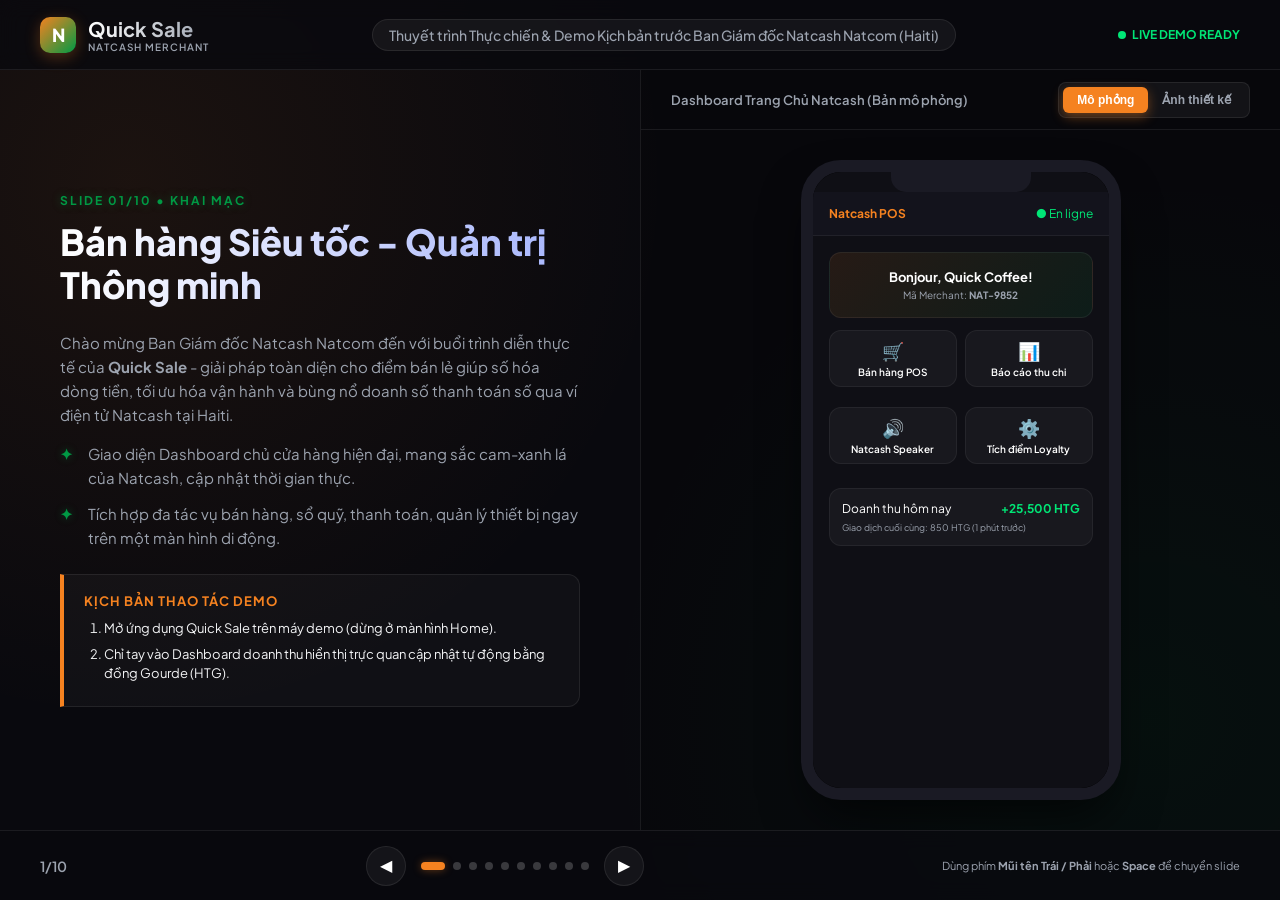
<file: raw/demo1/index.html>
<!DOCTYPE html>
<html lang="vi">
<head>
    <meta charset="UTF-8">
    <meta name="viewport" content="width=device-width, initial-scale=1.0">
    <title>Thuyết trình & Demo Thực chiến Quick Sale (Natcash Merchant)</title>
    <link rel="stylesheet" href="style.css">
</head>
<body>

    <!-- App Header -->
    <header class="app-header">
        <div class="brand">
            <div class="brand-logo">N</div>
            <div>
                <h1 class="brand-name">Quick Sale</h1>
                <p style="font-size: 10px; color: var(--text-muted); font-weight: 600; text-transform: uppercase; letter-spacing: 1px;">Natcash Merchant</p>
            </div>
        </div>
        <div class="presentation-title">
            Thuyết trình Thực chiến & Demo Kịch bản trước Ban Giám đốc Natcash Natcom (Haiti)
        </div>
        <div style="font-size: 12px; font-weight: 700; color: var(--success); display: flex; align-items: center; gap: 6px;">
            <span style="width: 8px; height: 8px; background: var(--success); border-radius: 50%; display: inline-block;"></span>
            LIVE DEMO READY
        </div>
    </header>

    <!-- Main Container -->
    <main class="main-container">
        <!-- Left Side: Slides content -->
        <div class="slides-wrapper">
            
            <!-- Slide 1 -->
            <div class="slide active" id="slide-1">
                <span class="slide-tag">Slide 01/10 • Khai mạc</span>
                <h2 class="slide-title">Bán hàng Siêu tốc - Quản trị Thông minh</h2>
                <div class="slide-content">
                    <p>Chào mừng Ban Giám đốc Natcash Natcom đến với buổi trình diễn thực tế của <b>Quick Sale</b> - giải pháp toàn diện cho điểm bán lẻ giúp số hóa dòng tiền, tối ưu hóa vận hành và bùng nổ doanh số thanh toán số qua ví điện tử Natcash tại Haiti.</p>
                    <ul class="feature-list">
                        <li>Giao diện Dashboard chủ cửa hàng hiện đại, mang sắc cam-xanh lá của Natcash, cập nhật thời gian thực.</li>
                        <li>Tích hợp đa tác vụ bán hàng, sổ quỹ, thanh toán, quản lý thiết bị ngay trên một màn hình di động.</li>
                    </ul>
                    <div class="script-box">
                        <div class="script-title">Kịch bản Thao tác Demo</div>
                        <div class="script-steps">
                            <ol>
                                <li>Mở ứng dụng Quick Sale trên máy demo (dừng ở màn hình Home).</li>
                                <li>Chỉ tay vào Dashboard doanh thu hiển thị trực quan cập nhật tự động bằng đồng Gourde (HTG).</li>
                            </ol>
                        </div>
                    </div>
                </div>
            </div>

            <!-- Slide 2 -->
            <div class="slide" id="slide-2">
                <span class="slide-tag">Slide 02/10 • Bối cảnh thị trường</span>
                <h2 class="slide-title">3 Nỗi đau lớn của Merchant tại Haiti</h2>
                <div class="slide-content">
                    <p>Các cửa hàng tạp hóa, quán cà phê nhỏ lẻ tại các thành phố của Haiti đang gặp bế tắc lớn trong vận hành hàng ngày vì thiếu công cụ quản lý bán hàng.</p>
                    <ul class="painpoint-list">
                        <li><b>Thất thoát quỹ tiền mặt Gourde</b>: Thất thoát doanh thu do không ghi chép hoặc ghi nhầm sổ sách các khoản chi nhỏ lẻ hàng ngày.</li>
                        <li><b>Tắc nghẽn giờ cao điểm</b>: Khách xếp hàng dài chờ tính toán, thối tiền hoặc đối chiếu chuyển tiền ví thủ công, gây trải nghiệm xấu.</li>
                        <li><b>Không giữ chân được khách cũ</b>: Thiếu cơ chế khuyến mãi, tích điểm chuyên nghiệp để lôi kéo khách hàng quay lại mua hàng.</li>
                    </ul>
                    <div class="script-box">
                        <div class="script-title">Giải pháp Quick Sale</div>
                        <div class="script-steps">
                            Số hóa toàn bộ quy trình bán hàng, thanh toán và Loyalty giúp giải quyết triệt để 3 vấn đề trên bằng công nghệ tự động hóa cho các điểm bán của Natcash.
                        </div>
                    </div>
                </div>
            </div>

            <!-- Slide 3 -->
            <div class="slide" id="slide-3">
                <span class="slide-tag">Slide 03/10 • Tổng quan Giải pháp</span>
                <h2 class="slide-title">Kiến trúc Giải pháp 3-trong-1</h2>
                <div class="slide-content">
                    <p>Hệ sinh thái Quick Sale kết nối khép kín 3 thành phần cốt lõi để nâng cao trải nghiệm khách hàng và tối ưu doanh thu cho điểm bán.</p>
                    <ul class="feature-list">
                        <li><b>POS Di động thông minh</b>: Cho phép nhân viên tạo đơn hàng, áp dụng combo, chiết khấu và thối tiền chỉ trong vài giây.</li>
                        <li><b>Loa Natcash Speaker</b>: Đọc to âm thanh giao dịch tức thì bằng tiếng Creole/Pháp, tạo niềm tin thanh toán QR nhanh gọn.</li>
                        <li><b>Hệ thống quản trị trung tâm</b>: Giúp chủ chuỗi giám sát doanh thu mọi chi nhánh con tại Haiti từ xa.</li>
                    </ul>
                    <div class="script-box">
                        <div class="script-title">Kịch bản Thao tác Demo</div>
                        <div class="script-steps">
                            Trình bày tổng thể sự liên kết giữa App di động và thiết bị IoT loa để ban giám đốc hình dung mô hình vận hành khép kín tại quầy.
                        </div>
                    </div>
                </div>
            </div>

            <!-- Slide 4 -->
            <div class="slide" id="slide-4">
                <span class="slide-tag">Slide 04/10 • Module 1</span>
                <h2 class="slide-title">Onboarding eKYC Siêu tốc trong 5 Phút</h2>
                <div class="slide-content">
                    <p>Rút ngắn thời gian đưa merchant mới vào hệ thống nhờ luồng tự đăng ký 4 bước tối giản tích hợp kiểm tra tự động phù hợp với pháp lý tại Haiti.</p>
                    <ul class="feature-list">
                        <li>Phân tách rõ ràng luồng đăng ký cho Merchant cá nhân nhỏ lẻ và Doanh nghiệp vừa.</li>
                        <li>Quét và tải tài liệu trực tiếp qua app: Thẻ căn cước quốc gia (CIN/NIF), giấy phép kinh doanh (Patente).</li>
                        <li>Liên kết tài khoản ngân hàng lớn tại Haiti (như Sogebank, Unibank, BNC) nhận hoa hồng ngay trong luồng.</li>
                    </ul>
                    <div class="script-box">
                        <div class="script-title">Kịch bản Thao tác Demo</div>
                        <div class="script-steps">
                            <ol>
                                <li>Bấm <b>Tiếp tục</b> trên màn hình mô phỏng eKYC để điền nhanh thông tin Merchant tại Haiti.</li>
                                <li>Điền thông tin ID và Bank, click <b>Gửi phê duyệt</b> ở bước 4 để hoàn tất quy trình đăng ký.</li>
                            </ol>
                        </div>
                    </div>
                </div>
            </div>

            <!-- Slide 5 -->
            <div class="slide" id="slide-5">
                <span class="slide-tag">Slide 05/10 • Module 2 (P.1)</span>
                <h2 class="slide-title">Cỗ máy Bán hàng POS & Bán chéo Combo</h2>
                <div class="slide-content">
                    <p>Giao diện POS thiết kế trực quan giúp tăng giá trị giao dịch trung bình bằng cách gợi ý combo và chiết khấu nhanh chóng.</p>
                    <ul class="feature-list">
                        <li>Giao diện bán hàng dạng lưới sản phẩm hoặc tìm kiếm thông minh bằng mã vạch/barcode.</li>
                        <li>Thiết lập và gợi ý bán chéo các Combo đồ ăn, thức uống có sẵn để gia tăng doanh số.</li>
                        <li>Hỗ trợ áp dụng giảm giá trực tiếp theo phần trăm (%) hoặc số tiền cụ thể bằng đồng Gourde (HTG).</li>
                    </ul>
                    <div class="script-box">
                        <div class="script-title">Kịch bản Thao tác Demo</div>
                        <div class="script-steps">
                            <ol>
                                <li>Bấm vào các nút sản phẩm trên máy giả lập để thêm vào giỏ hàng.</li>
                                <li>Thêm một Combo sản phẩm ăn sáng, giỏ hàng tự cập nhật và áp dụng chiết khấu 5%.</li>
                                <li>Bấm <b>Thanh toán</b> để chuyển sang màn hình tính toán tiền mặt.</li>
                            </ol>
                        </div>
                    </div>
                </div>
            </div>

            <!-- Slide 6 -->
            <div class="slide" id="slide-6">
                <span class="slide-tag">Slide 06/10 • Module 2 (P.2)</span>
                <h2 class="slide-title">Lưu Đơn tạm & Máy tính Thối tiền tự động</h2>
                <div class="slide-content">
                    <p>Giải phóng quầy thu ngân trong giờ cao điểm và triệt tiêu hoàn toàn thâm hụt tài chính do tính nhầm tiền thừa.</p>
                    <ul class="feature-list">
                        <li><b>Lưu đơn tạm (Drafts)</b>: Giữ giỏ hàng hiện tại khi khách đổi ý, giải phóng quầy cho khách tiếp theo và khôi phục lại tức thì.</li>
                        <li><b>Tự tính tiền thừa (Cash Change)</b>: Chỉ cần nhập số tiền khách đưa bằng Gourde (HTG), hệ thống hiển thị số tiền thừa nhân viên phải thối lại.</li>
                    </ul>
                    <div class="script-box">
                        <div class="script-title">Kịch bản Thao tác Demo</div>
                        <div class="script-steps">
                            <ol>
                                <li>Tại màn hình giả lập, nhấp chọn số tiền khách đưa (ví dụ: 1,000 HTG).</li>
                                <li>Nhìn trực quan số tiền thối lại được tính toán tự động hiển thị trên màn hình.</li>
                                <li>Nhấp **Hoàn thành** để lưu hóa đơn vào sổ quỹ.</li>
                            </ol>
                        </div>
                    </div>
                </div>
            </div>

            <!-- Slide 7 -->
            <div class="slide" id="slide-7">
                <span class="slide-tag">Slide 07/10 • Module 3</span>
                <h2 class="slide-title">Loa Natcash Speaker - Chống Fake Bill</h2>
                <div class="slide-content">
                    <p>Thiết bị loa thông báo giao dịch IoT giải quyết triệt để vấn đề niềm tin thanh toán QR tại các quầy thu ngân bận rộn ở Haiti.</p>
                    <ul class="feature-list">
                        <li>Kết nối đơn giản với loa qua Wi-Fi cửa hàng hoặc lắp SIM dữ liệu 4G Natcom.</li>
                        <li>Tự động đọc to số tiền giao dịch thành công bằng tiếng Creole (Haiti) thời gian thực (Real-time voice).</li>
                        <li>Quản lý trạng thái trực tuyến của nhiều loa khác nhau trực tiếp trên app.</li>
                    </ul>
                    <div class="script-box">
                        <div class="script-title">Kịch bản Thao tác Demo</div>
                        <div class="script-steps">
                            <ol>
                                <li>Bấm nút **Kiểm thử giao dịch: 1,500 HTG** trên màn hình giả lập.</li>
                                <li>Quan sát sóng âm nhấp nháy trên loa mô phỏng và nghe âm thanh đọc tiền bằng tiếng Creole: *"Natcash resevwa mil senksan goud"*.</li>
                            </ol>
                        </div>
                    </div>
                </div>
            </div>

            <!-- Slide 8 -->
            <div class="slide" id="slide-8">
                <span class="slide-tag">Slide 08/10 • Module 4</span>
                <h2 class="slide-title">Quản trị Đa Chi nhánh & Đồng bộ chuỗi</h2>
                <div class="slide-content">
                    <p>Giúp các chủ cửa hàng mở rộng quy mô kinh doanh không giới hạn, đồng bộ danh mục mặt hàng dễ dàng tại Haiti.</p>
                    <ul class="feature-list">
                        <li>Phân quyền chuỗi: Tài khoản chủ Admin giám sát toàn bộ thông tin chi tiết và doanh số của các chi nhánh con (Sub-Merchant) tại Haiti (Delmas, Cap-Haïtien).</li>
                        <li>Đồng bộ tập trung kho danh mục sản phẩm xuống các máy POS chi nhánh phụ ngay tức thì.</li>
                        <li>Giới hạn cấu hình tối đa 20 danh mục sản phẩm để giao diện POS di động luôn mượt mà.</li>
                    </ul>
                    <div class="script-box">
                        <div class="script-title">Kịch bản Thao tác Demo</div>
                        <div class="script-steps">
                            <ol>
                                <li>Nhìn vào danh sách chi nhánh phụ của cửa hàng tại Delmas và Cap-Haïtien trên giả lập.</li>
                                <li>Kiểm tra cấu hình danh mục sản phẩm tập trung đang hiển thị.</li>
                            </ol>
                        </div>
                    </div>
                </div>
            </div>

            <!-- Slide 9 -->
            <div class="slide" id="slide-9">
                <span class="slide-tag">Slide 09/10 • Module 5</span>
                <h2 class="slide-title">Sổ quỹ Cash Book & Tích điểm Loyalty</h2>
                <div class="slide-content">
                    <p>Ghi nhận mọi biến động dòng tiền không thất thoát và xây dựng tệp khách hàng trung thành bền vững.</p>
                    <ul class="feature-list">
                        <li><b>Sổ quỹ di động</b>: Tự động ghi chép doanh thu đơn hàng và cho phép log tay các khoản chi tiêu nhỏ lẻ bằng đồng Gourde (HTG).</li>
                        <li><b>Tích điểm Loyalty (Point Setup)</b>: Cấu hình quy đổi điểm tích lũy theo giá trị giao dịch (100 HTG = 1 MP) và đổi điểm thành tiền giảm giá trực tiếp.</li>
                    </ul>
                    <div class="script-box">
                        <div class="script-title">Kịch bản Thao tác Demo</div>
                        <div class="script-steps">
                            <ol>
                                <li>Thay đổi giá trị giao dịch trong hộp Loyalty trên máy giả lập để xem số điểm MP tự tính toán.</li>
                                <li>Nhập nội dung chi tiêu phát sinh ở ô sổ quỹ để ghi nhận phiếu chi mới vào danh sách.</li>
                            </ol>
                        </div>
                    </div>
                </div>
            </div>

            <!-- Slide 10 -->
            <div class="slide" id="slide-10">
                <span class="slide-tag">Slide 10/10 • Giai đoạn tiếp theo</span>
                <h2 class="slide-title">Kế hoạch Hành động & Đề xuất Thử nghiệm</h2>
                <div class="slide-content">
                    <p>Quick Sale đã sẵn sàng tích hợp và triển khai thực chiến. Đề xuất kế hoạch thử nghiệm để chứng minh số liệu tăng trưởng cho Natcash.</p>
                    <ul class="feature-list">
                        <li><b>Tháng 1 (Pilot)</b>: Triển khai thử nghiệm cho 100 Merchant tại Port-au-Prince để thu thập phản hồi và đo lường hiệu quả.</li>
                        <li><b>Tháng 2 (Launch)</b>: Ra mắt gói Combo Loa IoT + Ứng dụng Quick Sale trên toàn lãnh thổ Haiti.</li>
                        <li><b>Tương lai (Scale)</b>: Cho vay vốn Merchant (Lending) dựa trên lịch sử dòng tiền của sổ quỹ Cash Book.</li>
                    </ul>
                    <div class="script-box">
                        <div class="script-title">Kết luận từ Chuyên gia</div>
                        <div class="script-steps">
                            *"Kính đề xuất Ban Giám đốc phê duyệt triển khai thử nghiệm Giai đoạn 1 ngay trong tháng này tại Port-au-Prince để Natcash nhanh chóng chiếm lĩnh thị trường thanh toán Merchant tại Haiti!"*
                        </div>
                    </div>
                </div>
            </div>

        </div>

        <!-- Right Side: Interactive visualization / Phone Simulator -->
        <div class="visual-wrapper">
            <div class="visual-header">
                <div class="visual-title" id="visualTitle">Bản mô phỏng tương tác</div>
                <div class="mode-selectors">
                    <button class="mode-btn active" id="modeSim">Mô phỏng</button>
                    <button class="mode-btn" id="modeImg">Ảnh thiết kế</button>
                </div>
            </div>
            
            <div class="visual-body">
                <!-- UI Screenshot Container -->
                <div class="screenshot-container" id="screenshotContainer" style="display: none;">
                    <img src="./Home.jpg" alt="Dashboard" class="screenshot-img" id="screenshotImg">
                </div>
                
                <!-- Interactive Simulator Container -->
                <div class="simulator-container" id="simulatorContainer" style="display: flex;">
                    <div class="phone-frame">
                        <div class="phone-notch"></div>
                        <div class="phone-screen" id="phoneScreen">
                            <!-- Injected dynamically by JS -->
                        </div>
                    </div>
                </div>
            </div>
        </div>
    </main>

    <!-- App Footer -->
    <footer class="app-footer">
        <div class="slide-number" id="slideNum">1/10</div>
        
        <div class="nav-controls">
            <button class="nav-btn" id="prevBtn" aria-label="Slide trước">◀</button>
            <div class="progress-dots">
                <!-- Injected dynamically by JS -->
            </div>
            <button class="nav-btn" id="nextBtn" aria-label="Slide tiếp">▶</button>
        </div>
        
        <div style="font-size: 11px; color: var(--text-muted);">
            Dùng phím <b>Mũi tên Trái / Phải</b> hoặc <b>Space</b> để chuyển slide
        </div>
    </footer>

    <script src="script.js"></script>
</body>
</html>
</file>
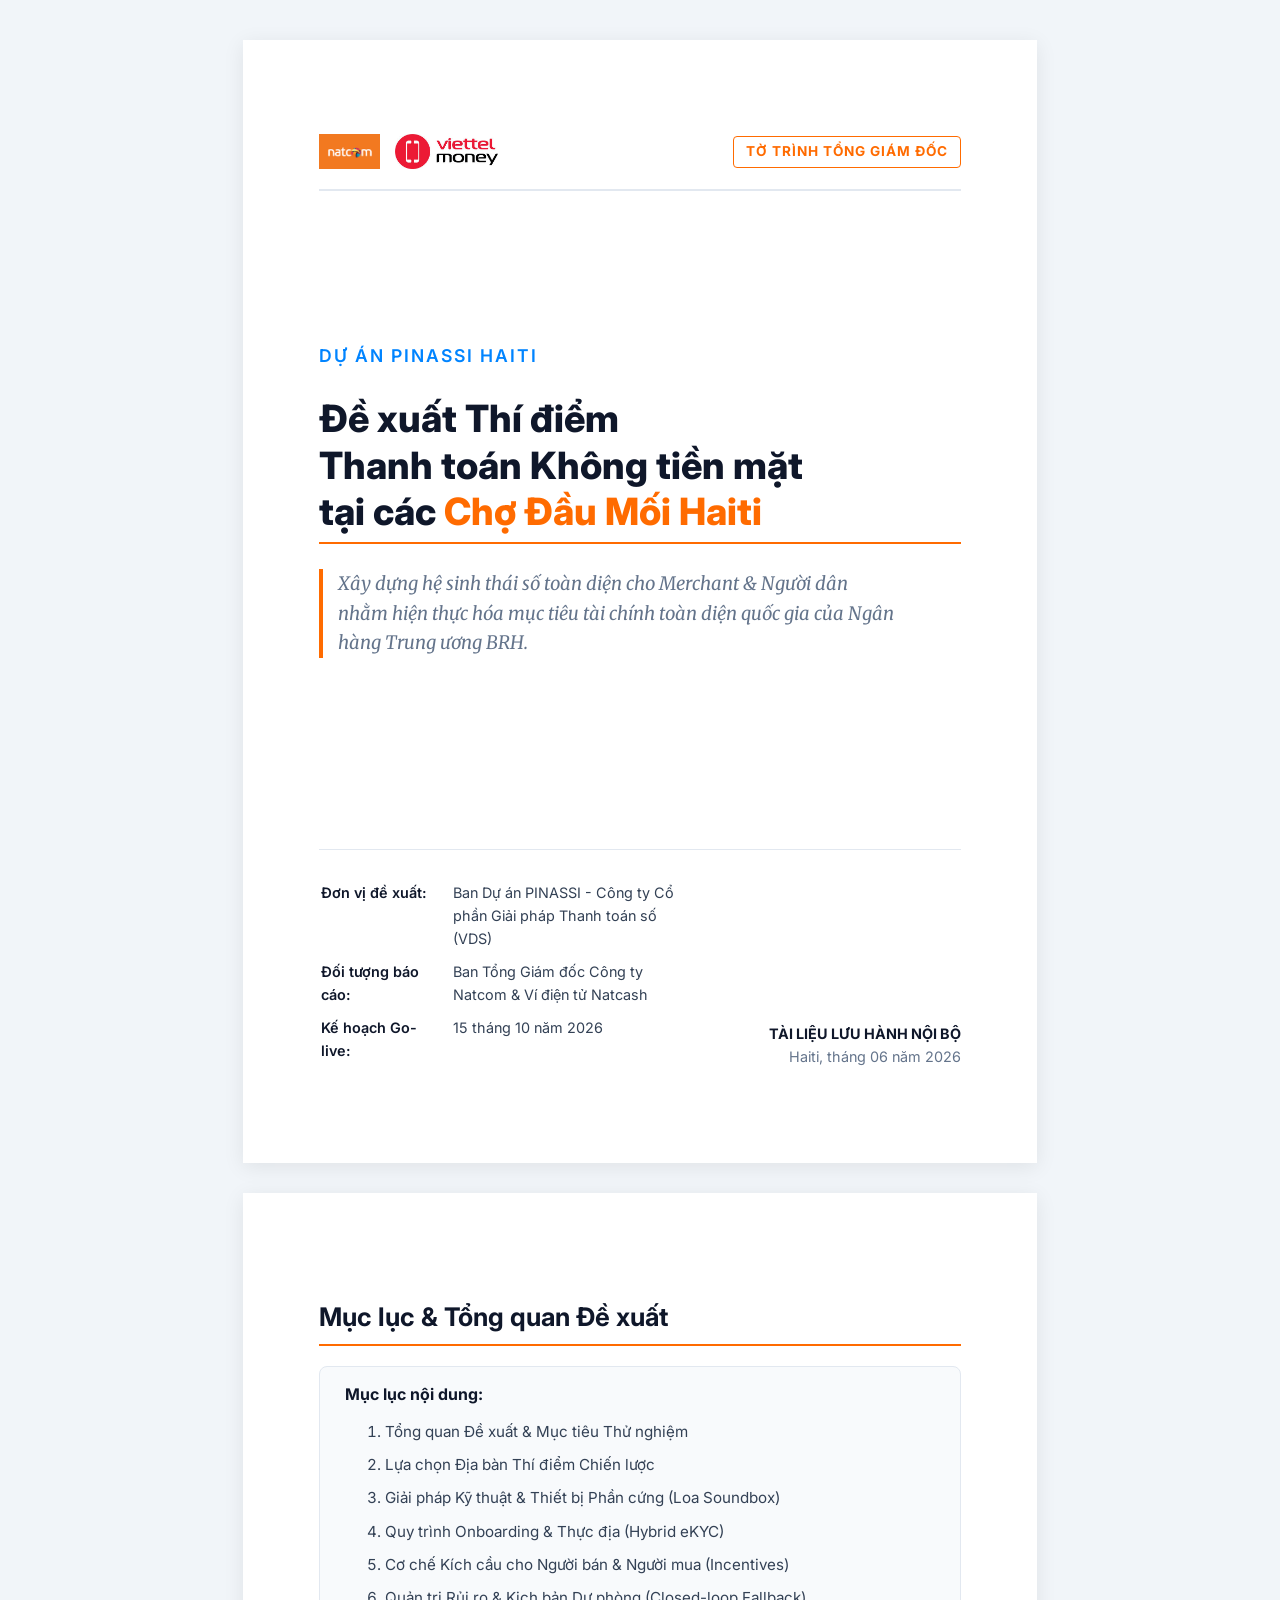
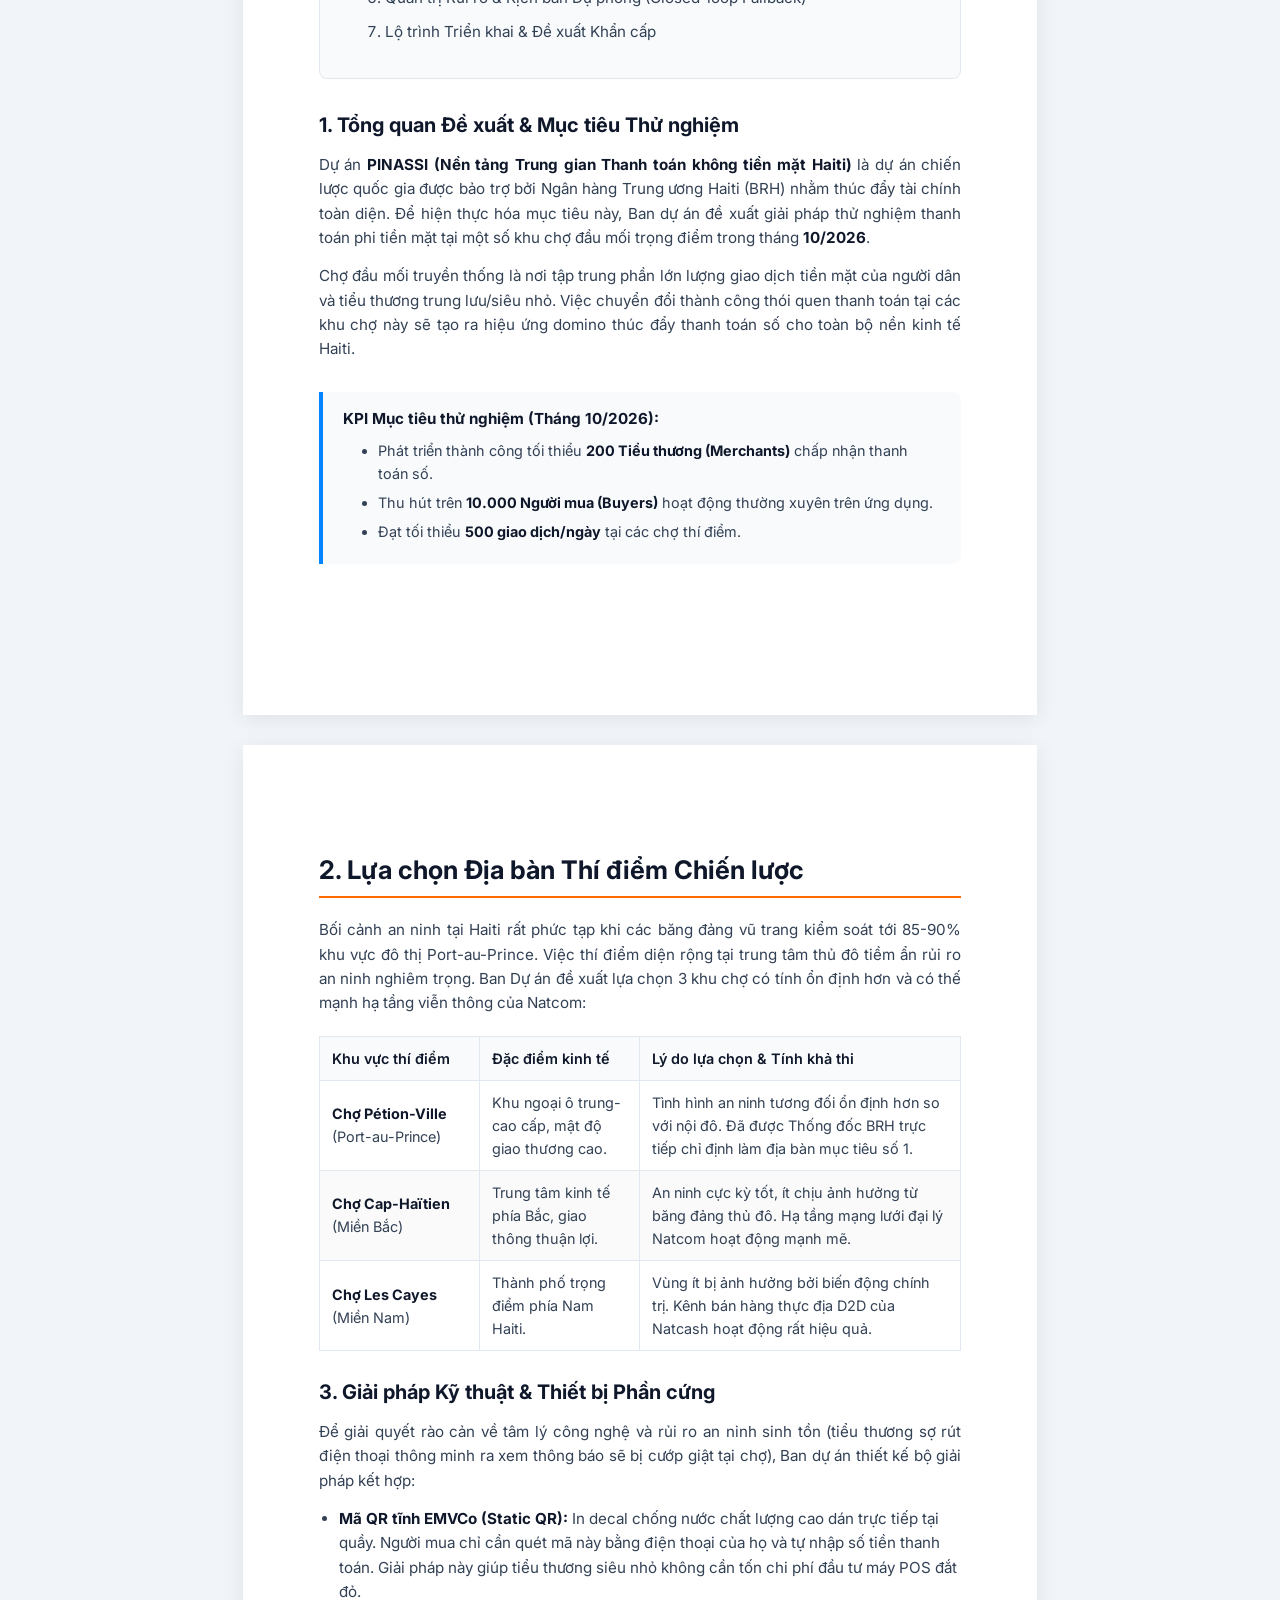
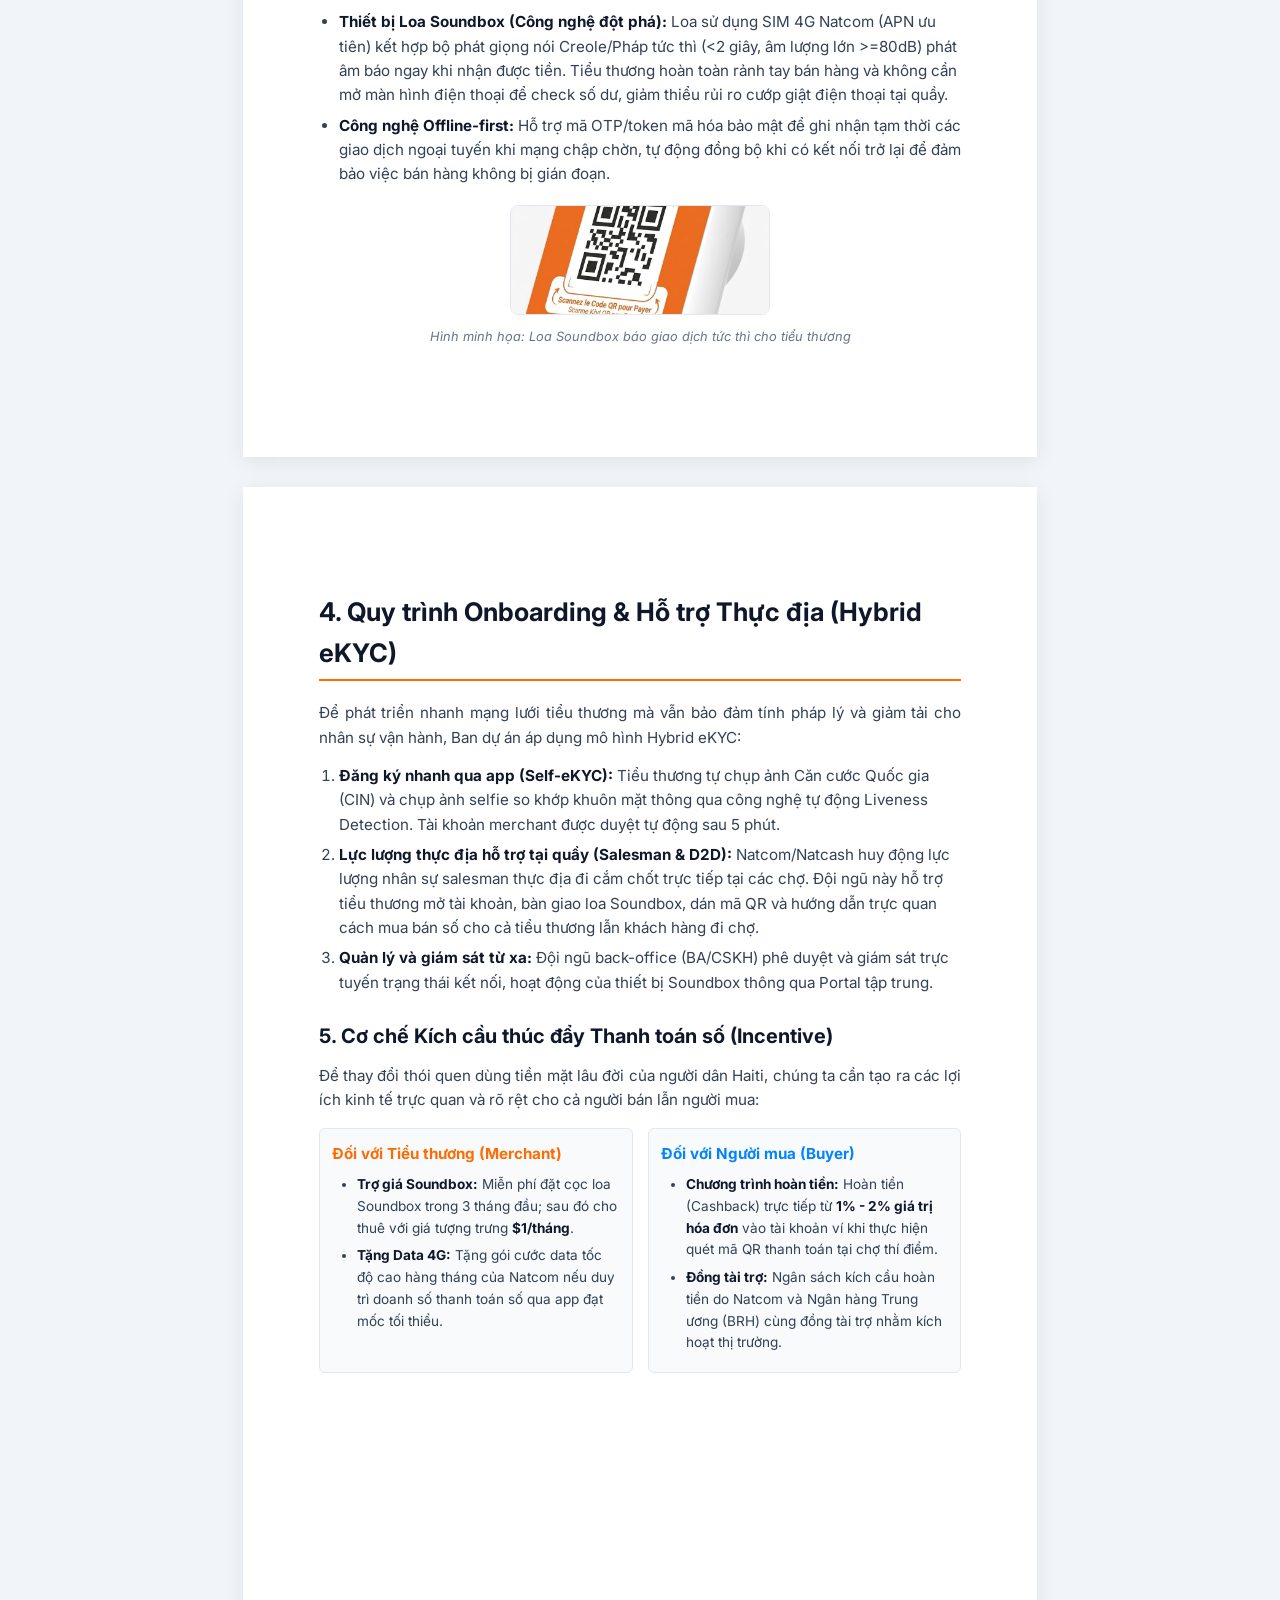
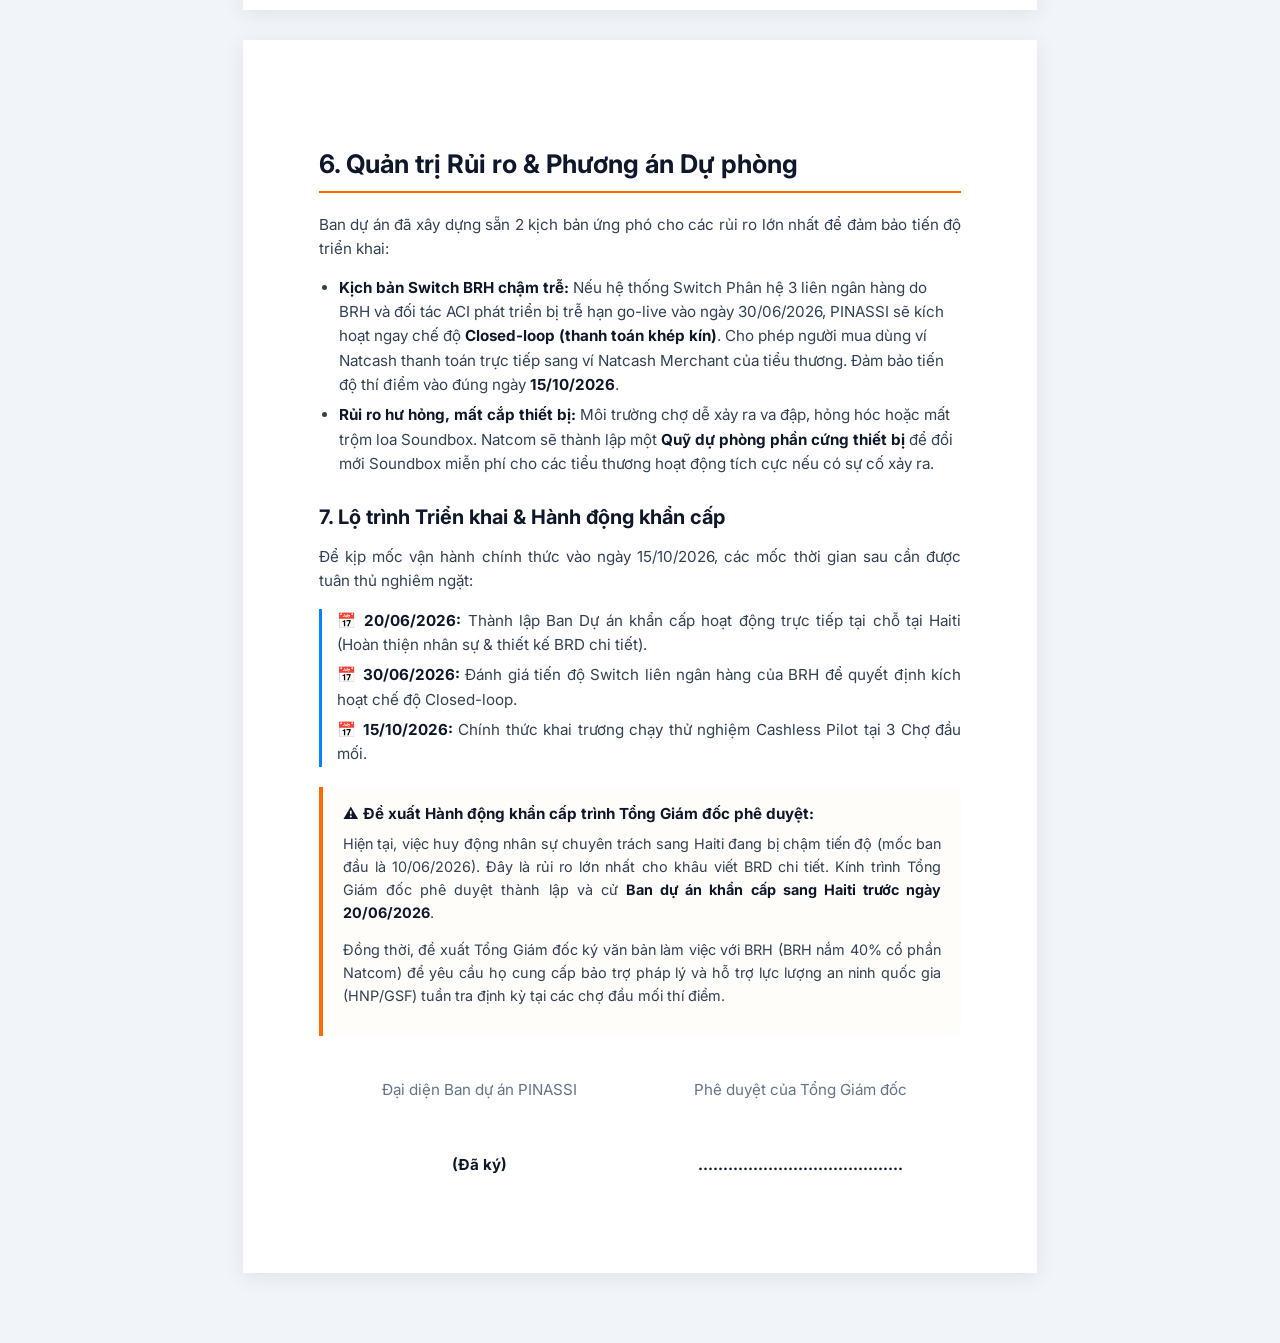
<file: output/Bao_Cao_De_Xuat_Thi_Diem_Chuyen_Dich_So.html>
<!DOCTYPE html>
<html lang="vi">
<head>
    <meta charset="UTF-8">
    <meta name="viewport" content="width=device-width, initial-scale=1.0">
    <title>Báo cáo: Đề xuất Thí điểm Thanh toán Không tiền mặt tại các Chợ Đầu mối Haiti</title>
    <link rel="preconnect" href="https://fonts.googleapis.com">
    <link rel="preconnect" href="https://fonts.gstatic.com" crossorigin>
    <link href="https://fonts.googleapis.com/css2?family=Inter:wght@300;400;500;600;700;800&family=Merriweather:ital,wght@0,300;0,400;0,700;1,300&display=swap" rel="stylesheet">
    <style>
        :root {
            --primary-color: #0F172A;
            --secondary-color: #FF6B00; /* Natcash Orange */
            --accent-blue: #0084FF; /* Natcom Blue */
            --text-color: #334155;
            --text-dark: #0F172A;
            --border-color: #E2E8F0;
            --bg-light: #F8FAFC;
        }

        * {
            box-sizing: border-box;
            margin: 0;
            padding: 0;
        }

        body {
            font-family: 'Inter', sans-serif;
            color: var(--text-color);
            line-height: 1.6;
            background-color: #F1F5F9;
            padding: 40px 0;
        }

        /* A4 Page Formatting */
        .page {
            width: 210mm;
            min-height: 297mm;
            padding: 25mm 20mm;
            margin: 0 auto 30px auto;
            background: #ffffff;
            box-shadow: 0 4px 20px rgba(0, 0, 0, 0.08);
            position: relative;
            box-sizing: border-box;
            page-break-after: always;
        }

        /* Cover Page Styling */
        .cover-page {
            display: flex;
            flex-direction: column;
            justify-content: space-between;
            height: calc(297mm - 50mm); /* Height minus margins */
        }

        .cover-header {
            display: flex;
            justify-content: space-between;
            align-items: center;
            border-bottom: 2px solid var(--border-color);
            padding-bottom: 20px;
        }

        .cover-logos {
            display: flex;
            gap: 15px;
            align-items: center;
        }

        .logo-img {
            height: 35px;
            object-fit: contain;
        }

        .doc-tag {
            font-size: 0.85rem;
            font-weight: 700;
            letter-spacing: 1px;
            text-transform: uppercase;
            color: var(--secondary-color);
            border: 1px solid var(--secondary-color);
            padding: 4px 12px;
            border-radius: 4px;
        }

        .cover-body {
            flex-grow: 1;
            display: flex;
            flex-direction: column;
            justify-content: center;
            margin: 40px 0;
        }

        .project-category {
            font-size: 1.1rem;
            font-weight: 600;
            text-transform: uppercase;
            letter-spacing: 2px;
            color: var(--accent-blue);
            margin-bottom: 15px;
        }

        .main-title {
            font-size: 2.35rem;
            font-weight: 800;
            line-height: 1.25;
            color: var(--text-dark);
            margin-bottom: 25px;
        }

        .main-title span {
            color: var(--secondary-color);
        }

        .document-subtitle {
            font-family: 'Merriweather', serif;
            font-size: 1.15rem;
            font-style: italic;
            color: #64748B;
            border-left: 4px solid var(--secondary-color);
            padding-left: 15px;
            margin-bottom: 40px;
            max-width: 90%;
        }

        .cover-footer {
            border-top: 1px solid var(--border-color);
            padding-top: 25px;
            display: grid;
            grid-template-columns: 1.2fr 0.8fr;
            gap: 20px;
            font-size: 0.9rem;
        }

        .metadata-table td {
            padding: 4px 10px 4px 0;
            vertical-align: top;
        }
        .metadata-table td.label {
            font-weight: 600;
            color: var(--text-dark);
            width: 130px;
        }

        /* Document Typography */
        h1, h2, h3, h4 {
            color: var(--text-dark);
            font-weight: 700;
            page-break-after: avoid;
        }

        h1 {
            font-size: 1.6rem;
            border-bottom: 2px solid var(--secondary-color);
            padding-bottom: 6px;
            margin-bottom: 20px;
            margin-top: 10px;
        }

        h2 {
            font-size: 1.25rem;
            margin: 25px 0 12px 0;
            color: var(--text-dark);
        }

        p {
            margin-bottom: 14px;
            text-align: justify;
            font-size: 0.95rem;
        }

        strong {
            color: var(--text-dark);
        }

        ul, ol {
            margin-bottom: 18px;
            padding-left: 20px;
            font-size: 0.95rem;
        }

        li {
            margin-bottom: 6px;
        }

        /* Tables styling */
        table.data-table {
            width: 100%;
            border-collapse: collapse;
            margin: 20px 0;
            font-size: 0.9rem;
        }

        table.data-table th, table.data-table td {
            border: 1px solid var(--border-color);
            padding: 10px 12px;
            text-align: left;
        }

        table.data-table th {
            background-color: var(--bg-light);
            color: var(--text-dark);
            font-weight: 600;
        }

        table.data-table tr:nth-child(even) {
            background-color: #FAFAFA;
        }

        /* Callout Box / Highlight Box */
        .callout-box {
            background-color: var(--bg-light);
            border-left: 4px solid var(--accent-blue);
            padding: 15px 20px;
            border-radius: 0 8px 8px 0;
            margin: 20px 0;
            font-size: 0.95rem;
        }

        .callout-box.warning {
            border-left-color: var(--secondary-color);
            background-color: #FFFDF9;
        }

        /* Header / Footer for pages inside */
        .page-header-text {
            position: absolute;
            top: 15mm;
            left: 20mm;
            right: 20mm;
            display: flex;
            justify-content: space-between;
            font-size: 0.75rem;
            color: #94A3B8;
            border-bottom: 1px solid #F1F5F9;
            padding-bottom: 6px;
            display: none; /* Hidden on screen, shown in print via print query */
        }

        .page-footer-text {
            position: absolute;
            bottom: 15mm;
            left: 20mm;
            right: 20mm;
            display: flex;
            justify-content: space-between;
            font-size: 0.75rem;
            color: #94A3B8;
            border-top: 1px solid #F1F5F9;
            padding-top: 6px;
            display: none; /* Hidden on screen, shown in print via print query */
        }

        /* Page Content wrapper */
        .content-wrap {
            margin-top: 10px;
        }

        /* Print Settings CSS */
        @media print {
            body {
                background: none;
                padding: 0;
            }
            .page {
                margin: 0;
                box-shadow: none;
                page-break-after: always;
            }
            .page-header-text, .page-footer-text {
                display: flex !important; /* Force display on print */
            }
        }
    </style>
</head>
<body>

    <!-- PAGE 1: BÌA BÁO CÁO (COVER PAGE) -->
    <div class="page">
        <div class="cover-page">
            <header class="cover-header">
                <div class="cover-logos">
                    <img src="./natcom logo.png" alt="Natcom Logo" class="logo-img" onerror="this.style.display='none'">
                    <img src="./vds logo.jpg" alt="VDS Logo" class="logo-img" onerror="this.style.display='none'">
                </div>
                <div class="doc-tag">TỜ TRÌNH TỔNG GIÁM ĐỐC</div>
            </header>

            <div class="cover-body">
                <div class="project-category">DỰ ÁN PINASSI HAITI</div>
                <h1 class="main-title">
                    Đề xuất Thí điểm<br>Thanh toán Không tiền mặt<br>tại các <span>Chợ Đầu Mối Haiti</span>
                </h1>
                <div class="document-subtitle">
                    Xây dựng hệ sinh thái số toàn diện cho Merchant & Người dân nhằm hiện thực hóa mục tiêu tài chính toàn diện quốc gia của Ngân hàng Trung ương BRH.
                </div>
            </div>

            <footer class="cover-footer">
                <div>
                    <table class="metadata-table">
                        <tr>
                            <td class="label">Đơn vị đề xuất:</td>
                            <td>Ban Dự án PINASSI - Công ty Cổ phần Giải pháp Thanh toán số (VDS)</td>
                        </tr>
                        <tr>
                            <td class="label">Đối tượng báo cáo:</td>
                            <td>Ban Tổng Giám đốc Công ty Natcom & Ví điện tử Natcash</td>
                        </tr>
                        <tr>
                            <td class="label">Kế hoạch Go-live:</td>
                            <td>15 tháng 10 năm 2026</td>
                        </tr>
                    </table>
                </div>
                <div style="text-align: right; display: flex; flex-direction: column; justify-content: flex-end;">
                    <strong style="color:var(--text-dark);">TÀI LIỆU LƯU HÀNH NỘI BỘ</strong>
                    <span style="color:#64748B;">Haiti, tháng 06 năm 2026</span>
                </div>
            </footer>
        </div>
    </div>


    <!-- PAGE 2: MỤC LỤC & TỔNG QUAN -->
    <div class="page">
        <div class="page-header-text">
            <span>TỜ TRÌNH: THÍ ĐIỂM CHỢ ĐẦU MỐI HAITI</span>
            <span>MỤC LỤC & TỔNG QUAN</span>
        </div>

        <div class="content-wrap" style="margin-top: 10px;">
            <h1>Mục lục & Tổng quan Đề xuất</h1>
            
            <div style="margin: 20px 0; background: var(--bg-light); padding: 15px 25px; border-radius: 8px; border: 1px solid var(--border-color);">
                <strong style="display:block; margin-bottom:10px; color:var(--text-dark);">Mục lục nội dung:</strong>
                <ol style="margin-left: 20px; line-height: 1.8;">
                    <li>Tổng quan Đề xuất & Mục tiêu Thử nghiệm</li>
                    <li>Lựa chọn Địa bàn Thí điểm Chiến lược</li>
                    <li>Giải pháp Kỹ thuật & Thiết bị Phần cứng (Loa Soundbox)</li>
                    <li>Quy trình Onboarding & Thực địa (Hybrid eKYC)</li>
                    <li>Cơ chế Kích cầu cho Người bán & Người mua (Incentives)</li>
                    <li>Quản trị Rủi ro & Kịch bản Dự phòng (Closed-loop Fallback)</li>
                    <li>Lộ trình Triển khai & Đề xuất Khẩn cấp</li>
                </ol>
            </div>

            <h2 style="margin-top: 30px;">1. Tổng quan Đề xuất & Mục tiêu Thử nghiệm</h2>
            <p>
                Dự án <strong>PINASSI (Nền tảng Trung gian Thanh toán không tiền mặt Haiti)</strong> là dự án chiến lược quốc gia được bảo trợ bởi Ngân hàng Trung ương Haiti (BRH) nhằm thúc đẩy tài chính toàn diện. Để hiện thực hóa mục tiêu này, Ban dự án đề xuất giải pháp thử nghiệm thanh toán phi tiền mặt tại một số khu chợ đầu mối trọng điểm trong tháng <strong>10/2026</strong>.
            </p>
            <p>
                Chợ đầu mối truyền thống là nơi tập trung phần lớn lượng giao dịch tiền mặt của người dân và tiểu thương trung lưu/siêu nhỏ. Việc chuyển đổi thành công thói quen thanh toán tại các khu chợ này sẽ tạo ra hiệu ứng domino thúc đẩy thanh toán số cho toàn bộ nền kinh tế Haiti.
            </p>
            
            <div class="callout-box" style="margin-top: 30px;">
                <strong>KPI Mục tiêu thử nghiệm (Tháng 10/2026):</strong>
                <ul style="margin: 8px 0 0 15px; font-size: 0.9rem;">
                    <li>Phát triển thành công tối thiểu <strong>200 Tiểu thương (Merchants)</strong> chấp nhận thanh toán số.</li>
                    <li>Thu hút trên <strong>10.000 Người mua (Buyers)</strong> hoạt động thường xuyên trên ứng dụng.</li>
                    <li>Đạt tối thiểu <strong>500 giao dịch/ngày</strong> tại các chợ thí điểm.</li>
                </ul>
            </div>
        </div>

        <div class="page-footer-text">
            <span>Dự án PINASSI Haiti | 2026</span>
            <span>Trang 2</span>
        </div>
    </div>


    <!-- PAGE 3: ĐỊA BÀN THÍ ĐIỂM & GIẢI PHÁP PHẦN CỨNG -->
    <div class="page">
        <div class="page-header-text">
            <span>TỜ TRÌNH: THÍ ĐIỂM CHỢ ĐẦU MỐI HAITI</span>
            <span>ĐỊA BÀN & CÔNG NGHỆ THIẾT BỊ</span>
        </div>

        <div class="content-wrap" style="margin-top: 10px;">
            <h1>2. Lựa chọn Địa bàn Thí điểm Chiến lược</h1>
            <p>
                Bối cảnh an ninh tại Haiti rất phức tạp khi các băng đảng vũ trang kiểm soát tới 85-90% khu vực đô thị Port-au-Prince. Việc thí điểm diện rộng tại trung tâm thủ đô tiềm ẩn rủi ro an ninh nghiêm trọng. Ban Dự án đề xuất lựa chọn 3 khu chợ có tính ổn định hơn và có thế mạnh hạ tầng viễn thông của Natcom:
            </p>
            
            <table class="data-table">
                <thead>
                    <tr>
                        <th style="width: 25%;">Khu vực thí điểm</th>
                        <th style="width: 25%;">Đặc điểm kinh tế</th>
                        <th style="width: 50%;">Lý do lựa chọn & Tính khả thi</th>
                    </tr>
                </thead>
                <tbody>
                    <tr>
                        <td><strong>Chợ Pétion-Ville</strong> (Port-au-Prince)</td>
                        <td>Khu ngoại ô trung-cao cấp, mật độ giao thương cao.</td>
                        <td>Tình hình an ninh tương đối ổn định hơn so với nội đô. Đã được Thống đốc BRH trực tiếp chỉ định làm địa bàn mục tiêu số 1.</td>
                    </tr>
                    <tr>
                        <td><strong>Chợ Cap-Haïtien</strong> (Miền Bắc)</td>
                        <td>Trung tâm kinh tế phía Bắc, giao thông thuận lợi.</td>
                        <td>An ninh cực kỳ tốt, ít chịu ảnh hưởng từ băng đảng thủ đô. Hạ tầng mạng lưới đại lý Natcom hoạt động mạnh mẽ.</td>
                    </tr>
                    <tr>
                        <td><strong>Chợ Les Cayes</strong> (Miền Nam)</td>
                        <td>Thành phố trọng điểm phía Nam Haiti.</td>
                        <td>Vùng ít bị ảnh hưởng bởi biến động chính trị. Kênh bán hàng thực địa D2D của Natcash hoạt động rất hiệu quả.</td>
                    </tr>
                </tbody>
            </table>

            <h2>3. Giải pháp Kỹ thuật & Thiết bị Phần cứng</h2>
            <p>
                Để giải quyết rào cản về tâm lý công nghệ và rủi ro an ninh sinh tồn (tiểu thương sợ rút điện thoại thông minh ra xem thông báo sẽ bị cướp giật tại chợ), Ban dự án thiết kế bộ giải pháp kết hợp:
            </p>
            <ul style="margin-top: 10px;">
                <li>
                    <strong>Mã QR tĩnh EMVCo (Static QR):</strong> In decal chống nước chất lượng cao dán trực tiếp tại quầy. Người mua chỉ cần quét mã này bằng điện thoại của họ và tự nhập số tiền thanh toán. Giải pháp này giúp tiểu thương siêu nhỏ không cần tốn chi phí đầu tư máy POS đắt đỏ.
                </li>
                <li>
                    <strong>Thiết bị Loa Soundbox (Công nghệ đột phá):</strong> Loa sử dụng SIM 4G Natcom (APN ưu tiên) kết hợp bộ phát giọng nói Creole/Pháp tức thì (&lt;2 giây, âm lượng lớn &gt;=80dB) phát âm báo ngay khi nhận được tiền. Tiểu thương hoàn toàn rảnh tay bán hàng và không cần mở màn hình điện thoại để check số dư, giảm thiểu rủi ro cướp giật điện thoại tại quầy.
                </li>
                <li>
                    <strong>Công nghệ Offline-first:</strong> Hỗ trợ mã OTP/token mã hóa bảo mật để ghi nhận tạm thời các giao dịch ngoại tuyến khi mạng chập chờn, tự động đồng bộ khi có kết nối trở lại để đảm bảo việc bán hàng không bị gián đoạn.
                </li>
            </ul>

            <div style="text-align: center; margin: 15px 0;">
                <img src="./soundbox_final.jpg" alt="Natcash Soundbox Photo" style="width: 260px; height: 110px; object-fit: cover; border-radius: 8px; border: 1px solid var(--border-color);">
                <div style="font-size: 0.8rem; color:#64748B; font-style:italic; margin-top:5px;">Hình minh họa: Loa Soundbox báo giao dịch tức thì cho tiểu thương</div>
            </div>
        </div>

        <div class="page-footer-text">
            <span>Dự án PINASSI Haiti | 2026</span>
            <span>Trang 3</span>
        </div>
    </div>


    <!-- PAGE 4: QUY TRÌNH ONBOARDING & KÍCH CẦU -->
    <div class="page">
        <div class="page-header-text">
            <span>TỜ TRÌNH: THÍ ĐIỂM CHỢ ĐẦU MỐI HAITI</span>
            <span>ONBOARDING & CƠ CHẾ KÍCH CẦU</span>
        </div>

        <div class="content-wrap" style="margin-top: 10px;">
            <h1>4. Quy trình Onboarding & Hỗ trợ Thực địa (Hybrid eKYC)</h1>
            <p>
                Để phát triển nhanh mạng lưới tiểu thương mà vẫn bảo đảm tính pháp lý và giảm tải cho nhân sự vận hành, Ban dự án áp dụng mô hình Hybrid eKYC:
            </p>
            <ol style="margin-top: 10px;">
                <li>
                    <strong>Đăng ký nhanh qua app (Self-eKYC):</strong> Tiểu thương tự chụp ảnh Căn cước Quốc gia (CIN) và chụp ảnh selfie so khớp khuôn mặt thông qua công nghệ tự động Liveness Detection. Tài khoản merchant được duyệt tự động sau 5 phút.
                </li>
                <li>
                    <strong>Lực lượng thực địa hỗ trợ tại quầy (Salesman & D2D):</strong> Natcom/Natcash huy động lực lượng nhân sự salesman thực địa đi cắm chốt trực tiếp tại các chợ. Đội ngũ này hỗ trợ tiểu thương mở tài khoản, bàn giao loa Soundbox, dán mã QR và hướng dẫn trực quan cách mua bán số cho cả tiểu thương lẫn khách hàng đi chợ.
                </li>
                <li>
                    <strong>Quản lý và giám sát từ xa:</strong> Đội ngũ back-office (BA/CSKH) phê duyệt và giám sát trực tuyến trạng thái kết nối, hoạt động của thiết bị Soundbox thông qua Portal tập trung.
                </li>
            </ol>

            <h2 style="margin-top: 25px;">5. Cơ chế Kích cầu thúc đẩy Thanh toán số (Incentive)</h2>
            <p>
                Để thay đổi thói quen dùng tiền mặt lâu đời của người dân Haiti, chúng ta cần tạo ra các lợi ích kinh tế trực quan và rõ rệt cho cả người bán lẫn người mua:
            </p>
            
            <div style="margin: 15px 0; display: grid; grid-template-columns: 1fr 1fr; gap: 15px;">
                <div style="border: 1px solid var(--border-color); padding: 12px; border-radius: 6px; background-color: var(--bg-light);">
                    <strong style="color: var(--secondary-color); font-size: 0.95rem;">Đối với Tiểu thương (Merchant)</strong>
                    <ul style="margin: 8px 0 0 15px; font-size: 0.85rem; padding-left: 10px;">
                        <li><strong>Trợ giá Soundbox:</strong> Miễn phí đặt cọc loa Soundbox trong 3 tháng đầu; sau đó cho thuê với giá tượng trưng <strong>$1/tháng</strong>.</li>
                        <li><strong>Tặng Data 4G:</strong> Tặng gói cước data tốc độ cao hàng tháng của Natcom nếu duy trì doanh số thanh toán số qua app đạt mốc tối thiểu.</li>
                    </ul>
                </div>

                <div style="border: 1px solid var(--border-color); padding: 12px; border-radius: 6px; background-color: var(--bg-light);">
                    <strong style="color: var(--accent-blue); font-size: 0.95rem;">Đối với Người mua (Buyer)</strong>
                    <ul style="margin: 8px 0 0 15px; font-size: 0.85rem; padding-left: 10px;">
                        <li><strong>Chương trình hoàn tiền:</strong> Hoàn tiền (Cashback) trực tiếp từ <strong>1% - 2% giá trị hóa đơn</strong> vào tài khoản ví khi thực hiện quét mã QR thanh toán tại chợ thí điểm.</li>
                        <li><strong>Đồng tài trợ:</strong> Ngân sách kích cầu hoàn tiền do Natcom và Ngân hàng Trung ương (BRH) cùng đồng tài trợ nhằm kích hoạt thị trường.</li>
                    </ul>
                </div>
            </div>
        </div>

        <div class="page-footer-text">
            <span>Dự án PINASSI Haiti | 2026</span>
            <span>Trang 4</span>
        </div>
    </div>


    <!-- PAGE 5: RỦI RO, LỘ TRÌNH & ĐỀ XUẤT -->
    <div class="page">
        <div class="page-header-text">
            <span>TỜ TRÌNH: THÍ ĐIỂM CHỢ ĐẦU MỐI HAITI</span>
            <span>RỦI RO, LỘ TRÌNH & ĐỀ XUẤT</span>
        </div>

        <div class="content-wrap" style="margin-top: 10px;">
            <h1>6. Quản trị Rủi ro & Phương án Dự phòng</h1>
            <p>
                Ban dự án đã xây dựng sẵn 2 kịch bản ứng phó cho các rủi ro lớn nhất để đảm bảo tiến độ triển khai:
            </p>
            <ul style="margin-top: 10px;">
                <li>
                    <strong>Kịch bản Switch BRH chậm trễ:</strong> Nếu hệ thống Switch Phân hệ 3 liên ngân hàng do BRH và đối tác ACI phát triển bị trễ hạn go-live vào ngày 30/06/2026, PINASSI sẽ kích hoạt ngay chế độ <strong>Closed-loop (thanh toán khép kín)</strong>. Cho phép người mua dùng ví Natcash thanh toán trực tiếp sang ví Natcash Merchant của tiểu thương. Đảm bảo tiến độ thí điểm vào đúng ngày <strong>15/10/2026</strong>.
                </li>
                <li>
                    <strong>Rủi ro hư hỏng, mất cắp thiết bị:</strong> Môi trường chợ dễ xảy ra va đập, hỏng hóc hoặc mất trộm loa Soundbox. Natcom sẽ thành lập một <strong>Quỹ dự phòng phần cứng thiết bị</strong> để đổi mới Soundbox miễn phí cho các tiểu thương hoạt động tích cực nếu có sự cố xảy ra.
                </li>
            </ul>

            <h2>7. Lộ trình Triển khai & Hành động khẩn cấp</h2>
            <p>
                Để kịp mốc vận hành chính thức vào ngày 15/10/2026, các mốc thời gian sau cần được tuân thủ nghiêm ngặt:
            </p>
            <div style="margin: 15px 0; border-left: 3px solid var(--accent-blue); padding-left: 15px;">
                <p style="margin-bottom: 6px;">
                    📅 <strong>20/06/2026:</strong> Thành lập Ban Dự án khẩn cấp hoạt động trực tiếp tại chỗ tại Haiti (Hoàn thiện nhân sự & thiết kế BRD chi tiết).
                </p>
                <p style="margin-bottom: 6px;">
                    📅 <strong>30/06/2026:</strong> Đánh giá tiến độ Switch liên ngân hàng của BRH để quyết định kích hoạt chế độ Closed-loop.
                </p>
                <p style="margin-bottom: 6px;">
                    📅 <strong>15/10/2026:</strong> Chính thức khai trương chạy thử nghiệm Cashless Pilot tại 3 Chợ đầu mối.
                </p>
            </div>

            <div class="callout-box warning" style="margin-top: 20px;">
                <strong>⚠️ Đề xuất Hành động khẩn cấp trình Tổng Giám đốc phê duyệt:</strong>
                <p style="margin-top: 6px; font-size: 0.9rem;">
                    Hiện tại, việc huy động nhân sự chuyên trách sang Haiti đang bị chậm tiến độ (mốc ban đầu là 10/06/2026). Đây là rủi ro lớn nhất cho khâu viết BRD chi tiết. Kính trình Tổng Giám đốc phê duyệt thành lập và cử <strong>Ban dự án khẩn cấp sang Haiti trước ngày 20/06/2026</strong>.
                </p>
                <p style="margin-top: 6px; font-size: 0.9rem;">
                    Đồng thời, đề xuất Tổng Giám đốc ký văn bản làm việc với BRH (BRH nắm 40% cổ phần Natcom) để yêu cầu họ cung cấp bảo trợ pháp lý và hỗ trợ lực lượng an ninh quốc gia (HNP/GSF) tuần tra định kỳ tại các chợ đầu mối thí điểm.
                </p>
            </div>

            <table style="width:100%; margin-top: 40px; font-size:0.95rem; border:none;">
                <tr style="border:none;">
                    <td style="width: 50%; border:none; text-align: center;">
                        <span style="color:#64748B; display:block; margin-bottom:50px;">Đại diện Ban dự án PINASSI</span>
                        <strong>(Đã ký)</strong>
                    </td>
                    <td style="width: 50%; border:none; text-align: center;">
                        <span style="color:#64748B; display:block; margin-bottom:50px;">Phê duyệt của Tổng Giám đốc</span>
                        <strong>.........................................</strong>
                    </td>
                </tr>
            </table>
        </div>

        <div class="page-footer-text">
            <span>Dự án PINASSI Haiti | 2026</span>
            <span>Trang 5</span>
        </div>
    </div>

</body>
</html>
</file>
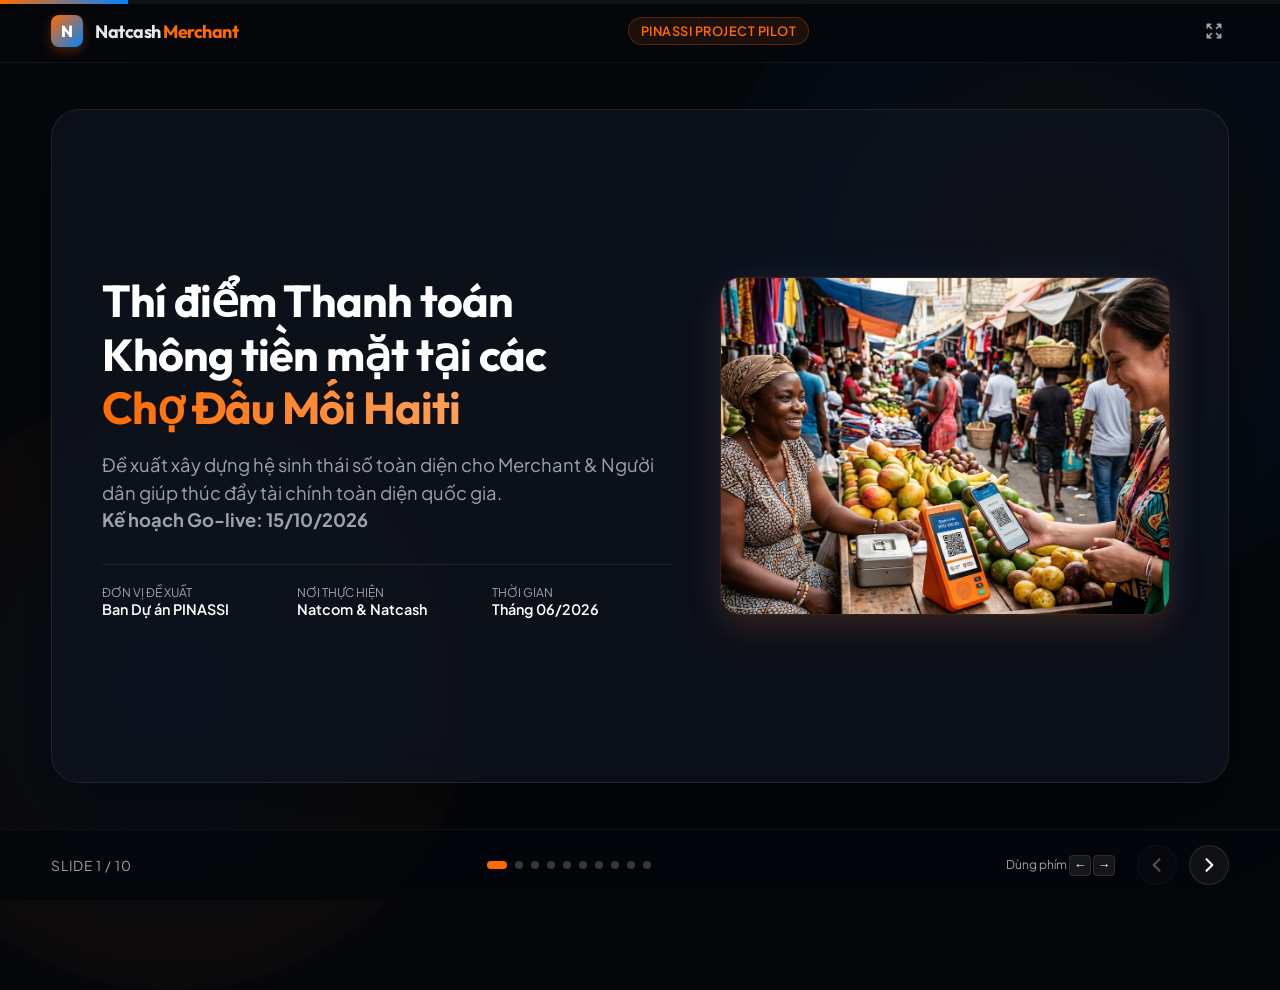
<file: output/cashless_pilot_slides.html>
<!DOCTYPE html>
<html lang="vi">
<head>
    <meta charset="UTF-8">
    <meta name="viewport" content="width=device-width, initial-scale=1.0">
    <title>Proposal: Cashless Pilot Markets in Haiti - Natcash & Natcom</title>
    <link rel="preconnect" href="https://fonts.googleapis.com">
    <link rel="preconnect" href="https://fonts.gstatic.com" crossorigin>
    <link href="https://fonts.googleapis.com/css2?family=Outfit:wght@300;400;500;600;700;800&family=Plus+Jakarta+Sans:wght@300;400;500;600;700;800&display=swap" rel="stylesheet">
    <style>
        :root {
            --bg-primary: #05070B;
            --bg-secondary: #0B0E14;
            --bg-card: rgba(15, 20, 32, 0.7);
            --border-card: rgba(255, 255, 255, 0.08);
            
            --color-primary: #FF6B00; /* Natcash Orange */
            --color-secondary: #0084FF; /* Natcom Blue */
            --color-success: #10B981; /* Mint Green */
            --color-warning: #F59E0B;
            --color-danger: #EF4444;
            
            --text-main: #E5E7EB;
            --text-muted: #9CA3AF;
            --text-bright: #FFFFFF;
            
            --font-title: 'Outfit', sans-serif;
            --font-body: 'Plus Jakarta Sans', sans-serif;
            
            --slide-transition: cubic-bezier(0.4, 0, 0.2, 1);
        }

        * {
            box-sizing: border-box;
            margin: 0;
            padding: 0;
        }

        body {
            background-color: var(--bg-primary);
            color: var(--text-main);
            font-family: var(--font-body);
            overflow: hidden;
            height: 100vh;
            width: 100vw;
            display: flex;
            flex-direction: column;
            justify-content: space-between;
        }

        /* Ambient Background Light */
        .ambient-glow {
            position: absolute;
            width: 700px;
            height: 700px;
            border-radius: 50%;
            background: radial-gradient(circle, rgba(255, 107, 0, 0.07) 0%, rgba(0, 132, 255, 0.04) 50%, rgba(0,0,0,0) 100%);
            top: -10%;
            right: -10%;
            z-index: 0;
            pointer-events: none;
        }

        .ambient-glow-2 {
            position: absolute;
            width: 600px;
            height: 600px;
            border-radius: 50%;
            background: radial-gradient(circle, rgba(0, 132, 255, 0.07) 0%, rgba(255, 107, 0, 0.03) 60%, rgba(0,0,0,0) 100%);
            bottom: -10%;
            left: -10%;
            z-index: 0;
            pointer-events: none;
        }

        /* Presentation Container */
        .presentation {
            position: relative;
            flex-grow: 1;
            display: flex;
            align-items: center;
            justify-content: center;
            width: 100%;
            height: calc(100vh - 120px);
            z-index: 1;
        }

        /* Slides Wrapper */
        .slides-container {
            position: relative;
            width: 92%;
            max-width: 1360px;
            height: 88%;
            perspective: 1500px;
        }

        /* Individual Slide */
        .slide {
            position: absolute;
            top: 0;
            left: 0;
            width: 100%;
            height: 100%;
            opacity: 0;
            visibility: hidden;
            transform: translateZ(-150px) rotateX(8deg);
            transition: opacity 0.8s var(--slide-transition), 
                        transform 0.8s var(--slide-transition), 
                        visibility 0.8s var(--slide-transition);
            display: flex;
            flex-direction: column;
            justify-content: center;
            padding: 35px 50px;
            background: var(--bg-card);
            border: 1px solid var(--border-card);
            border-radius: 28px;
            backdrop-filter: blur(20px);
            box-shadow: 0 30px 70px rgba(0, 0, 0, 0.4);
        }

        .slide.active {
            opacity: 1;
            visibility: visible;
            transform: translateZ(0) rotateX(0deg);
            z-index: 10;
        }

        .slide.prev {
            transform: translateX(-100%) translateZ(-150px) rotateY(-15deg);
            opacity: 0;
            visibility: hidden;
        }

        .slide.next {
            transform: translateX(100%) translateZ(-150px) rotateY(15deg);
            opacity: 0;
            visibility: hidden;
        }

        /* Typography & Layouts */
        h1, h2, h3, h4 {
            font-family: var(--font-title);
            font-weight: 700;
        }

        .slide-header {
            margin-bottom: 20px;
            border-left: 5px solid var(--color-primary);
            padding-left: 18px;
            display: flex;
            justify-content: space-between;
            align-items: flex-end;
        }

        .slide-header h2 {
            font-size: 2rem;
            color: var(--text-bright);
            letter-spacing: -0.5px;
            line-height: 1.2;
        }

        .slide-header .slide-subtitle {
            font-size: 0.9rem;
            color: var(--text-muted);
            margin-top: 3px;
            text-transform: uppercase;
            letter-spacing: 2px;
        }

        .slide-body {
            flex-grow: 1;
            display: flex;
            flex-direction: column;
            justify-content: center;
            font-size: 1.05rem;
            line-height: 1.6;
        }

        /* Header bar of the presentation page */
        .top-bar {
            display: flex;
            justify-content: space-between;
            align-items: center;
            padding: 15px 4%;
            background: rgba(5, 7, 11, 0.85);
            backdrop-filter: blur(12px);
            border-bottom: 1px solid rgba(255, 255, 255, 0.05);
            z-index: 100;
        }

        .logo-container {
            display: flex;
            align-items: center;
            gap: 12px;
        }

        .logo-badge {
            background: linear-gradient(135deg, var(--color-primary) 0%, var(--color-secondary) 100%);
            width: 32px;
            height: 32px;
            border-radius: 8px;
            display: flex;
            align-items: center;
            justify-content: center;
            font-weight: 800;
            color: white;
            font-family: var(--font-title);
            font-size: 16px;
            box-shadow: 0 4px 12px rgba(255, 107, 0, 0.3);
        }

        .logo-text {
            font-family: var(--font-title);
            font-weight: 700;
            font-size: 18px;
            letter-spacing: -0.5px;
        }

        .logo-text span {
            color: var(--color-primary);
        }

        .project-tag {
            background: rgba(255, 107, 0, 0.1);
            border: 1px solid rgba(255, 107, 0, 0.25);
            color: var(--color-primary);
            padding: 5px 12px;
            border-radius: 30px;
            font-size: 0.8rem;
            font-weight: 600;
            letter-spacing: 0.5px;
        }

        /* Footer / Navigation Control Bar */
        .footer-bar {
            display: flex;
            justify-content: space-between;
            align-items: center;
            padding: 15px 4%;
            background: rgba(5, 7, 11, 0.85);
            border-top: 1px solid rgba(255, 255, 255, 0.05);
            z-index: 100;
        }

        .controls {
            display: flex;
            align-items: center;
            gap: 12px;
        }

        .btn-nav {
            background: rgba(255, 255, 255, 0.05);
            border: 1px solid rgba(255, 255, 255, 0.1);
            color: var(--text-bright);
            width: 40px;
            height: 40px;
            border-radius: 50%;
            cursor: pointer;
            display: flex;
            align-items: center;
            justify-content: center;
            transition: all 0.3s ease;
        }

        .btn-nav:hover:not(:disabled) {
            background: var(--color-primary);
            border-color: var(--color-primary);
            transform: translateY(-2px);
            box-shadow: 0 5px 12px rgba(255, 107, 0, 0.4);
        }

        .btn-nav:disabled {
            opacity: 0.3;
            cursor: not-allowed;
        }

        .slide-counter {
            font-size: 0.85rem;
            color: var(--text-muted);
            letter-spacing: 1px;
        }

        .slide-dots {
            display: flex;
            gap: 8px;
        }

        .dot {
            width: 8px;
            height: 8px;
            border-radius: 50%;
            background: rgba(255, 255, 255, 0.2);
            cursor: pointer;
            transition: all 0.3s ease;
        }

        .dot.active {
            background: var(--color-primary);
            width: 20px;
            border-radius: 4px;
        }

        /* Specific Slide Styling */
        /* Slide 1: Title Slide (2 columns) */
        .title-slide-layout {
            display: grid;
            grid-template-columns: 1.1fr 0.9fr;
            gap: 40px;
            align-items: center;
            width: 100%;
        }

        .title-left {
            display: flex;
            flex-direction: column;
            justify-content: center;
        }

        .sponsor-logos {
            display: flex;
            align-items: center;
            gap: 16px;
            margin-bottom: 24px;
        }

        .logo-img {
            height: 32px;
            object-fit: contain;
            border-radius: 4px;
            background: rgba(255,255,255,0.05);
            padding: 4px;
            border: 1px solid rgba(255,255,255,0.1);
        }

        .title-left h1 {
            font-size: 2.8rem;
            line-height: 1.2;
            color: var(--text-bright);
            margin-bottom: 16px;
            letter-spacing: -1px;
        }

        .title-left h1 span {
            background: linear-gradient(to right, var(--color-primary), #FFA057);
            -webkit-background-clip: text;
            -webkit-text-fill-color: transparent;
        }

        .title-left p.subtitle {
            font-size: 1.15rem;
            color: var(--text-muted);
            margin-bottom: 30px;
            line-height: 1.5;
        }

        .title-right {
            position: relative;
            display: flex;
            justify-content: center;
            align-items: center;
        }

        .cover-image-container {
            position: relative;
            width: 100%;
            max-width: 450px;
            aspect-ratio: 4/3;
            border-radius: 20px;
            overflow: hidden;
            border: 1px solid rgba(255, 107, 0, 0.2);
            box-shadow: 0 15px 35px rgba(255, 107, 0, 0.15), 0 0 40px rgba(0, 132, 255, 0.1);
        }

        .cover-image {
            width: 100%;
            height: 100%;
            object-fit: cover;
        }

        /* Grid layouts for content slides */
        .grid-2x2 {
            display: grid;
            grid-template-columns: repeat(2, 1fr);
            gap: 20px;
        }

        .grid-3col {
            display: grid;
            grid-template-columns: repeat(3, 1fr);
            gap: 20px;
        }

        .card-custom {
            background: rgba(255, 255, 255, 0.025);
            border: 1px solid rgba(255, 255, 255, 0.05);
            border-radius: 18px;
            padding: 20px;
            transition: all 0.3s ease;
            position: relative;
            overflow: hidden;
        }

        .card-custom:hover {
            background: rgba(255, 255, 255, 0.04);
            border-color: rgba(255, 107, 0, 0.25);
            transform: translateY(-4px);
            box-shadow: 0 12px 30px rgba(0,0,0,0.2);
        }

        .card-custom.highlight {
            border-color: rgba(0, 132, 255, 0.35);
            background: rgba(0, 132, 255, 0.02);
        }

        .card-custom.highlight-orange {
            border-color: rgba(255, 107, 0, 0.35);
            background: rgba(255, 107, 0, 0.02);
        }

        .card-title {
            font-size: 1.15rem;
            font-weight: 600;
            color: var(--text-bright);
            margin-bottom: 10px;
            display: flex;
            align-items: center;
            gap: 10px;
        }

        .card-title svg {
            color: var(--color-primary);
            flex-shrink: 0;
        }

        .card-title.blue-svg svg {
            color: var(--color-secondary);
        }

        .card-desc {
            font-size: 0.9rem;
            color: var(--text-muted);
            line-height: 1.5;
        }

        .badge-number {
            background: rgba(255, 107, 0, 0.15);
            color: var(--color-primary);
            width: 26px;
            height: 26px;
            border-radius: 50%;
            display: inline-flex;
            align-items: center;
            justify-content: center;
            font-weight: bold;
            font-size: 0.85rem;
            flex-shrink: 0;
        }

        .badge-number.blue {
            background: rgba(0, 132, 255, 0.15);
            color: var(--color-secondary);
        }

        /* Timeline style */
        .timeline-container {
            display: flex;
            flex-direction: column;
            gap: 15px;
            position: relative;
            padding-left: 20px;
        }

        .timeline-container::before {
            content: '';
            position: absolute;
            top: 10px;
            bottom: 10px;
            left: 5px;
            width: 2px;
            background: rgba(255, 255, 255, 0.1);
        }

        .timeline-item {
            position: relative;
        }

        .timeline-dot {
            position: absolute;
            left: -20px;
            top: 8px;
            width: 12px;
            height: 12px;
            border-radius: 50%;
            background: var(--color-primary);
            box-shadow: 0 0 10px var(--color-primary);
        }

        .timeline-dot.blue {
            background: var(--color-secondary);
            box-shadow: 0 0 10px var(--color-secondary);
        }

        .timeline-content {
            background: rgba(255, 255, 255, 0.02);
            border: 1px solid rgba(255, 255, 255, 0.05);
            padding: 12px 18px;
            border-radius: 12px;
            display: flex;
            justify-content: space-between;
            align-items: center;
        }

        .timeline-time {
            font-size: 0.8rem;
            font-weight: bold;
            color: var(--color-primary);
            text-transform: uppercase;
        }

        .timeline-title {
            font-weight: 600;
            color: var(--text-bright);
            margin: 2px 0;
            font-size: 0.95rem;
        }

        /* Info Alert Box */
        .alert-box {
            background: rgba(239, 68, 68, 0.08);
            border: 1px solid rgba(239, 68, 68, 0.2);
            color: #FFA5A5;
            border-radius: 12px;
            padding: 14px;
            display: flex;
            gap: 12px;
            align-items: flex-start;
            margin-top: 12px;
            font-size: 0.9rem;
        }

        .alert-box svg {
            flex-shrink: 0;
            margin-top: 2px;
        }

        .alert-box.warning {
            background: rgba(245, 158, 11, 0.08);
            border: 1px solid rgba(245, 158, 11, 0.2);
            color: #FFE0A3;
        }

        /* Large statistics */
        .kpi-container {
            display: flex;
            justify-content: space-around;
            align-items: center;
            background: rgba(255, 107, 0, 0.03);
            border: 1px solid rgba(255, 107, 0, 0.1);
            border-radius: 20px;
            padding: 20px;
            margin-bottom: 20px;
        }

        .kpi-card {
            text-align: center;
        }

        .kpi-num {
            font-family: var(--font-title);
            font-size: 3rem;
            font-weight: 800;
            line-height: 1;
            color: var(--color-primary);
            margin-bottom: 6px;
            background: linear-gradient(to bottom, #FFF, var(--color-primary));
            -webkit-background-clip: text;
            -webkit-text-fill-color: transparent;
        }

        .kpi-num.blue {
            color: var(--color-secondary);
            background: linear-gradient(to bottom, #FFF, var(--color-secondary));
            -webkit-background-clip: text;
            -webkit-text-fill-color: transparent;
        }

        .kpi-label {
            font-size: 0.85rem;
            color: var(--text-muted);
            text-transform: uppercase;
            letter-spacing: 1px;
            font-weight: 500;
        }

        /* Map graphic container in Slide 3 */
        .map-section {
            display: grid;
            grid-template-columns: 1.1fr 0.9fr;
            gap: 30px;
            align-items: center;
            height: 100%;
        }

        .map-wrapper {
            position: relative;
            width: 100%;
            height: 100%;
            min-height: 330px;
            border-radius: 20px;
            border: 1px solid rgba(255, 255, 255, 0.08);
            background: rgba(10, 12, 18, 0.6);
            overflow: hidden;
            display: flex;
            align-items: center;
            justify-content: center;
        }

        .map-image {
            width: 100%;
            height: 100%;
            object-fit: contain;
            opacity: 0.95;
        }

        /* Neon Map Point Overlays (positioned correctly on the Haiti map image) */
        .map-pin {
            position: absolute;
            transform: translate(-50%, -50%);
            display: flex;
            flex-direction: column;
            align-items: center;
            cursor: pointer;
            z-index: 20;
        }

        .pin-glow {
            width: 12px;
            height: 12px;
            border-radius: 50%;
            background: var(--color-primary);
            box-shadow: 0 0 15px var(--color-primary);
            position: relative;
        }

        .pin-glow.blue {
            background: var(--color-secondary);
            box-shadow: 0 0 15px var(--color-secondary);
        }

        .pin-glow::after {
            content: '';
            position: absolute;
            top: -8px;
            left: -8px;
            width: 28px;
            height: 28px;
            border: 2px solid var(--color-primary);
            border-radius: 50%;
            animation: pulse-ring 1.5s infinite ease-out;
            opacity: 0;
            transform: translate(-8px, -8px);
        }

        .pin-glow.blue::after {
            border-color: var(--color-secondary);
        }

        .pin-label {
            background: rgba(15, 20, 32, 0.85);
            border: 1px solid rgba(255,255,255,0.1);
            color: var(--text-bright);
            padding: 3px 8px;
            border-radius: 6px;
            font-size: 0.75rem;
            font-weight: 600;
            margin-top: 6px;
            white-space: nowrap;
            box-shadow: 0 4px 10px rgba(0,0,0,0.3);
        }

        /* Keyboard instructions */
        .kbd-hint {
            background: rgba(255,255,255,0.07);
            border: 1px solid rgba(255,255,255,0.1);
            border-radius: 4px;
            padding: 2px 6px;
            font-family: monospace;
            font-size: 0.8rem;
            color: var(--text-bright);
        }

        /* Action Buttons */
        .btn-fullscreen {
            background: none;
            border: none;
            color: var(--text-muted);
            cursor: pointer;
            padding: 5px;
            display: flex;
            align-items: center;
            justify-content: center;
            transition: color 0.3s;
        }

        .btn-fullscreen:hover {
            color: var(--text-bright);
        }

        /* Quick progress bar */
        .progress-bar-container {
            position: absolute;
            top: 0;
            left: 0;
            width: 100%;
            height: 4px;
            background: rgba(255,255,255,0.05);
            z-index: 200;
        }

        .progress-bar-fill {
            height: 100%;
            width: 0%;
            background: linear-gradient(to right, var(--color-primary), var(--color-secondary));
            transition: width 0.3s ease;
        }

        /* Inline hardware soundbox photo */
        .soundbox-photo-container {
            width: 100%;
            height: 160px;
            border-radius: 12px;
            overflow: hidden;
            border: 1px solid rgba(255,255,255,0.08);
            margin-top: 15px;
            background: rgba(0, 0, 0, 0.15);
        }

        .soundbox-photo {
            width: 100%;
            height: 100%;
            object-fit: contain;
            transition: transform 0.5s;
        }
        .soundbox-photo:hover {
            transform: scale(1.08);
        }

    </style>
</head>
<body>

    <!-- Ambient Glow effects -->
    <div class="ambient-glow"></div>
    <div class="ambient-glow-2"></div>

    <!-- Progress Bar -->
    <div class="progress-bar-container">
        <div class="progress-bar-fill" id="progressBar"></div>
    </div>

    <!-- Top Bar -->
    <header class="top-bar">
        <div class="logo-container">
            <div class="logo-badge">N</div>
            <div class="logo-text">Natcash <span>Merchant</span></div>
        </div>
        <div class="project-tag">PINASSI PROJECT PILOT</div>
        <button class="btn-fullscreen" id="btnFullscreen" title="Toàn màn hình">
            <svg xmlns="http://www.w3.org/2000/svg" width="20" height="20" fill="none" viewBox="0 0 24 24" stroke="currentColor" stroke-width="2">
                <path stroke-linecap="round" stroke-linejoin="round" d="M4 8V4m0 0h4M4 4l5 5m11-1V4m0 0h-4m4 0l-5 5M4 16v4m0 0h4m-4 0l5-5m11 5v-4m0 4h-4m4 0l-5-5" />
            </svg>
        </button>
    </header>

    <!-- Main Presentation -->
    <main class="presentation">
        <div class="slides-container">

            <!-- SLIDE 1: TITLE (2 Columns layout, balanced & image-enhanced) -->
            <section class="slide active" id="slide-1">
                <div class="title-slide-layout">
                    <!-- Left: content -->
                    <div class="title-left">
                        
                        <h1>Thí điểm Thanh toán<br>Không tiền mặt tại các<br><span>Chợ Đầu Mối Haiti</span></h1>
                        
                        <p class="subtitle">Đề xuất xây dựng hệ sinh thái số toàn diện cho Merchant & Người dân giúp thúc đẩy tài chính toàn diện quốc gia.<br><strong>Kế hoạch Go-live: 15/10/2026</strong></p>
                        
                        <div class="meta-grid" style="display: grid; grid-template-columns: repeat(3, 1fr); gap: 15px; border-top: 1px solid rgba(255, 255, 255, 0.08); padding-top: 20px;">
                            <div class="meta-item">
                                <div class="meta-label" style="font-size:0.75rem; color:var(--text-muted); text-transform:uppercase;">Đơn vị đề xuất</div>
                                <div class="meta-value" style="font-weight:600; font-size:0.9rem; color:var(--text-bright);">Ban Dự án PINASSI</div>
                            </div>
                            <div class="meta-item">
                                <div class="meta-label" style="font-size:0.75rem; color:var(--text-muted); text-transform:uppercase;">Nơi thực hiện</div>
                                <div class="meta-value" style="font-weight:600; font-size:0.9rem; color:var(--text-bright);">Natcom & Natcash</div>
                            </div>
                            <div class="meta-item">
                                <div class="meta-label" style="font-size:0.75rem; color:var(--text-muted); text-transform:uppercase;">Thời gian</div>
                                <div class="meta-value" style="font-weight:600; font-size:0.9rem; color:var(--text-bright);">Tháng 06/2026</div>
                            </div>
                        </div>
                    </div>
                    
                    <!-- Right: Cover image -->
                    <div class="title-right">
                        <div class="cover-image-container">
                            <img src="./market_soundbox_qr.png" alt="Fintech illustration in Haiti market" class="cover-image">
                        </div>
                    </div>
                </div>
            </section>

            <!-- SLIDE 2: CONTEXT & CHALLENGE -->
            <section class="slide" id="slide-2">
                <div class="slide-header">
                    <h2>Bối cảnh thực tế & Thách thức triển khai</h2>
                    <div class="slide-subtitle">Bối cảnh Haiti & Dự án PINASSI</div>
                </div>
                <div class="slide-body">
                    <div class="grid-2x2">
                        <div class="card-custom highlight-orange">
                            <div class="card-title">
                                <svg xmlns="http://www.w3.org/2000/svg" width="22" height="22" fill="none" viewBox="0 0 24 24" stroke="currentColor" stroke-width="2">
                                    <path stroke-linecap="round" stroke-linejoin="round" d="M12 9v2m0 4h.01m-6.938 4h13.856c1.54 0 2.502-1.667 1.732-3L13.732 4c-.77-1.333-2.694-1.333-3.464 0L3.34 16c-.77 1.333.192 3 1.732 3z" />
                                </svg>
                                Bất ổn An ninh Nghiêm trọng
                            </div>
                            <div class="card-desc">
                                Băng đảng vũ trang hiện kiểm soát khoảng <strong>85 - 90% khu vực đô thị Port-au-Prince</strong>. Các hoạt động kinh doanh trực tiếp ngoài đường phố chịu rủi ro rất lớn về cướp giật, cưỡng đoạt tài sản.
                            </div>
                        </div>
                        
                        <div class="card-custom">
                            <div class="card-title">
                                <svg xmlns="http://www.w3.org/2000/svg" width="22" height="22" fill="none" viewBox="0 0 24 24" stroke="currentColor" stroke-width="2">
                                    <path stroke-linecap="round" stroke-linejoin="round" d="M17 9V7a2 2 0 00-2-2H5a2 2 0 00-2 2v6a2 2 0 002 2h2m2 4h10a2 2 0 002-2v-6a2 2 0 00-2-2H9a2 2 0 00-2 2v6a2 2 0 002 2zm7-5a2 2 0 11-4 0 2 2 0 014 0z" />
                                </svg>
                                Thói quen dùng Tiền mặt
                            </div>
                            <div class="card-desc">
                                Hơn <strong>90% giao dịch</strong> tại các chợ truyền thống vẫn sử dụng tiền mặt (Gourde hoặc USD). Việc thuyết phục tiểu thương đổi thói quen đòi hỏi giải pháp cực kỳ tiện lợi, an toàn và dễ dùng.
                            </div>
                        </div>

                        <div class="card-custom">
                            <div class="card-title">
                                <svg xmlns="http://www.w3.org/2000/svg" width="22" height="22" fill="none" viewBox="0 0 24 24" stroke="currentColor" stroke-width="2">
                                    <path stroke-linecap="round" stroke-linejoin="round" d="M9 12l2 2 4-4m5.618-4.016A11.955 11.955 0 0112 2.944a11.955 11.955 0 01-8.618 3.04A12.02 12.02 0 003 9c0 5.591 3.824 10.29 9 11.622 5.176-1.332 9-6.03 9-11.622 0-1.042-.133-2.052-.382-3.016z" />
                                </svg>
                                Rủi ro an ninh khi dùng smartphone
                            </div>
                            <div class="card-desc">
                                Việc tiểu thương rút điện thoại thông minh ra xem thông báo nhận tiền tại quầy chợ là miếng mồi ngon cho nạn cướp giật. Rất nhiều tiểu thương e ngại dùng app vì lý do an ninh sinh tồn này.
                            </div>
                        </div>

                        <div class="card-custom highlight">
                            <div class="card-title blue-svg">
                                <svg xmlns="http://www.w3.org/2000/svg" width="22" height="22" fill="none" viewBox="0 0 24 24" stroke="currentColor" stroke-width="2">
                                    <path stroke-linecap="round" stroke-linejoin="round" d="M13 10V3L4 14h7v7l9-11h-7z" />
                                </svg>
                                Cơ hội cốt lõi từ PINASSI & Natcom
                            </div>
                            <div class="card-desc">
                                Dự án PINASSI (Trung gian thanh toán quốc gia) do BRH bảo trợ, kết hợp hạ tầng di động 4G phủ rộng của Natcom và ví Natcash, mang lại lợi thế độc quyền để tạo bước ngoặt lớn về cashless.
                            </div>
                        </div>
                    </div>
                </div>
            </section>

            <!-- SLIDE 3 (NEW): GIẢI PHÁP QUICK SALE -->
            <section class="slide" id="slide-3">
                <div class="slide-header">
                    <h2>Giải pháp Quick Sale: Số hóa Điểm bán lẻ Haiti</h2>
                    <div class="slide-subtitle">Bán hàng Siêu tốc - Quản trị Thông minh</div>
                </div>
                <div class="slide-body">
                    <div class="grid-3col">
                        <div class="card-custom highlight-orange" style="display: flex; flex-direction: column; justify-content: space-between;">
                            <div>
                                <div class="card-title" style="color: var(--color-primary);">
                                    <svg xmlns="http://www.w3.org/2000/svg" width="22" height="22" fill="none" viewBox="0 0 24 24" stroke="currentColor" stroke-width="2">
                                        <path stroke-linecap="round" stroke-linejoin="round" d="M9 3v2m6-2v2M9 19v2m6-2v2M5 9H3m2 6H3m18-6h-2m2 6h-2M7 19h10a2 2 0 002-2V7a2 2 0 00-2-2H7a2 2 0 00-2 2v10a2 2 0 00-2 2zM9 9h6v6H9V9z" />
                                    </svg>
                                    Smart POS (Bán hàng di động)
                                </div>
                                <p class="card-desc" style="margin-top: 5px;">
                                    Ứng dụng POS trực quan và tối giản trên smartphone, thiết kế riêng cho tiểu thương.
                                </p>
                                <ul style="margin: 10px 0 0 16px; color: var(--text-muted); font-size: 0.85rem; display: flex; flex-direction: column; gap: 4px;">
                                    <li>Lên đơn siêu tốc, quét barcode camera</li>
                                    <li>Tính năng <strong>Lưu đơn tạm</strong> lúc đông khách</li>
                                    <li>Công cụ tự tính tiền thối lại tránh sai lệch</li>
                                </ul>
                            </div>
                            <div style="background: rgba(255,107,0,0.1); color: var(--color-primary); font-size: 0.8rem; font-weight: bold; text-align: center; padding: 6px; border-radius: 8px; margin-top: 15px;">
                                TỐI ƯU VẬN HÀNH
                            </div>
                        </div>

                        <div class="card-custom" style="display: flex; flex-direction: column; justify-content: space-between;">
                            <div>
                                <div class="card-title">
                                    <svg xmlns="http://www.w3.org/2000/svg" width="22" height="22" fill="none" viewBox="0 0 24 24" stroke="currentColor" stroke-width="2">
                                        <path stroke-linecap="round" stroke-linejoin="round" d="M12 8c-1.657 0-3 .895-3 2s1.343 2 3 2 3 .895 3 2-1.343 2-3 2m0-8c1.11 0 2.08.402 2.599 1M12 8V7m0 1v8m0 0v1m0-1c-1.11 0-2.08-.402-2.599-1M21 12a9 9 0 11-18 0 9 9 0 0118 0z" />
                                    </svg>
                                    Smart Cash & Sổ Quỹ Cash Book
                                </div>
                                <p class="card-desc" style="margin-top: 5px;">
                                    Số hóa dòng tiền trực tiếp của cửa hàng, thay thế hoàn toàn sổ tay ghi chép thủ công.
                                </p>
                                <ul style="margin: 10px 0 0 16px; color: var(--text-muted); font-size: 0.85rem; display: flex; flex-direction: column; gap: 4px;">
                                    <li>Quản lý thu chi nhỏ phát sinh hàng ngày</li>
                                    <li>Đối soát dòng tiền tự động chính xác 100%</li>
                                    <li>Lịch sử làm cơ sở xếp hạng tín dụng sau này</li>
                                </ul>
                            </div>
                            <div style="background: rgba(255, 255, 255, 0.05); color: var(--text-bright); font-size: 0.8rem; font-weight: bold; text-align: center; padding: 6px; border-radius: 8px; margin-top: 15px;">
                                QUẢN TRỊ DÒNG TIỀN
                            </div>
                        </div>

                        <div class="card-custom highlight" style="display: flex; flex-direction: column; justify-content: space-between;">
                            <div>
                                <div class="card-title blue-svg">
                                    <svg xmlns="http://www.w3.org/2000/svg" width="22" height="22" fill="none" viewBox="0 0 24 24" stroke="currentColor" stroke-width="2">
                                        <path stroke-linecap="round" stroke-linejoin="round" d="M15.536 8.464a5 5 0 010 7.072m2.828-9.9a9 9 0 010 12.728M5.586 15H4a1 1 0 01-1-1v-4a1 1 0 011-1h1.586l4.707-4.707C10.923 3.663 12 4.109 12 5v14c0 .891-1.077 1.337-1.707.707L5.586 15z" />
                                    </svg>
                                    Loa báo Natcash Speaker (IoT)
                                </div>
                                <p class="card-desc" style="margin-top: 5px;">
                                    Bảo vệ an ninh sinh tồn cho điểm bán tại Haiti bằng giải pháp thông báo không chạm.
                                </p>
                                <ul style="margin: 10px 0 0 16px; color: var(--text-muted); font-size: 0.85rem; display: flex; flex-direction: column; gap: 4px;">
                                    <li>Phát âm báo giao dịch bằng giọng nói dưới 2 giây</li>
                                    <li>Chủ tiệm không cần mở điện thoại thông minh</li>
                                    <li>Chống nạn cướp giật điện thoại & hóa đơn giả</li>
                                </ul>
                            </div>
                            <div style="background: rgba(0, 132, 255, 0.1); color: var(--color-secondary); font-size: 0.8rem; font-weight: bold; text-align: center; padding: 6px; border-radius: 8px; margin-top: 15px;">
                                AN NINH TUYỆT ĐỐI
                            </div>
                        </div>
                    </div>
                </div>
            </section>

            <!-- SLIDE 4: TECHNICAL & HARDWARE SOLUTIONS (Enhanced with Soundbox Photo) -->
            <section class="slide" id="slide-4">
                <div class="slide-header">
                    <h2>Giải pháp Công nghệ & Thiết bị phần cứng</h2>
                    <div class="slide-subtitle">Tối ưu an ninh & Đơn giản hóa sử dụng</div>
                </div>
                <div class="slide-body">
                    <div class="grid-3col">
                        <div class="card-custom" style="display: flex; flex-direction: column; justify-content: space-between;">
                            <div>
                                <div class="card-title">
                                    <svg xmlns="http://www.w3.org/2000/svg" width="22" height="22" fill="none" viewBox="0 0 24 24" stroke="currentColor" stroke-width="2">
                                        <path stroke-linecap="round" stroke-linejoin="round" d="M12 4v1m6 11h2m-6 0h-2v4m0-11v3m0 0h.01M12 12h4.01M16 20h4M4 12h4m12 0h.01M5 8h2a1 1 0 001-1V5a1 1 0 00-1-1H5a1 1 0 00-1 1v2a1 1 0 001 1zm12 0h2a1 1 0 001-1V5a1 1 0 00-1-1h-2a1 1 0 00-1 1v2a1 1 0 001 1zM5 20h2a1 1 0 001-1v-2a1 1 0 00-1-1H5a1 1 0 00-1 1v2a1 1 0 001 1z" />
                                    </svg>
                                    Mã QR tĩnh EMVCo
                                </div>
                                <p class="card-desc" style="margin-top: 5px;">
                                    In decal chống nước, dán trực tiếp tại quầy của tiểu thương.
                                </p>
                                <ul style="margin: 10px 0 0 16px; color: var(--text-muted); font-size: 0.85rem;">
                                    <li>Tiết kiệm chi phí đầu tư POS</li>
                                    <li>Khách hàng tự quét & nhập tiền</li>
                                    <li>Phù hợp với tiểu thương siêu nhỏ</li>
                                </ul>
                            </div>
                            <div style="background: rgba(255,107,0,0.1); color: var(--color-primary); font-size: 0.8rem; font-weight: bold; text-align: center; padding: 6px; border-radius: 8px; margin-top: 15px;">
                                CHI PHÍ TIẾT KIỆM
                            </div>
                        </div>

                        <div class="card-custom highlight-orange" style="display: flex; flex-direction: column; justify-content: space-between;">
                            <div>
                                <div class="card-title" style="color: var(--color-primary);">
                                    <svg xmlns="http://www.w3.org/2000/svg" width="22" height="22" fill="none" viewBox="0 0 24 24" stroke="currentColor" stroke-width="2">
                                        <path stroke-linecap="round" stroke-linejoin="round" d="M15.536 8.464a5 5 0 010 7.072m2.828-9.9a9 9 0 010 12.728M5.586 15H4a1 1 0 01-1-1v-4a1 1 0 011-1h1.586l4.707-4.707C10.923 3.663 12 4.109 12 5v14c0 .891-1.077 1.337-1.707.707L5.586 15z" />
                                    </svg>
                                    Loa Soundbox 4G/Wifi
                                </div>
                                <p class="card-desc" style="margin-top: 5px;">
                                    Thiết bị loa báo nhận tiền tức thì (<2s), giọng đọc Creole/Pháp to rõ (>=80dB).
                                </p>
                                
                                <div class="soundbox-photo-container">
                                    <img src="./soundbox_final.jpg" alt="Natcash Soundbox" class="soundbox-photo">
                                </div>
                            </div>
                            <div style="background: rgba(255, 107, 0, 0.2); color: var(--color-primary); font-size: 0.8rem; font-weight: bold; text-align: center; padding: 6px; border-radius: 8px; margin-top: 10px;">
                                AN NINH SINH TỒN
                            </div>
                        </div>

                        <div class="card-custom" style="display: flex; flex-direction: column; justify-content: space-between;">
                            <div>
                                <div class="card-title">
                                    <svg xmlns="http://www.w3.org/2000/svg" width="22" height="22" fill="none" viewBox="0 0 24 24" stroke="currentColor" stroke-width="2">
                                        <path stroke-linecap="round" stroke-linejoin="round" d="M18.364 5.636l-3.536 3.536m0 5.656l3.536 3.536M9.172 9.172L5.636 5.636m3.536 9.192l-3.536 3.536M21 12a9 9 0 11-18 0 9 9 0 0118 0zm-5 0a4 4 0 11-8 0 4 4 0 018 0z" />
                                    </svg>
                                    Công nghệ Offline-First
                                </div>
                                <p class="card-desc" style="margin-top: 5px;">
                                    Bảo đảm vận hành thông suốt ngay cả khi kết nối mạng viễn thông chập chờn.
                                </p>
                                <ul style="margin: 10px 0 0 16px; color: var(--text-muted); font-size: 0.85rem;">
                                    <li>Mã hóa bảo mật qua OTP/Token</li>
                                    <li>Giao dịch lưu ngoại tuyến tạm thời</li>
                                    <li>Tự quyết toán khi có mạng trở lại</li>
                                </ul>
                            </div>
                            <div style="background: rgba(0, 132, 255, 0.1); color: var(--color-secondary); font-size: 0.8rem; font-weight: bold; text-align: center; padding: 6px; border-radius: 8px; margin-top: 15px;">
                                HOẠT ĐỘNG LIÊN TỤC
                            </div>
                        </div>
                    </div>
                </div>
            </section>

            <!-- SLIDE 5: ONBOARDING & FIELD SUPPORT -->
            <section class="slide" id="slide-5">
                <div class="slide-header">
                    <h2>Quy trình Onboarding & Hỗ trợ Thực địa (Hybrid eKYC)</h2>
                    <div class="slide-subtitle">Đơn giản hóa cho tiểu thương & Tiếp cận trực tiếp</div>
                </div>
                <div class="slide-body">
                    <div style="display: grid; grid-template-columns: 1.1fr 0.9fr; gap: 30px;">
                        <div style="display: flex; flex-direction: column; gap: 16px;">
                            <div class="card-custom highlight" style="padding: 20px;">
                                <div class="card-title" style="margin-bottom: 8px;">
                                    <span class="badge-number blue">A</span>
                                    eKYC Tự động (Self-eKYC) trên App
                                </div>
                                <p class="card-desc" style="padding-left: 36px;">
                                    Tiểu thương tự chụp ảnh thẻ Căn cước Quốc gia (CIN) và chụp ảnh selfie để xác thực thực thể sống (Liveness Detection). Hệ thống AI tự động xử lý và phê duyệt tài khoản merchant chỉ trong 5 phút.
                                </p>
                            </div>

                            <div class="card-custom" style="padding: 20px;">
                                <div class="card-title" style="margin-bottom: 8px;">
                                    <span class="badge-number blue">B</span>
                                    Giám sát & Phê duyệt tập trung từ xa
                                </div>
                                <p class="card-desc" style="padding-left: 36px;">
                                    Đội ngũ back-office (BA/CSKH) phê duyệt hồ sơ và cấu hình, giám sát hoạt động của thiết bị Soundbox từ xa thông qua hệ thống Portal, giảm thiểu công việc giấy tờ cho nhân viên thị trường.
                                </p>
                            </div>
                        </div>

                        <div class="card-custom highlight-orange" style="display: flex; flex-direction: column; justify-content: center; padding: 25px;">
                            <div class="card-title" style="color: var(--color-primary); font-size: 1.25rem; margin-bottom: 12px;">
                                <svg xmlns="http://www.w3.org/2000/svg" width="24" height="24" fill="none" viewBox="0 0 24 24" stroke="currentColor" stroke-width="2">
                                    <path stroke-linecap="round" stroke-linejoin="round" d="M17 20h5v-2a3 3 0 00-5.356-1.857M17 20H7m10 0v-2c0-.656-.126-1.283-.356-1.857M7 20H2v-2a3 3 0 015.356-1.857M7 20v-2c0-.656.126-1.283.356-1.857m0 0a5.002 5.002 0 019.288 0M15 7a3 3 0 11-6 0 3 3 0 016 0zm6 3a2 2 0 11-4 0 2 2 0 014 0zM7 10a2 2 0 11-4 0 2 2 0 014 0z" />
                                </svg>
                                Lực lượng D2D & Salesman thực địa
                            </div>
                            <p class="card-desc" style="font-size: 0.95rem; margin-bottom: 12px;">
                                Tận dụng mạng lưới nhân sự sẵn có của các chi nhánh Natcom/Natcash để tiếp cận trực tiếp tiểu thương tại chợ:
                            </p>
                            <ul style="margin-left: 18px; color: var(--text-muted); display: flex; flex-direction: column; gap: 6px; font-size: 0.85rem;">
                                <li>Hỗ trợ đăng ký và xác minh thực tế tại quầy</li>
                                <li>Trực tiếp bàn giao, lắp đặt loa Soundbox và dán QR</li>
                                <li>Hướng dẫn tiểu thương và người mua thực hiện giao dịch thử nghiệm</li>
                                <li>Đồng hành chăm sóc, xử lý sự cố thiết bị tại chợ hàng tuần</li>
                            </ul>
                        </div>
                    </div>
                </div>
            </section>

            <!-- SLIDE 6: STRATEGIC LOCATIONS (Enhanced with generated Haiti map) -->
            <section class="slide" id="slide-6">
                <div class="slide-header">
                    <h2>Lựa chọn 3 Địa bàn Thí điểm Chiến lược</h2>
                    <div class="slide-subtitle">Nơi triển khai ổn định & An toàn</div>
                </div>
                <div class="slide-body">
                    <div class="map-section">
                        <div style="display: flex; flex-direction: column; gap: 14px;">
                            <div class="card-custom" style="display: flex; align-items: center; gap: 15px; padding: 15px;">
                                <div class="badge-number">1</div>
                                <div>
                                    <h4 style="color:var(--text-bright); font-size:1.05rem; margin-bottom:2px;">Chợ Pétion-Ville (Thủ đô Port-au-Prince)</h4>
                                    <p class="card-desc" style="font-size:0.85rem;">Khu vực tương đối an toàn hơn của thủ đô. Mật độ giao thương trung-cao cấp, đã được Thống đốc BRH định vị là địa bàn mục tiêu.</p>
                                </div>
                            </div>
                            
                            <div class="card-custom" style="display: flex; align-items: center; gap: 15px; padding: 15px;">
                                <div class="badge-number">2</div>
                                <div>
                                    <h4 style="color:var(--text-bright); font-size:1.05rem; margin-bottom:2px;">Chợ Cap-Haïtien (Miền Bắc)</h4>
                                    <p class="card-desc" style="font-size:0.85rem;">Khu vực có an ninh cực kỳ ổn định, là trung tâm kinh tế phía Bắc, đầu mối giao thông thuận lợi và hạ tầng di động tốt.</p>
                                </div>
                            </div>
                            
                            <div class="card-custom" style="display: flex; align-items: center; gap: 15px; padding: 15px;">
                                <div class="badge-number">3</div>
                                <div>
                                    <h4 style="color:var(--text-bright); font-size:1.05rem; margin-bottom:2px;">Chợ Les Cayes (Miền Nam)</h4>
                                    <p class="card-desc" style="font-size:0.85rem;">Thành phố trọng điểm miền Nam. Độ phủ và kênh đại lý Natcash mạnh mẽ, ít chịu ảnh hưởng từ bạo động đô thị.</p>
                                </div>
                            </div>
                        </div>

                        <!-- Map graphic container with generated image and CSS tags -->
                        <div class="map-wrapper">
                            <img src="./haiti_map_1781452365793.png" alt="Haiti Map" class="map-image">
                            
                            <!-- Cap-Haitien pin overlay -->
                            <div class="map-pin" style="top: 22%; left: 56%;">
                                <div class="pin-glow"></div>
                                <div class="pin-label">Cap-Haïtien (North)</div>
                            </div>

                            <!-- Petion-Ville pin overlay -->
                            <div class="map-pin" style="top: 68%; left: 42%;">
                                <div class="pin-glow blue"></div>
                                <div class="pin-label">Pétion-Ville (Capital)</div>
                            </div>

                            <!-- Les Cayes pin overlay -->
                            <div class="map-pin" style="top: 80%; left: 24%;">
                                <div class="pin-glow"></div>
                                <div class="pin-label">Les Cayes (South)</div>
                            </div>
                        </div>
                    </div>
                </div>
            </section>

            <!-- SLIDE 7: INCENTIVE FRAMEWORK -->
            <section class="slide" id="slide-7">
                <div class="slide-header">
                    <h2>Cơ chế Kích cầu thúc đẩy Thanh toán số (Incentives)</h2>
                    <div class="slide-subtitle">Tạo động lực chuyển dịch thói quen</div>
                </div>
                <div class="slide-body">
                    <div class="grid-2x2">
                        <div class="card-custom highlight-orange">
                            <div class="card-title" style="color: var(--color-primary); font-size: 1.2rem;">
                                <svg xmlns="http://www.w3.org/2000/svg" width="22" height="22" fill="none" viewBox="0 0 24 24" stroke="currentColor" stroke-width="2">
                                    <path stroke-linecap="round" stroke-linejoin="round" d="M12 8c-1.657 0-3 .895-3 2s1.343 2 3 2 3 .895 3 2-1.343 2-3 2m0-8c1.11 0 2.08.402 2.599 1M12 8V7m0 1v8m0 0v1m0-1c-1.11 0-2.08-.402-2.599-1M21 12a9 9 0 11-18 0 9 9 0 0118 0z" />
                                </svg>
                                Trợ giá Thiết bị cho Tiểu thương (Merchant)
                            </div>
                            <div class="card-desc" style="margin-top: 8px; font-size: 0.9rem;">
                                <ul style="margin-left: 16px; display: flex; flex-direction: column; gap: 6px;">
                                    <li><strong>Miễn cọc:</strong> Không thu tiền đặt cọc loa Soundbox trong 3 tháng đầu thí điểm để hạ thấp rào cản tham gia.</li>
                                    <li><strong>Giá thuê siêu rẻ:</strong> Sau thời gian trải nghiệm, cho thuê với mức phí tượng trưng chỉ <strong>$1/tháng</strong>.</li>
                                </ul>
                            </div>
                        </div>

                        <div class="card-custom highlight">
                            <div class="card-title blue-svg" style="font-size: 1.2rem;">
                                <svg xmlns="http://www.w3.org/2000/svg" width="22" height="22" fill="none" viewBox="0 0 24 24" stroke="currentColor" stroke-width="2">
                                    <path stroke-linecap="round" stroke-linejoin="round" d="M16 8v8m-4-5v5m-4-2v2m-2 4h12a2 2 0 002-2V6a2 2 0 00-2-2H6a2 2 0 00-2 2v12a2 2 0 002 2z" />
                                </svg>
                                Khuyến khích Viễn thông (Data di động)
                            </div>
                            <div class="card-desc" style="margin-top: 8px; font-size: 0.9rem;">
                                <ul style="margin-left: 16px; display: flex; flex-direction: column; gap: 6px;">
                                    <li><strong>Data 4G miễn phí:</strong> Tặng gói cước data tốc độ cao hàng tháng của Natcom.</li>
                                    <li><strong>Điều kiện:</strong> Áp dụng cho các tiểu thương duy trì hoạt động tốt và đạt mốc số lượng/doanh số giao dịch không dùng tiền mặt.</li>
                                </ul>
                            </div>
                        </div>

                        <div class="card-custom" style="grid-column: span 2; background: rgba(16, 185, 129, 0.03); border-color: rgba(16, 185, 129, 0.2);">
                            <div class="card-title" style="color: var(--color-success); font-size: 1.2rem;">
                                <svg xmlns="http://www.w3.org/2000/svg" width="22" height="22" fill="none" viewBox="0 0 24 24" stroke="currentColor" stroke-width="2">
                                    <path stroke-linecap="round" stroke-linejoin="round" d="M9 11l3-3m0 0l3 3m-3-3v8m0-13a9 9 0 110 18 9 9 0 010-18z" />
                                </svg>
                                Cashback cho Người mua (Buyer) - Động lực cốt lõi
                            </div>
                            <div class="card-desc" style="margin-top: 6px; font-size: 0.9rem;">
                                Hoàn tiền từ <strong>1% - 2% giá trị hóa đơn</strong> trực tiếp vào ví điện tử của người mua khi quét mã QR thanh toán tại các quầy thí điểm trong tháng đầu tiên. Ngân sách kích cầu sẽ do Natcom và Ngân hàng Trung ương (BRH) cùng đồng tài trợ nhằm thúc đẩy tài chính toàn diện quốc gia.
                            </div>
                        </div>
                    </div>
                </div>
            </section>

            <!-- SLIDE 8: RISK MANAGEMENT & FALLBACK -->
            <section class="slide" id="slide-8">
                <div class="slide-header">
                    <h2>Quản trị rủi ro & Phương án Dự phòng (Contingency Fallback)</h2>
                    <div class="slide-subtitle">Đảm bảo dự án Go-live đúng hẹn</div>
                </div>
                <div class="slide-body">
                    <div style="display: grid; grid-template-columns: 1.15fr 0.85fr; gap: 24px;">
                        <div style="display: flex; flex-direction: column; gap: 16px;">
                            <div class="card-custom highlight-orange" style="padding: 18px;">
                                <h4 style="color: var(--text-bright); font-size: 1.05rem; margin-bottom: 6px; display: flex; align-items: center; gap: 8px;">
                                    <span class="badge-number">!</span> Rủi ro chậm tiến độ Switch liên ngân hàng của BRH
                                </h4>
                                <p class="card-desc" style="font-size: 0.85rem;">
                                    Hệ thống Switch thanh toán của BRH (do đối tác ACI phát triển) có thể không kịp go-live vào mốc 30/06/2026 do thủ tục kỹ thuật phức tạp.
                                </p>
                                <div style="background: rgba(255, 107, 0, 0.08); border-left: 3px solid var(--color-primary); padding: 8px; margin-top: 8px; border-radius: 4px; font-size: 0.85rem; color: var(--text-bright);">
                                    <strong>Giải pháp Fallback (Closed-loop):</strong> PINASSI sẽ kích hoạt chế độ thanh toán khép kín nội bộ. Người mua sử dụng ví Natcash thanh toán trực tiếp sang ví Natcash Merchant của tiểu thương. Đảm bảo tiến độ thí điểm đúng ngày <strong>15/10/2026</strong>.
                                </div>
                            </div>
                            
                            <div class="card-custom" style="padding: 18px;">
                                <h4 style="color: var(--text-bright); font-size: 1.05rem; margin-bottom: 6px; display: flex; align-items: center; gap: 8px;">
                                    <span class="badge-number blue">!</span> Rủi ro hư hỏng, mất cắp thiết bị tại chợ
                                </h4>
                                <p class="card-desc" style="font-size: 0.85rem;">
                                    Môi trường chợ đầu mối khắc nghiệt và tình hình an ninh phức tạp có thể gây hư hại, mất mát thiết bị Soundbox.
                                </p>
                                <div style="background: rgba(0, 132, 255, 0.08); border-left: 3px solid var(--color-secondary); padding: 8px; margin-top: 8px; border-radius: 4px; font-size: 0.85rem; color: var(--text-bright);">
                                    <strong>Giải pháp:</strong> Thành lập <strong>Quỹ dự phòng phần cứng thiết bị</strong> do Natcom quản lý. Sẵn sàng đổi mới thiết bị Soundbox miễn phí cho các tiểu thương tích cực nếu gặp sự cố khách quan (hỏng hóc, mất cắp).
                                </div>
                            </div>
                        </div>

                        <div style="display: flex; flex-direction: column; justify-content: center; gap: 12px;">
                            <div class="alert-box warning">
                                <svg xmlns="http://www.w3.org/2000/svg" width="22" height="22" fill="none" viewBox="0 0 24 24" stroke="currentColor" stroke-width="2">
                                    <path stroke-linecap="round" stroke-linejoin="round" d="M12 9v2m0 4h.01m-6.938 4h13.856c1.54 0 2.502-1.667 1.732-3L13.732 4c-.77-1.333-2.694-1.333-3.464 0L3.34 16c-.77 1.333.192 3 1.732 3z" />
                                </svg>
                                <div>
                                    <strong style="display:block; margin-bottom:2px; color:var(--color-warning); font-size:0.9rem;">ĐIỂM NÓNG CẦN GIẢI QUYẾT NGAY</strong>
                                    Nhân sự chuyên trách tại Haiti hiện đang bị chậm tiến độ huy động (mốc ban đầu là 10/06/2026).
                                </div>
                            </div>
                            
                            <div class="card-custom" style="border-color: rgba(239, 68, 68, 0.3); background: rgba(239, 68, 68, 0.02); padding: 16px;">
                                <h4 style="color: var(--color-danger); font-size: 1rem; margin-bottom: 6px;">Đề xuất Hành động khẩn cấp:</h4>
                                <p class="card-desc" style="font-size: 0.85rem; color: var(--text-main);">
                                    Yêu cầu phê duyệt thành lập <strong>Ban dự án khẩn cấp</strong> hoạt động trực tiếp tại chỗ tại Haiti trước ngày <strong>20/06/2026</strong> để kịp khâu thiết kế BRD (Business Requirement Document) chi tiết.
                                </p>
                            </div>
                        </div>
                    </div>
                </div>
            </section>

            <!-- SLIDE 9: ROADMAP & KPIS -->
            <section class="slide" id="slide-9">
                <div class="slide-header">
                    <h2>Kế hoạch triển khai & KPI mục tiêu</h2>
                    <div class="slide-subtitle">Lộ trình hành động & Kết quả kỳ vọng</div>
                </div>
                <div class="slide-body">
                    <!-- KPI cards -->
                    <div class="kpi-container">
                        <div class="kpi-card">
                            <div class="kpi-num">200+</div>
                            <div class="kpi-label">Tiểu thương (Merchants)</div>
                        </div>
                        <div class="kpi-card">
                            <div class="kpi-num blue">10K+</div>
                            <div class="kpi-label">Active Users (Người mua)</div>
                        </div>
                        <div class="kpi-card">
                            <div class="kpi-num">500+</div>
                            <div class="kpi-label">Giao dịch/Ngày (Txns)</div>
                        </div>
                    </div>

                    <!-- Timeline representation -->
                    <div class="timeline-container">
                        <div class="timeline-item">
                            <div class="timeline-dot"></div>
                            <div class="timeline-content">
                                <div>
                                    <div class="timeline-time">20/06/2026</div>
                                    <div class="timeline-title">Thành lập Ban Dự án khẩn cấp tại Haiti</div>
                                </div>
                                <div style="font-size:0.85rem; color:var(--text-muted);">Hoàn thiện cơ cấu nhân sự & Bắt đầu viết BRD chi tiết</div>
                            </div>
                        </div>

                        <div class="timeline-item">
                            <div class="timeline-dot blue"></div>
                            <div class="timeline-content">
                                <div>
                                    <div class="timeline-time">30/06/2026</div>
                                    <div class="timeline-title">Hạn chót Go-live Switch BRH (ACI)</div>
                                </div>
                                <div style="font-size:0.85rem; color:var(--text-muted);">Đánh giá tiến độ Switch để quyết định kích hoạt Fallback Closed-loop</div>
                            </div>
                        </div>

                        <div class="timeline-item">
                            <div class="timeline-dot"></div>
                            <div class="timeline-content">
                                <div>
                                    <div class="timeline-time">15/10/2026</div>
                                    <div class="timeline-title">Bắt đầu chạy thử nghiệm tại 3 Chợ đầu mối</div>
                                </div>
                                <div style="font-size:0.85rem; color:var(--text-bright); font-weight: 600;">CHÍNH THỨC KÍCH HOẠT CASHLESS PILOT</div>
                            </div>
                        </div>
                    </div>

                    <div style="margin-top: 15px; font-size: 0.85rem; color: var(--text-muted); text-align: center; border-top: 1px solid rgba(255,255,255,0.05); padding-top: 12px;">
                        * Tận dụng vị thế <strong>BRH sở hữu 40% cổ phần Natcom</strong> để yêu cầu BRH cung cấp văn bản bảo trợ pháp lý và hỗ trợ lực lượng an ninh (HNP/GSF) tuần tra tại các chợ đầu mối thí điểm.
                    </div>
                </div>
            </section>

            <!-- SLIDE 10 (NEW): SLIDE DẪN SANG DEMO QUICK SALE -->
            <section class="slide" id="slide-10">
                <div class="slide-header">
                    <h2>Phần tiếp theo: Trình diễn Thực chiến Quick Sale</h2>
                    <div class="slide-subtitle">Bán hàng Siêu tốc - Quản trị Thông minh</div>
                </div>
                <div class="slide-body" style="align-items: center; justify-content: center; text-align: center; padding: 40px;">
                    <div style="max-width: 700px; background: rgba(255, 107, 0, 0.03); border: 1px solid rgba(255, 107, 0, 0.15); padding: 40px; border-radius: 24px; box-shadow: 0 15px 40px rgba(0, 0, 0, 0.3);">
                        <div class="badge-number" style="width: 50px; height: 50px; font-size: 1.5rem; margin-bottom: 20px;">➔</div>
                        <h3 style="font-size: 1.8rem; color: var(--text-bright); margin-bottom: 15px;">Bản Trình Bày 2: Demo Chi Tiết Nền Tảng</h3>
                        <p style="color: var(--text-muted); line-height: 1.6; margin-bottom: 30px; font-size: 1.1rem;">
                            Kịch bản demo 10 bước tương tác thực tế từ khâu tự Onboarding eKYC, lên đơn hàng tại quầy POS, checkout tiền mặt thông minh, nhận âm báo loa IoT đến đối soát dòng tiền sổ quỹ tự động.
                        </p>
                        
                        <div style="display: flex; justify-content: center; gap: 20px;">
                            <a href="../raw/demo1/index.html" target="_blank" style="background: linear-gradient(135deg, var(--color-primary) 0%, #FFA057 100%); color: white; text-decoration: none; padding: 12px 30px; border-radius: 30px; font-weight: 700; font-size: 1rem; box-shadow: 0 5px 15px rgba(255, 107, 0, 0.4); transition: transform 0.2s;">
                                Mở Demo Quick Sale ↗
                            </a>
                        </div>
                    </div>
                </div>
            </section>

        </div>
    </main>

    <!-- Footer Control Bar -->
    <footer class="footer-bar">
        <div class="slide-counter">
            SLIDE <span id="currentSlideNum">1</span> / <span id="totalSlidesNum">10</span>
        </div>
        <div class="slide-dots" id="slideDots">
            <!-- Dots generated by JS -->
        </div>
        <div class="controls">
            <span style="font-size: 0.75rem; color: var(--text-muted); margin-right: 10px;">Dùng phím <span class="kbd-hint">←</span> <span class="kbd-hint">→</span></span>
            <button class="btn-nav" id="btnPrev" disabled>
                <svg xmlns="http://www.w3.org/2000/svg" width="20" height="20" fill="none" viewBox="0 0 24 24" stroke="currentColor" stroke-width="2.5">
                    <path stroke-linecap="round" stroke-linejoin="round" d="M15 19l-7-7 7-7" />
                </svg>
            </button>
            <button class="btn-nav" id="btnNext">
                <svg xmlns="http://www.w3.org/2000/svg" width="20" height="20" fill="none" viewBox="0 0 24 24" stroke="currentColor" stroke-width="2.5">
                    <path stroke-linecap="round" stroke-linejoin="round" d="M9 5l7 7-7 7" />
                </svg>
            </button>
        </div>
    </footer>

    <script>
        const slides = document.querySelectorAll('.slide');
        const dotsContainer = document.getElementById('slideDots');
        const currentSlideNumSpan = document.getElementById('currentSlideNum');
        const totalSlidesNumSpan = document.getElementById('totalSlidesNum');
        const btnPrev = document.getElementById('btnPrev');
        const btnNext = document.getElementById('btnNext');
        const progressBar = document.getElementById('progressBar');
        const btnFullscreen = document.getElementById('btnFullscreen');
        
        let currentSlideIndex = 0;
        const totalSlides = slides.length;
        
        totalSlidesNumSpan.textContent = totalSlides;

        // Initialize dots
        for (let i = 0; i < totalSlides; i++) {
            const dot = document.createElement('div');
            dot.classList.add('dot');
            if (i === 0) dot.classList.add('active');
            dot.addEventListener('click', () => goToSlide(i));
            dotsContainer.appendChild(dot);
        }
        
        const dots = document.querySelectorAll('.dot');

        function updateSlideClasses() {
            slides.forEach((slide, index) => {
                slide.classList.remove('active', 'prev', 'next');
                if (index === currentSlideIndex) {
                    slide.classList.add('active');
                } else if (index < currentSlideIndex) {
                    slide.classList.add('prev');
                } else {
                    slide.classList.add('next');
                }
            });
            
            dots.forEach((dot, index) => {
                if (index === currentSlideIndex) {
                    dot.classList.add('active');
                } else {
                    dot.classList.remove('active');
                }
            });

            currentSlideNumSpan.textContent = currentSlideIndex + 1;
            btnPrev.disabled = currentSlideIndex === 0;
            btnNext.disabled = currentSlideIndex === totalSlides - 1;
            
            // Update progress bar
            const progress = ((currentSlideIndex + 1) / totalSlides) * 100;
            progressBar.style.width = `${progress}%`;
        }

        function goToSlide(index) {
            if (index >= 0 && index < totalSlides) {
                currentSlideIndex = index;
                updateSlideClasses();
            }
        }

        function nextSlide() {
            if (currentSlideIndex < totalSlides - 1) {
                currentSlideIndex++;
                updateSlideClasses();
            }
        }

        function prevSlide() {
            if (currentSlideIndex > 0) {
                currentSlideIndex--;
                updateSlideClasses();
            }
        }

        btnNext.addEventListener('click', nextSlide);
        btnPrev.addEventListener('click', prevSlide);

        // Keyboard navigation
        document.addEventListener('keydown', (e) => {
            if (e.key === 'ArrowRight' || e.key === 'Space') {
                nextSlide();
            } else if (e.key === 'ArrowLeft') {
                prevSlide();
            }
        });

        // Fullscreen toggle
        btnFullscreen.addEventListener('click', () => {
            if (!document.fullscreenElement) {
                document.documentElement.requestFullscreen().catch((err) => {
                    console.error(`Lỗi chế độ toàn màn hình: ${err.message}`);
                });
            } else {
                document.exitFullscreen();
            }
        });

        // Touch swipe events for mobile devices
        let touchStartX = 0;
        let touchEndX = 0;
        
        document.addEventListener('touchstart', e => {
            touchStartX = e.changedTouches[0].screenX;
        });

        document.addEventListener('touchend', e => {
            touchEndX = e.changedTouches[0].screenX;
            handleSwipe();
        });

        function handleSwipe() {
            if (touchEndX < touchStartX - 50) {
                nextSlide(); // swipe left -> next slide
            }
            if (touchEndX > touchStartX + 50) {
                prevSlide(); // swipe right -> prev slide
            }
        }

        // Initialize progress bar width
        updateSlideClasses();
    </script>
</body>
</html>
</file>
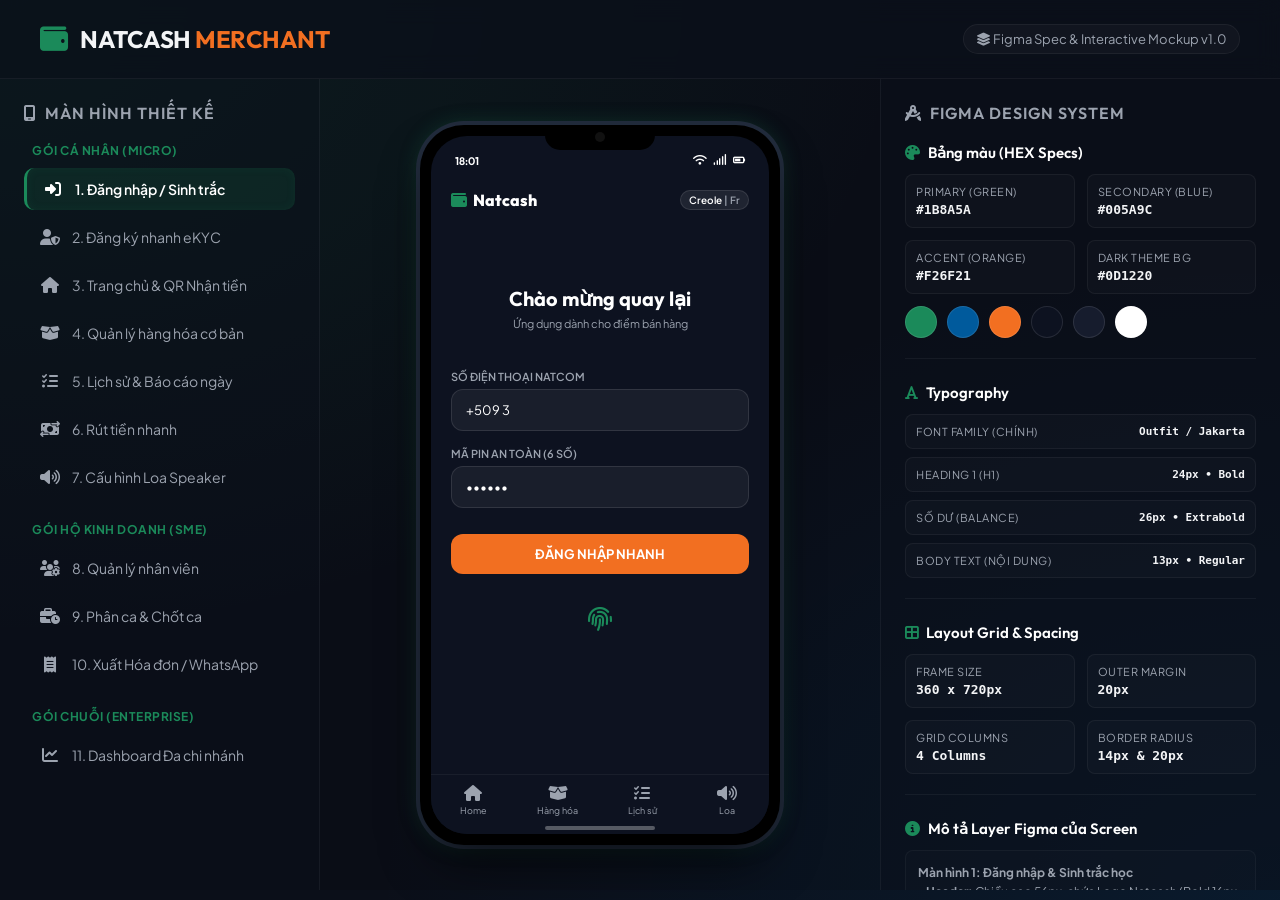
<file: output/natcash_merchant_mockups.html>
<!DOCTYPE html>
<html lang="vi">
<head>
    <meta charset="UTF-8">
    <meta name="viewport" content="width=device-width, initial-scale=1.0">
    <title>Natcash Merchant - Interactive UI Mockups & Figma Spec</title>
    <!-- Google Fonts -->
    <link rel="preconnect" href="https://fonts.googleapis.com">
    <link rel="preconnect" href="https://fonts.gstatic.com" crossorigin>
    <link href="https://fonts.googleapis.com/css2?family=Outfit:wght@300;400;500;600;700;800&family=Plus+Jakarta+Sans:wght@300;400;500;600;700&display=swap" rel="stylesheet">
    <!-- FontAwesome Icons -->
    <link rel="stylesheet" href="https://cdnjs.cloudflare.com/ajax/libs/font-awesome/6.4.0/css/all.min.css">
    
    <style>
        :root {
            /* Branding Colors */
            --color-primary: #1b8a5a; /* Natcom Green */
            --color-primary-rgb: 27, 138, 90;
            --color-secondary: #005a9c; /* Natcom Blue */
            --color-accent: #f26f21; /* Accent Orange */
            
            /* Dark Mode Theme */
            --bg-page: #0b0f19;
            --bg-card: rgba(22, 28, 45, 0.7);
            --bg-phone: #0d1220;
            --border-glow: rgba(27, 138, 90, 0.2);
            --text-main: #f3f4f6;
            --text-muted: #9ca3af;
            --text-dark: #111827;
            
            /* Font Families */
            --font-display: 'Outfit', sans-serif;
            --font-body: 'Plus Jakarta Sans', sans-serif;
        }

        * {
            box-sizing: border-box;
            margin: 0;
            padding: 0;
        }

        body {
            background-color: var(--bg-page);
            color: var(--text-main);
            font-family: var(--font-body);
            overflow-x: hidden;
            background-image: 
                radial-gradient(at 0% 0%, rgba(27, 138, 90, 0.15) 0px, transparent 50%),
                radial-gradient(at 100% 100%, rgba(0, 90, 156, 0.15) 0px, transparent 50%);
            background-attachment: fixed;
        }

        header {
            padding: 24px 40px;
            display: flex;
            justify-content: space-between;
            align-items: center;
            border-bottom: 1px solid rgba(255, 255, 255, 0.05);
            background: rgba(11, 15, 25, 0.8);
            backdrop-filter: blur(12px);
            position: sticky;
            top: 0;
            z-index: 100;
        }

        .logo-area {
            display: flex;
            align-items: center;
            gap: 12px;
        }

        .logo-area i {
            font-size: 28px;
            color: var(--color-primary);
        }

        .logo-area h1 {
            font-family: var(--font-display);
            font-size: 24px;
            font-weight: 700;
            letter-spacing: -0.5px;
        }

        .logo-area span {
            color: var(--color-accent);
        }

        .header-meta {
            font-size: 13px;
            color: var(--text-muted);
            background: rgba(255, 255, 255, 0.03);
            padding: 6px 12px;
            border-radius: 20px;
            border: 1px solid rgba(255, 255, 255, 0.05);
        }

        /* Main Grid Container */
        .workspace {
            display: grid;
            grid-template-columns: 320px 1fr 400px;
            height: calc(100vh - 89px);
            position: relative;
        }

        /* Left Panel: Screen Selector */
        .left-panel {
            background: rgba(11, 15, 25, 0.5);
            border-right: 1px solid rgba(255, 255, 255, 0.05);
            padding: 24px;
            overflow-y: auto;
        }

        .panel-title {
            font-family: var(--font-display);
            font-size: 16px;
            font-weight: 600;
            text-transform: uppercase;
            letter-spacing: 1px;
            color: var(--text-muted);
            margin-bottom: 20px;
            display: flex;
            align-items: center;
            gap: 8px;
        }

        .group-container {
            margin-bottom: 24px;
        }

        .group-label {
            font-size: 12px;
            font-weight: 700;
            color: var(--color-primary);
            text-transform: uppercase;
            letter-spacing: 0.5px;
            margin-bottom: 10px;
            padding-left: 8px;
        }

        .screen-btn {
            display: flex;
            align-items: center;
            gap: 12px;
            width: 100%;
            background: transparent;
            border: none;
            color: var(--text-muted);
            padding: 12px 16px;
            border-radius: 10px;
            text-align: left;
            cursor: pointer;
            transition: all 0.2s ease;
            margin-bottom: 6px;
            font-family: var(--font-body);
            font-size: 14px;
        }

        .screen-btn i {
            font-size: 16px;
            width: 20px;
            text-align: center;
        }

        .screen-btn:hover {
            background: rgba(255, 255, 255, 0.03);
            color: var(--text-main);
        }

        .screen-btn.active {
            background: rgba(27, 138, 90, 0.15);
            color: #fff;
            font-weight: 600;
            border-left: 3px solid var(--color-primary);
            box-shadow: inset 0 0 10px rgba(27, 138, 90, 0.1);
        }

        /* Center Panel: Interactive Device Mockup */
        .center-panel {
            display: flex;
            flex-direction: column;
            justify-content: center;
            align-items: center;
            padding: 30px;
            position: relative;
            background: rgba(0, 0, 0, 0.1);
        }

        .device-container {
            position: relative;
            width: 360px;
            height: 720px;
            background: #000;
            border-radius: 44px;
            padding: 11px;
            box-shadow: 
                0 25px 50px -12px rgba(0,0,0,0.7),
                0 0 0 4px #222c3d,
                0 0 20px 2px var(--border-glow);
            transition: border-color 0.3s, box-shadow 0.3s;
        }

        /* Phone Screen Frame */
        .phone-screen {
            width: 100%;
            height: 100%;
            background: var(--bg-phone);
            border-radius: 36px;
            overflow: hidden;
            position: relative;
            display: flex;
            flex-direction: column;
            color: #fff;
            user-select: none;
        }

        /* Notch / Dynamic Island simulation */
        .phone-notch {
            position: absolute;
            top: 0;
            left: 50%;
            transform: translateX(-50%);
            width: 110px;
            height: 25px;
            background: #000;
            border-bottom-left-radius: 15px;
            border-bottom-right-radius: 15px;
            z-index: 50;
            display: flex;
            justify-content: center;
            align-items: center;
        }

        .phone-notch-camera {
            width: 10px;
            height: 10px;
            background: #111;
            border-radius: 50%;
        }

        /* Phone Status Bar */
        .status-bar {
            height: 38px;
            padding: 12px 24px 0;
            display: flex;
            justify-content: space-between;
            align-items: center;
            font-size: 11px;
            font-weight: 600;
            z-index: 40;
            font-family: var(--font-display);
        }

        .status-icons {
            display: flex;
            gap: 6px;
            align-items: center;
        }

        /* Phone Screen Content Wrapper */
        .screen-content-wrapper {
            flex: 1;
            overflow-y: auto;
            display: flex;
            flex-direction: column;
            position: relative;
        }

        /* Hide Scrollbar */
        .screen-content-wrapper::-webkit-scrollbar {
            display: none;
        }

        /* Right Panel: Figma Design Spec */
        .right-panel {
            background: rgba(11, 15, 25, 0.5);
            border-left: 1px solid rgba(255, 255, 255, 0.05);
            padding: 24px;
            overflow-y: auto;
        }

        .spec-section {
            margin-bottom: 24px;
            border-bottom: 1px solid rgba(255, 255, 255, 0.05);
            padding-bottom: 20px;
        }

        .spec-section:last-child {
            border-bottom: none;
        }

        .spec-title {
            font-family: var(--font-display);
            font-size: 15px;
            font-weight: 600;
            color: #fff;
            margin-bottom: 12px;
            display: flex;
            align-items: center;
            gap: 8px;
        }

        .spec-title i {
            color: var(--color-primary);
        }

        .spec-grid {
            display: grid;
            grid-template-columns: repeat(2, 1fr);
            gap: 12px;
        }

        .spec-item {
            background: rgba(255, 255, 255, 0.02);
            border: 1px solid rgba(255, 255, 255, 0.05);
            padding: 10px;
            border-radius: 8px;
        }

        .spec-label {
            font-size: 11px;
            color: var(--text-muted);
            text-transform: uppercase;
            letter-spacing: 0.5px;
            margin-bottom: 4px;
        }

        .spec-value {
            font-size: 13px;
            font-weight: 600;
            color: var(--text-main);
            font-family: monospace;
        }

        .color-bubble-row {
            display: flex;
            gap: 10px;
            margin-top: 8px;
        }

        .color-bubble {
            width: 32px;
            height: 32px;
            border-radius: 50%;
            border: 1px solid rgba(255, 255, 255, 0.1);
            cursor: pointer;
            position: relative;
        }

        .color-bubble:hover::after {
            content: attr(data-hex);
            position: absolute;
            bottom: -25px;
            left: 50%;
            transform: translateX(-50%);
            font-size: 9px;
            background: #000;
            padding: 2px 4px;
            border-radius: 4px;
            white-space: nowrap;
            z-index: 10;
        }

        /* Interactive Prototype Components Inside Phone Screen */
        .app-header {
            display: flex;
            justify-content: space-between;
            align-items: center;
            padding: 16px 20px;
        }

        .app-logo {
            font-family: var(--font-display);
            font-weight: 800;
            font-size: 16px;
            color: #fff;
            display: flex;
            align-items: center;
            gap: 6px;
        }

        .app-logo i {
            color: var(--color-primary);
        }

        .lang-badge {
            background: rgba(255,255,255,0.08);
            border: 1px solid rgba(255,255,255,0.1);
            border-radius: 12px;
            padding: 3px 8px;
            font-size: 10px;
            font-weight: 600;
            color: var(--text-muted);
            cursor: pointer;
        }

        .lang-badge span.active {
            color: #fff;
        }

        .app-body {
            padding: 0 20px 20px;
            display: flex;
            flex-direction: column;
            gap: 16px;
        }

        /* Balance card style */
        .balance-card {
            background: linear-gradient(135deg, rgba(27, 138, 90, 0.2) 0%, rgba(0, 90, 156, 0.2) 100%);
            border: 1px solid rgba(27, 138, 90, 0.3);
            border-radius: 20px;
            padding: 16px;
            position: relative;
            overflow: hidden;
        }

        .balance-card::before {
            content: '';
            position: absolute;
            top: -50px;
            right: -50px;
            width: 100px;
            height: 100px;
            background: rgba(255, 255, 255, 0.03);
            border-radius: 50%;
        }

        .balance-label {
            font-size: 11px;
            color: var(--text-muted);
            text-transform: uppercase;
            letter-spacing: 0.5px;
            display: flex;
            align-items: center;
            gap: 6px;
        }

        .balance-val {
            font-family: var(--font-display);
            font-size: 26px;
            font-weight: 700;
            color: #fff;
            margin: 6px 0;
        }

        /* QR Area */
        .qr-card {
            background: #fff;
            border-radius: 24px;
            padding: 20px;
            display: flex;
            flex-direction: column;
            align-items: center;
            gap: 12px;
            box-shadow: 0 10px 25px rgba(0,0,0,0.2);
        }

        .qr-placeholder {
            width: 170px;
            height: 170px;
            background: #eee;
            border-radius: 16px;
            border: 2px dashed var(--color-primary);
            display: flex;
            justify-content: center;
            align-items: center;
            position: relative;
        }

        .qr-placeholder i {
            font-size: 64px;
            color: var(--color-primary);
        }

        .qr-desc {
            color: var(--text-dark);
            font-size: 12px;
            font-weight: 600;
            text-align: center;
        }

        .qr-sub {
            color: #6b7280;
            font-size: 10px;
            text-align: center;
        }

        /* Action Buttons */
        .action-row {
            display: grid;
            grid-template-columns: repeat(2, 1fr);
            gap: 12px;
        }

        .action-btn {
            background: rgba(255,255,255,0.05);
            border: 1px solid rgba(255,255,255,0.1);
            color: #fff;
            padding: 12px;
            border-radius: 14px;
            cursor: pointer;
            font-family: var(--font-body);
            font-size: 12px;
            font-weight: 600;
            display: flex;
            flex-direction: column;
            align-items: center;
            gap: 6px;
            transition: all 0.2s;
        }

        .action-btn i {
            font-size: 18px;
            color: var(--color-primary);
        }

        .action-btn:hover {
            background: rgba(255,255,255,0.1);
            border-color: var(--color-primary);
        }

        /* Tab bar bottom phone simulation */
        .app-tabbar {
            height: 60px;
            background: rgba(13, 18, 32, 0.95);
            border-top: 1px solid rgba(255, 255, 255, 0.05);
            display: flex;
            justify-content: space-around;
            align-items: center;
            padding-bottom: 8px; /* Room for home indicator */
            z-index: 40;
        }

        .tab-item {
            display: flex;
            flex-direction: column;
            align-items: center;
            gap: 4px;
            color: var(--text-muted);
            font-size: 9px;
            cursor: pointer;
            transition: color 0.2s;
            width: 25%;
        }

        .tab-item i {
            font-size: 16px;
        }

        .tab-item.active {
            color: var(--color-primary);
        }

        .home-indicator {
            position: absolute;
            bottom: 4px;
            left: 50%;
            transform: translateX(-50%);
            width: 110px;
            height: 4px;
            background: rgba(255,255,255,0.3);
            border-radius: 2px;
            z-index: 50;
        }

        /* Screen Specific Styles */
        .screen-view {
            display: none;
            flex: 1;
            flex-direction: column;
        }

        .screen-view.active {
            display: flex;
        }

        /* Form Controls */
        .input-group {
            display: flex;
            flex-direction: column;
            gap: 6px;
        }

        .input-group label {
            font-size: 11px;
            color: var(--text-muted);
            font-weight: 600;
        }

        .input-field {
            background: rgba(255,255,255,0.05);
            border: 1px solid rgba(255,255,255,0.1);
            padding: 12px 14px;
            border-radius: 12px;
            color: #fff;
            font-family: var(--font-body);
            font-size: 13px;
            outline: none;
            transition: border-color 0.2s;
        }

        .input-field:focus {
            border-color: var(--color-primary);
        }

        .submit-btn {
            background: var(--color-accent);
            border: none;
            color: white;
            padding: 12px;
            border-radius: 12px;
            font-family: var(--font-body);
            font-weight: 700;
            font-size: 13px;
            cursor: pointer;
            transition: opacity 0.2s;
            text-align: center;
        }

        .submit-btn:hover {
            opacity: 0.9;
        }

        /* eKYC mock styles */
        .ekyc-frame {
            border: 2px solid rgba(255, 255, 255, 0.2);
            border-radius: 20px;
            height: 180px;
            display: flex;
            justify-content: center;
            align-items: center;
            position: relative;
            overflow: hidden;
            background: #000;
        }

        .ekyc-camera-overlay {
            position: absolute;
            width: 80%;
            height: 80%;
            border: 2px solid var(--color-accent);
            border-radius: 14px;
            box-shadow: 0 0 0 100px rgba(0,0,0,0.5);
        }

        .ekyc-text-guide {
            font-size: 12px;
            text-align: center;
            color: var(--color-accent);
            font-weight: 600;
            background: rgba(0,0,0,0.6);
            padding: 4px 10px;
            border-radius: 10px;
            z-index: 10;
        }

        /* Soundbox Visual Mock */
        .soundbox-mock {
            background: rgba(255,255,255,0.02);
            border: 1px solid rgba(255,255,255,0.08);
            border-radius: 24px;
            padding: 24px;
            display: flex;
            flex-direction: column;
            align-items: center;
            gap: 16px;
        }

        .sb-body {
            width: 140px;
            height: 180px;
            background: linear-gradient(135deg, #1f2937 0%, #111827 100%);
            border: 3px solid var(--color-primary);
            border-radius: 20px;
            box-shadow: 0 10px 20px rgba(0,0,0,0.4);
            display: flex;
            flex-direction: column;
            align-items: center;
            justify-content: space-between;
            padding: 16px;
            position: relative;
        }

        .sb-speaker-grill {
            width: 80px;
            height: 40px;
            background-image: radial-gradient(circle, #374151 1px, transparent 1px);
            background-size: 5px 5px;
            border-radius: 10px;
        }

        .sb-qr-holder {
            width: 80px;
            height: 80px;
            background: #fff;
            border-radius: 8px;
            padding: 6px;
            display: flex;
            justify-content: center;
            align-items: center;
        }

        .sb-qr-holder i {
            font-size: 48px;
            color: #000;
        }

        .sb-leds {
            display: flex;
            gap: 10px;
            position: absolute;
            top: 55px;
        }

        .sb-led {
            width: 6px;
            height: 6px;
            border-radius: 50%;
            background: #10b981; /* Green LED */
            box-shadow: 0 0 6px #10b981;
        }

        .sb-led.battery {
            background: #10b981;
            box-shadow: 0 0 6px #10b981;
        }

        /* Item List (Goods) */
        .item-card {
            background: rgba(255,255,255,0.03);
            border: 1px solid rgba(255,255,255,0.06);
            border-radius: 14px;
            padding: 12px;
            display: flex;
            justify-content: space-between;
            align-items: center;
        }

        .item-info {
            display: flex;
            align-items: center;
            gap: 10px;
        }

        .item-img-placeholder {
            width: 40px;
            height: 40px;
            background: rgba(27, 138, 90, 0.15);
            border-radius: 10px;
            display: flex;
            justify-content: center;
            align-items: center;
            font-weight: 700;
            color: var(--color-primary);
        }

        .item-details h4 {
            font-size: 13px;
            font-weight: 600;
        }

        .item-details span {
            font-size: 11px;
            color: var(--text-muted);
        }

        .item-price {
            font-family: var(--font-display);
            font-size: 13px;
            font-weight: 700;
            color: var(--color-accent);
        }

        /* History transactions */
        .trans-item {
            background: rgba(255,255,255,0.03);
            border: 1px solid rgba(255,255,255,0.06);
            border-radius: 14px;
            padding: 12px 14px;
            display: flex;
            justify-content: space-between;
            align-items: center;
        }

        .trans-details h5 {
            font-size: 12px;
            font-weight: 600;
        }

        .trans-details span {
            font-size: 10px;
            color: var(--text-muted);
        }

        .trans-amount {
            font-family: var(--font-display);
            font-size: 13px;
            font-weight: 700;
        }

        .trans-amount.plus {
            color: #10b981;
        }

        .trans-amount.minus {
            color: #ef4444;
        }

        /* Staff list SME */
        .staff-card {
            background: rgba(255,255,255,0.03);
            border: 1px solid rgba(255,255,255,0.06);
            border-radius: 14px;
            padding: 12px 14px;
            display: flex;
            justify-content: space-between;
            align-items: center;
        }

        .staff-info h5 {
            font-size: 13px;
            font-weight: 600;
        }

        .staff-info span {
            font-size: 10px;
            background: rgba(27, 138, 90, 0.1);
            color: var(--color-primary);
            padding: 2px 6px;
            border-radius: 8px;
            font-weight: 600;
        }

        /* Shift chot ca SME */
        .shift-row {
            display: flex;
            justify-content: space-between;
            font-size: 12px;
            padding: 8px 0;
            border-bottom: 1px dashed rgba(255,255,255,0.05);
        }

        /* Enterprise dashboard */
        .chart-box {
            background: rgba(255,255,255,0.02);
            border: 1px solid rgba(255,255,255,0.06);
            border-radius: 16px;
            height: 120px;
            display: flex;
            align-items: flex-end;
            justify-content: space-between;
            padding: 16px;
        }

        .chart-bar {
            width: 12%;
            background: var(--color-primary);
            border-top-left-radius: 4px;
            border-top-right-radius: 4px;
            opacity: 0.7;
            transition: opacity 0.2s;
        }

        .chart-bar:hover {
            opacity: 1;
            background: var(--color-accent);
        }

        .branch-card {
            background: rgba(255,255,255,0.03);
            border: 1px solid rgba(255,255,255,0.06);
            border-radius: 14px;
            padding: 12px;
            display: flex;
            justify-content: space-between;
            align-items: center;
        }

        .branch-info h5 {
            font-size: 12px;
            font-weight: 600;
        }

        .branch-info span {
            font-size: 10px;
            color: var(--text-muted);
        }

        .branch-val {
            font-family: var(--font-display);
            font-size: 12px;
            font-weight: 700;
            color: #fff;
        }
    </style>
</head>
<body>

    <header>
        <div class="logo-area">
            <i class="fa-solid fa-wallet"></i>
            <h1>NATCASH <span>MERCHANT</span></h1>
        </div>
        <div class="header-meta">
            <i class="fa-solid fa-layer-group"></i> Figma Spec & Interactive Mockup v1.0
        </div>
    </header>

    <div class="workspace">
        <!-- Left Panel: Screen Selector -->
        <div class="left-panel">
            <div class="panel-title">
                <i class="fa-solid fa-mobile-screen"></i> Màn hình thiết kế
            </div>

            <!-- Gói Cá nhân -->
            <div class="group-container">
                <div class="group-label">Gói Cá Nhân (Micro)</div>
                <button class="screen-btn active" data-screen="scr-login">
                    <i class="fa-solid fa-right-to-bracket"></i> 1. Đăng nhập / Sinh trắc
                </button>
                <button class="screen-btn" data-screen="scr-ekyc">
                    <i class="fa-solid fa-user-shield"></i> 2. Đăng ký nhanh eKYC
                </button>
                <button class="screen-btn" data-screen="scr-home">
                    <i class="fa-solid fa-house"></i> 3. Trang chủ & QR Nhận tiền
                </button>
                <button class="screen-btn" data-screen="scr-goods">
                    <i class="fa-solid fa-box-open"></i> 4. Quản lý hàng hóa cơ bản
                </button>
                <button class="screen-btn" data-screen="scr-history">
                    <i class="fa-solid fa-list-check"></i> 5. Lịch sử & Báo cáo ngày
                </button>
                <button class="screen-btn" data-screen="scr-withdraw">
                    <i class="fa-solid fa-money-bill-transfer"></i> 6. Rút tiền nhanh
                </button>
                <button class="screen-btn" data-screen="scr-soundbox">
                    <i class="fa-solid fa-volume-high"></i> 7. Cấu hình Loa Speaker
                </button>
            </div>

            <!-- Gói Hộ Kinh Doanh / SME -->
            <div class="group-container">
                <div class="group-label">Gói Hộ Kinh Doanh (SME)</div>
                <button class="screen-btn" data-screen="scr-staff">
                    <i class="fa-solid fa-users-gear"></i> 8. Quản lý nhân viên
                </button>
                <button class="screen-btn" data-screen="scr-shift">
                    <i class="fa-solid fa-business-time"></i> 9. Phân ca & Chốt ca
                </button>
                <button class="screen-btn" data-screen="scr-bill">
                    <i class="fa-solid fa-receipt"></i> 10. Xuất Hóa đơn / WhatsApp
                </button>
            </div>

            <!-- Gói Chuỗi / Enterprise -->
            <div class="group-container">
                <div class="group-label">Gói Chuỗi (Enterprise)</div>
                <button class="screen-btn" data-screen="scr-enterprise">
                    <i class="fa-solid fa-chart-line"></i> 11. Dashboard Đa chi nhánh
                </button>
            </div>
        </div>

        <!-- Center Panel: Interactive Device Mockup -->
        <div class="center-panel">
            <div class="device-container">
                <div class="phone-notch"><div class="phone-notch-camera"></div></div>
                
                <div class="phone-screen">
                    <!-- Status Bar -->
                    <div class="status-bar">
                        <span id="phone-time">09:41</span>
                        <div class="status-icons">
                            <i class="fa-solid fa-wifi"></i>
                            <i class="fa-solid fa-signal"></i>
                            <i class="fa-solid fa-battery-three-quarters"></i>
                        </div>
                    </div>

                    <!-- Screen Content Wrapper -->
                    <div class="screen-content-wrapper">
                        
                        <!-- 1. Screen Đăng Nhập -->
                        <div class="screen-view active" id="scr-login">
                            <div class="app-header">
                                <div class="app-logo"><i class="fa-solid fa-wallet"></i> Natcash</div>
                                <div class="lang-badge"><span class="active">Creole</span> | <span>Fr</span></div>
                            </div>
                            <div class="app-body" style="justify-content: center; flex: 1; padding-bottom: 80px;">
                                <div style="text-align: center; margin-bottom: 24px;">
                                    <h2 style="font-family: var(--font-display); font-size: 20px; font-weight: 700; margin-bottom: 6px;">Chào mừng quay lại</h2>
                                    <p style="font-size: 11px; color: var(--text-muted);">Ứng dụng dành cho điểm bán hàng</p>
                                </div>
                                <div class="input-group">
                                    <label>SỐ ĐIỆN THOẠI NATCOM</label>
                                    <input type="text" class="input-field" value="+509 3">
                                </div>
                                <div class="input-group">
                                    <label>MÃ PIN AN TOÀN (6 SỐ)</label>
                                    <input type="password" class="input-field" value="••••••">
                                </div>
                                <button class="submit-btn" style="margin-top: 10px;">ĐĂNG NHẬP NHANH</button>
                                <div style="display: flex; justify-content: center; margin-top: 16px;">
                                    <button style="background: transparent; border: none; color: var(--color-primary); font-size: 24px; cursor: pointer;">
                                        <i class="fa-solid fa-fingerprint"></i>
                                    </button>
                                </div>
                            </div>
                        </div>

                        <!-- 2. Screen eKYC -->
                        <div class="screen-view" id="scr-ekyc">
                            <div class="app-header">
                                <div class="app-logo"><i class="fa-solid fa-user-shield"></i> eKYC Điểm bán</div>
                                <div class="lang-badge">1/3</div>
                            </div>
                            <div class="app-body">
                                <p style="font-size: 11px; color: var(--text-muted); text-align: center;">Chụp ảnh Thẻ căn cước quốc gia (CIN) để mở ví trong 5 phút</p>
                                <div class="ekyc-frame" style="margin: 10px 0;">
                                    <div class="ekyc-camera-overlay"></div>
                                    <span class="ekyc-text-guide">ĐẶT MẶT TRƯỚC VÀO KHUNG</span>
                                </div>
                                <div style="display: flex; justify-content: center; gap: 8px;">
                                    <span style="width: 8px; height: 8px; border-radius: 50%; background: var(--color-primary);"></span>
                                    <span style="width: 8px; height: 8px; border-radius: 50%; background: rgba(255,255,255,0.2);"></span>
                                    <span style="width: 8px; height: 8px; border-radius: 50%; background: rgba(255,255,255,0.2);"></span>
                                </div>
                                <button class="submit-btn" style="background: var(--color-primary);">CHỤP ẢNH</button>
                            </div>
                        </div>

                        <!-- 3. Screen Trang Chủ -->
                        <div class="screen-view" id="scr-home">
                            <div class="app-header">
                                <div class="app-logo"><i class="fa-solid fa-wallet"></i> Natcash</div>
                                <div class="lang-badge" style="background: rgba(27, 138, 90, 0.2); border-color: var(--color-primary); color: #fff;">
                                    <i class="fa-solid fa-volume-high"></i> Loa Active
                                </div>
                            </div>
                            <div class="app-body">
                                <div class="balance-card">
                                    <div class="balance-label"><i class="fa-solid fa-sack-dollar"></i> Số dư Merchant</div>
                                    <div class="balance-val">5,420.00 HTG</div>
                                </div>
                                <div class="qr-card">
                                    <div class="qr-placeholder">
                                        <i class="fa-solid fa-qrcode"></i>
                                    </div>
                                    <div class="qr-desc">QUÉT QR ĐỂ THANH TOÁN</div>
                                    <div class="qr-sub">Mã QR cố định tại quầy của Merchant</div>
                                </div>
                                <div class="action-row">
                                    <button class="action-btn"><i class="fa-solid fa-circle-plus"></i>Tạo QR động</button>
                                    <button class="action-btn"><i class="fa-solid fa-circle-arrow-up"></i>Rút tiền</button>
                                </div>
                            </div>
                        </div>

                        <!-- 4. Screen Hàng Hóa -->
                        <div class="screen-view" id="scr-goods">
                            <div class="app-header">
                                <div class="app-logo"><i class="fa-solid fa-box-open"></i> Hàng hóa</div>
                                <button style="background: var(--color-primary); border: none; color: white; padding: 4px 8px; border-radius: 8px; font-size: 10px; font-weight: 600; cursor: pointer;">
                                    + Thêm mới
                                </button>
                            </div>
                            <div class="app-body">
                                <div class="item-card">
                                    <div class="item-info">
                                        <div class="item-img-placeholder">R</div>
                                        <div class="item-details">
                                            <h4>Rhum Barbancourt</h4>
                                            <span>Danh mục: Đồ uống</span>
                                        </div>
                                    </div>
                                    <div class="item-price">1,200.00 HTG</div>
                                </div>
                                <div class="item-card">
                                    <div class="item-info">
                                        <div class="item-img-placeholder">C</div>
                                        <div class="item-details">
                                            <h4>Café Haiti (500g)</h4>
                                            <span>Danh mục: Thực phẩm</span>
                                        </div>
                                    </div>
                                    <div class="item-price">450.00 HTG</div>
                                </div>
                                <div class="item-card">
                                    <div class="item-info">
                                        <div class="item-img-placeholder">H</div>
                                        <div class="item-details">
                                            <h4>Huile Végétale (1L)</h4>
                                            <span>Danh mục: Thực phẩm</span>
                                        </div>
                                    </div>
                                    <div class="item-price">350.00 HTG</div>
                                </div>
                            </div>
                        </div>

                        <!-- 5. Screen Lịch Sử -->
                        <div class="screen-view" id="scr-history">
                            <div class="app-header">
                                <div class="app-logo"><i class="fa-solid fa-list-check"></i> Lịch sử</div>
                                <div class="lang-badge">Hôm nay</div>
                            </div>
                            <div class="app-body">
                                <div style="display: flex; justify-content: space-between; background: rgba(255,255,255,0.03); padding: 12px; border-radius: 12px; text-align: center;">
                                    <div>
                                        <div style="font-size: 9px; color: var(--text-muted);">TỔNG DOANH THU</div>
                                        <div style="font-size: 14px; font-weight: 700; color: #10b981;">+12,450 HTG</div>
                                    </div>
                                    <div style="width: 1px; background: rgba(255,255,255,0.1);"></div>
                                    <div>
                                        <div style="font-size: 9px; color: var(--text-muted);">GIAO DỊCH</div>
                                        <div style="font-size: 14px; font-weight: 700;">48 giao dịch</div>
                                    </div>
                                </div>
                                <div style="display: flex; flex-direction: column; gap: 8px; margin-top: 6px;">
                                    <div class="trans-item">
                                        <div class="trans-details">
                                            <h5>Nhận từ 098***432</h5>
                                            <span>14:23 • Giao dịch QR</span>
                                        </div>
                                        <div class="trans-amount plus">+1,200 HTG</div>
                                    </div>
                                    <div class="trans-item">
                                        <div class="trans-details">
                                            <h5>Nhận từ 097***889</h5>
                                            <span>14:15 • Giao dịch QR</span>
                                        </div>
                                        <div class="trans-amount plus">+450 HTG</div>
                                    </div>
                                    <div class="trans-item">
                                        <div class="trans-details">
                                            <h5>Rút tiền về Ví cá nhân</h5>
                                            <span>11:30 • Rút tiền</span>
                                        </div>
                                        <div class="trans-amount minus">-5,000 HTG</div>
                                    </div>
                                </div>
                            </div>
                        </div>

                        <!-- 6. Screen Rút Tiền -->
                        <div class="screen-view" id="scr-withdraw">
                            <div class="app-header">
                                <div class="app-logo"><i class="fa-solid fa-money-bill-transfer"></i> Rút tiền</div>
                            </div>
                            <div class="app-body">
                                <div style="background: rgba(255,255,255,0.03); padding: 12px; border-radius: 12px; margin-bottom: 6px;">
                                    <span style="font-size: 10px; color: var(--text-muted);">SỐ DƯ MERCHANT CÓ THỂ RÚT</span>
                                    <h3 style="font-family: var(--font-display); font-size: 20px; font-weight: 700; color: #fff; margin-top: 4px;">5,420.00 HTG</h3>
                                </div>
                                <div class="input-group">
                                    <label>PHƯƠNG THỨC RÚT TIỀN</label>
                                    <div style="background: rgba(27, 138, 90, 0.1); border: 1px solid var(--color-primary); padding: 10px; border-radius: 10px; font-size: 11px; display: flex; align-items: center; justify-content: space-between;">
                                        <span><i class="fa-solid fa-wallet" style="margin-right: 6px;"></i> Ví cá nhân Natcash</span>
                                        <i class="fa-solid fa-circle-check" style="color: var(--color-primary);"></i>
                                    </div>
                                </div>
                                <div class="input-group">
                                    <label>SỐ TIỀN RÚT (HTG)</label>
                                    <input type="text" class="input-field" value="2,000">
                                </div>
                                <button class="submit-btn" style="background: var(--color-accent); margin-top: 10px;">XÁC NHẬN RÚT TIỀN</button>
                            </div>
                        </div>

                        <!-- 7. Screen Cấu hình Loa -->
                        <div class="screen-view" id="scr-soundbox">
                            <div class="app-header">
                                <div class="app-logo"><i class="fa-solid fa-volume-high"></i> Loa thông báo</div>
                            </div>
                            <div class="app-body">
                                <div class="soundbox-mock">
                                    <div class="sb-body">
                                        <div class="sb-speaker-grill"></div>
                                        <div class="sb-leds">
                                            <div class="sb-led"></div>
                                            <div class="sb-led battery"></div>
                                        </div>
                                        <div class="sb-qr-holder">
                                            <i class="fa-solid fa-qrcode"></i>
                                        </div>
                                    </div>
                                    <div style="text-align: center;">
                                        <h4 style="font-size: 13px; font-weight: 600;">Natcash Speaker Pro</h4>
                                        <span style="font-size: 10px; color: #10b981;"><i class="fa-solid fa-wifi"></i> Đang hoạt động • Pin 85%</span>
                                    </div>
                                </div>
                                <button class="submit-btn" style="background: rgba(255,255,255,0.08); border: 1px solid rgba(255,255,255,0.1); color: white;">
                                    Tải file âm thanh mới (OTA)
                                </button>
                            </div>
                        </div>

                        <!-- 8. Screen Quản lý nhân viên SME -->
                        <div class="screen-view" id="scr-staff">
                            <div class="app-header">
                                <div class="app-logo"><i class="fa-solid fa-users-gear"></i> Nhân viên</div>
                                <button style="background: var(--color-primary); border: none; color: white; padding: 4px 8px; border-radius: 8px; font-size: 10px; font-weight: 600; cursor: pointer;">
                                    + Thêm mới
                                </button>
                            </div>
                            <div class="app-body">
                                <div class="staff-card">
                                    <div class="staff-info">
                                        <h5>Jean Baptiste</h5>
                                        <span>Vai trò: Thu ngân</span>
                                    </div>
                                    <div style="font-size: 11px; color: var(--text-muted);">098***123</div>
                                </div>
                                <div class="staff-card">
                                    <div class="staff-info">
                                        <h5>Marie Claire</h5>
                                        <span>Vai trò: Thủ kho</span>
                                    </div>
                                    <div style="font-size: 11px; color: var(--text-muted);">097***456</div>
                                </div>
                            </div>
                        </div>

                        <!-- 9. Screen Phân ca SME -->
                        <div class="screen-view" id="scr-shift">
                            <div class="app-header">
                                <div class="app-logo"><i class="fa-solid fa-business-time"></i> Phân ca làm</div>
                            </div>
                            <div class="app-body">
                                <div style="background: rgba(255,255,255,0.02); border: 1px solid rgba(255,255,255,0.06); padding: 14px; border-radius: 16px;">
                                    <div class="shift-row">
                                        <span>Nhân viên ca hiện tại:</span>
                                        <span style="font-weight: 700;">Jean Baptiste</span>
                                    </div>
                                    <div class="shift-row">
                                        <span>Giờ bắt đầu ca:</span>
                                        <span>08:00 AM hôm nay</span>
                                    </div>
                                    <div class="shift-row">
                                        <span>Doanh thu số tạm tính:</span>
                                        <span style="color: #10b981; font-weight: 700;">+12,000.00 HTG</span>
                                    </div>
                                    <div class="shift-row">
                                        <span>Tiền mặt đầu ca:</span>
                                        <span>1,000.00 HTG</span>
                                    </div>
                                </div>
                                <button class="submit-btn" style="background: var(--color-accent); margin-top: 10px;">
                                    CHỐT CA & BÀN GIAO Ca
                                </button>
                            </div>
                        </div>

                        <!-- 10. Screen Hóa đơn SME -->
                        <div class="screen-view" id="scr-bill">
                            <div class="app-header">
                                <div class="app-logo"><i class="fa-solid fa-receipt"></i> Hóa đơn số</div>
                            </div>
                            <div class="app-body" style="padding-bottom: 40px;">
                                <div style="background: #fff; color: #000; padding: 20px; border-radius: 16px; box-shadow: 0 4px 15px rgba(0,0,0,0.1); font-family: monospace; font-size: 10px;">
                                    <div style="text-align: center; font-weight: bold; font-size: 12px; margin-bottom: 8px;">NATCASH BOUTIQUE</div>
                                    <div style="text-align: center; margin-bottom: 12px;">Port-au-Prince, Haiti</div>
                                    <div style="border-bottom: 1px dashed #ccc; padding-bottom: 6px; margin-bottom: 6px;">
                                        Ngày: 14/06/2026 14:23<br>
                                        HD: #NCM-887462
                                    </div>
                                    <div style="display: flex; justify-content: space-between; margin-bottom: 4px;">
                                        <span>Barbancourt (1)</span>
                                        <span>1,200.00 HTG</span>
                                    </div>
                                    <div style="display: flex; justify-content: space-between; margin-bottom: 8px;">
                                        <span>Café Haiti (1)</span>
                                        <span>450.00 HTG</span>
                                    </div>
                                    <div style="border-top: 1px dashed #ccc; padding-top: 6px; font-weight: bold; display: flex; justify-content: space-between; font-size: 11px;">
                                        <span>TỔNG CỘNG</span>
                                        <span>1,650.00 HTG</span>
                                    </div>
                                    <div style="margin-top: 10px; text-align: center; font-size: 8px; color: #555;">
                                        Thanh toán qua Ví Natcash QR<br>
                                        Mã chuẩn BRH
                                    </div>
                                </div>
                                <button class="submit-btn" style="background: #25d366;"><i class="fa-brands fa-whatsapp" style="margin-right: 6px;"></i> Gửi qua WhatsApp</button>
                                <button class="submit-btn" style="background: var(--color-primary);"><i class="fa-solid fa-print" style="margin-right: 6px;"></i> In hóa đơn nhiệt</button>
                            </div>
                        </div>

                        <!-- 11. Screen Enterprise Dashboard -->
                        <div class="screen-view" id="scr-enterprise">
                            <div class="app-header">
                                <div class="app-logo"><i class="fa-solid fa-chart-line"></i> Dashboard Chuỗi</div>
                                <div class="lang-badge" style="background: rgba(242, 111, 33, 0.15); border-color: var(--color-accent); color: var(--color-accent);">Tất cả</div>
                            </div>
                            <div class="app-body">
                                <div class="chart-box">
                                    <div class="chart-bar" style="height: 40%;"></div>
                                    <div class="chart-bar" style="height: 60%;"></div>
                                    <div class="chart-bar" style="height: 85%;"></div>
                                    <div class="chart-bar" style="height: 70%;"></div>
                                    <div class="chart-bar" style="height: 95%;"></div>
                                    <div class="chart-bar" style="height: 50%;"></div>
                                    <div class="chart-bar" style="height: 80%;"></div>
                                </div>
                                <div style="display: flex; flex-direction: column; gap: 8px; margin-top: 4px;">
                                    <div class="branch-card">
                                        <div class="branch-info">
                                            <h5>Port-au-Prince Center</h5>
                                            <span>180 đơn hàng</span>
                                        </div>
                                        <div class="branch-val">82,000.00 HTG</div>
                                    </div>
                                    <div class="branch-card">
                                        <div class="branch-info">
                                            <h5>Cap-Haïtien Store</h5>
                                            <span>170 đơn hàng</span>
                                        </div>
                                        <div class="branch-val">60,500.00 HTG</div>
                                    </div>
                                </div>
                            </div>
                        </div>

                    </div>

                    <!-- Tabbar (Simulated) -->
                    <div class="app-tabbar">
                        <div class="tab-item active" data-btn="scr-home">
                            <i class="fa-solid fa-house"></i>
                            <span>Home</span>
                        </div>
                        <div class="tab-item" data-btn="scr-goods">
                            <i class="fa-solid fa-box-open"></i>
                            <span>Hàng hóa</span>
                        </div>
                        <div class="tab-item" data-btn="scr-history">
                            <i class="fa-solid fa-list-check"></i>
                            <span>Lịch sử</span>
                        </div>
                        <div class="tab-item" data-btn="scr-soundbox">
                            <i class="fa-solid fa-volume-high"></i>
                            <span>Loa</span>
                        </div>
                    </div>
                    <div class="home-indicator"></div>
                </div>
            </div>
        </div>

        <!-- Right Panel: Figma Design Spec -->
        <div class="right-panel">
            <div class="panel-title">
                <i class="fa-solid fa-drafting-compass"></i> Figma Design System
            </div>

            <!-- Color Palette -->
            <div class="spec-section">
                <div class="spec-title"><i class="fa-solid fa-palette"></i> Bảng màu (HEX Specs)</div>
                <div class="spec-grid" style="margin-bottom: 12px;">
                    <div class="spec-item">
                        <div class="spec-label">Primary (Green)</div>
                        <div class="spec-value">#1B8A5A</div>
                    </div>
                    <div class="spec-item">
                        <div class="spec-label">Secondary (Blue)</div>
                        <div class="spec-value">#005A9C</div>
                    </div>
                    <div class="spec-item">
                        <div class="spec-label">Accent (Orange)</div>
                        <div class="spec-value">#F26F21</div>
                    </div>
                    <div class="spec-item">
                        <div class="spec-label">Dark Theme BG</div>
                        <div class="spec-value">#0D1220</div>
                    </div>
                </div>
                <div class="color-bubble-row">
                    <div class="color-bubble" style="background: #1B8A5A;" data-hex="#1B8A5A"></div>
                    <div class="color-bubble" style="background: #005A9C;" data-hex="#005A9C"></div>
                    <div class="color-bubble" style="background: #F26F21;" data-hex="#F26F21"></div>
                    <div class="color-bubble" style="background: #0D1220;" data-hex="#0D1220"></div>
                    <div class="color-bubble" style="background: #161C2D;" data-hex="#161C2D"></div>
                    <div class="color-bubble" style="background: #FFFFFF;" data-hex="#FFFFFF"></div>
                </div>
            </div>

            <!-- Typography -->
            <div class="spec-section">
                <div class="spec-title"><i class="fa-solid fa-font"></i> Typography</div>
                <div style="display: flex; flex-direction: column; gap: 8px;">
                    <div class="spec-item" style="display: flex; justify-content: space-between; align-items: center;">
                        <span class="spec-label" style="margin-bottom: 0;">Font Family (Chính)</span>
                        <span class="spec-value" style="font-size: 11px;">Outfit / Jakarta</span>
                    </div>
                    <div class="spec-item" style="display: flex; justify-content: space-between; align-items: center;">
                        <span class="spec-label" style="margin-bottom: 0;">Heading 1 (H1)</span>
                        <span class="spec-value" style="font-size: 11px;">24px • Bold</span>
                    </div>
                    <div class="spec-item" style="display: flex; justify-content: space-between; align-items: center;">
                        <span class="spec-label" style="margin-bottom: 0;">Số dư (Balance)</span>
                        <span class="spec-value" style="font-size: 11px;">26px • Extrabold</span>
                    </div>
                    <div class="spec-item" style="display: flex; justify-content: space-between; align-items: center;">
                        <span class="spec-label" style="margin-bottom: 0;">Body Text (Nội dung)</span>
                        <span class="spec-value" style="font-size: 11px;">13px • Regular</span>
                    </div>
                </div>
            </div>

            <!-- Layout Grid & Spacing -->
            <div class="spec-section">
                <div class="spec-title"><i class="fa-solid fa-border-all"></i> Layout Grid & Spacing</div>
                <div class="spec-grid">
                    <div class="spec-item">
                        <div class="spec-label">Frame Size</div>
                        <div class="spec-value">360 x 720px</div>
                    </div>
                    <div class="spec-item">
                        <div class="spec-label">Outer Margin</div>
                        <div class="spec-value">20px</div>
                    </div>
                    <div class="spec-item">
                        <div class="spec-label">Grid Columns</div>
                        <div class="spec-value">4 Columns</div>
                    </div>
                    <div class="spec-item">
                        <div class="spec-label">Border Radius</div>
                        <div class="spec-value">14px & 20px</div>
                    </div>
                </div>
            </div>

            <!-- Current Screen Specs -->
            <div class="spec-section">
                <div class="spec-title"><i class="fa-solid fa-circle-info"></i> Mô tả Layer Figma của Screen</div>
                <div id="screen-desc" style="font-size: 12px; line-height: 1.6; color: var(--text-muted); background: rgba(255,255,255,0.01); border: 1px solid rgba(255,255,255,0.04); padding: 12px; border-radius: 8px;">
                    Chọn một màn hình ở panel bên trái để xem mô tả chi tiết thông số layer Figma-ready tương ứng.
                </div>
            </div>
        </div>
    </div>

    <!-- Javascript Logic for Interaction -->
    <script>
        // Update Time simulation
        function updateTime() {
            const now = new Date();
            let hours = now.getHours();
            let minutes = now.getMinutes();
            hours = hours < 10 ? '0' + hours : hours;
            minutes = minutes < 10 ? '0' + minutes : minutes;
            document.getElementById('phone-time').innerText = hours + ':' + minutes;
        }
        setInterval(updateTime, 1000);
        updateTime();

        // Screen descriptions metadata for Figma-ready
        const screenSpecs = {
            'scr-login': `<strong>Màn hình 1: Đăng nhập & Sinh trắc học</strong><br>
            • <strong>Header:</strong> Chiều cao 56px, chứa Logo Natcash (Bold 16px, Green #1B8A5A) và Badge chọn ngôn ngữ.<br>
            • <strong>Body:</strong> Bố cục căn giữa theo trục Y. Title chính 20px Bold, khoảng cách các trường input là 16px.<br>
            • <strong>Input Fields:</strong> Chiều cao 48px, bo góc 12px, Stroke #FFFFFF (10% opacity). Nền #FFFFFF (5% opacity).<br>
            • <strong>Biểu tượng Vân tay:</strong> Kích thước 48x48px, icon chính màu #1B8A5A.`,
            
            'scr-ekyc': `<strong>Màn hình 2: Đăng ký nhanh eKYC (Chụp ảnh)</strong><br>
            • <strong>Khung Camera:</strong> Chiều cao 180px, bo góc 20px. Viền #FFFFFF (20% opacity).<br>
            • <strong>Khung cắt thẻ CIN:</strong> Khung định hình màu cam #F26F21 nét liền mảnh, bo góc 14px.<br>
            • <strong>Chỉ dẫn Creole:</strong> Text cỡ chữ 12px Semi-bold màu cam #F26F21, căn giữa tuyệt đối trên dải phủ đen.<br>
            • <strong>Nút Chụp:</strong> Nút nguyên khối màu xanh lá #1B8A5A, bo góc 12px, text màu trắng.`,
            
            'scr-home': `<strong>Màn hình 3: Trang chủ & QR Nhận tiền</strong><br>
            • <strong>Thẻ số dư:</strong> Sử dụng Gradient 135 độ từ #1B8A5A (20% opacity) đến #005A9C (20% opacity). Viền Stroke 1px màu #1B8A5A (30% opacity).<br>
            • <strong>Thẻ QR trắng:</strong> Bo góc 24px, đổ bóng mờ nhạt (Y: 10px, Blur: 25px, Black 20% opacity). Mã QR kích thước 170x170px.<br>
            • <strong>Nút Hành Động:</strong> Grid 2 cột, chiều cao nút 64px, bo góc 14px, icon kích thước 18px màu #1B8A5A.`,
            
            'scr-goods': `<strong>Màn hình 4: Quản lý hàng hóa cơ bản</strong><br>
            • <strong>Thẻ Hàng Hóa:</strong> Chiều cao 64px, bo góc 14px. Viền Stroke 1px màu #FFFFFF (6% opacity).<br>
            • <strong>Ký tự sản phẩm:</strong> Box tròn kích thước 40x40px, màu nền #1B8A5A (15% opacity), text chữ cái đầu in hoa màu #1B8A5A.<br>
            • <strong>Nút Thêm Mới:</strong> Đặt góc trên bên phải Header, bo góc 8px, nền #1B8A5A.`,
            
            'scr-history': `<strong>Màn hình 5: Lịch sử & Báo cáo ngày</strong><br>
            • <strong>Bảng báo cáo nhanh:</strong> Bo góc 12px, nền #FFFFFF (3% opacity). Trị số Doanh thu màu xanh #10B981 (14px Bold).<br>
            • <strong>Dòng Lịch sử Giao dịch:</strong> Phân bổ Flexbox space-between. Số tiền nhận có tiền tố "+" màu xanh #10B981, số tiền rút có tiền tố "-" màu đỏ #EF4444.`,
            
            'scr-withdraw': `<strong>Màn hình 6: Rút tiền nhanh</strong><br>
            • <strong>Khu vực số dư khả dụng:</strong> Bo góc 12px, nền #FFFFFF (3% opacity). Text số tiền 20px Bold.<br>
            • <strong>Lựa chọn kênh:</strong> Viền màu xanh #1B8A5A, nền #1B8A5A (10% opacity) để hiển thị trạng thái đã chọn.<br>
            • <strong>Nút Xác Nhận:</strong> Nền màu cam #F26F21, bo góc 12px, text trắng Bold.`,
            
            'scr-soundbox': `<strong>Màn hình 7: Cấu hình Loa Speaker</strong><br>
            • <strong>Vỏ thiết bị Loa:</strong> Vẽ mockup loa bằng 2 khối bo góc lồng nhau. Thân loa ngoài #1F2937, viền Stroke #1B8A5A.<br>
            • <strong>Đèn LED:</strong> Đèn tín hiệu dạng hình tròn 6x6px màu xanh #10B981 có bộ lọc bóng mờ (Blur 6px) để tạo hiệu ứng phát sáng live.<br>
            • <strong>Mã QR thiết bị:</strong> 80x80px nền trắng cố định đáy.`,
            
            'scr-staff': `<strong>Màn hình 8: Quản lý nhân viên (Gói SME)</strong><br>
            • <strong>Thẻ Nhân Viên:</strong> Chiều cao 64px, bo góc 14px, viền stroke mảnh.<br>
            • <strong>Nhãn vai trò:</strong> Cỡ chữ 10px, padding 2px 6px, bo góc 8px. Màu xanh nhạt để làm nổi bật tên chức vụ thu ngân/kho.`,
            
            'scr-shift': `<strong>Màn hình 9: Phân ca & Chốt ca (Gói SME)</strong><br>
            • <strong>Hộp thông tin ca:</strong> Bo góc 16px, viền nét liền #FFFFFF (6% opacity).<br>
            • <strong>Dòng thông tin:</strong> Flexbox giãn cách hai bên, ngăn tách bằng các đường kẻ đứt nét #FFFFFF (5% opacity).`,
            
            'scr-bill': `<strong>Màn hình 10: Xuất Hóa đơn điện tử (Gói SME)</strong><br>
            • <strong>Khung Hóa Đơn:</strong> Mô phỏng cuộn giấy nhiệt. Nền trắng hoàn toàn #FFFFFF, chữ đen #000000, font chữ đơn cách monospace.<br>
            • <strong>Nút Gửi WhatsApp:</strong> Nền xanh lá WhatsApp #25D366, bo góc 12px, text trắng.`,
            
            'scr-enterprise': `<strong>Màn hình 11: Dashboard Đa chi nhánh (Enterprise)</strong><br>
            • <strong>Hộp Biểu Đồ:</strong> Chiều cao 120px, bo góc 16px. Cột biểu đồ bo tròn đỉnh, rộng 12%, màu #1B8A5A (70% opacity).<br>
            • <strong>Hiệu ứng Hover cột:</strong> Chuyển sang màu cam #F26F21 và opacity 100% khi người dùng di chuột qua cột.`
        };

        // Navigation Switcher Logic
        const screenBtns = document.querySelectorAll('.screen-btn');
        const screenViews = document.querySelectorAll('.screen-view');
        const tabItems = document.querySelectorAll('.app-tabbar .tab-item');
        const screenDesc = document.getElementById('screen-desc');
        const deviceContainer = document.querySelector('.device-container');

        function activateScreen(screenId) {
            // Deactivate all screens
            screenViews.forEach(view => view.classList.remove('active'));
            screenBtns.forEach(btn => btn.classList.remove('active'));
            tabItems.forEach(tab => tab.classList.remove('active'));

            // Activate target screen
            const targetScreen = document.getElementById(screenId);
            if (targetScreen) {
                targetScreen.classList.add('active');
            }

            // Sync left panel button
            const targetBtn = document.querySelector(`.screen-btn[data-screen="${screenId}"]`);
            if (targetBtn) {
                targetBtn.classList.add('active');
            }

            // Sync phone bottom tabbar
            if (['scr-home', 'scr-goods', 'scr-history', 'scr-soundbox'].includes(screenId)) {
                const targetTab = document.querySelector(`.app-tabbar .tab-item[data-btn="${screenId}"]`);
                if (targetTab) {
                    targetTab.classList.add('active');
                }
            }

            // Update Figma spec description
            if (screenSpecs[screenId]) {
                screenDesc.innerHTML = screenSpecs[screenId];
            } else {
                screenDesc.innerHTML = "Không tìm thấy thông tin mô tả cho màn hình này.";
            }

            // Change glow color based on screen context
            if (screenId === 'scr-ekyc' || screenId === 'scr-withdraw') {
                deviceContainer.style.setProperty('--border-glow', 'rgba(242, 111, 33, 0.25)'); // Orange glow
            } else {
                deviceContainer.style.setProperty('--border-glow', 'rgba(27, 138, 90, 0.25)'); // Green glow
            }
        }

        // Add event listeners to left panel buttons
        screenBtns.forEach(btn => {
            btn.addEventListener('click', () => {
                const screenId = btn.getAttribute('data-screen');
                activateScreen(screenId);
            });
        });

        // Add event listeners to simulated phone tabbar items
        tabItems.forEach(tab => {
            tab.addEventListener('click', () => {
                const screenId = tab.getAttribute('data-btn');
                activateScreen(screenId);
            });
        });

        // Initial setup for the first screen
        activateScreen('scr-login');
    </script>
</body>
</html>
</file>
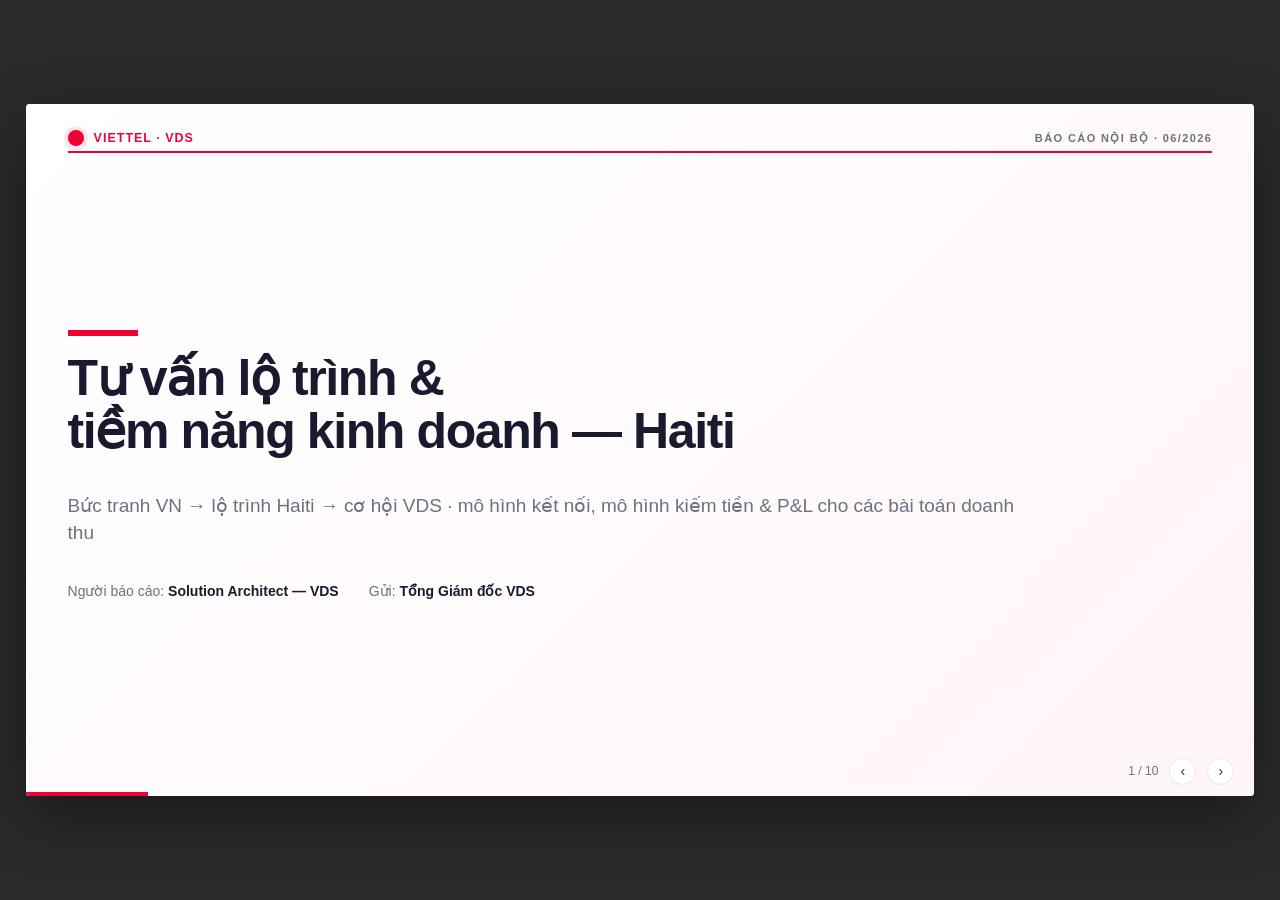
<file: raw/natcash-merchant/VDS_TamNhin_KinhDoanh_Haiti.html>
<!DOCTYPE html><html lang="vi"><head><meta charset="UTF-8"><meta name="viewport" content="width=device-width, initial-scale=1.0">
<title>VDS — Tư vấn lộ trình &amp; tiềm năng kinh doanh Haiti</title><style>:root{--vt-red:#EE0033;--vt-red-soft:#FFE5EB;--vt-dark:#1a1a2e;--vt-text:#2c2c2c;--vt-muted:#6b7280;
--vt-bg:#fff;--vt-bg-alt:#f8f9fa;--vt-border:#e5e7eb;--blue:#1976D2;--blue-soft:#E3F2FD;
--green:#2E7D32;--green-soft:#E8F5E9;--orange:#ED6C02;--orange-soft:#FFF3E0;--slate:#64748b;}
*{box-sizing:border-box;}
html,body{margin:0;padding:0;height:100%;font-family:-apple-system,BlinkMacSystemFont,"Segoe UI","Helvetica Neue","Arial",sans-serif;color:var(--vt-text);background:#2a2a2a;overflow:hidden;}
body{display:flex;align-items:center;justify-content:center;}
.deck{width:min(96vw,1320px);aspect-ratio:16/9;background:var(--vt-bg);box-shadow:0 20px 60px rgba(0,0,0,.4);position:relative;overflow:hidden;border-radius:4px;}
.slide{position:absolute;inset:0;padding:26px 42px;display:none;flex-direction:column;background:var(--vt-bg);overflow:hidden;}
.slide.active{display:flex;}
.top-bar{display:flex;justify-content:space-between;align-items:center;margin-bottom:6px;padding-bottom:5px;border-bottom:2px solid var(--vt-red);flex-shrink:0;}
.brand{display:flex;align-items:center;gap:10px;font-weight:700;color:var(--vt-red);font-size:12.5px;letter-spacing:1px;}
.brand::before{content:"";display:inline-block;width:16px;height:16px;background:var(--vt-red);border-radius:50%;box-shadow:0 0 0 4px var(--vt-red-soft);}
.section-tag{color:var(--vt-muted);font-size:11px;font-weight:600;letter-spacing:1.4px;text-transform:uppercase;}
h1.deck-title{font-size:50px;font-weight:800;line-height:1.06;letter-spacing:-1.4px;margin:0 0 16px;color:var(--vt-dark);}
h1.slide-title{font-size:24px;font-weight:800;line-height:1.12;margin:0 0 3px;color:var(--vt-dark);}
h2.slide-subtitle{font-size:13px;font-weight:500;color:var(--vt-muted);margin:0 0 8px;line-height:1.35;}
.body-content{flex:1;display:flex;flex-direction:column;min-height:0;}
strong{color:var(--vt-dark);}
.svgwrap{flex:1;display:flex;align-items:center;justify-content:center;min-height:0;}
.svgwrap svg{max-height:100%;max-width:100%;width:100%;height:100%;}
.grid-2{display:grid;grid-template-columns:1fr 1fr;gap:16px;flex:1;min-height:0;}
.card{border:1px solid var(--vt-border);border-radius:10px;padding:11px 14px;background:var(--vt-bg-alt);display:flex;flex-direction:column;}
.card-red{border:2px solid var(--vt-red);background:var(--vt-red-soft);}
.card-title{font-weight:800;font-size:14px;margin-bottom:5px;color:var(--vt-dark);}
.ct-red{color:var(--vt-red);}
ul{line-height:1.4;font-size:12.5px;padding-left:17px;margin:4px 0;}
li{margin-bottom:4px;}
.meta{display:flex;gap:30px;margin-top:18px;font-size:14px;color:var(--vt-muted);}
.meta strong{color:var(--vt-dark);}
.slide.title-slide{background:linear-gradient(135deg,#fff 0%,#fff5f7 100%);justify-content:center;}
.nav{position:absolute;bottom:11px;right:20px;display:flex;align-items:center;gap:11px;font-size:12px;color:var(--vt-muted);z-index:100;}
.nav button{border:1px solid var(--vt-border);background:#fff;width:27px;height:27px;border-radius:50%;cursor:pointer;color:var(--vt-text);font-size:14px;}
.nav button:hover{background:var(--vt-red);color:#fff;border-color:var(--vt-red);}
.progress{position:absolute;bottom:0;left:0;height:4px;background:var(--vt-red);transition:width .3s;z-index:99;}
.chart{flex:1;display:flex;align-items:flex-end;gap:14px;min-height:0;padding:0 6px;border-bottom:2px solid var(--vt-border);}
.bar{flex:1;display:flex;flex-direction:column;justify-content:flex-end;align-items:center;height:100%;}
.bar .v{font-size:12px;font-weight:800;color:#334155;margin-bottom:3px;}
.bar .b{width:64%;background:#7FB3D9;border-radius:4px 4px 0 0;}
.xlab{display:flex;gap:14px;padding:4px 6px 0;font-size:10.5px;color:var(--vt-muted);text-align:center;}
table.pnl{width:100%;border-collapse:collapse;font-size:11.5px;}
table.pnl th,table.pnl td{padding:3px 6px;border-bottom:1px solid var(--vt-border);text-align:right;}
table.pnl th:first-child,table.pnl td:first-child{text-align:left;color:var(--vt-dark);font-weight:700;}
table.pnl th{background:#e2e8f0;color:#334155;font-size:10.5px;}
.note{font-size:10.5px;color:var(--vt-muted);font-style:italic;margin-top:5px;line-height:1.3;}
</style></head><body>
<div class="deck" id="deck"><section class="slide title-slide active"><div class="top-bar"><div class="brand">VIETTEL · VDS</div><div class="section-tag">Báo cáo nội bộ · 06/2026</div></div>
<div class="body-content" style="justify-content:center"><div style="width:70px;height:6px;background:var(--vt-red);margin-bottom:16px"></div>
<h1 class="deck-title">Tư vấn lộ trình &amp;<br>tiềm năng kinh doanh — Haiti</h1>
<p style="font-size:19px;color:var(--vt-muted);max-width:960px;line-height:1.4">Bức tranh VN → lộ trình Haiti → cơ hội VDS · mô hình kết nối, mô hình kiếm tiền &amp; P&amp;L cho các bài toán doanh thu</p>
<div class="meta"><div>Người báo cáo: <strong>Solution Architect — VDS</strong></div><div>Gửi: <strong>Tổng Giám đốc VDS</strong></div></div></div></section><section class="slide"><div class="top-bar"><div class="brand">VIETTEL · VDS</div><div class="section-tag">Phần 1 · Tham chiếu Việt Nam</div></div><div class="body-content"><div class="svgwrap" style="flex:1"><svg viewBox="0 0 1120 620" width="100%" style="max-height:100%" xmlns="http://www.w3.org/2000/svg" role="img"><title>Hệ sinh thái thanh toán số quốc gia — mô hình Việt Nam mapping sang Haiti</title><g font-family="Arial"><rect x="10" y="50" width="74" height="506" rx="9" fill="#eceef4" stroke="#1a1a2e" stroke-width="1.6"/><circle cx="47.0" cy="74" r="13" fill="#fff" stroke="#1a1a2e" stroke-width="1.4"/><g fill="none" stroke="#1a1a2e" stroke-width="1.55" stroke-linecap="round" stroke-linejoin="round"><polygon points="40.0,72 47.0,67 54.0,72"/><line x1="42.0" y1="72" x2="42.0" y2="78"/><line x1="45.3" y1="72" x2="45.3" y2="78"/><line x1="48.7" y1="72" x2="48.7" y2="78"/><line x1="52.0" y1="72" x2="52.0" y2="78"/><line x1="40.0" y1="80" x2="54.0" y2="80"/><circle cx="47.0" cy="66" r="1.1" fill="#1a1a2e" stroke="none"/></g><circle cx="47.0" cy="532" r="13" fill="#fff" stroke="#1a1a2e" stroke-width="1.4"/><g fill="none" stroke="#1a1a2e" stroke-width="1.55" stroke-linecap="round" stroke-linejoin="round"><ellipse cx="47.0" cy="532" rx="8" ry="5" fill="none" stroke="#1a1a2e" stroke-width="1.55"/><circle cx="47.0" cy="532" r="2.3"/></g><text x="47.0" y="303.0" font-size="11.5" fill="#1a1a2e" font-weight="800" text-anchor="middle" transform="rotate(-90 47.0 303.0)">BRH · QUẢN LÝ &amp; GIÁM SÁT</text><rect x="1036" y="50" width="74" height="506" rx="9" fill="#eceef4" stroke="#1a1a2e" stroke-width="1.6"/><circle cx="1073.0" cy="74" r="13" fill="#fff" stroke="#1a1a2e" stroke-width="1.4"/><g fill="none" stroke="#1a1a2e" stroke-width="1.55" stroke-linecap="round" stroke-linejoin="round"><path d="M 1073.0 67 L 1079.0 69.5 L 1079.0 74.5 Q 1079.0 80 1073.0 81.5 Q 1067.0 80 1067.0 74.5 L 1067.0 69.5 Z" fill="none" stroke="#1a1a2e" stroke-width="1.55"/><polyline points="1070.5,74 1072.2,76.5 1076.0,71.5"/></g><circle cx="1073.0" cy="532" r="13" fill="#fff" stroke="#1a1a2e" stroke-width="1.4"/><g fill="none" stroke="#1a1a2e" stroke-width="1.55" stroke-linecap="round" stroke-linejoin="round"><circle cx="1073.0" cy="532" r="7.5"/><line x1="1073.0" y1="532" x2="1073.0" y2="528"/><line x1="1073.0" y1="532" x2="1076.0" y2="533.5"/></g><text x="1073.0" y="303.0" font-size="11.5" fill="#1a1a2e" font-weight="800" text-anchor="middle" transform="rotate(-90 1073.0 303.0)">BẢO MẬT · AML · 24/7</text><rect x="120" y="50.0" width="142" height="80.16666666666667" rx="7" fill="#E6EAF3" stroke="#c7cee0" stroke-width="1"/><text x="158" y="88.08333333333334" font-size="9.6" fill="#1a1a2e" font-weight="800">ỨNG DỤNG &amp;</text><text x="158" y="100.08333333333334" font-size="9.6" fill="#1a1a2e" font-weight="800">HỆ SINH THÁI (CẦU)</text><rect x="270.0" y="55.0" width="120.5" height="70.16666666666667" rx="6" fill="#E8F5E9" stroke="#2E7D32" stroke-width="1.6"/><circle cx="286.0" cy="72.0" r="10" fill="#fff" stroke="#2E7D32" stroke-width="1.2"/><g fill="none" stroke="#2E7D32" stroke-width="1.55" stroke-linecap="round" stroke-linejoin="round"><circle cx="282.5" cy="78.0" r="1.4"/><circle cx="289.5" cy="78.0" r="1.4"/><polyline points="279.0,67.0 281.5,67.0 283.5,74.5 291.0,74.5 293.0,69.5 283.0,69.5"/></g><text x="300.0" y="67.0" font-size="9.5" fill="#1a1a2e" font-weight="700">Sàn TMĐT</text><text x="278.0" y="117.16666666666669" font-size="8.4" fill="#6b7280" font-style="italic">VN: Shopee·Lazada·Tiki</text><rect x="397.5" y="55.0" width="120.5" height="70.16666666666667" rx="6" fill="#E3F2FD" stroke="#1976D2" stroke-width="1.6"/><circle cx="413.5" cy="72.0" r="10" fill="#fff" stroke="#1976D2" stroke-width="1.2"/><g fill="none" stroke="#1976D2" stroke-width="1.55" stroke-linecap="round" stroke-linejoin="round"><rect x="407.0" y="65.5" width="5" height="5" rx="1"/><rect x="415.0" y="65.5" width="5" height="5" rx="1"/><rect x="407.0" y="73.5" width="5" height="5" rx="1"/><rect x="415.0" y="73.5" width="5" height="5" rx="1"/></g><text x="427.5" y="67.0" font-size="9.5" fill="#1a1a2e" font-weight="700">Siêu ứng dụng</text><text x="405.5" y="117.16666666666669" font-size="8.4" fill="#6b7280" font-style="italic">VN: Grab·MoMo·ViettelMoney</text><rect x="525.0" y="55.0" width="120.5" height="70.16666666666667" rx="6" fill="#FFF3E0" stroke="#ED6C02" stroke-width="1.6"/><circle cx="541.0" cy="72.0" r="10" fill="#fff" stroke="#ED6C02" stroke-width="1.2"/><g fill="none" stroke="#ED6C02" stroke-width="1.55" stroke-linecap="round" stroke-linejoin="round"><circle cx="536.5" cy="77.0" r="2.1"/><circle cx="546.0" cy="77.0" r="2.1"/><polyline points="536.5,77.0 539.5,69.5 542.5,69.5"/><line x1="539.5" y1="69.5" x2="546.0" y2="77.0"/><line x1="542.5" y1="69.5" x2="545.0" y2="69.5"/></g><text x="555.0" y="67.0" font-size="9.5" fill="#1a1a2e" font-weight="700">Gọi xe·giao</text><text x="555.0" y="77.0" font-size="9.5" fill="#1a1a2e" font-weight="700">hàng·đồ ăn</text><text x="533.0" y="117.16666666666669" font-size="8.4" fill="#6b7280" font-style="italic">VN: Grab·Be·ShopeeFood</text><rect x="652.5" y="55.0" width="120.5" height="70.16666666666667" rx="6" fill="#FFF3E0" stroke="#ED6C02" stroke-width="1.6"/><circle cx="668.5" cy="72.0" r="10" fill="#fff" stroke="#ED6C02" stroke-width="1.2"/><g fill="none" stroke="#ED6C02" stroke-width="1.55" stroke-linecap="round" stroke-linejoin="round"><polygon points="661.5,70.0 668.5,65.0 675.5,70.0"/><line x1="663.5" y1="70.0" x2="663.5" y2="76.0"/><line x1="666.8" y1="70.0" x2="666.8" y2="76.0"/><line x1="670.2" y1="70.0" x2="670.2" y2="76.0"/><line x1="673.5" y1="70.0" x2="673.5" y2="76.0"/><line x1="661.5" y1="78.0" x2="675.5" y2="78.0"/><circle cx="668.5" cy="64.0" r="1.1" fill="#ED6C02" stroke="none"/></g><text x="682.5" y="67.0" font-size="9.5" fill="#1a1a2e" font-weight="700">Dịch vụ công trực</text><text x="682.5" y="77.0" font-size="9.5" fill="#1a1a2e" font-weight="700">tuyến</text><text x="660.5" y="117.16666666666669" font-size="8.4" fill="#6b7280" font-style="italic">VN: Cổng DVC·thuế·BHXH</text><rect x="780.0" y="55.0" width="120.5" height="70.16666666666667" rx="6" fill="#E8F5E9" stroke="#2E7D32" stroke-width="1.6"/><circle cx="796.0" cy="72.0" r="10" fill="#fff" stroke="#2E7D32" stroke-width="1.2"/><g fill="none" stroke="#2E7D32" stroke-width="1.55" stroke-linecap="round" stroke-linejoin="round"><polygon points="789.0,70.0 790.5,66.0 801.5,66.0 803.0,70.0"/><rect x="790.0" y="70.0" width="12" height="8" rx="1"/><line x1="794.5" y1="78.0" x2="794.5" y2="73.0"/><rect x="797.0" y="73.0" width="3.5" height="3.5" rx="0"/></g><text x="810.0" y="67.0" font-size="9.5" fill="#1a1a2e" font-weight="700">Bán lẻ·F&amp;B·du lịch</text><text x="788.0" y="117.16666666666669" font-size="8.4" fill="#6b7280" font-style="italic">VN: chuỗi POS</text><rect x="907.5" y="55.0" width="120.5" height="70.16666666666667" rx="6" fill="#E3F2FD" stroke="#1976D2" stroke-width="1.6"/><circle cx="923.5" cy="72.0" r="10" fill="#fff" stroke="#1976D2" stroke-width="1.2"/><g fill="none" stroke="#1976D2" stroke-width="1.55" stroke-linecap="round" stroke-linejoin="round"><circle cx="923.5" cy="72.0" r="7"/><circle cx="921.0" cy="73.0" r="1" fill="#1976D2" stroke="none"/><circle cx="926.0" cy="73.0" r="1" fill="#1976D2" stroke="none"/><circle cx="923.5" cy="69.5" r="1" fill="#1976D2" stroke="none"/></g><text x="937.5" y="67.0" font-size="9.5" fill="#1a1a2e" font-weight="700">Xổ số điện tử</text><text x="915.5" y="117.16666666666669" font-size="8.4" fill="#6b7280" font-style="italic">VN: Vietlott</text><rect x="120" y="135.16666666666669" width="142" height="80.16666666666667" rx="7" fill="#E6EAF3" stroke="#c7cee0" stroke-width="1"/><text x="158" y="173.25000000000003" font-size="9.6" fill="#1a1a2e" font-weight="800">CHẤP NHẬN &amp;</text><text x="158" y="185.25000000000003" font-size="9.6" fill="#1a1a2e" font-weight="800">THIẾT BỊ</text><rect x="270.0" y="140.16666666666669" width="120.5" height="70.16666666666667" rx="6" fill="#FFF3E0" stroke="#ED6C02" stroke-width="1.6"/><circle cx="286.0" cy="157.16666666666669" r="10" fill="#fff" stroke="#ED6C02" stroke-width="1.2"/><g fill="none" stroke="#ED6C02" stroke-width="1.55" stroke-linecap="round" stroke-linejoin="round"><rect x="281.0" y="150.16666666666669" width="10" height="8" rx="1.5"/><rect x="282.5" y="151.66666666666669" width="7" height="3.5" rx="0.5"/><rect x="280.0" y="158.66666666666669" width="12" height="6" rx="2"/><line x1="282.5" y1="161.66666666666669" x2="285.0" y2="161.66666666666669"/></g><text x="300.0" y="152.16666666666669" font-size="9.5" fill="#1a1a2e" font-weight="700">POS / mPOS /</text><text x="300.0" y="162.16666666666669" font-size="9.5" fill="#1a1a2e" font-weight="700">SoftPOS</text><text x="278.0" y="202.33333333333337" font-size="8.4" fill="#6b7280" font-style="italic">VN: phổ biến tại quầy</text><rect x="397.5" y="140.16666666666669" width="120.5" height="70.16666666666667" rx="6" fill="#FFE5EB" stroke="#EE0033" stroke-width="1.6"/><circle cx="413.5" cy="157.16666666666669" r="10" fill="#fff" stroke="#EE0033" stroke-width="1.2"/><g fill="none" stroke="#EE0033" stroke-width="1.55" stroke-linecap="round" stroke-linejoin="round"><rect x="407.5" y="151.16666666666669" width="4.5" height="4.5" rx="1"/><rect x="415.0" y="151.16666666666669" width="4.5" height="4.5" rx="1"/><rect x="407.5" y="158.66666666666669" width="4.5" height="4.5" rx="1"/><circle cx="417.5" cy="161.16666666666669" r="1.3" fill="#EE0033" stroke="none"/><circle cx="419.5" cy="163.16666666666669" r="1.3" fill="#EE0033" stroke="none"/></g><text x="427.5" y="152.16666666666669" font-size="9.5" fill="#1a1a2e" font-weight="700">QR tĩnh/động tại</text><text x="427.5" y="162.16666666666669" font-size="9.5" fill="#1a1a2e" font-weight="700">quầy</text><text x="405.5" y="202.33333333333337" font-size="8.4" fill="#6b7280" font-style="italic">VN: VietQR</text><rect x="525.0" y="140.16666666666669" width="120.5" height="70.16666666666667" rx="6" fill="#FFF3E0" stroke="#ED6C02" stroke-width="1.6"/><circle cx="541.0" cy="157.16666666666669" r="10" fill="#fff" stroke="#ED6C02" stroke-width="1.2"/><g fill="none" stroke="#ED6C02" stroke-width="1.55" stroke-linecap="round" stroke-linejoin="round"><rect x="536.0" y="150.16666666666669" width="10" height="14" rx="2"/><circle cx="541.0" cy="159.66666666666669" r="2.6"/><circle cx="541.0" cy="153.66666666666669" r="1.3"/><path d="M 549.0 154.16666666666669 Q 551.5 157.16666666666669 549.0 160.16666666666669" fill="none" stroke="#ED6C02" stroke-width="1.55"/></g><text x="555.0" y="152.16666666666669" font-size="9.5" fill="#1a1a2e" font-weight="700">Loa thanh toán</text><text x="555.0" y="162.16666666666669" font-size="9.5" fill="#1a1a2e" font-weight="700">(soundbox)</text><text x="533.0" y="202.33333333333337" font-size="8.4" fill="#6b7280" font-style="italic">VN: ViettelMoney·MoMo</text><rect x="652.5" y="140.16666666666669" width="120.5" height="70.16666666666667" rx="6" fill="#E8F5E9" stroke="#2E7D32" stroke-width="1.6"/><circle cx="668.5" cy="157.16666666666669" r="10" fill="#fff" stroke="#2E7D32" stroke-width="1.2"/><g fill="none" stroke="#2E7D32" stroke-width="1.55" stroke-linecap="round" stroke-linejoin="round"><rect x="663.5" y="150.16666666666669" width="10" height="14" rx="2"/><path d="M 669.5 154.16666666666669 Q 673.5 157.16666666666669 669.5 160.16666666666669" fill="none" stroke="#2E7D32" stroke-width="1.55"/><path d="M 667.5 152.16666666666669 Q 673.5 157.16666666666669 667.5 162.16666666666669" fill="none" stroke="#2E7D32" stroke-width="1.55"/></g><text x="682.5" y="152.16666666666669" font-size="9.5" fill="#1a1a2e" font-weight="700">NFC · Apple/Google</text><text x="682.5" y="162.16666666666669" font-size="9.5" fill="#1a1a2e" font-weight="700">Pay</text><text x="660.5" y="202.33333333333337" font-size="8.4" fill="#6b7280" font-style="italic">VN: tokenized contactless</text><rect x="780.0" y="140.16666666666669" width="120.5" height="70.16666666666667" rx="6" fill="#E8F5E9" stroke="#2E7D32" stroke-width="1.6"/><circle cx="796.0" cy="157.16666666666669" r="10" fill="#fff" stroke="#2E7D32" stroke-width="1.2"/><g fill="none" stroke="#2E7D32" stroke-width="1.55" stroke-linecap="round" stroke-linejoin="round"><rect x="789.0" y="156.16666666666669" width="14" height="5" rx="1.5"/><polygon points="792.0,156.16666666666669 793.5,152.16666666666669 799.0,152.16666666666669 801.0,156.16666666666669"/><circle cx="792.5" cy="161.16666666666669" r="1.5"/><circle cx="799.5" cy="161.16666666666669" r="1.5"/></g><text x="810.0" y="152.16666666666669" font-size="9.5" fill="#1a1a2e" font-weight="700">Thu phí không dừng</text><text x="810.0" y="162.16666666666669" font-size="9.5" fill="#1a1a2e" font-weight="700">(ETC)</text><text x="788.0" y="202.33333333333337" font-size="8.4" fill="#6b7280" font-style="italic">VN: VETC·ePass</text><rect x="907.5" y="140.16666666666669" width="120.5" height="70.16666666666667" rx="6" fill="#E3F2FD" stroke="#1976D2" stroke-width="1.6"/><circle cx="923.5" cy="157.16666666666669" r="10" fill="#fff" stroke="#1976D2" stroke-width="1.2"/><g fill="none" stroke="#1976D2" stroke-width="1.55" stroke-linecap="round" stroke-linejoin="round"><path d="M 916.5 153.16666666666669 L 930.5 153.16666666666669 L 930.5 156.16666666666669 A 1.5 1.5 0 0 0 930.5 159.16666666666669 L 930.5 161.16666666666669 L 916.5 161.16666666666669 L 916.5 159.16666666666669 A 1.5 1.5 0 0 0 916.5 156.16666666666669 Z" fill="none" stroke="#1976D2" stroke-width="1.55"/><line x1="923.5" y1="153.16666666666669" x2="923.5" y2="161.16666666666669"/></g><text x="937.5" y="152.16666666666669" font-size="9.5" fill="#1a1a2e" font-weight="700">Vé giao thông công</text><text x="937.5" y="162.16666666666669" font-size="9.5" fill="#1a1a2e" font-weight="700">cộng</text><text x="915.5" y="202.33333333333337" font-size="8.4" fill="#6b7280" font-style="italic">VN: bus·metro</text><rect x="120" y="220.33333333333334" width="142" height="80.16666666666667" rx="7" fill="#E6EAF3" stroke="#c7cee0" stroke-width="1"/><text x="158" y="258.4166666666667" font-size="9.6" fill="#1a1a2e" font-weight="800">TÍN DỤNG &amp;</text><text x="158" y="270.4166666666667" font-size="9.6" fill="#1a1a2e" font-weight="800">DỊCH VỤ TÀI CHÍNH SỐ</text><rect x="270.0" y="225.33333333333334" width="120.5" height="70.16666666666667" rx="6" fill="#FFF3E0" stroke="#ED6C02" stroke-width="1.6"/><circle cx="286.0" cy="242.33333333333334" r="10" fill="#fff" stroke="#ED6C02" stroke-width="1.2"/><g fill="none" stroke="#ED6C02" stroke-width="1.55" stroke-linecap="round" stroke-linejoin="round"><circle cx="286.0" cy="242.33333333333334" r="7"/><text x="286.0" y="245.33333333333334" font-size="9.9" fill="#ED6C02" stroke="none" text-anchor="middle" font-weight="700">$</text></g><text x="300.0" y="237.33333333333334" font-size="9.5" fill="#1a1a2e" font-weight="700">BNPL — mua trước</text><text x="300.0" y="247.33333333333334" font-size="9.5" fill="#1a1a2e" font-weight="700">trả sau</text><text x="278.0" y="287.5" font-size="8.4" fill="#6b7280" font-style="italic">VN: Fundiin·Kredivo</text><rect x="397.5" y="225.33333333333334" width="120.5" height="70.16666666666667" rx="6" fill="#E8F5E9" stroke="#2E7D32" stroke-width="1.6"/><circle cx="413.5" cy="242.33333333333334" r="10" fill="#fff" stroke="#2E7D32" stroke-width="1.2"/><g fill="none" stroke="#2E7D32" stroke-width="1.55" stroke-linecap="round" stroke-linejoin="round"><circle cx="413.5" cy="242.33333333333334" r="7"/><text x="413.5" y="245.33333333333334" font-size="9.9" fill="#2E7D32" stroke="none" text-anchor="middle" font-weight="700">$</text></g><text x="427.5" y="237.33333333333334" font-size="9.5" fill="#1a1a2e" font-weight="700">Lending số / vay</text><text x="427.5" y="247.33333333333334" font-size="9.5" fill="#1a1a2e" font-weight="700">tiêu dùng</text><text x="405.5" y="287.5" font-size="8.4" fill="#6b7280" font-style="italic">VN: FE Credit·Home Credit</text><rect x="525.0" y="225.33333333333334" width="120.5" height="70.16666666666667" rx="6" fill="#FFF3E0" stroke="#ED6C02" stroke-width="1.6"/><circle cx="541.0" cy="242.33333333333334" r="10" fill="#fff" stroke="#ED6C02" stroke-width="1.2"/><g fill="none" stroke="#ED6C02" stroke-width="1.55" stroke-linecap="round" stroke-linejoin="round"><rect x="534.0" y="237.33333333333334" width="14" height="10" rx="2"/><rect x="543.0" y="241.83333333333334" width="6.5" height="4.5" rx="1.5"/><circle cx="546.0" cy="244.03333333333333" r="0.9" fill="#ED6C02" stroke="none"/></g><text x="555.0" y="237.33333333333334" font-size="9.5" fill="#1a1a2e" font-weight="700">Tài chính vi mô</text><text x="533.0" y="287.5" font-size="8.4" fill="#6b7280" font-style="italic">VN: TYM·CEP</text><rect x="652.5" y="225.33333333333334" width="120.5" height="70.16666666666667" rx="6" fill="#E8F5E9" stroke="#2E7D32" stroke-width="1.6"/><circle cx="668.5" cy="242.33333333333334" r="10" fill="#fff" stroke="#2E7D32" stroke-width="1.2"/><g fill="none" stroke="#2E7D32" stroke-width="1.55" stroke-linecap="round" stroke-linejoin="round"><path d="M 668.5 235.33333333333334 L 674.5 237.83333333333334 L 674.5 242.83333333333334 Q 674.5 248.33333333333334 668.5 249.83333333333334 Q 662.5 248.33333333333334 662.5 242.83333333333334 L 662.5 237.83333333333334 Z" fill="none" stroke="#2E7D32" stroke-width="1.55"/><polyline points="666.0,242.33333333333334 667.7,244.83333333333334 671.5,239.83333333333334"/></g><text x="682.5" y="237.33333333333334" font-size="9.5" fill="#1a1a2e" font-weight="700">Bảo hiểm số</text><text x="682.5" y="247.33333333333334" font-size="9.5" fill="#1a1a2e" font-weight="700">(insurtech)</text><text x="660.5" y="287.5" font-size="8.4" fill="#6b7280" font-style="italic">VN: insurtech</text><rect x="780.0" y="225.33333333333334" width="120.5" height="70.16666666666667" rx="6" fill="#E3F2FD" stroke="#1976D2" stroke-width="1.6"/><circle cx="796.0" cy="242.33333333333334" r="10" fill="#fff" stroke="#1976D2" stroke-width="1.2"/><g fill="none" stroke="#1976D2" stroke-width="1.55" stroke-linecap="round" stroke-linejoin="round"><line x1="789.0" y1="249.33333333333334" x2="803.0" y2="249.33333333333334"/><rect x="790.0" y="242.33333333333334" width="3" height="7" rx="0"/><rect x="795.0" y="239.33333333333334" width="3" height="10" rx="0"/><rect x="800.0" y="236.33333333333334" width="3" height="13" rx="0"/></g><text x="810.0" y="237.33333333333334" font-size="9.5" fill="#1a1a2e" font-weight="700">Tiết kiệm / đầu tư</text><text x="788.0" y="287.5" font-size="8.4" fill="#6b7280" font-style="italic">VN: tích lũy·chứng khoán app</text><rect x="907.5" y="225.33333333333334" width="120.5" height="70.16666666666667" rx="6" fill="#E8F5E9" stroke="#2E7D32" stroke-width="1.6"/><circle cx="923.5" cy="242.33333333333334" r="10" fill="#fff" stroke="#2E7D32" stroke-width="1.2"/><g fill="none" stroke="#2E7D32" stroke-width="1.55" stroke-linecap="round" stroke-linejoin="round"><line x1="916.5" y1="249.33333333333334" x2="930.5" y2="249.33333333333334"/><rect x="917.5" y="242.33333333333334" width="3" height="7" rx="0"/><rect x="922.5" y="239.33333333333334" width="3" height="10" rx="0"/><rect x="927.5" y="236.33333333333334" width="3" height="13" rx="0"/></g><text x="937.5" y="237.33333333333334" font-size="9.5" fill="#1a1a2e" font-weight="700">Chấm điểm tín dụng</text><text x="937.5" y="247.33333333333334" font-size="9.5" fill="#1a1a2e" font-weight="700">(alt-data)</text><text x="915.5" y="287.5" font-size="8.4" fill="#6b7280" font-style="italic">VN: credit scoring</text><rect x="120" y="305.5" width="142" height="80.16666666666667" rx="7" fill="#E6EAF3" stroke="#c7cee0" stroke-width="1"/><text x="158" y="343.5833333333333" font-size="9.6" fill="#1a1a2e" font-weight="800">DỊCH VỤ THANH TOÁN</text><text x="158" y="355.5833333333333" font-size="9.6" fill="#1a1a2e" font-weight="800">&amp; TRUNG GIAN</text><rect x="270.0" y="310.5" width="146.0" height="70.16666666666667" rx="6" fill="#FFE5EB" stroke="#EE0033" stroke-width="1.6"/><circle cx="286.0" cy="327.5" r="10" fill="#fff" stroke="#EE0033" stroke-width="1.2"/><g fill="none" stroke="#EE0033" stroke-width="1.55" stroke-linecap="round" stroke-linejoin="round"><rect x="281.5" y="320.5" width="9" height="14" rx="2"/><line x1="284.5" y1="332.0" x2="287.5" y2="332.0"/></g><text x="300.0" y="322.5" font-size="9.5" fill="#1a1a2e" font-weight="700">Ngân hàng số</text><text x="278.0" y="372.6666666666667" font-size="8.4" fill="#6b7280" font-style="italic">VN: mobile/internet banking</text><rect x="423.0" y="310.5" width="146.0" height="70.16666666666667" rx="6" fill="#FFE5EB" stroke="#EE0033" stroke-width="1.6"/><circle cx="439.0" cy="327.5" r="10" fill="#fff" stroke="#EE0033" stroke-width="1.2"/><g fill="none" stroke="#EE0033" stroke-width="1.55" stroke-linecap="round" stroke-linejoin="round"><rect x="432.0" y="322.5" width="14" height="10" rx="2"/><rect x="441.0" y="327.0" width="6.5" height="4.5" rx="1.5"/><circle cx="444.0" cy="329.2" r="0.9" fill="#EE0033" stroke="none"/></g><text x="453.0" y="322.5" font-size="9.5" fill="#1a1a2e" font-weight="700">Ví điện tử</text><text x="431.0" y="372.6666666666667" font-size="8.4" fill="#6b7280" font-style="italic">VN: MoMo·ZaloPay → Natcash</text><rect x="576.0" y="310.5" width="146.0" height="70.16666666666667" rx="6" fill="#FFF3E0" stroke="#ED6C02" stroke-width="1.6"/><circle cx="592.0" cy="327.5" r="10" fill="#fff" stroke="#ED6C02" stroke-width="1.2"/><g fill="none" stroke="#ED6C02" stroke-width="1.55" stroke-linecap="round" stroke-linejoin="round"><circle cx="592.0" cy="327.5" r="2.5"/><line x1="592.0" y1="325.0" x2="592.0" y2="320.5"/><line x1="592.0" y1="330.0" x2="592.0" y2="334.5"/><line x1="589.5" y1="327.5" x2="585.0" y2="327.5"/><line x1="594.5" y1="327.5" x2="599.0" y2="327.5"/><circle cx="592.0" cy="320.5" r="1.3"/><circle cx="592.0" cy="334.5" r="1.3"/><circle cx="585.0" cy="327.5" r="1.3"/><circle cx="599.0" cy="327.5" r="1.3"/></g><text x="606.0" y="322.5" font-size="9.5" fill="#1a1a2e" font-weight="700">Cổng / PSP</text><text x="584.0" y="372.6666666666667" font-size="8.4" fill="#6b7280" font-style="italic">VN: VNPay·Payoo·OnePay</text><rect x="729.0" y="310.5" width="146.0" height="70.16666666666667" rx="6" fill="#FFF3E0" stroke="#ED6C02" stroke-width="1.6"/><circle cx="745.0" cy="327.5" r="10" fill="#fff" stroke="#ED6C02" stroke-width="1.2"/><g fill="none" stroke="#ED6C02" stroke-width="1.55" stroke-linecap="round" stroke-linejoin="round"><polygon points="746.0,320.5 740.0,328.5 744.0,328.5 743.0,334.5 750.0,326.5 746.0,326.5"/></g><text x="759.0" y="322.5" font-size="9.5" fill="#1a1a2e" font-weight="700">TT hóa đơn &amp; dịch vụ</text><text x="737.0" y="372.6666666666667" font-size="8.4" fill="#6b7280" font-style="italic">VN: điện·nước·viễn thông·học phí</text><rect x="882.0" y="310.5" width="146.0" height="70.16666666666667" rx="6" fill="#FFE5EB" stroke="#EE0033" stroke-width="1.6"/><circle cx="898.0" cy="327.5" r="10" fill="#fff" stroke="#EE0033" stroke-width="1.2"/><g fill="none" stroke="#EE0033" stroke-width="1.55" stroke-linecap="round" stroke-linejoin="round"><circle cx="898.0" cy="327.5" r="2.5"/><circle cx="892.0" cy="323.5" r="1.7"/><circle cx="904.0" cy="323.5" r="1.7"/><circle cx="892.0" cy="331.5" r="1.7"/><circle cx="904.0" cy="331.5" r="1.7"/><line x1="893.5" y1="324.5" x2="896.4" y2="326.5"/><line x1="902.5" y1="324.5" x2="899.6" y2="326.5"/><line x1="893.5" y1="330.5" x2="896.4" y2="328.5"/><line x1="902.5" y1="330.5" x2="899.6" y2="328.5"/></g><text x="912.0" y="322.5" font-size="9.5" fill="#1a1a2e" font-weight="700">Chuyển tiền P2P ·</text><text x="912.0" y="332.5" font-size="9.5" fill="#1a1a2e" font-weight="700">thu/chi hộ</text><text x="890.0" y="372.6666666666667" font-size="8.4" fill="#6b7280" font-style="italic">VN: chuyển tiền 24/7</text><rect x="120" y="390.6666666666667" width="142" height="80.16666666666667" rx="7" fill="#E6EAF3" stroke="#c7cee0" stroke-width="1"/><text x="158" y="428.75" font-size="9.6" fill="#1a1a2e" font-weight="800">CHUẨN &amp;</text><text x="158" y="440.75" font-size="9.6" fill="#1a1a2e" font-weight="800">KẾT NỐI MỞ</text><rect x="270.0" y="395.6666666666667" width="184.25" height="70.16666666666667" rx="6" fill="#FFE5EB" stroke="#EE0033" stroke-width="1.6"/><circle cx="286.0" cy="412.6666666666667" r="10" fill="#fff" stroke="#EE0033" stroke-width="1.2"/><g fill="none" stroke="#EE0033" stroke-width="1.55" stroke-linecap="round" stroke-linejoin="round"><rect x="280.0" y="406.6666666666667" width="4.5" height="4.5" rx="1"/><rect x="287.5" y="406.6666666666667" width="4.5" height="4.5" rx="1"/><rect x="280.0" y="414.1666666666667" width="4.5" height="4.5" rx="1"/><circle cx="290.0" cy="416.6666666666667" r="1.3" fill="#EE0033" stroke="none"/><circle cx="292.0" cy="418.6666666666667" r="1.3" fill="#EE0033" stroke="none"/></g><text x="300.0" y="407.6666666666667" font-size="9.5" fill="#1a1a2e" font-weight="700">Chuẩn QR quốc gia</text><text x="278.0" y="457.83333333333337" font-size="8.4" fill="#6b7280" font-style="italic">VN: VietQR · EMVCo QR</text><rect x="461.25" y="395.6666666666667" width="184.25" height="70.16666666666667" rx="6" fill="#FFF3E0" stroke="#ED6C02" stroke-width="1.6"/><circle cx="477.25" cy="412.6666666666667" r="10" fill="#fff" stroke="#ED6C02" stroke-width="1.2"/><g fill="none" stroke="#ED6C02" stroke-width="1.55" stroke-linecap="round" stroke-linejoin="round"><path d="M 472.25 405.6666666666667 L 479.25 405.6666666666667 L 482.25 408.6666666666667 L 482.25 419.6666666666667 L 472.25 419.6666666666667 Z" fill="none" stroke="#ED6C02" stroke-width="1.55"/><line x1="474.75" y1="410.6666666666667" x2="479.75" y2="410.6666666666667"/><line x1="474.75" y1="413.6666666666667" x2="479.75" y2="413.6666666666667"/><line x1="474.75" y1="416.6666666666667" x2="478.25" y2="416.6666666666667"/></g><text x="491.25" y="407.6666666666667" font-size="9.5" fill="#1a1a2e" font-weight="700">Chuẩn bản tin ISO 20022</text><text x="469.25" y="457.83333333333337" font-size="8.4" fill="#6b7280" font-style="italic">VN: NAPAS·SBV</text><rect x="652.5" y="395.6666666666667" width="184.25" height="70.16666666666667" rx="6" fill="#E8F5E9" stroke="#2E7D32" stroke-width="1.6"/><circle cx="668.5" cy="412.6666666666667" r="10" fill="#fff" stroke="#2E7D32" stroke-width="1.2"/><g fill="none" stroke="#2E7D32" stroke-width="1.55" stroke-linecap="round" stroke-linejoin="round"><polyline points="666.0,406.6666666666667 661.5,412.6666666666667 666.0,418.6666666666667"/><polyline points="671.0,406.6666666666667 675.5,412.6666666666667 671.0,418.6666666666667"/><line x1="669.5" y1="406.6666666666667" x2="667.5" y2="418.6666666666667"/></g><text x="682.5" y="407.6666666666667" font-size="9.5" fill="#1a1a2e" font-weight="700">Open API / Open Banking</text><text x="660.5" y="457.83333333333337" font-size="8.4" fill="#6b7280" font-style="italic">VN: Open API NHNN</text><rect x="843.75" y="395.6666666666667" width="184.25" height="70.16666666666667" rx="6" fill="#E8F5E9" stroke="#2E7D32" stroke-width="1.6"/><circle cx="859.75" cy="412.6666666666667" r="10" fill="#fff" stroke="#2E7D32" stroke-width="1.2"/><g fill="none" stroke="#2E7D32" stroke-width="1.55" stroke-linecap="round" stroke-linejoin="round"><path d="M 859.75 405.6666666666667 L 865.75 408.1666666666667 L 865.75 413.1666666666667 Q 865.75 418.6666666666667 859.75 420.1666666666667 Q 853.75 418.6666666666667 853.75 413.1666666666667 L 853.75 408.1666666666667 Z" fill="none" stroke="#2E7D32" stroke-width="1.55"/><polyline points="857.25,412.6666666666667 858.95,415.1666666666667 862.75,410.1666666666667"/></g><text x="873.75" y="407.6666666666667" font-size="9.5" fill="#1a1a2e" font-weight="700">Token hóa thẻ (Apple/Google Pay)</text><text x="851.75" y="457.83333333333337" font-size="8.4" fill="#6b7280" font-style="italic">VN: Napas Token · NFC</text><rect x="120" y="475.83333333333337" width="142" height="80.16666666666667" rx="7" fill="#E6EAF3" stroke="#c7cee0" stroke-width="1"/><text x="158" y="513.9166666666667" font-size="9.6" fill="#1a1a2e" font-weight="800">HẠ TẦNG NỀN TẢNG</text><text x="158" y="525.9166666666667" font-size="9.6" fill="#1a1a2e" font-weight="800">&amp; ĐỊNH DANH QG</text><rect x="270.0" y="480.83333333333337" width="184.25" height="70.16666666666667" rx="6" fill="#FFE5EB" stroke="#EE0033" stroke-width="1.6"/><circle cx="286.0" cy="497.83333333333337" r="10" fill="#fff" stroke="#EE0033" stroke-width="1.2"/><g fill="none" stroke="#EE0033" stroke-width="1.55" stroke-linecap="round" stroke-linejoin="round"><circle cx="286.0" cy="497.83333333333337" r="2.5"/><circle cx="280.0" cy="493.83333333333337" r="1.7"/><circle cx="292.0" cy="493.83333333333337" r="1.7"/><circle cx="280.0" cy="501.83333333333337" r="1.7"/><circle cx="292.0" cy="501.83333333333337" r="1.7"/><line x1="281.5" y1="494.83333333333337" x2="284.4" y2="496.83333333333337"/><line x1="290.5" y1="494.83333333333337" x2="287.6" y2="496.83333333333337"/><line x1="281.5" y1="500.83333333333337" x2="284.4" y2="498.83333333333337"/><line x1="290.5" y1="500.83333333333337" x2="287.6" y2="498.83333333333337"/></g><text x="300.0" y="492.83333333333337" font-size="9.5" fill="#1a1a2e" font-weight="700">Chuyển mạch tài chính QG</text><text x="278.0" y="543.0" font-size="8.4" fill="#6b7280" font-style="italic">VN: NAPAS → BRH Realtime/ACI</text><rect x="461.25" y="480.83333333333337" width="184.25" height="70.16666666666667" rx="6" fill="#FFE5EB" stroke="#EE0033" stroke-width="1.6"/><circle cx="477.25" cy="497.83333333333337" r="10" fill="#fff" stroke="#EE0033" stroke-width="1.2"/><g fill="none" stroke="#EE0033" stroke-width="1.55" stroke-linecap="round" stroke-linejoin="round"><polygon points="470.25,495.83333333333337 477.25,490.83333333333337 484.25,495.83333333333337"/><line x1="472.25" y1="495.83333333333337" x2="472.25" y2="501.83333333333337"/><line x1="477.25" y1="495.83333333333337" x2="477.25" y2="501.83333333333337"/><line x1="482.25" y1="495.83333333333337" x2="482.25" y2="501.83333333333337"/><line x1="470.25" y1="503.83333333333337" x2="484.25" y2="503.83333333333337"/></g><text x="491.25" y="492.83333333333337" font-size="9.5" fill="#1a1a2e" font-weight="700">RTGS liên ngân hàng</text><text x="469.25" y="543.0" font-size="8.4" fill="#6b7280" font-style="italic">VN: IBPS · SBV</text><rect x="652.5" y="480.83333333333337" width="184.25" height="70.16666666666667" rx="6" fill="#FFF3E0" stroke="#ED6C02" stroke-width="1.6" stroke-dasharray="4 3"/><circle cx="668.5" cy="497.83333333333337" r="10" fill="#fff" stroke="#ED6C02" stroke-width="1.2"/><g fill="none" stroke="#ED6C02" stroke-width="1.55" stroke-linecap="round" stroke-linejoin="round"><rect x="661.5" y="492.83333333333337" width="14" height="10" rx="2"/><circle cx="666.0" cy="496.83333333333337" r="2"/><path d="M 662.5 501.33333333333337 Q 666.0 497.83333333333337 669.5 501.33333333333337" fill="none" stroke="#ED6C02" stroke-width="1.55"/><line x1="671.5" y1="495.83333333333337" x2="674.0" y2="495.83333333333337"/><line x1="671.5" y1="498.83333333333337" x2="674.0" y2="498.83333333333337"/></g><text x="682.5" y="492.83333333333337" font-size="9.5" fill="#1a1a2e" font-weight="700">Định danh &amp; eKYC QG</text><text x="660.5" y="543.0" font-size="8.4" fill="#6b7280" font-style="italic">VN: VNeID·CCCD (Bộ Công an)</text><text x="829.75" y="551.0" font-size="8.4" fill="#ED6C02" font-weight="800" text-anchor="end" font-style="italic">chưa có</text><rect x="843.75" y="480.83333333333337" width="184.25" height="70.16666666666667" rx="6" fill="#E8F5E9" stroke="#2E7D32" stroke-width="1.6" stroke-dasharray="4 3"/><circle cx="859.75" cy="497.83333333333337" r="10" fill="#fff" stroke="#2E7D32" stroke-width="1.2"/><g fill="none" stroke="#2E7D32" stroke-width="1.55" stroke-linecap="round" stroke-linejoin="round"><path d="M 854.75 490.83333333333337 L 861.75 490.83333333333337 L 864.75 493.83333333333337 L 864.75 504.83333333333337 L 854.75 504.83333333333337 Z" fill="none" stroke="#2E7D32" stroke-width="1.55"/><line x1="857.25" y1="495.83333333333337" x2="862.25" y2="495.83333333333337"/><line x1="857.25" y1="498.83333333333337" x2="862.25" y2="498.83333333333337"/><line x1="857.25" y1="501.83333333333337" x2="860.75" y2="501.83333333333337"/></g><text x="873.75" y="492.83333333333337" font-size="9.5" fill="#1a1a2e" font-weight="700">TT thông tin tín dụng QG</text><text x="851.75" y="543.0" font-size="8.4" fill="#6b7280" font-style="italic">VN: CIC</text><text x="1021.0" y="551.0" font-size="8.4" fill="#2E7D32" font-weight="800" text-anchor="end" font-style="italic">chưa có</text><text x="118" y="596" font-size="9.7" fill="#6b7280">Khối nét đứt = năng lực Haiti CHƯA CÓ (cần xây). "VN:" = tham chiếu hệ sinh thái thanh toán Việt Nam để mapping sang Haiti.</text></g></svg></div></div></section><section class="slide"><div class="top-bar"><div class="brand">VIETTEL · VDS</div><div class="section-tag">Phần 1 · Cơ sở phương pháp</div></div><h1 class="slide-title">Lộ trình không tự nghĩ ra — đi theo 2 khung quốc tế đã được chứng minh</h1><h2 class="slide-subtitle">PAFI: "sách giáo khoa" xây chiến lược thanh toán quốc gia · DPI: công thức 3 lớp hạ tầng mà Ấn Độ đã làm thành công — Việt Nam cũng đã đi đúng trình tự này.</h2><div class="body-content"><div style="display:grid;grid-template-columns:1.08fr 1fr;gap:10px;flex:1;align-content:start"><div style="border:1.5px solid #9DBFDE;background:#EAF2FB;border-radius:10px;padding:11px 14px"><div style="display:flex;gap:8px;align-items:center"><span style="font-size:20px">📘</span><div style="font-weight:800;font-size:15.5px;color:#1f5f8b">PAFI — 7 nguyên tắc vàng</div></div><div style="font-size:11.6px;color:#64748b;margin:3px 0 9px">Do BIS (Ngân hàng Thanh toán Quốc tế) &amp; World Bank ban hành 2016 — khung chuẩn World Bank dùng khi tư vấn chiến lược thanh toán cho các quốc gia</div><div style="background:#fff;border-radius:8px;padding:8px 11px;margin-bottom:7px"><div style="font-size:10.6px;font-weight:800;color:#64748b;margin-bottom:5px">NỀN MÓNG (làm trước)</div><div style="display:flex;flex-direction:column;gap:5px"><div style="display:flex;gap:8px;align-items:flex-start;font-size:13px;color:#1a1a2e;line-height:1.4"><span style="font-size:15px">🤝</span><span><strong>①</strong> <strong>Nhà nước &amp; doanh nghiệp cùng cam kết</strong> — Ngân hàng Trung ương dẫn dắt; ngân hàng, nhà mạng cùng đầu tư &amp; cùng làm</span></div><div style="display:flex;gap:8px;align-items:flex-start;font-size:13px;color:#1a1a2e;line-height:1.4"><span style="font-size:15px">⚖️</span><span><strong>②</strong> <strong>Luật chơi đầy đủ, rõ ràng</strong> — luật &amp; quy định cho thanh toán số</span></div><div style="display:flex;gap:8px;align-items:flex-start;font-size:13px;color:#1a1a2e;line-height:1.4"><span style="font-size:15px">🏗️</span><span><strong>③</strong> <strong>Hạ tầng an toàn, phủ rộng</strong> — chuyển mạch, viễn thông</span></div></div></div><div style="background:#fff;border-radius:8px;padding:8px 11px"><div style="font-size:10.6px;font-weight:800;color:#64748b;margin-bottom:5px">XÚC TÁC (đẩy người dùng lên)</div><div style="display:flex;flex-direction:column;gap:5px"><div style="display:flex;gap:8px;align-items:flex-start;font-size:13px;color:#1a1a2e;line-height:1.4"><span style="font-size:15px">💳</span><span><strong>④</strong> <strong>Tài khoản &amp; sản phẩm đúng nhu cầu</strong> người dân thường</span></div><div style="display:flex;gap:8px;align-items:flex-start;font-size:13px;color:#1a1a2e;line-height:1.4"><span style="font-size:15px">🏪</span><span><strong>⑤</strong> <strong>Điểm giao dịch ở khắp nơi</strong>, ví nào cũng dùng được</span></div><div style="display:flex;gap:8px;align-items:flex-start;font-size:13px;color:#1a1a2e;line-height:1.4"><span style="font-size:15px">🎓</span><span><strong>⑥</strong> <strong>Dân hiểu &amp; tin thì mới dùng</strong> — giáo dục tài chính</span></div><div style="display:flex;gap:8px;align-items:flex-start;font-size:13px;color:#1a1a2e;line-height:1.4"><span style="font-size:15px">💸</span><span><strong>⑦</strong> <strong>Bơm các dòng tiền lớn, lặp lại</strong> vào hệ thống: lương · trợ cấp · <strong>kiều hối</strong></span></div></div></div></div><div style="border:1.5px solid #86B98C;background:#EAF5EC;border-radius:10px;padding:11px 14px"><div style="display:flex;gap:8px;align-items:center"><span style="font-size:20px">🇮🇳</span><div style="font-weight:800;font-size:15.5px;color:#2E7D32">DPI — công thức 3 lớp của Ấn Độ (India Stack)</div></div><div style="font-size:11.6px;color:#64748b;margin:3px 0 9px">DPI = hạ tầng số <strong>dùng chung</strong> do nhà nước bảo trợ — ai cũng được xây dịch vụ lên trên, như đường quốc lộ ai cũng được chạy xe</div><div style="display:flex;flex-direction:column;gap:6px"><div style="display:flex;gap:9px;align-items:center;background:#fff;border-radius:8px;padding:7px 11px"><span style="font-size:19px">🪪</span><div style="font-size:13px;color:#1a1a2e;line-height:1.35"><strong>Lớp 1 · Định danh số (thẻ Aadhaar)</strong><br>Trả lời: <strong>AI</strong> đang giao dịch?</div></div><div style="display:flex;gap:9px;align-items:center;background:#fff;border-radius:8px;padding:7px 11px"><span style="font-size:19px">⚡</span><div style="font-size:13px;color:#1a1a2e;line-height:1.35"><strong>Lớp 2 · Thanh toán tức thời (UPI)</strong><br>Trả lời: tiền chạy <strong>ĐƯỜNG NÀO</strong>?</div></div><div style="display:flex;gap:9px;align-items:center;background:#fff;border-radius:8px;padding:7px 11px"><span style="font-size:19px">🔗</span><div style="font-size:13px;color:#1a1a2e;line-height:1.35"><strong>Lớp 3 · Chia sẻ dữ liệu có kiểm soát</strong><br>Lịch sử giao dịch → mở khóa <strong>cho vay</strong></div></div></div><div style="background:#fff;border-radius:8px;padding:7px 11px;margin-top:7px"><div style="font-size:13px;color:#1a1a2e;line-height:1.45">📈 <strong>Kết quả Ấn Độ:</strong> người lớn có tài khoản <strong>53% (2014) → 78% (2021)</strong> · UPI nay là hệ thanh toán tức thời <strong>lớn nhất thế giới</strong></div></div><div style="background:#fff;border-radius:8px;padding:7px 11px;margin-top:6px"><div style="font-size:12.6px;color:#1a1a2e;line-height:1.45">🌍 <strong>G20</strong> — diễn đàn 20 nền kinh tế lớn nhất thế giới — năm 2023 chính thức công nhận DPI là <strong>khuôn mẫu</strong> cho các nước đang phát triển</div></div></div></div><div style="border:1.5px solid #E2B886;background:#FBF1E6;border-radius:10px;padding:9px 14px;margin-top:9px;display:flex;gap:10px;align-items:center"><span style="font-size:22px">🇻🇳</span><div style="font-size:13.2px;color:#1a1a2e;line-height:1.5"><strong style="color:#9c5a12">Việt Nam đã đi đúng trình tự này</strong> (slide trước): <strong>CCCD/VNeID</strong> (định danh) ➜ <strong>NAPAS</strong> (chuyển mạch) ➜ <strong>VietQR</strong> (chuẩn chung) ➜ <strong>ví &amp; Mobile Money</strong> (phủ dân) ➜ <strong>tín dụng số</strong>. Haiti là nước đi sau → <strong>sao chép trình tự đã được chứng minh, tránh sai lầm, đi nhanh hơn.</strong></div></div><div style="margin-top:5px;font-size:10px;color:#94a3b8;font-style:italic">Nguồn: CPMI–World Bank, Payment Aspects of Financial Inclusion (2016) · World Bank Global Findex · Tuyên bố G20 New Delhi 2023.</div></div></section><section class="slide"><div class="top-bar"><div class="brand">VIETTEL · VDS</div><div class="section-tag">Phần 1 · Cơ sở phương pháp</div></div><h1 class="slide-title">Gom 2 khung quốc tế thành 5 lớp hành động · 11 trụ công việc</h1><h2 class="slide-subtitle">Mỗi lớp trả lời một câu hỏi sống còn · nhãn xanh/lá chỉ rõ lớp này đến từ nguyên tắc PAFI hay lớp DPI nào (slide trước) · màu mỗi lớp = màu nhóm trụ ở slide lộ trình (slide sau).</h2><div class="body-content"><div style="background:#1a1a2e;border-radius:9px;padding:7px 14px;margin-bottom:8px;text-align:center"><span style="font-size:13px;color:#fff;font-weight:700">📘 7 nguyên tắc PAFI &nbsp;＋&nbsp; 🇮🇳 3 lớp DPI &nbsp;<span style="color:#FF6B8A">➜</span>&nbsp; gom thành <span style="color:#FF6B8A">5 LỚP HÀNH ĐỘNG</span> &nbsp;<span style="color:#FF6B8A">➜</span>&nbsp; trải thành <span style="color:#FF6B8A">11 TRỤ × 4 GIAI ĐOẠN</span> (slide sau)</span></div><div style="display:flex;flex-direction:column;gap:6px;flex:1"><div style="display:grid;grid-template-columns:158px 1.12fr 1fr;gap:9px;align-items:center;background:#FBF1E6;border:1.5px solid #E2B886;border-radius:9px;padding:8px 12px"><div style="font-weight:800;font-size:13.5px;color:#1a1a2e">5 · ĐÍCH ĐẾN</div><div><span style="display:inline-block;background:#fff;border:1px solid #cbd5e1;border-radius:7px;padding:3px 10px;font-size:12.2px;font-weight:700;color:#1a1a2e;margin:2px 4px 2px 0">Tài chính toàn diện</span></div><div style="font-size:12.2px;color:#475569;line-height:1.4">Kết quả cuối: ai cũng gửi tiết kiệm, vay vốn, mua bảo hiểm được<span style="display:inline-block;background:#2E7D32;color:#fff;border-radius:7px;padding:2px 8px;font-size:9.5px;font-weight:800;margin-left:5px;vertical-align:middle">DPI Lớp 3</span></div></div><div style="display:grid;grid-template-columns:158px 1.12fr 1fr;gap:9px;align-items:center;background:#EAF5EC;border:1.5px solid #86B98C;border-radius:9px;padding:8px 12px"><div style="font-weight:800;font-size:13.5px;color:#1a1a2e">4 · CẦU KÉO</div><div><span style="display:inline-block;background:#fff;border:1px solid #cbd5e1;border-radius:7px;padding:3px 10px;font-size:12.2px;font-weight:700;color:#1a1a2e;margin:2px 4px 2px 0">Thanh toán Chính phủ</span><span style="display:inline-block;background:#fff;border:1px solid #cbd5e1;border-radius:7px;padding:3px 10px;font-size:12.2px;font-weight:700;color:#1a1a2e;margin:2px 4px 2px 0">Kiều hối</span><span style="display:inline-block;background:#fff;border:1px solid #cbd5e1;border-radius:7px;padding:3px 10px;font-size:12.2px;font-weight:700;color:#1a1a2e;margin:2px 4px 2px 0">Kích cầu (incentive)</span></div><div style="font-size:12.2px;color:#475569;line-height:1.4">Tạo lý do để <strong>dùng</strong> — bơm dòng tiền lớn, lặp lại<span style="display:inline-block;background:#1f5f8b;color:#fff;border-radius:7px;padding:2px 8px;font-size:9.5px;font-weight:800;margin-left:5px;vertical-align:middle">PAFI ⑦</span></div></div><div style="display:grid;grid-template-columns:158px 1.12fr 1fr;gap:9px;align-items:center;background:#EAF2FB;border:1.5px solid #9DBFDE;border-radius:9px;padding:8px 12px"><div style="font-weight:800;font-size:13.5px;color:#1a1a2e">3 · PHÂN PHỐI</div><div><span style="display:inline-block;background:#fff;border:1px solid #cbd5e1;border-radius:7px;padding:3px 10px;font-size:12.2px;font-weight:700;color:#1a1a2e;margin:2px 4px 2px 0">Đại lý &amp; điểm chấp nhận</span><span style="display:inline-block;background:#fff;border:1px solid #cbd5e1;border-radius:7px;padding:3px 10px;font-size:12.2px;font-weight:700;color:#1a1a2e;margin:2px 4px 2px 0">Ví &amp; tài khoản cơ bản</span></div><div style="font-size:12.2px;color:#475569;line-height:1.4">Đưa dịch vụ đến tay dân — bên cung<span style="display:inline-block;background:#1f5f8b;color:#fff;border-radius:7px;padding:2px 8px;font-size:9.5px;font-weight:800;margin-left:5px;vertical-align:middle">PAFI ④ ⑤</span></div></div><div style="display:grid;grid-template-columns:158px 1.12fr 1fr;gap:9px;align-items:center;background:#F3ECF7;border:1.5px solid #C3A6D9;border-radius:9px;padding:8px 12px"><div style="font-weight:800;font-size:13.5px;color:#1a1a2e">2 · LUẬT CHƠI</div><div><span style="display:inline-block;background:#fff;border:1px solid #cbd5e1;border-radius:7px;padding:3px 10px;font-size:12.2px;font-weight:700;color:#1a1a2e;margin:2px 4px 2px 0">Khung pháp lý</span><span style="display:inline-block;background:#fff;border:1px solid #cbd5e1;border-radius:7px;padding:3px 10px;font-size:12.2px;font-weight:700;color:#1a1a2e;margin:2px 4px 2px 0">Cấp phép thị trường</span><span style="display:inline-block;background:#fff;border:1px solid #cbd5e1;border-radius:7px;padding:3px 10px;font-size:12.2px;font-weight:700;color:#1a1a2e;margin:2px 4px 2px 0">Chuẩn &amp; liên thông</span><span style="display:inline-block;background:#fff;border:1px solid #cbd5e1;border-radius:7px;padding:3px 10px;font-size:12.2px;font-weight:700;color:#1a1a2e;margin:2px 4px 2px 0">Chữ ký số &amp; hóa đơn điện tử</span></div><div style="font-size:12.2px;color:#475569;line-height:1.4">Nhà nước tạo thị trường: ai được chơi, theo luật nào<span style="display:inline-block;background:#1f5f8b;color:#fff;border-radius:7px;padding:2px 8px;font-size:9.5px;font-weight:800;margin-left:5px;vertical-align:middle">PAFI ②</span></div></div><div style="display:grid;grid-template-columns:158px 1.12fr 1fr;gap:9px;align-items:center;background:#EEF1F5;border:1.5px solid #B6BFCC;border-radius:9px;padding:8px 12px"><div style="font-weight:800;font-size:13.5px;color:#1a1a2e">1 · NỀN MÓNG</div><div><span style="display:inline-block;background:#fff;border:1px solid #cbd5e1;border-radius:7px;padding:3px 10px;font-size:12.2px;font-weight:700;color:#1a1a2e;margin:2px 4px 2px 0">Định danh &amp; eKYC</span><span style="display:inline-block;background:#fff;border:1px solid #cbd5e1;border-radius:7px;padding:3px 10px;font-size:12.2px;font-weight:700;color:#1a1a2e;margin:2px 4px 2px 0">Chuyển mạch tức thời</span></div><div style="font-size:12.2px;color:#475569;line-height:1.4">Hai "đường ray": <strong>ai</strong> giao dịch &amp; tiền chạy <strong>đường nào</strong><span style="display:inline-block;background:#2E7D32;color:#fff;border-radius:7px;padding:2px 8px;font-size:9.5px;font-weight:800;margin-left:5px;vertical-align:middle">DPI Lớp 1+2</span><span style="display:inline-block;background:#1f5f8b;color:#fff;border-radius:7px;padding:2px 8px;font-size:9.5px;font-weight:800;margin-left:5px;vertical-align:middle">PAFI ③</span></div></div><div style="display:grid;grid-template-columns:158px 1fr;gap:9px;align-items:center;background:#1a1a2e;border-radius:9px;padding:8px 12px"><div style="font-weight:800;font-size:12.4px;color:#fff">XUYÊN SUỐT</div><div style="font-size:12.2px;color:#CADCFC">Niềm tin: an ninh mạng · chống rửa tiền (AML/CFT) · bảo vệ người dùng · giáo dục tài chính<span style="display:inline-block;background:#64748b;color:#fff;border-radius:7px;padding:2px 8px;font-size:9.5px;font-weight:800;margin-left:5px;vertical-align:middle">PAFI ① ⑥</span> — mất niềm tin thì cả 11 trụ sụp</div></div></div><div style="margin-top:8px;border:1.5px dashed #EE0033;border-radius:9px;padding:8px 13px;background:#fff"><div style="font-size:12.6px;color:#334155;line-height:1.5"><strong style="color:#EE0033">Vì sao phải đủ lớp &amp; chạy song song?</strong> Có ví mà không có điểm chấp nhận → ví chết · có chuyển mạch mà không có chuẩn QR → không liên thông · đủ hạ tầng mà thiếu lý do dùng → không ai nạp tiền. Mỗi trụ thuộc một chủ thể khác nhau (BRH · ONI · nhà mạng · ngân hàng) → cần một <strong>kiến trúc sư tổng thể</strong> điều phối — đúng vai trò VDS đề xuất với BRH.</div></div></div></section><section class="slide"><div class="top-bar"><div class="brand">VIETTEL · VDS</div><div class="section-tag">Phần 1 · Lộ trình Haiti</div></div><style>.rt-grid{display:grid;grid-template-columns:32px 156px repeat(5,1fr);gap:4px;flex:1}.rt-lay{writing-mode:vertical-rl;transform:rotate(180deg);display:flex;align-items:center;justify-content:center;font-weight:800;font-size:10px;color:#1a1a2e;border-radius:6px;letter-spacing:.5px}.rt-i{transition:transform .25s,opacity .25s,box-shadow .25s}.rt-grid[data-focus] .rt-i:not(.f){opacity:.28;filter:saturate(.5)}.rt-i.f{transform:scale(1.045);box-shadow:0 4px 16px rgba(26,26,46,.22);position:relative;z-index:2}.rt-hd{cursor:pointer;color:#fff;font-weight:800;font-size:12px;border-radius:6px;padding:5px 6px;text-align:center;display:flex;flex-direction:column;justify-content:center;line-height:1.15}.rt-hd small{font-weight:600;font-size:9.4px;opacity:.85}.rt-lab{border-radius:6px;padding:5px 8px;font-weight:800;font-size:11.2px;color:#1a1a2e;display:flex;align-items:center;gap:6px;line-height:1.22}.rt-lab .ic{font-size:15px}.rt-c{background:#fff;border:1px solid #dfe3ec;border-radius:6px;padding:4px 7px;font-size:11px;line-height:1.28;color:#1a1a2e;display:flex;align-items:center;gap:5px}.rt-c .ci{font-size:13px;flex:none}.rt-c[data-d]{cursor:pointer}.rt-c[data-d]:hover{border-color:#EE0033;transform:scale(1.03)}.rt-now{background:#F4F6F9}.rt-ov{position:absolute;inset:0;background:rgba(26,26,46,.55);display:none;align-items:center;justify-content:center;z-index:60;cursor:pointer}.rt-ov.on{display:flex}.rt-ov .bx{background:#fff;border-radius:14px;padding:20px 26px;max-width:580px;width:62%;box-shadow:0 18px 50px rgba(0,0,0,.35);animation:rtpop .18s ease-out}@keyframes rtpop{from{transform:scale(.85);opacity:.4}to{transform:scale(1);opacity:1}}</style><h1 class="slide-title" id="rttitle" style="font-size:26px;cursor:pointer" title="Bấm để tắt mọi hiệu ứng nổi bật">Lộ trình chuyển đổi tài chính số quốc gia Haiti — hiện trạng &amp; 4 giai đoạn</h1><div class="body-content"><div class="rt-grid" id="rtgrid"><div class="rt-lab rt-i rt-hd" data-col="0" style="grid-column:1/3;background:#1a1a2e;color:#fff;font-size:10.5px;justify-content:center;text-align:center">LỚP &nbsp;·&nbsp; TRỤ CÔNG VIỆC</div><div class="rt-hd rt-i" data-col="1" data-kpi="Xuất phát: ~1/3 người lớn có tài khoản (khảo sát Findex — World Bank)" style="background:#1a1a2e">HIỆN TẠI<small>thực trạng đã xác minh</small></div><div class="rt-hd rt-i" data-col="2" data-kpi="KPI GĐ0: chuẩn QR ban hành chính thức · thí điểm trợ cấp/viện trợ chi trả thật qua ví" style="background:#64748b">GĐ 0<small>0–12 tháng</small></div><div class="rt-hd rt-i" data-col="3" data-kpi="KPI GĐ1: ~45% người lớn có tài khoản (mục tiêu minh họa, chốt với BRH)" style="background:#3E5C76">GĐ 1<small>1–2 năm</small></div><div class="rt-hd rt-i" data-col="4" data-kpi="KPI GĐ2: ~60% có tài khoản · điểm nhận QR phủ toàn quốc" style="background:#1f5f8b">GĐ 2<small>2–4 năm</small></div><div class="rt-hd rt-i" data-col="5" data-kpi="KPI GĐ3: ~75% có tài khoản · tín dụng số phổ cập (tương đương hành trình Ấn Độ)" style="background:#2E7D32">GĐ 3<small>4–6 năm</small></div><div class="rt-i rt-lay" data-col="0" style="grid-row:span 1;background:#FBF1E6;border:1.5px solid #E2B886">ĐÍCH ĐẾN</div><div class="rt-lab rt-i" data-col="0" style="background:#FBF1E6;border:1px solid #E2B886"><span class="ic">🌱</span><span>Tài chính toàn diện</span></div><div class="rt-c rt-i rt-now" data-col="1" data-d="Vay chính thức gần như không tới được dân thường: tổ chức tài chính vi mô cho vay 40–72%/năm vì thiếu thông tin người vay." data-w="Không vay được vốn chính thức, hộ kinh doanh mãi không lớn — vòng nghèo lặp lại qua thế hệ." data-p="🌱 Tài chính toàn diện" data-g="HIỆN TẠI" data-gc="#1a1a2e"><span class="ci">🚫</span><span>Dân thường gần như không vay được</span></div><div class="rt-c rt-i" data-col="2" data-d="Thiết kế trung tâm thông tin tín dụng (credit bureau): nơi lưu lịch sử vay–trả để ngân hàng biết ai đáng tin — nền móng của cho vay giá rẻ. Xây mất 2–3 năm nên phải khởi động ngay." data-w="Trung tâm tín dụng mất 2–3 năm xây — không khởi động từ GĐ0 thì đến GĐ2 không có dữ liệu để chấm điểm." data-p="🌱 Tài chính toàn diện" data-g="GĐ 0 · 0–12 tháng" data-gc="#64748b"><span class="ci">🗃️</span><span>Thiết kế trung tâm lịch sử vay–trả</span></div><div class="rt-c rt-i" data-col="3" data-d="Trung tâm tín dụng vận hành; ví/ngân hàng số ra mắt gửi tiết kiệm và cho vay món nhỏ cho hộ kinh doanh, cá nhân." data-w="Tiết kiệm và vay nhỏ là dịch vụ đầu tiên biến &quot;tài khoản&quot; thành &quot;tài chính&quot; thực sự." data-p="🌱 Tài chính toàn diện" data-g="GĐ 1 · 1–2 năm" data-gc="#3E5C76"><span class="ci">💰</span><span>Ra mắt: gửi tiết kiệm · vay món nhỏ</span></div><div class="rt-c rt-i" data-col="4" data-d="Dùng lịch sử giao dịch ví/QR để chấm điểm tín dụng — cho vay đúng người với lãi 30–45% thay vì 40–72% của tài chính vi mô. Bán bảo hiểm vi mô qua ví." data-w="Chấm điểm bằng dữ liệu phá nghịch lý &quot;muốn vay phải có lịch sử vay&quot; — mở cửa cho người vay lần đầu." data-p="🌱 Tài chính toàn diện" data-g="GĐ 2 · 2–4 năm" data-gc="#1f5f8b"><span class="ci">📊</span><span>Chấm điểm từ dữ liệu giao dịch · bảo hiểm</span></div><div class="rt-c rt-i" data-col="5" data-d="Đích cuối: mọi người dân và hộ kinh doanh tiếp cận được vốn chính thức với lãi suất hợp lý — thoát tín dụng đen." data-w="Tín dụng phổ cập lãi hợp lý là thước đo cuối: hệ sinh thái có thật sự phục vụ người dân hay không." data-p="🌱 Tài chính toàn diện" data-g="GĐ 3 · 4–6 năm" data-gc="#2E7D32"><span class="ci">🙌</span><span>Ai cũng vay được, lãi hợp lý</span></div><div class="rt-i rt-lay" data-col="0" style="grid-row:span 2;background:#EAF5EC;border:1.5px solid #86B98C">CẦU KÉO</div><div class="rt-lab rt-i" data-col="0" style="background:#EAF5EC;border:1px solid #86B98C"><span class="ic">💸</span><span>Thanh toán Chính phủ &amp; kiều hối</span></div><div class="rt-c rt-i rt-now" data-col="1" data-d="Kiều hối ~US$4 tỷ/năm (16–20% GDP). NatCash (cùng đối tác CAM Transfer) đã nhận được kiều hối vào ví từ Mỹ, nhưng mới 1 hành lang chính và đa số người nhận vẫn rút tiền mặt ngay, phí toàn chuỗi 5–6% — tiền không ở lại hệ thống." data-w="Kiều hối là dòng tiền lớn nhất của Haiti — ai nắm dòng này, người đó nắm hệ sinh thái." data-p="💸 Thanh toán Chính phủ &amp; kiều hối" data-g="HIỆN TẠI" data-gc="#1a1a2e"><span class="ci">💵</span><span>Kiều hối US$4 tỷ — đa số vẫn rút tiền mặt</span></div><div class="rt-c rt-i" data-col="2" data-d="Trả trợ cấp nhà nước và tiền viện trợ nhân đạo thẳng vào ví (Haiti là thị trường chi trả viện trợ lớn nhất châu Mỹ). Dòng tiền có sẵn, các nhà tài trợ quốc tế trả phí — mồi tốt nhất cho hệ thống mới." data-w="Trợ cấp và viện trợ là dòng tiền nhà nước/nhà tài trợ chủ động &quot;bơm mồi&quot; được — không phải chờ dân tự đổi thói quen (PAFI ⑦)." data-p="💸 Thanh toán Chính phủ &amp; kiều hối" data-g="GĐ 0 · 0–12 tháng" data-gc="#64748b"><span class="ci">🤲</span><span>Thí điểm: trợ cấp + viện trợ vào ví</span></div><div class="rt-c rt-i" data-col="3" data-d="Đấu nối thêm nhiều hãng chuyển tiền (Western Union·MoneyGram·Remitly) và hành lang Canada·CH Dominicana; kèm sản phẩm giữ tiền trong ví (tiết kiệm, chi tiêu QR) thay vì rút mặt. Nhân rộng trả trợ cấp và thu phí/thuế qua ví." data-w="Mỗi hành lang kiều hối mới = hàng chục triệu USD vào ví thay vì rút mặt — volume nuôi sống toàn hệ thống." data-p="💸 Thanh toán Chính phủ &amp; kiều hối" data-g="GĐ 1 · 1–2 năm" data-gc="#3E5C76"><span class="ci">📥</span><span>Mở rộng hành lang kiều hối · giữ tiền trong ví</span></div><div class="rt-c rt-i" data-col="4" data-d="Khách và kiều bào về nước quét QR trả tiền trực tiếp; ra mắt tài khoản tiết kiệm cho kiều bào — biến dòng kiều hối thành nguồn vốn huy động cho ngân hàng số." data-w="Tiền kiều bào không chỉ để tiêu — biến thành tiết kiệm và vốn là nâng thêm một tầng giá trị." data-p="💸 Thanh toán Chính phủ &amp; kiều hối" data-g="GĐ 2 · 2–4 năm" data-gc="#1f5f8b"><span class="ci">🌉</span><span>QR xuyên biên giới · tiết kiệm kiều bào</span></div><div class="rt-c rt-i" data-col="5" data-d="Kết nối thanh toán với CH Dominicana, Mỹ, Canada — chuyển tiền hai chiều nhanh và rẻ." data-w="Hành lang khu vực mở thương mại biên giới — bước cuối đưa Haiti vào mạng thanh toán Caribe." data-p="💸 Thanh toán Chính phủ &amp; kiều hối" data-g="GĐ 3 · 4–6 năm" data-gc="#2E7D32"><span class="ci">🌎</span><span>Hành lang thanh toán khu vực</span></div><div class="rt-lab rt-i" data-col="0" style="background:#EAF5EC;border:1px solid #86B98C"><span class="ic">🎁</span><span>Kích cầu &amp; khuyến khích dùng</span></div><div class="rt-c rt-i rt-now" data-col="1" data-d="Dân quen tiền mặt, merchant ngại phí — chưa có chương trình khuyến khích nào đủ lớn để đổi thói quen." data-w="Thói quen tiền mặt không tự thay đổi — mọi nước đi trước đều phải &quot;mồi&quot; ở giai đoạn đầu." data-p="🎁 Kích cầu &amp; khuyến khích dùng" data-g="HIỆN TẠI" data-gc="#1a1a2e"><span class="ci">🚫</span><span>Chưa ai trợ giá cho thanh toán số</span></div><div class="rt-c rt-i" data-col="2" data-d="Ngân sách BRH cho PINASSI đã dành ~370K USD (19%) cho khuyến mại; xin thêm nguồn tài trợ quốc tế. Chạy NGAY GĐ0 cùng chuẩn QR + phần mềm bán hàng: hoàn tiền khi quét QR, miễn phí giao dịch, thưởng đại lý mở merchant mới. VDS cấp module Incentive & Loyalty để quản lý và đo hiệu quả từng đồng." data-w="Tiền khuyến mại đã nằm sẵn trong ngân sách dự án (~19%) — không dùng sớm là lãng phí cú hích rẻ nhất." data-p="🎁 Kích cầu &amp; khuyến khích dùng" data-g="GĐ 0 · 0–12 tháng" data-gc="#64748b"><span class="ci">🎁</span><span>Quỹ thưởng từ ngân sách dự án + nhà tài trợ</span></div><div class="rt-c rt-i" data-col="3" data-d="Nhân rộng: hoàn tiền theo bậc, xổ số hóa đơn (quét QR = 1 vé số — mô hình Đài Loan/VN), miễn phí chuyển tiền nhỏ, và độc chiêu của nhà mạng: tặng data Natcom khi thanh toán QR." data-w="Xổ số hóa đơn và tặng data đánh trúng tâm lý, chi phí thấp, lan truyền mạnh — Đài Loan tăng gấp đôi hóa đơn nhờ xổ số." data-p="🎁 Kích cầu &amp; khuyến khích dùng" data-g="GĐ 1 · 1–2 năm" data-gc="#3E5C76"><span class="ci">🏆</span><span>Hoàn tiền · xổ số hóa đơn · tặng data</span></div><div class="rt-c rt-i" data-col="4" data-d="Dùng dữ liệu giao dịch để kích cầu đúng chỗ còn yếu: chợ truyền thống, nông thôn, phụ nữ — và đề xuất chính phủ giảm thuế cho merchant nhận thanh toán số (mô hình Hàn Quốc)." data-w="Trợ giá đại trà là đốt tiền — dữ liệu giúp mỗi đồng trợ giá rơi đúng nhóm chưa chuyển đổi." data-p="🎁 Kích cầu &amp; khuyến khích dùng" data-g="GĐ 2 · 2–4 năm" data-gc="#1f5f8b"><span class="ci">🎯</span><span>Trợ giá đúng nhóm theo dữ liệu</span></div><div class="rt-c rt-i" data-col="5" data-d="Khi mạng lưới đủ dày, hiệu ứng mạng tự duy trì — rút trợ giá có lộ trình, chuyển quỹ sang nhóm chưa phủ." data-w="Trợ giá kéo dài thành &quot;nghiện&quot; — rút có lộ trình khi hiệu ứng mạng đủ mạnh mới là thành công thật." data-p="🎁 Kích cầu &amp; khuyến khích dùng" data-g="GĐ 3 · 4–6 năm" data-gc="#2E7D32"><span class="ci">♻️</span><span>Thị trường tự chạy — rút dần trợ giá</span></div><div class="rt-i rt-lay" data-col="0" style="grid-row:span 2;background:#EAF2FB;border:1.5px solid #9DBFDE">PHÂN PHỐI</div><div class="rt-lab rt-i" data-col="0" style="background:#EAF2FB;border:1px solid #9DBFDE"><span class="ic">👛</span><span>Ví điện tử &amp; tài khoản</span></div><div class="rt-c rt-i rt-now" data-col="1" data-d="Khoảng 2/3 người lớn Haiti chưa có tài khoản (ngân hàng hay ví). MonCash có hơn 1 triệu người dùng hoạt động — nền khởi đầu tốt nhưng còn xa phổ cập." data-w="2/3 dân chưa có tài khoản vừa là thách thức, vừa là dư địa tăng trưởng lớn nhất của cả đề án." data-p="👛 Ví điện tử &amp; tài khoản" data-g="HIỆN TẠI" data-gc="#1a1a2e"><span class="ci">📉</span><span>2/3 dân chưa có tài khoản</span></div><div class="rt-c rt-i" data-col="2" data-d="Tài khoản miễn phí mở bằng KYC bậc thang; có kênh USSD (bấm *xxx#) cho điện thoại phổ thông — vì smartphone và điện lưới ở Haiti còn yếu." data-w="Điện thoại phổ thông và mất điện là thực tế Haiti — bỏ kênh USSD là bỏ rơi nửa dân số." data-p="👛 Ví điện tử &amp; tài khoản" data-g="GĐ 0 · 0–12 tháng" data-gc="#64748b"><span class="ci">📟</span><span>Tài khoản cơ bản · chạy cả máy "cục gạch"</span></div><div class="rt-c rt-i" data-col="3" data-d="Chiến dịch mở tài khoản diện rộng qua mạng đại lý + trường học + nhà thờ — kéo hàng triệu người vào hệ thống." data-w="Tài khoản mở mà không dùng là tài khoản chết — chiến dịch diện rộng phải đi kèm lý do dùng (trợ cấp, kiều hối về ví)." data-p="👛 Ví điện tử &amp; tài khoản" data-g="GĐ 1 · 1–2 năm" data-gc="#3E5C76"><span class="ci">👥</span><span>Chiến dịch mở tài khoản toàn dân</span></div><div class="rt-c rt-i" data-col="4" data-d="Ví thành công cụ hàng ngày: trả tiền điện nước, nạp điện thoại, gửi tiết kiệm món nhỏ ngay trên ví." data-w="Mỗi dịch vụ thêm vào ví tăng tần suất sử dụng — tần suất là thước đo sống còn của ví." data-p="👛 Ví điện tử &amp; tài khoản" data-g="GĐ 2 · 2–4 năm" data-gc="#1f5f8b"><span class="ci">🧾</span><span>Thêm dịch vụ: hóa đơn · nạp thẻ · tiết kiệm</span></div><div class="rt-c rt-i" data-col="5" data-d="Một ứng dụng cho mọi nhu cầu: thanh toán, vay, bảo hiểm, mua vé — như MoMo, ViettelMoney ở Việt Nam." data-w="Siêu ứng dụng giữ người dùng ở lại hệ sinh thái — nơi mọi mỏ doanh thu của VDS hội tụ." data-p="👛 Ví điện tử &amp; tài khoản" data-g="GĐ 3 · 4–6 năm" data-gc="#2E7D32"><span class="ci">⭐</span><span>Siêu ứng dụng đa dịch vụ</span></div><div class="rt-lab rt-i" data-col="0" style="background:#EAF2FB;border:1px solid #9DBFDE"><span class="ic">🏪</span><span>Đại lý &amp; điểm chấp nhận</span></div><div class="rt-c rt-i rt-now" data-col="1" data-d="Mạng đại lý nạp/rút hiện tách riêng theo Natcom, Digicel — chưa liên thông, vùng phủ chồng chéo chỗ thừa chỗ thiếu." data-w="Đại lý là &quot;chi nhánh ngân hàng&quot; của người nghèo — nhưng tách riêng từng nhà mạng thì vùng phủ vừa thừa vừa thiếu." data-p="🏪 Đại lý &amp; điểm chấp nhận" data-g="HIỆN TẠI" data-gc="#1a1a2e"><span class="ci">🚧</span><span>Đại lý riêng từng nhà mạng</span></div><div class="rt-c rt-i" data-col="2" data-d="Phủ QR cho tiểu thương cùng lúc với phần mềm quản lý bán hàng (bài toán merchant) — đi đôi với quỹ khuyến mại từ ngân sách dự án để merchant và người mua đều có lợi ngay từ ngày đầu." data-w="Phần mềm bán hàng + QR + khuyến mại cùng lúc cho merchant lý do thật để tham gia ngay ngày đầu — không chờ hiệu ứng mạng." data-p="🏪 Đại lý &amp; điểm chấp nhận" data-g="GĐ 0 · 0–12 tháng" data-gc="#64748b"><span class="ci">🛒</span><span>QR + phần mềm bán hàng ra chợ ngay GĐ0</span></div><div class="rt-c rt-i" data-col="3" data-d="Đại lý của mạng nào cũng phục vụ được khách của mạng khác; xây cơ chế điều phối thanh khoản để đại lý không bao giờ hết tiền mặt — điểm chết kinh điển của mạng đại lý." data-w="Đại lý hết tiền mặt một lần là dân mất niềm tin cả hệ thống — thanh khoản đại lý là tử huyệt phải xử trước khi nhân rộng." data-p="🏪 Đại lý &amp; điểm chấp nhận" data-g="GĐ 1 · 1–2 năm" data-gc="#3E5C76"><span class="ci">🔄</span><span>Liên thông đại lý · không hết tiền mặt</span></div><div class="rt-c rt-i" data-col="4" data-d="SoftPOS: điện thoại Android của người bán trở thành máy nhận thẻ/QR, không cần mua thiết bị. Loa báo tiền đọc to số tiền đã nhận — chống gian lận, hợp với người bán không rành chữ." data-w="SoftPOS biến mọi điện thoại thành máy quẹt, 0 đồng thiết bị — cách duy nhất phủ hàng trăm nghìn điểm bán nhỏ." data-p="🏪 Đại lý &amp; điểm chấp nhận" data-g="GĐ 2 · 2–4 năm" data-gc="#1f5f8b"><span class="ci">🔊</span><span>Điện thoại thành máy quẹt + loa báo tiền</span></div><div class="rt-c rt-i" data-col="5" data-d="Thanh toán số cho giao thông công cộng và thu phí — giống VETC/ePass và vé xe buýt số ở Việt Nam." data-w="Giao thông là giao dịch lặp lại hàng ngày — phủ được nó, thanh toán số thành thói quen không bỏ được." data-p="🏪 Đại lý &amp; điểm chấp nhận" data-g="GĐ 3 · 4–6 năm" data-gc="#2E7D32"><span class="ci">🚌</span><span>Trả phí xe buýt, giao thông</span></div><div class="rt-i rt-lay" data-col="0" style="grid-row:span 4;background:#F3ECF7;border:1.5px solid #C3A6D9">LUẬT CHƠI</div><div class="rt-lab rt-i" data-col="0" style="background:#F3ECF7;border:1px solid #C3A6D9"><span class="ic">🔗</span><span>Chuẩn chung &amp; liên thông</span></div><div class="rt-c rt-i rt-now" data-col="1" data-d="Chưa có chuẩn QR quốc gia: QR của MonCash chỉ MonCash quét được — người bán phải dán nhiều mã, người mua bị khóa trong từng ví." data-w="Ví đóng là nguyên nhân số 1 khiến thanh toán số không lan: người bán không thể dán 5 mã QR." data-p="🔗 Chuẩn chung &amp; liên thông" data-g="HIỆN TẠI" data-gc="#1a1a2e"><span class="ci">🚫</span><span>Mỗi ví một kiểu, không thông nhau</span></div><div class="rt-c rt-i" data-col="2" data-d="Ban hành chuẩn QR quốc gia theo chuẩn EMVCo (như VietQR ở Việt Nam): người bán dán 1 mã duy nhất, khách dùng ví nào cũng trả được." data-w="Một chuẩn QR là cú hích rẻ nhất — chi phí gần 0 nhưng mở khóa toàn bộ điểm chấp nhận (bài học VietQR)." data-p="🔗 Chuẩn chung &amp; liên thông" data-g="GĐ 0 · 0–12 tháng" data-gc="#64748b"><span class="ci">🔳</span><span>1 mã QR — ví nào cũng quét được</span></div><div class="rt-c rt-i" data-col="3" data-d="Áp dụng ISO 20022 — định dạng bản tin quốc tế để ngân hàng, ví, switch hiểu nhau và sẵn sàng kết nối nước ngoài." data-w="Không nói chung &quot;ngôn ngữ&quot; ISO 20022 thì sau này nối quốc tế phải đập đi làm lại — làm đúng từ đầu rẻ hơn nhiều." data-p="🔗 Chuẩn chung &amp; liên thông" data-g="GĐ 1 · 1–2 năm" data-gc="#3E5C76"><span class="ci">💬</span><span>"Ngôn ngữ chung" giữa các hệ thống</span></div><div class="rt-c rt-i" data-col="4" data-d="Ngân hàng và ví mở cổng kết nối chuẩn hóa để công ty thứ ba xây dịch vụ mới (so sánh giá, quản lý chi tiêu, chấm điểm) — có kiểm soát và cấp phép." data-w="Open API biến hệ thống thành nền tảng cho hàng trăm công ty sáng tạo — nhà nước không thể tự nghĩ ra hết dịch vụ." data-p="🔗 Chuẩn chung &amp; liên thông" data-g="GĐ 2 · 2–4 năm" data-gc="#1f5f8b"><span class="ci">🔌</span><span>Open API cho công ty fintech</span></div><div class="rt-c rt-i" data-col="5" data-d="Token hóa thẻ: số thẻ thật được thay bằng mã an toàn trong điện thoại — chạm điện thoại/đồng hồ để trả, hỗ trợ Apple Pay, Samsung Pay, Google Pay." data-w="Token hóa là chuẩn an toàn quốc tế — thiếu nó, du khách và kiều bào không &quot;chạm để trả&quot; được ở Haiti." data-p="🔗 Chuẩn chung &amp; liên thông" data-g="GĐ 3 · 4–6 năm" data-gc="#2E7D32"><span class="ci">📲</span><span>Chạm để trả: Apple·Samsung·Google Pay</span></div><div class="rt-lab rt-i" data-col="0" style="background:#F3ECF7;border:1px solid #C3A6D9"><span class="ic">✍️</span><span>Chữ ký số &amp; hóa đơn điện tử</span></div><div class="rt-c rt-i rt-now" data-col="1" data-d="Chưa có luật giao dịch điện tử đầy đủ: hợp đồng, hóa đơn, khai thuế đều bản giấy — doanh nghiệp tốn thời gian, nhà nước khó thu thuế." data-w="Giấy tờ là điểm nghẽn vô hình: mọi quy trình số đến bước &quot;ký&quot; lại phải quay về giấy." data-p="✍️ Chữ ký số &amp; hóa đơn điện tử" data-g="HIỆN TẠI" data-gc="#1a1a2e"><span class="ci">🚫</span><span>Hợp đồng, hóa đơn còn giấy tờ</span></div><div class="rt-c rt-i" data-col="2" data-d="Ban hành nền pháp lý công nhận chữ ký số, hợp đồng điện tử, hóa đơn điện tử — điều kiện tiên quyết, làm song song các quy định khác của giai đoạn 0." data-w="Không có luật công nhận chữ ký số thì hợp đồng online vô giá trị trước tòa — luật phải đi trước công nghệ." data-p="✍️ Chữ ký số &amp; hóa đơn điện tử" data-g="GĐ 0 · 0–12 tháng" data-gc="#64748b"><span class="ci">⚖️</span><span>Luật giao dịch điện tử & chữ ký số</span></div><div class="rt-c rt-i" data-col="3" data-d="Cấp chữ ký số trên nền eKYC/định danh quốc gia — ký hợp đồng, mở tài khoản, vay vốn hoàn toàn online, không cần ra quầy." data-w="Chữ ký số trên nền eKYC là mảnh ghép cuối để vay vốn, mở tài khoản 100% online — không còn lý do ra quầy." data-p="✍️ Chữ ký số &amp; hóa đơn điện tử" data-g="GĐ 1 · 1–2 năm" data-gc="#3E5C76"><span class="ci">✍️</span><span>Chữ ký số cho doanh nghiệp & cá nhân</span></div><div class="rt-c rt-i" data-col="4" data-d="Merchant xuất hóa đơn điện tử ngay trên phần mềm bán hàng (xem bài toán merchant) và nộp thuế online — nhà nước tăng nguồn thu, merchant đỡ thủ tục giấy tờ." data-w="Hóa đơn điện tử vừa tăng thu thuế cho nhà nước vừa giữ chân merchant trên nền tảng — đôi bên cùng thắng." data-p="✍️ Chữ ký số &amp; hóa đơn điện tử" data-g="GĐ 2 · 2–4 năm" data-gc="#1f5f8b"><span class="ci">🧾</span><span>Hóa đơn điện tử — nộp thuế online</span></div><div class="rt-c rt-i" data-col="5" data-d="Thủ tục hành chính, thuế, hải quan ký số hoàn toàn — như lộ trình hóa đơn điện tử bắt buộc Việt Nam đã đi." data-w="Dịch vụ công không giấy là đích của chính phủ số — và mọi khoản thu/chi đều chạy qua hạ tầng thanh toán đã xây." data-p="✍️ Chữ ký số &amp; hóa đơn điện tử" data-g="GĐ 3 · 4–6 năm" data-gc="#2E7D32"><span class="ci">🏛️</span><span>Dịch vụ công không giấy tờ</span></div><div class="rt-lab rt-i" data-col="0" style="background:#F3ECF7;border:1px solid #C3A6D9"><span class="ic">📜</span><span>Cấp phép &amp; thị trường</span></div><div class="rt-c rt-i rt-now" data-col="1" data-d="NatCash (Natcom) và MonCash (Digicel) đã có giấy phép trung gian thanh toán — không phải chờ xin phép từ đầu, rút ngắn thời gian ra thị trường." data-w="Giấy phép sẵn có của NatCash cho phép khởi động ngay — lợi thế người đi trước, không chờ thủ tục." data-p="📜 Cấp phép &amp; thị trường" data-g="HIỆN TẠI" data-gc="#1a1a2e"><span class="ci">✅</span><span>Giấy phép ví đã cấp ✓</span></div><div class="rt-c rt-i" data-col="2" data-d="Cùng BRH thiết kế điều kiện cấp phép ngân hàng số: vốn tối thiểu, quản trị rủi ro, bảo vệ tiền gửi." data-w="Thiết kế khung sớm để thị trường sẵn sàng là cấp phép được ngay — khoảng trống pháp lý có thể làm chậm 1–2 năm." data-p="📜 Cấp phép &amp; thị trường" data-g="GĐ 0 · 0–12 tháng" data-gc="#64748b"><span class="ci">✏️</span><span>Thiết kế khung ngân hàng số</span></div><div class="rt-c rt-i" data-col="3" data-d="Cấp phép có giới hạn (hạn mức, số khách) cho 1–2 ngân hàng số đầu tiên — học theo mô hình cấp phép thận trọng của các nước đi trước." data-w="Cấp phép hạn chế giúp BRH vừa học vừa quản — giảm rủi ro đổ vỡ niềm tin ở giai đoạn mong manh nhất." data-p="📜 Cấp phép &amp; thị trường" data-g="GĐ 1 · 1–2 năm" data-gc="#3E5C76"><span class="ci">🎫</span><span>Cấp phép ngân hàng số (hạn chế)</span></div><div class="rt-c rt-i" data-col="4" data-d="Ngân hàng số được cung cấp đủ dịch vụ: tiền gửi, cho vay, thẻ — cạnh tranh bình đẳng với ngân hàng truyền thống." data-w="Đủ dịch vụ mới cạnh tranh được với ngân hàng truyền thống và phục vụ trọn nhu cầu người dân." data-p="📜 Cấp phép &amp; thị trường" data-g="GĐ 2 · 2–4 năm" data-gc="#1f5f8b"><span class="ci">🏦</span><span>Ngân hàng số đầy đủ</span></div><div class="rt-c rt-i" data-col="5" data-d="Mở cửa cho thêm nhà đầu tư trong/ngoài nước — thị trường đủ chín để cạnh tranh tự do." data-w="Cạnh tranh và vốn ngoại kéo giá dịch vụ xuống — người dân hưởng lợi cuối cùng." data-p="📜 Cấp phép &amp; thị trường" data-g="GĐ 3 · 4–6 năm" data-gc="#2E7D32"><span class="ci">🤝</span><span>Mở cạnh tranh · đón vốn ngoại</span></div><div class="rt-lab rt-i" data-col="0" style="background:#F3ECF7;border:1px solid #C3A6D9"><span class="ic">⚖️</span><span>Khung pháp lý &amp; quản trị</span></div><div class="rt-c rt-i rt-now" data-col="1" data-d="Haiti đã có quy định AML/CFT và mobile banking; Thông tư 121 (2021) quản ví điện tử với hạn mức theo tầng." data-w="Nền chống rửa tiền và Thông tư 121 đã có — lợi thế xuất phát, không phải xây luật từ con số 0." data-p="⚖️ Khung pháp lý &amp; quản trị" data-g="HIỆN TẠI" data-gc="#1a1a2e"><span class="ci">✅</span><span>Có luật chống rửa tiền ✓</span></div><div class="rt-c rt-i" data-col="2" data-d="Lập Hội đồng Thanh toán Quốc gia (BRH chủ trì, ngân hàng + nhà mạng + fintech tham gia) làm nơi ra quyết sách — khuyến nghị chuẩn của World Bank. Ban hành quy định bảo vệ dữ liệu cá nhân và hạn mức tài khoản." data-w="Không có &quot;trọng tài&quot; thì các bên giẫm chân nhau; Hội đồng Thanh toán QG là nơi chốt quyết sách nhanh — và là chiếc ghế chiến lược của VDS." data-p="⚖️ Khung pháp lý &amp; quản trị" data-g="GĐ 0 · 0–12 tháng" data-gc="#64748b"><span class="ci">🏛️</span><span>Hội đồng Thanh toán QG · luật dữ liệu</span></div><div class="rt-c rt-i" data-col="3" data-d="Luật hóa chuẩn QR quốc gia, quy chế mạng đại lý, bảo vệ người dùng; đồng thời ban hành khung tài sản số + sandbox thử nghiệm có kiểm soát — mở đường sớm cho kiều hối bằng stablecoin (xem bài toán kiều hối)." data-w="Luật đi trước thì doanh nghiệp mới dám đầu tư; sandbox cho phép thử cái mới (stablecoin) mà không phá vỡ an toàn hệ thống." data-p="⚖️ Khung pháp lý &amp; quản trị" data-g="GĐ 1 · 1–2 năm" data-gc="#3E5C76"><span class="ci">📋</span><span>Chuẩn QR · đại lý · tài sản số (sandbox)</span></div><div class="rt-c rt-i" data-col="4" data-d="Ban hành khung cấp phép ngân hàng số (không chi nhánh), open banking; nâng tài sản số từ sandbox lên khung pháp lý chính thức sau khi thử nghiệm thành công." data-w="Ngân hàng số không có khung pháp lý là bất hợp pháp — luật phải mở cửa trước khi mỏ doanh thu lớn nhất bước vào." data-p="⚖️ Khung pháp lý &amp; quản trị" data-g="GĐ 2 · 2–4 năm" data-gc="#1f5f8b"><span class="ci">📘</span><span>Khung NH số · tài sản số chính thức</span></div><div class="rt-c rt-i" data-col="5" data-d="Quy định thanh toán xuyên biên giới, quản lý ngoại tệ; nghiên cứu CBDC — đồng tiền số do Ngân hàng Trung ương phát hành." data-w="Chuẩn xuyên biên giới và CBDC giữ chủ quyền tiền tệ khi tiền số tư nhân lan rộng." data-p="⚖️ Khung pháp lý &amp; quản trị" data-g="GĐ 3 · 4–6 năm" data-gc="#2E7D32"><span class="ci">🪙</span><span>Xuyên biên giới · CBDC ★</span></div><div class="rt-i rt-lay" data-col="0" style="grid-row:span 2;background:#EEF1F5;border:1.5px solid #B6BFCC">NỀN MÓNG</div><div class="rt-lab rt-i" data-col="0" style="background:#EEF1F5;border:1px solid #B6BFCC"><span class="ic">⚡</span><span>Chuyển mạch tức thời</span></div><div class="rt-c rt-i rt-now" data-col="1" data-d="Hệ ACH của BRH đã cho chuyển tiền giữa các ngân hàng, nhưng xử lý theo phiên (chậm), chưa tức thời 24/7." data-w="Chuyển khoản theo phiên khiến tiền &quot;đi đường vòng&quot; — kinh tế số cần tiền chạy tức thì 24/7 như tin nhắn." data-p="⚡ Chuyển mạch tức thời" data-g="HIỆN TẠI" data-gc="#1a1a2e"><span class="ci">🏦</span><span>Có chuyển khoản liên ngân hàng</span></div><div class="rt-c rt-i" data-col="2" data-d="Switch realtime do ACI Worldwide xây cho BRH go-live 30/6: chuyển ngân hàng ↔ ngân hàng trong vài giây, chạy 24/7 — xương sống của mọi dịch vụ sau này." data-w="Mọi dịch vụ phía trên (ví, QR, kiều hối, trợ cấp) đều chạy trên đường ray này — không có nó thì không có gì hết; may là nó xong ngay 30/6." data-p="⚡ Chuyển mạch tức thời" data-g="GĐ 0 · 0–12 tháng" data-gc="#64748b"><span class="ci">🚀</span><span>Chuyển tiền tức thì — go-live 30/6 ✓</span></div><div class="rt-c rt-i" data-col="3" data-d="NatCash, MonCash và tài khoản ngân hàng chuyển qua lại tức thì — như chuyển MoMo ↔ ngân hàng ở Việt Nam hiện nay." data-w="Ví và ngân hàng không thông nhau thì tiền bị nhốt trong từng ốc đảo — liên thông là điều kiện để dân chỉ cần một tài khoản." data-p="⚡ Chuyển mạch tức thời" data-g="GĐ 1 · 1–2 năm" data-gc="#3E5C76"><span class="ci">🔀</span><span>Ví ↔ ngân hàng thông nhau</span></div><div class="rt-c rt-i" data-col="4" data-d="Mọi tổ chức tài chính đều kết nối switch; xây trung tâm dự phòng để sự cố không làm tê liệt thanh toán quốc gia." data-w="Hệ thống thanh toán quốc gia sập 1 giờ là cả nền kinh tế đứng — dự phòng là bắt buộc, không phải lựa chọn." data-p="⚡ Chuyển mạch tức thời" data-g="GĐ 2 · 2–4 năm" data-gc="#1f5f8b"><span class="ci">🛟</span><span>Phủ rộng + có hệ dự phòng</span></div><div class="rt-c rt-i" data-col="5" data-d="Kết nối hành lang với CH Dominicana và khu vực Caribe — chuyển tiền, du lịch, thương mại biên giới." data-w="Thương mại và kiều hối với CH Dominicana, Caribe rất lớn — kết nối khu vực biến switch thành &quot;cửa khẩu số&quot;." data-p="⚡ Chuyển mạch tức thời" data-g="GĐ 3 · 4–6 năm" data-gc="#2E7D32"><span class="ci">🌎</span><span>Nối thanh toán nước lân cận</span></div><div class="rt-lab rt-i" data-col="0" style="background:#EEF1F5;border:1px solid #B6BFCC"><span class="ic">🪪</span><span>Định danh số &amp; eKYC</span></div><div class="rt-c rt-i rt-now" data-col="1" data-d="Haiti đã có thẻ căn cước ONI/CIN (ảnh + vân tay, chuẩn quốc tế). Nhưng mở tài khoản vẫn phải ra quầy, nộp giấy photo — chưa có xác minh điện tử." data-w="Không biết &quot;ai là ai&quot; thì mọi dịch vụ tài chính phía trên đều không xây được — vì thế định danh nằm ở tầng nền móng." data-p="🪪 Định danh số &amp; eKYC" data-g="HIỆN TẠI" data-gc="#1a1a2e"><span class="ci">🗂️</span><span>Có thẻ CIN · chưa eKYC</span></div><div class="rt-c rt-i" data-col="2" data-d="Xây eKYC: dân tự chụp thẻ CIN và selfie trên điện thoại, đối chiếu với dữ liệu ONI — mở tài khoản trong vài phút. Ai chưa có thẻ vẫn mở được tài khoản hạn mức nhỏ (KYC bậc thang), bổ sung giấy tờ sau." data-w="Mở tài khoản tại quầy đắt gấp nhiều lần eKYC; muốn phổ cập hàng triệu tài khoản thì bắt buộc xác minh từ xa — và Haiti đã có sẵn dữ liệu ONI/CIN để làm ngay." data-p="🪪 Định danh số &amp; eKYC" data-g="GĐ 0 · 0–12 tháng" data-gc="#64748b"><span class="ci">🤳</span><span>Mở tài khoản bằng selfie + thẻ CIN</span></div><div class="rt-c rt-i" data-col="3" data-d="Cơ sở eKYC dùng chung toàn quốc: xác minh một lần là mở được bất kỳ ví hay tài khoản ngân hàng nào, không phải làm lại từng nơi." data-w="Mỗi nơi tự xác minh riêng = chi phí trùng lặp toàn hệ thống và người dân nản; xác minh một lần dùng mọi nơi giảm chi phí và mở cửa cạnh tranh." data-p="🪪 Định danh số &amp; eKYC" data-g="GĐ 1 · 1–2 năm" data-gc="#3E5C76"><span class="ci">🔁</span><span>1 lần eKYC — dùng mọi ví, ngân hàng</span></div><div class="rt-c rt-i" data-col="4" data-d="Tái dùng định danh số khi mua bảo hiểm, đăng ký SIM, làm thủ tục hành chính — giống vai trò VNeID ở Việt Nam." data-w="Định danh càng dùng nhiều nơi càng có giá trị — tái dùng giúp thu hồi vốn đầu tư và tạo thói quen số toàn dân." data-p="🪪 Định danh số &amp; eKYC" data-g="GĐ 2 · 2–4 năm" data-gc="#1f5f8b"><span class="ci">🔑</span><span>Dùng định danh cho dịch vụ khác</span></div><div class="rt-c rt-i" data-col="5" data-d="Một định danh dùng cho hồ sơ y tế, giáo dục, nhận trợ cấp — nhà nước biết đúng người, dân không phải khai lại." data-w="Định danh xuyên ngành giúp trả trợ cấp đúng người, chống gian lận — Aadhaar Ấn Độ tiết kiệm hàng tỷ USD rò rỉ nhờ điều này." data-p="🪪 Định danh số &amp; eKYC" data-g="GĐ 3 · 4–6 năm" data-gc="#2E7D32"><span class="ci">🌐</span><span>Định danh xuyên ngành: y tế · trợ cấp</span></div></div><div style="display:grid;grid-template-columns:192px 1fr;gap:4px;margin-top:4px"><div style="background:#1a1a2e;border-radius:6px;padding:5px 9px;font-weight:800;font-size:10.3px;color:#fff;display:flex;align-items:center;gap:6px"><span style="font-size:14px">🛡️</span>XUYÊN SUỐT</div><div style="background:#1a1a2e;border-radius:6px;padding:5px 10px;font-size:10.9px;color:#CADCFC;display:flex;align-items:center">An ninh mạng · chống rửa tiền (AML/CFT) · bảo vệ người dùng · giáo dục tài chính · chạy được khi mất mạng/mất điện · nhà nước &amp; doanh nghiệp cùng làm</div></div><div style="margin-top:5px;font-size:10px;color:#94a3b8;font-style:italic">Bối cảnh an ninh khiến tiền mặt rủi ro cao — càng thúc đẩy chuyển đổi số. Thực trạng đã xác minh: ONI/CIN có nhưng eKYC chưa số hóa · ~2/3 dân chưa có tài khoản · đã có ACH, chuyển mạch tức thời go-live 30/6 · giấy phép ví đã cấp · chưa có chuẩn QR quốc gia &amp; luật bảo vệ dữ liệu.</div></div><div class="rt-ov" id="rtov"><div class="bx"><div style="display:flex;align-items:center;gap:10px;margin-bottom:10px"><span id="rtg" style="color:#fff;font-weight:800;font-size:11px;border-radius:7px;padding:3px 11px;background:#1a1a2e"></span><span id="rtp" style="font-weight:800;font-size:13px;color:#64748b"></span></div><div id="rtt" style="font-weight:800;font-size:18px;color:#1a1a2e;line-height:1.3;margin-bottom:8px"></div><div id="rtd" style="font-size:14px;color:#334155;line-height:1.55"></div><div id="rtwbox" style="margin-top:10px;border-left:4px solid #EE0033;background:#FBE9ED;border-radius:0 8px 8px 0;padding:8px 12px"><div style="font-size:10.5px;font-weight:800;color:#EE0033;margin-bottom:3px">VÌ SAO PHẢI LÀM?</div><div id="rtw" style="font-size:13.5px;color:#334155;line-height:1.5"></div></div><div style="margin-top:12px;font-size:10px;color:#94a3b8">Bấm bất kỳ đâu để đóng</div></div></div><div id="rtkpi" style="display:none;position:absolute;transform:translateX(-50%);z-index:55;background:#1a1a2e;color:#fff;font-size:12px;font-weight:700;padding:7px 14px;border-radius:9px;box-shadow:0 8px 24px rgba(0,0,0,.3);max-width:340px;line-height:1.4;text-align:center;pointer-events:none">KPI</div><script>(function(){var grid=document.getElementById("rtgrid"),ov=document.getElementById("rtov"),tip=document.getElementById("rtkpi");function rtclear(){grid.removeAttribute("data-focus");grid.querySelectorAll(".rt-i").forEach(function(x){x.classList.remove("f")});ov.classList.remove("on");tip.style.display="none";}document.getElementById("rttitle").addEventListener("click",function(e){e.stopPropagation();rtclear();});grid.addEventListener("click",function(e){e.stopPropagation();var h=e.target.closest(".rt-hd");if(h){var c=h.dataset.col;if(grid.dataset.focus===c){rtclear();}else{grid.dataset.focus=c;grid.querySelectorAll(".rt-i").forEach(function(x){x.classList.toggle("f",x.dataset.col===c)});if(h.dataset.kpi){tip.textContent="🎯 "+h.dataset.kpi;tip.style.left=(h.offsetLeft+h.offsetWidth/2)+"px";tip.style.top=(h.offsetTop+h.offsetHeight+6)+"px";tip.style.display="block";}else{tip.style.display="none";}}return;}var cell=e.target.closest(".rt-c[data-d]");if(cell){document.getElementById("rtt").textContent=cell.textContent.trim();document.getElementById("rtd").textContent=cell.dataset.d;document.getElementById("rtw").textContent=cell.dataset.w||"";document.getElementById("rtwbox").style.display=cell.dataset.w?"block":"none";document.getElementById("rtp").textContent=cell.dataset.p;var g=document.getElementById("rtg");g.textContent=cell.dataset.g;g.style.background=cell.dataset.gc;ov.classList.add("on");}});ov.addEventListener("click",function(e){e.stopPropagation();ov.classList.remove("on");});})();</script></section><section class="slide"><div class="top-bar"><div class="brand">VIETTEL · VDS</div><div class="section-tag">Phần 1 · Vì sao là bây giờ</div></div><h1 class="slide-title">Vì sao phải hành động ngay — 8 luận điểm thuyết trình</h1><h2 class="slide-subtitle">Mọi điều kiện cần đều vừa chín cùng lúc — cửa sổ cơ hội này không mở mãi.</h2><div class="body-content"><div style="display:grid;grid-template-columns:1fr 1fr 1fr 1fr;gap:9px;flex:1;align-content:start"><div style="border:1.5px solid #EE0033;background:#fff;border-radius:10px;padding:11px 13px;display:flex;flex-direction:column;gap:5px"><div style="display:flex;gap:8px;align-items:center"><span style="font-size:21px">🔒</span><div style="font-weight:800;font-size:13.8px;color:#1a1a2e;line-height:1.25">An ninh: tiền mặt là rủi ro</div></div><div style="font-size:12.2px;color:#475569;line-height:1.45">Mang và giữ tiền mặt ở Haiti rủi ro cao (cướp, băng nhóm kiểm soát nhiều khu vực) — người dân có động lực thật để chuyển sang tiền trong ví.</div></div><div style="border:1.5px solid #EE0033;background:#fff;border-radius:10px;padding:11px 13px;display:flex;flex-direction:column;gap:5px"><div style="display:flex;gap:8px;align-items:center"><span style="font-size:21px">⚡</span><div style="font-weight:800;font-size:13.8px;color:#1a1a2e;line-height:1.25">Hạ tầng xương sống vừa xong</div></div><div style="font-size:12.2px;color:#475569;line-height:1.45">Chuyển mạch tức thời của BRH go-live 30/6 — thời điểm vàng để xây dịch vụ lên trên, không phải chờ hạ tầng.</div></div><div style="border:1.5px solid #EE0033;background:#fff;border-radius:10px;padding:11px 13px;display:flex;flex-direction:column;gap:5px"><div style="display:flex;gap:8px;align-items:center"><span style="font-size:21px">💸</span><div style="font-weight:800;font-size:13.8px;color:#1a1a2e;line-height:1.25">Nỗi đau US$4 tỷ sẵn có</div></div><div style="font-size:12.2px;color:#475569;line-height:1.45">Kiều hối ~US$4 tỷ/năm đang chịu phí 5–6% và phải xếp hàng rút tiền mặt — giải được ngay, dân thấy lợi ích tức thì.</div></div><div style="border:1.5px solid #EE0033;background:#fff;border-radius:10px;padding:11px 13px;display:flex;flex-direction:column;gap:5px"><div style="display:flex;gap:8px;align-items:center"><span style="font-size:21px">🚪</span><div style="font-weight:800;font-size:13.8px;color:#1a1a2e;line-height:1.25">Cửa đang mở — ai trước người đó đặt chuẩn</div></div><div style="font-size:12.2px;color:#475569;line-height:1.45">BRH chủ động mời tư vấn đường lối quốc gia. Chuẩn quốc gia chỉ đặt một lần — ai tư vấn, người đó định hình (đi trước Digicel).</div></div><div style="border:1.5px solid #dfe3ec;background:#fff;border-radius:10px;padding:11px 13px;display:flex;flex-direction:column;gap:5px"><div style="display:flex;gap:8px;align-items:center"><span style="font-size:21px">🪪</span><div style="font-weight:800;font-size:13.8px;color:#1a1a2e;line-height:1.25">Định danh đã sẵn sàng</div></div><div style="font-size:12.2px;color:#475569;line-height:1.45">Dữ liệu căn cước ONI/CIN (ảnh + vân tay) đã có, công nghệ eKYC Viettel đã chạy thật ở Việt Nam — triển khai được ngay từ giai đoạn 0.</div></div><div style="border:1.5px solid #dfe3ec;background:#fff;border-radius:10px;padding:11px 13px;display:flex;flex-direction:column;gap:5px"><div style="display:flex;gap:8px;align-items:center"><span style="font-size:21px">📜</span><div style="font-weight:800;font-size:13.8px;color:#1a1a2e;line-height:1.25">Pháp lý khởi động sẵn</div></div><div style="font-size:12.2px;color:#475569;line-height:1.45">Giấy phép trung gian thanh toán đã cấp cho NatCash — khởi động dịch vụ không vướng rào cản gia nhập.</div></div><div style="border:1.5px solid #dfe3ec;background:#fff;border-radius:10px;padding:11px 13px;display:flex;flex-direction:column;gap:5px"><div style="display:flex;gap:8px;align-items:center"><span style="font-size:21px">📡</span><div style="font-weight:800;font-size:13.8px;color:#1a1a2e;line-height:1.25">Natcom có sẵn hạ tầng</div></div><div style="font-size:12.2px;color:#475569;line-height:1.45">Mạng viễn thông + mạng đại lý toàn quốc của Natcom dùng lại được ngay — không tốn tiền và thời gian xây kênh phân phối từ đầu.</div></div><div style="border:1.5px solid #dfe3ec;background:#fff;border-radius:10px;padding:11px 13px;display:flex;flex-direction:column;gap:5px"><div style="display:flex;gap:8px;align-items:center"><span style="font-size:21px">🤲</span><div style="font-weight:800;font-size:13.8px;color:#1a1a2e;line-height:1.25">Nhà tài trợ muốn số hóa chi trả</div></div><div style="font-size:12.2px;color:#475569;line-height:1.45">Haiti là thị trường chi trả viện trợ lớn nhất châu Mỹ; các nhà tài trợ quốc tế (WFP, UNICEF, tổ chức cứu trợ) đang tìm kênh chi trả số an toàn — dòng tiền "mồi" có sẵn và họ trả phí.</div></div></div><div style="margin-top:9px;border:1.5px dashed #EE0033;border-radius:9px;padding:8px 13px;background:#fff"><div style="font-size:12.8px;color:#334155;line-height:1.5">⏳ <strong style="color:#EE0033">Thông điệp chốt:</strong> 4 thẻ viền đỏ là lý do "bây giờ hoặc không bao giờ" — an ninh tạo cầu, switch tạo cung, kiều hối tạo lợi ích thấy ngay, và chiếc ghế tư vấn chỉ có một. 4 thẻ còn lại là lý do "Haiti làm được nhanh": định danh, pháp lý, hạ tầng, dòng tiền mồi đều đã sẵn.</div></div></div></section><section class="slide"><div class="top-bar"><div class="brand">VIETTEL · VDS</div><div class="section-tag">Phần 2 · Cơ hội VDS</div></div><h1 class="slide-title" style="font-size:26px">VDS — tham gia được gì &amp; kiếm tiền thế nào tại Haiti</h1><h2 class="slide-subtitle">11 cơ hội bám theo lộ trình (slide trước) · xếp theo tiềm năng · <strong style="color:#EE0033">bấm một dòng</strong> để xem chi tiết.</h2><div class="body-content"><style>.vd-r{display:grid;grid-template-columns:30px 1.25fr 1.5fr 1.45fr 86px;gap:8px;align-items:center;background:#fff;border:1px solid #dfe3ec;border-radius:8px;padding:5px 11px;cursor:pointer;transition:transform .2s,border-color .2s}.vd-r:hover{border-color:#EE0033;transform:scale(1.012)}.vd-ov{position:absolute;inset:0;background:rgba(26,26,46,.55);display:none;align-items:center;justify-content:center;z-index:60;cursor:pointer}.vd-ov.on{display:flex}.vd-ov .bx{background:#fff;border-radius:14px;padding:20px 26px;max-width:600px;width:64%;box-shadow:0 18px 50px rgba(0,0,0,.35);animation:rtpop .18s ease-out}</style><div style="display:flex;flex-direction:column;gap:5px;flex:1" id="vdlist"><div class="vd-r" style="background:#1a1a2e;border:none;cursor:default"><div></div><div style="font-weight:800;font-size:11px;color:#fff">CƠ HỘI</div><div style="font-weight:800;font-size:11px;color:#fff">VAI TRÒ VDS</div><div style="font-weight:800;font-size:11px;color:#fff">CÁCH KIẾM TIỀN</div><div style="font-weight:800;font-size:11px;color:#fff;text-align:center">TIỀM NĂNG</div></div><div class="vd-r" data-d="Kênh truyền thống NatCash×CAM đã có — nâng cấp chỉ tăng biên ít. Bước nhảy là STABLECOIN: kiều bào gửi USDT phí gần 0, VDS đổi USDT↔gourde trong ví (chênh lệch ~1–1,5%), bán lại USDT cho doanh nghiệp nhập khẩu khát đô-la (chiều 2), và làm nhà tạo lập giá chính thức trên Binance P2P (chợ USDT/HTG đã tồn tại). TIÊN QUYẾT: khung tài sản số + sandbox của BRH — VDS tư vấn luôn khung này (lộ trình GĐ1). P&L ở slide riêng: lũy kế ~US$18,5M/5 năm." data-t="💸 Kiều hối & ngoại tệ số (stablecoin)"><div style="font-size:16px">💸</div><div style="font-weight:800;font-size:12.4px;color:#1a1a2e">Kiều hối & ngoại tệ số (stablecoin)</div><div style="font-size:11.8px;color:#475569">Bàn đổi USDT↔gourde chính thức trong ví NatCash + tạo lập giá trên Binance P2P</div><div style="font-size:11.8px;color:#475569">Chênh lệch tỷ giá 2 chiều + phí giao dịch</div><div style="text-align:center"><span style="background:#2E7D32;color:#fff;border-radius:8px;padding:2px 9px;font-size:9.8px;font-weight:800">RẤT CAO</span></div></div><div class="vd-r" data-d="Mỏ lớn nhất: lũy kế ~US$69M sau 5 năm, cần vốn ~15–25M + giấy phép (lộ trình GĐ1–2). Nguồn huy động bổ sung: tài khoản tiết kiệm kiều bào (lộ trình GĐ2)." data-t="🏦 Ngân hàng số"><div style="font-size:16px">🏦</div><div style="font-weight:800;font-size:12.4px;color:#1a1a2e">Ngân hàng số</div><div style="font-size:11.8px;color:#475569">Lập / đồng sở hữu ngân hàng số (cổ phần)</div><div style="font-size:11.8px;color:#475569">Thu nhập lãi + phí dịch vụ</div><div style="text-align:center"><span style="background:#2E7D32;color:#fff;border-radius:8px;padding:2px 9px;font-size:9.8px;font-weight:800">RẤT CAO</span></div></div><div class="vd-r" data-d="Nâng cấp NatCash thành ví quốc dân: tài khoản cơ bản, kênh USSD, hóa đơn, nạp thẻ. VDS thu phí giao dịch, lãi trên tiền chờ trong ví (float) và phí thuê nền tảng từ Natcom." data-t="👛 Ví & tài khoản (NatCash)"><div style="font-size:16px">👛</div><div style="font-weight:800;font-size:12.4px;color:#1a1a2e">Ví & tài khoản (NatCash)</div><div style="font-size:11.8px;color:#475569">Vận hành ví điện tử cùng Natcom</div><div style="font-size:11.8px;color:#475569">Phí giao dịch + float + thuê nền tảng</div><div style="text-align:center"><span style="background:#1f5f8b;color:#fff;border-radius:8px;padding:2px 9px;font-size:9.8px;font-weight:800">CAO</span></div></div><div class="vd-r" data-d="Lõi là PHẦN MỀM QUẢN LÝ & HỖ TRỢ BÁN HÀNG cho merchant (bán hàng, kho, sổ nợ, khách quen) — thanh toán QR gắn bên trong. Giai đoạn sau tích hợp HÓA ĐƠN ĐIỆN TỬ + CHỮ KÝ SỐ để merchant nộp thuế online — càng dùng càng khó rời. Natcom & ngân hàng làm master merchant phát triển mạng lưới. Lũy kế ~US$37,7M/5 năm." data-t="🏪 Nền tảng merchant + thiết bị"><div style="font-size:16px">🏪</div><div style="font-weight:800;font-size:12.4px;color:#1a1a2e">Nền tảng merchant + thiết bị</div><div style="font-size:11.8px;color:#475569">Phần mềm quản lý & hỗ trợ bán hàng + thanh toán + thiết bị (mô hình VNPay)</div><div style="font-size:11.8px;color:#475569">Thuê bao phần mềm + chia sẻ phí giao dịch + SmartPOS</div><div style="text-align:center"><span style="background:#1f5f8b;color:#fff;border-radius:8px;padding:2px 9px;font-size:9.8px;font-weight:800">CAO</span></div></div><div class="vd-r" data-d="Haiti là thị trường chi trả viện trợ lớn nhất châu Mỹ. Nhà tài trợ quốc tế cần kênh số an toàn, minh bạch, có báo cáo — và họ trả phí bằng ngân sách quốc tế. Đây cũng chính là dòng tiền mồi GĐ0 của lộ trình: có sẵn ngay khi hệ thống vừa chạy. P&L chi tiết ở slide &quot;Giải ngân viện trợ nhân đạo&quot; phía sau." data-t="🤲 Giải ngân viện trợ nhân đạo (CVA)"><div style="font-size:16px">🤲</div><div style="font-weight:800;font-size:12.4px;color:#1a1a2e">Giải ngân viện trợ nhân đạo (CVA)</div><div style="font-size:11.8px;color:#475569">Nền tảng chi trả cho các tổ chức tài trợ quốc tế (WFP·UNICEF·tổ chức cứu trợ)</div><div style="font-size:11.8px;color:#475569">Phí mỗi giao dịch + phí tích hợp</div><div style="text-align:center"><span style="background:#1f5f8b;color:#fff;border-radius:8px;padding:2px 9px;font-size:9.8px;font-weight:800">CAO</span></div></div><div class="vd-r" data-d="KHÔNG trùng với Trung tâm thông tin tín dụng: trung tâm là hạ tầng dữ liệu trung lập (lưu lịch sử vay–trả, BRH sở hữu); engine chấm điểm là dịch vụ thương mại xây BÊN TRÊN — kết hợp dữ liệu ví/QR/kiều hối + tra cứu trung tâm để ra quyết định cho vay/BNPL. Engine chính là khách hàng của trung tâm. VDS không bỏ vốn cho vay — ngân hàng chịu vốn và rủi ro, VDS thu SaaS + phí khởi tạo + chia sẻ doanh thu. P&L chi tiết ở slide &quot;Tín dụng số&quot; phía sau." data-t="📊 Tín dụng · BNPL · chấm điểm"><div style="font-size:16px">📊</div><div style="font-weight:800;font-size:12.4px;color:#1a1a2e">Tín dụng · BNPL · chấm điểm</div><div style="font-size:11.8px;color:#475569">Engine chấm điểm + nền tảng cho vay</div><div style="font-size:11.8px;color:#475569">SaaS + chia sẻ doanh thu</div><div style="text-align:center"><span style="background:#1f5f8b;color:#fff;border-radius:8px;padding:2px 9px;font-size:9.8px;font-weight:800">CAO</span></div></div><div class="vd-r" data-d="Công nghệ định danh điện tử Viettel đã chạy thật ở Việt Nam (đối chiếu khuôn mặt/vân tay với dữ liệu căn cước) — chỉ việc triển khai bài bản tại Haiti khi Chính phủ/ONI đồng ý cho truy vấn dữ liệu. Mọi ví/ngân hàng dùng chung, thu phí mỗi lượt xác minh. Đây là nền móng mở khóa tất cả bài toán khác. P&L chi tiết ở slide &quot;eKYC quốc gia&quot; phía sau." data-t="🪪 eKYC quốc gia"><div style="font-size:16px">🪪</div><div style="font-weight:800;font-size:12.4px;color:#1a1a2e">eKYC quốc gia</div><div style="font-size:11.8px;color:#475569">Triển khai nền tảng eKYC trên ONI/CIN — công nghệ Viettel đã sẵn sàng</div><div style="font-size:11.8px;color:#475569">Phí dự án + phí mỗi lượt xác minh</div><div style="text-align:center"><span style="background:#9c5a12;color:#fff;border-radius:8px;padding:2px 9px;font-size:9.8px;font-weight:800">TB–CAO</span></div></div><div class="vd-r" data-d="Nhà nước trả dân (trợ cấp, lương) và dân nộp nhà nước (thuế, phí) qua ví. Volume ổn định, hợp đồng dài hạn với Chính phủ — đồng thời kéo hàng triệu người vào hệ thống." data-t="🏛️ Thanh toán Chính phủ (G2P/P2G)"><div style="font-size:16px">🏛️</div><div style="font-weight:800;font-size:12.4px;color:#1a1a2e">Thanh toán Chính phủ (G2P/P2G)</div><div style="font-size:11.8px;color:#475569">Nền tảng giải ngân trợ cấp & thu phí/thuế</div><div style="font-size:11.8px;color:#475569">Phí trên mỗi giao dịch</div><div style="text-align:center"><span style="background:#9c5a12;color:#fff;border-radius:8px;padding:2px 9px;font-size:9.8px;font-weight:800">TB–CAO</span></div></div><div class="vd-r" data-d="Lộ trình GĐ0–1 cần trung tâm lưu lịch sử vay–trả (Haiti chưa có). VDS xây và vận hành thuê cho BRH, thu phí mỗi lượt tra cứu từ ngân hàng/tổ chức cho vay — mô hình như CIC ở Việt Nam. Khác với engine chấm điểm (dòng trên): trung tâm chỉ cung cấp dữ liệu trung lập cho cả thị trường, không ra quyết định cho vay. Doanh thu nhỏ nhưng là hạ tầng quyền lực: ai vận hành, người đó nắm dữ liệu tín dụng quốc gia. P&L chi tiết ở slide riêng phía sau." data-t="🗃️ Trung tâm thông tin tín dụng"><div style="font-size:16px">🗃️</div><div style="font-weight:800;font-size:12.4px;color:#1a1a2e">Trung tâm thông tin tín dụng</div><div style="font-size:11.8px;color:#475569">Xây & vận hành credit bureau cho BRH</div><div style="font-size:11.8px;color:#475569">Phí mỗi lượt tra cứu + license</div><div style="text-align:center"><span style="background:#9c5a12;color:#fff;border-radius:8px;padding:2px 9px;font-size:9.8px;font-weight:800">TB–CAO</span></div></div><div class="vd-r" data-d="Tư vấn BRH ban hành chuẩn QR quốc gia (EMVCo) và xây cổng/middleware kết nối ví–ngân hàng–switch. Phí dự án + license, và vị thế kỹ thuật trung tâm của hệ sinh thái." data-t="🔗 Chuẩn QR + cổng/switch"><div style="font-size:16px">🔗</div><div style="font-weight:800;font-size:12.4px;color:#1a1a2e">Chuẩn QR + cổng/switch</div><div style="font-size:11.8px;color:#475569">Tư vấn chuẩn + xây cổng kết nối</div><div style="font-size:11.8px;color:#475569">Phí tư vấn + license + phí giao dịch</div><div style="text-align:center"><span style="background:#9c5a12;color:#fff;border-radius:8px;padding:2px 9px;font-size:9.8px;font-weight:800">TB–CAO</span></div></div><div class="vd-r" data-d="Phí tư vấn không lớn, nhưng giữ ghế trong Hội đồng Thanh toán Quốc gia (lập ở GĐ0) = quyền tham gia định hình chuẩn và ưu thế cạnh tranh cho mọi hợp đồng về sau. Đây là &quot;vé vào cửa&quot; chiến lược, nên làm dù lãi mỏng." data-t="🧭 Tư vấn lộ trình + ghế Hội đồng"><div style="font-size:16px">🧭</div><div style="font-weight:800;font-size:12.4px;color:#1a1a2e">Tư vấn lộ trình + ghế Hội đồng</div><div style="font-size:11.8px;color:#475569">Cố vấn chiến lược cho BRH/Chính phủ</div><div style="font-size:11.8px;color:#475569">Phí tư vấn (mở cửa các hợp đồng sau)</div><div style="text-align:center"><span style="background:#64748b;color:#fff;border-radius:8px;padding:2px 9px;font-size:9.8px;font-weight:800">TB</span></div></div></div><div style="margin-top:6px;font-size:10.5px;color:#6b7280;font-style:italic">Mô hình doanh thu: (1) Bán/xây dự án — phí một lần · (2) Thuê nền tảng — phí định kỳ/giao dịch · (3) License phần mềm · (4) Cổ phần (ngân hàng số/ví) — lãi &amp; phí · (5) Chia sẻ doanh thu (phí giao dịch, tỷ giá, cho vay) · (6) Tư vấn.</div></div><div class="vd-ov" id="vdov"><div class="bx"><div id="vdt" style="font-weight:800;font-size:18px;color:#1a1a2e;margin-bottom:8px"></div><div id="vdd" style="font-size:14px;color:#334155;line-height:1.55"></div><div style="margin-top:12px;font-size:10px;color:#94a3b8">Bấm bất kỳ đâu để đóng</div></div></div><script>(function(){var l=document.getElementById("vdlist"),ov=document.getElementById("vdov");l.addEventListener("click",function(e){e.stopPropagation();var r=e.target.closest(".vd-r[data-d]");if(!r)return;document.getElementById("vdt").textContent=r.dataset.t;document.getElementById("vdd").textContent=r.dataset.d;ov.classList.add("on");});ov.addEventListener("click",function(e){e.stopPropagation();ov.classList.remove("on");});})();</script></section><section class="slide"><div class="top-bar"><div class="brand">VIETTEL · VDS</div><div class="section-tag">Phần 2 · Kiều hối số (RẤT CAO)</div></div><h1 class="slide-title" style="font-size:25px">Kiều hối &amp; đổi ngoại tệ bằng stablecoin (USDT)</h1><h2 class="slide-subtitle">Nâng cấp kênh truyền thống chỉ tăng biên lợi nhuận ít — <strong>đường ray stablecoin</strong> mới là bước nhảy: phí gần 0, về trong vài giây, VDS ăn chênh lệch tỷ giá 2 chiều. Chợ USDT↔gourde trên Binance P2P <strong>đã tồn tại</strong> — chỉ thiếu người làm chính thức.</h2><div class="body-content"><div style="display:flex;flex-direction:column;gap:7px;flex:1;margin-bottom:7px"><div style="display:flex;gap:8px;align-items:stretch;flex:1"><div style="flex:none;width:96px;background:#64748b;border-radius:9px;display:flex;align-items:center;justify-content:center;text-align:center;font-weight:800;font-size:11.6px;color:#fff;padding:6px;line-height:1.3">HIỆN TẠI<br>2 nỗi đau<br>1 chợ ngầm</div><div style="flex:1.1;border:1.5px solid #B6BFCC;background:#EEF1F5;border-radius:9px;padding:9px 11px;display:flex;flex-direction:column;gap:3px;justify-content:center"><div style="display:flex;gap:7px;align-items:center"><span style="font-size:18px">💸</span><div style="font-weight:800;font-size:12.6px;color:#1a1a2e;line-height:1.25">Kiều hối truyền thống: phí 5–6%</div></div><div style="font-size:11.6px;color:#475569;line-height:1.4">NatCash×CAM đã nhận vào ví nhưng 1 hành lang · nâng cấp thêm hãng cũng chỉ giảm phí được ít</div></div><div style="display:flex;align-items:center;font-size:20px;color:#EE0033;flex:none">➜</div><div style="flex:1.1;border:1.5px solid #B6BFCC;background:#EEF1F5;border-radius:9px;padding:9px 11px;display:flex;flex-direction:column;gap:3px;justify-content:center"><div style="display:flex;gap:7px;align-items:center"><span style="font-size:18px">🏜️</span><div style="font-weight:800;font-size:12.6px;color:#1a1a2e;line-height:1.25">Doanh nghiệp khát đô-la</div></div><div style="font-size:11.6px;color:#475569;line-height:1.4">Nhập khẩu cần USD nhưng ngân hàng khan ngoại tệ — phải mua chợ đen giá cao</div></div><div style="display:flex;align-items:center;font-size:20px;color:#EE0033;flex:none">➜</div><div style="flex:1.1;border:1.5px solid #B6BFCC;background:#EEF1F5;border-radius:9px;padding:9px 11px;display:flex;flex-direction:column;gap:3px;justify-content:center"><div style="display:flex;gap:7px;align-items:center"><span style="font-size:18px">🕳️</span><div style="font-weight:800;font-size:12.6px;color:#1a1a2e;line-height:1.25">USDT↔gourde đã giao dịch ngầm</div></div><div style="font-size:11.6px;color:#475569;line-height:1.4">Trên Binance P2P đã có chợ USDT/HTG (Unibank đang là phương thức thanh toán) — không ai quản, không ai thu được phí</div></div><div style="flex:1;border:1.5px dashed #94a3b8;background:#fff;border-radius:9px;padding:7px 10px;display:flex;align-items:center;font-size:11.6px;color:#334155;line-height:1.45">❌ Tiền phí chảy ra nước ngoài · ❌ ngoại tệ chợ đen ngoài kiểm soát BRH · ❌ người dùng tự chịu rủi ro lừa đảo</div></div><div style="display:flex;gap:8px;align-items:stretch;flex:1"><div style="flex:none;width:96px;background:#EE0033;border-radius:9px;display:flex;align-items:center;justify-content:center;text-align:center;font-weight:800;font-size:11.6px;color:#fff;padding:6px;line-height:1.3">MÔ HÌNH<br>STABLECOIN<br>cùng VDS</div><div style="flex:1.1;border:1.5px solid #EE0033;background:#FBE9ED;border-radius:9px;padding:9px 11px;display:flex;flex-direction:column;gap:3px;justify-content:center"><div style="display:flex;gap:7px;align-items:center"><span style="font-size:18px">🪙</span><div style="font-weight:800;font-size:12.6px;color:#1a1a2e;line-height:1.25">Kiều bào gửi USDT — phí gần 0</div></div><div style="font-size:11.6px;color:#475569;line-height:1.4">Mua USDT tại Mỹ (Coinbase·Binance) → gửi về ví liên kết NatCash trong vài giây, phí dưới 1 USD</div></div><div style="display:flex;align-items:center;font-size:20px;color:#EE0033;flex:none">➜</div><div style="flex:1.1;border:1.5px solid #EE0033;background:#FBE9ED;border-radius:9px;padding:9px 11px;display:flex;flex-direction:column;gap:3px;justify-content:center"><div style="display:flex;gap:7px;align-items:center"><span style="font-size:18px">🖥️</span><div style="font-weight:800;font-size:12.6px;color:#1a1a2e;line-height:1.25">VDS làm bàn đổi chính thức</div></div><div style="font-size:11.6px;color:#475569;line-height:1.4">Đổi USDT↔gourde ngay trong ví (thu chênh lệch ~1–1,5%) · niêm yết NatCash làm phương thức thanh toán trên Binance P2P, VDS làm nhà tạo lập giá</div></div><div style="display:flex;align-items:center;font-size:20px;color:#EE0033;flex:none">➜</div><div style="flex:1.1;border:1.5px solid #86B98C;background:#EAF5EC;border-radius:9px;padding:9px 11px;display:flex;flex-direction:column;gap:3px;justify-content:center"><div style="display:flex;gap:7px;align-items:center"><span style="font-size:18px">🏭</span><div style="font-weight:800;font-size:12.6px;color:#1a1a2e;line-height:1.25">Bán USDT cho doanh nghiệp nhập khẩu</div></div><div style="font-size:11.6px;color:#475569;line-height:1.4">Dòng USDT kiều hối → bán lại cho doanh nghiệp cần đô-la (ăn chênh lệch chiều thứ 2) — khép kín cung cầu ngoại tệ</div></div><div style="flex:1;border:1.5px dashed #2E7D32;background:#fff;border-radius:9px;padding:7px 10px;display:flex;align-items:center;font-size:11.6px;color:#334155;line-height:1.45">✓ Người nhận mất ~1,5–2% thay vì 5–6% · ✓ VDS ăn chênh lệch 2 chiều + phí · ✓ BRH nhìn thấy &amp; quản được dòng ngoại tệ thay vì để chợ đen</div></div></div><div style="margin-bottom:7px;border:1.5px solid #EE0033;background:#FBE9ED;border-radius:9px;padding:8px 11px"><div style="font-weight:800;font-size:13px;color:#EE0033;margin-bottom:6px">🎯 CẦN LÀM GÌ — 4 bước khởi động</div><div style="display:grid;grid-template-columns:1fr 1fr 1fr 1fr;gap:7px"><div style="background:#fff;border:1px solid #F3C2CE;border-radius:8px;padding:7px 9px;display:flex;gap:8px;align-items:flex-start"><div style="flex:none;text-align:center"><div style="font-size:17px">⚖️</div><div style="font-size:9.5px;font-weight:800;color:#EE0033">BƯỚC 1</div></div><div style="font-size:11.8px;color:#334155;line-height:1.4;font-weight:600">TIÊN QUYẾT: tư vấn BRH ban hành khung tài sản số + sandbox thử nghiệm có kiểm soát — đã đưa vào lộ trình GĐ1</div></div><div style="background:#fff;border:1px solid #F3C2CE;border-radius:8px;padding:7px 9px;display:flex;gap:8px;align-items:flex-start"><div style="flex:none;text-align:center"><div style="font-size:17px">🤝</div><div style="font-size:9.5px;font-weight:800;color:#EE0033">BƯỚC 2</div></div><div style="font-size:11.8px;color:#334155;line-height:1.4;font-weight:600">Chọn đối tác thanh khoản &amp; lưu ký (Binance Pay / OTC desk / nhà phát hành USDC) + chuẩn chống rửa tiền theo FATF</div></div><div style="background:#fff;border:1px solid #F3C2CE;border-radius:8px;padding:7px 9px;display:flex;gap:8px;align-items:flex-start"><div style="flex:none;text-align:center"><div style="font-size:17px">🛠️</div><div style="font-size:9.5px;font-weight:800;color:#EE0033">BƯỚC 3</div></div><div style="font-size:11.8px;color:#334155;line-height:1.4;font-weight:600">Xây tính năng mua–bán USDT trong ví NatCash + niêm yết NatCash trên Binance P2P</div></div><div style="background:#fff;border:1px solid #F3C2CE;border-radius:8px;padding:7px 9px;display:flex;gap:8px;align-items:flex-start"><div style="flex:none;text-align:center"><div style="font-size:17px">🚀</div><div style="font-size:9.5px;font-weight:800;color:#EE0033">BƯỚC 4</div></div><div style="font-size:11.8px;color:#334155;line-height:1.4;font-weight:600">Pilot trong sandbox: 1 hành lang Mỹ → Haiti, đo chi phí thực ~2% so với 5–6%</div></div></div></div><div style="display:flex;gap:12px;flex:0 0 150px"><div class="card" style="flex:1.25;padding:9px 12px"><div style="font-size:11px;color:var(--vt-muted);margin-bottom:4px">📊 Doanh thu VDS (triệu USD/năm)</div><div class="chart"><div class="bar"><div class="v">0.2</div><div class="b" style="height:2.0%"></div></div><div class="bar"><div class="v">1.0</div><div class="b" style="height:9.8%"></div></div><div class="bar"><div class="v">2.9</div><div class="b" style="height:28.3%"></div></div><div class="bar"><div class="v">5.6</div><div class="b" style="height:54.7%"></div></div><div class="bar"><div class="v">8.8</div><div class="b" style="height:86.0%"></div></div></div><div class="xlab"><div style="flex:1"><b style="color:var(--vt-dark)">N1</b></div><div style="flex:1"><b style="color:var(--vt-dark)">N2</b></div><div style="flex:1"><b style="color:var(--vt-dark)">N3</b></div><div style="flex:1"><b style="color:var(--vt-dark)">N4</b></div><div style="flex:1"><b style="color:var(--vt-dark)">N5</b></div></div></div><div class="card" style="flex:1;padding:9px 12px"><table class="pnl"><tr><th>Chỉ tiêu (triệu USD)</th><th>N1</th><th>N2</th><th>N3</th><th>N4</th><th>N5</th></tr><tr><td>Volume USDT↔HTG (US$M)</td><td>10</td><td>60</td><td>180</td><td>350</td><td>550</td></tr><tr><td>Doanh thu (~1,6%)</td><td>0,2</td><td>1,0</td><td>2,9</td><td>5,6</td><td>8,8</td></tr><tr><td>EBITDA</td><td>-0,3</td><td>0,2</td><td>1,2</td><td>2,8</td><td>4,8</td></tr></table><div class="note" style="margin-top:5px;font-size:10px">Lũy kế 5 năm ≈ <strong>US$18,5M (~480 tỷ đồng)</strong> · gồm chênh lệch tỷ giá 2 chiều + phí · N1 nhỏ vì chờ khung pháp lý (sandbox) — song song vẫn nâng cấp kênh truyền thống. Minh họa.</div></div></div></div></section><section class="slide"><div class="top-bar"><div class="brand">VIETTEL · VDS</div><div class="section-tag">Phần 2 · Mỏ #2 (RẤT CAO)</div></div>
<h1 class="slide-title">Ngân hàng số — nguồn tiền &amp; P&amp;L</h1><h2 class="slide-subtitle">Micro-lending biên cao nhất: Haiti MFI 40–72%/năm → NH số ~30–45% vẫn lãi tốt, rẻ hơn nhờ dữ liệu chấm điểm. Cộng NIM·phí·bán chéo.</h2>
<div class="body-content"><div class="svgwrap" style="flex:1.15"><svg viewBox="0 0 1120 470" width="100%" style="max-height:100%" xmlns="http://www.w3.org/2000/svg" role="img"><g font-family="Arial"><defs><marker id="ar_1a1a2e" markerWidth="9" markerHeight="9" refX="7" refY="4.5" orient="auto"><path d="M0,0 L9,4.5 L0,9 z" fill="#1a1a2e"/></marker><marker id="ar_EE0033" markerWidth="9" markerHeight="9" refX="7" refY="4.5" orient="auto"><path d="M0,0 L9,4.5 L0,9 z" fill="#EE0033"/></marker><marker id="ar_2E7D32" markerWidth="9" markerHeight="9" refX="7" refY="4.5" orient="auto"><path d="M0,0 L9,4.5 L0,9 z" fill="#2E7D32"/></marker><marker id="ar_1976D2" markerWidth="9" markerHeight="9" refX="7" refY="4.5" orient="auto"><path d="M0,0 L9,4.5 L0,9 z" fill="#1976D2"/></marker><marker id="ar_ED6C02" markerWidth="9" markerHeight="9" refX="7" refY="4.5" orient="auto"><path d="M0,0 L9,4.5 L0,9 z" fill="#ED6C02"/></marker><marker id="ar_7B1FA2" markerWidth="9" markerHeight="9" refX="7" refY="4.5" orient="auto"><path d="M0,0 L9,4.5 L0,9 z" fill="#7B1FA2"/></marker><marker id="ar_64748b" markerWidth="9" markerHeight="9" refX="7" refY="4.5" orient="auto"><path d="M0,0 L9,4.5 L0,9 z" fill="#64748b"/></marker></defs><rect x="440" y="190" width="240" height="90" rx="9" fill="#FFE5EB" stroke="#EE0033" stroke-width="1.8"/><text x="560.0" y="224.20000000000002" font-size="13" fill="#EE0033" font-weight="800" text-anchor="middle">🏦 NGÂN HÀNG SỐ / VÍ</text><text x="560.0" y="239.20000000000002" font-size="11.4" fill="#6b7280" font-weight="500" text-anchor="middle">không chi nhánh</text><text x="560.0" y="254.20000000000002" font-size="11.4" fill="#6b7280" font-weight="500" text-anchor="middle">onboarding eKYC từ xa</text><rect x="40" y="40" width="300" height="100" rx="9" fill="#FFE5EB" stroke="#EE0033" stroke-width="1.8"/><text x="190.0" y="73.27999999999999" font-size="11.8" fill="#EE0033" font-weight="800" text-anchor="middle">💰 Micro-lending ★ RA TIỀN NHẤT</text><text x="190.0" y="87.27999999999999" font-size="10.6" fill="#6b7280" font-weight="500" text-anchor="middle">Lãi vay tiêu dùng/hộ KD</text><text x="190.0" y="101.27999999999999" font-size="10.6" fill="#6b7280" font-weight="500" text-anchor="middle">Haiti MFI 40–72%/năm →</text><text x="190.0" y="115.27999999999999" font-size="10.6" fill="#6b7280" font-weight="500" text-anchor="middle">NH số ~30–45% vẫn lãi cao</text><rect x="780" y="40" width="300" height="100" rx="9" fill="#FFF3E0" stroke="#ED6C02" stroke-width="1.8"/><text x="930.0" y="73.27999999999999" font-size="11.8" fill="#ED6C02" font-weight="800" text-anchor="middle">⚖️ Thu nhập lãi thuần (NIM)</text><text x="930.0" y="87.27999999999999" font-size="10.6" fill="#6b7280" font-weight="500" text-anchor="middle">Chênh lệch lãi</text><text x="930.0" y="101.27999999999999" font-size="10.6" fill="#6b7280" font-weight="500" text-anchor="middle">huy động tiền gửi</text><text x="930.0" y="115.27999999999999" font-size="10.6" fill="#6b7280" font-weight="500" text-anchor="middle">và cho vay</text><rect x="40" y="330" width="300" height="100" rx="9" fill="#E3F2FD" stroke="#1976D2" stroke-width="1.8"/><text x="190.0" y="363.28000000000003" font-size="11.8" fill="#1976D2" font-weight="800" text-anchor="middle">🧾 Phí dịch vụ</text><text x="190.0" y="377.28000000000003" font-size="10.6" fill="#6b7280" font-weight="500" text-anchor="middle">Chuyển tiền · thẻ ·</text><text x="190.0" y="391.28000000000003" font-size="10.6" fill="#6b7280" font-weight="500" text-anchor="middle">thanh toán hóa đơn ·</text><text x="190.0" y="405.28000000000003" font-size="10.6" fill="#6b7280" font-weight="500" text-anchor="middle">rút/nạp</text><rect x="780" y="330" width="300" height="100" rx="9" fill="#E8F5E9" stroke="#2E7D32" stroke-width="1.8"/><text x="930.0" y="363.28000000000003" font-size="11.8" fill="#2E7D32" font-weight="800" text-anchor="middle">🔁 Bán chéo + Float</text><text x="930.0" y="377.28000000000003" font-size="10.6" fill="#6b7280" font-weight="500" text-anchor="middle">Bảo hiểm · tiết kiệm ·</text><text x="930.0" y="391.28000000000003" font-size="10.6" fill="#6b7280" font-weight="500" text-anchor="middle">đầu tư + lãi trên</text><text x="930.0" y="405.28000000000003" font-size="10.6" fill="#6b7280" font-weight="500" text-anchor="middle">tiền chờ trong hệ thống</text><line x1="340" y1="90" x2="440" y2="210" stroke="#EE0033" stroke-width="2.4" marker-end="url(#ar_EE0033)"/><text x="390.0" y="143.0" font-size="10.2" fill="#EE0033" font-weight="700" text-anchor="middle">lãi vay</text><line x1="780" y1="90" x2="680" y2="210" stroke="#ED6C02" stroke-width="2.4" marker-end="url(#ar_ED6C02)"/><text x="730.0" y="143.0" font-size="10.2" fill="#ED6C02" font-weight="700" text-anchor="middle">NIM</text><line x1="340" y1="380" x2="440" y2="260" stroke="#1976D2" stroke-width="2.4" marker-end="url(#ar_1976D2)"/><text x="390.0" y="313.0" font-size="10.2" fill="#1976D2" font-weight="700" text-anchor="middle">phí</text><line x1="780" y1="380" x2="680" y2="260" stroke="#2E7D32" stroke-width="2.4" marker-end="url(#ar_2E7D32)"/><text x="730.0" y="313.0" font-size="10.2" fill="#2E7D32" font-weight="700" text-anchor="middle">bán chéo</text><rect x="360" y="318" width="400" height="42" rx="8" fill="#eceef4" stroke="#1a1a2e" stroke-width="1.3"/><text x="560" y="335" font-size="11.4" fill="#1a1a2e" font-weight="800" text-anchor="middle">📊 Dữ liệu giao dịch (ví/merchant) → chấm điểm tín dụng</text><text x="560" y="351" font-size="10.6" fill="#6b7280" text-anchor="middle">→ cho vay đúng người, giảm nợ xấu — lợi thế VDS có sẵn dữ liệu</text></g></svg></div>
<div style="margin-bottom:7px;border:1.5px solid #EE0033;background:#FBE9ED;border-radius:9px;padding:8px 11px"><div style="font-weight:800;font-size:13px;color:#EE0033;margin-bottom:6px">🎯 CẦN LÀM GÌ — 4 bước khởi động</div><div style="display:grid;grid-template-columns:1fr 1fr 1fr 1fr;gap:7px"><div style="background:#fff;border:1px solid #F3C2CE;border-radius:8px;padding:7px 9px;display:flex;gap:8px;align-items:flex-start"><div style="flex:none;text-align:center"><div style="font-size:17px">🏛️</div><div style="font-size:9.5px;font-weight:800;color:#EE0033">BƯỚC 1</div></div><div style="font-size:11.8px;color:#334155;line-height:1.4;font-weight:600">Cùng BRH thiết kế khung cấp phép ngân hàng số (GĐ0)</div></div><div style="background:#fff;border:1px solid #F3C2CE;border-radius:8px;padding:7px 9px;display:flex;gap:8px;align-items:flex-start"><div style="flex:none;text-align:center"><div style="font-size:17px">💰</div><div style="font-size:9.5px;font-weight:800;color:#EE0033">BƯỚC 2</div></div><div style="font-size:11.8px;color:#334155;line-height:1.4;font-weight:600">Thu xếp vốn ~15–25M USD + chọn đối tác cổ đông</div></div><div style="background:#fff;border:1px solid #F3C2CE;border-radius:8px;padding:7px 9px;display:flex;gap:8px;align-items:flex-start"><div style="flex:none;text-align:center"><div style="font-size:17px">🛠️</div><div style="font-size:9.5px;font-weight:800;color:#EE0033">BƯỚC 3</div></div><div style="font-size:11.8px;color:#334155;line-height:1.4;font-weight:600">Dựng hệ thống lõi + ứng dụng trên nền eKYC/ví sẵn có</div></div><div style="background:#fff;border:1px solid #F3C2CE;border-radius:8px;padding:7px 9px;display:flex;gap:8px;align-items:flex-start"><div style="flex:none;text-align:center"><div style="font-size:17px">🎫</div><div style="font-size:9.5px;font-weight:800;color:#EE0033">BƯỚC 4</div></div><div style="font-size:11.8px;color:#334155;line-height:1.4;font-weight:600">Xin giấy phép hạn chế → ra mắt tiết kiệm &amp; vay món nhỏ (GĐ1–2)</div></div></div></div><div style="display:flex;gap:12px;flex:0 0 150px;margin-top:8px">
<div class="card" style="flex:1.25;padding:9px 12px"><div style="font-size:11px;color:var(--vt-muted);margin-bottom:4px">Doanh thu (triệu USD/năm)</div><div class="chart"><div class="bar"><div class="v">1.6</div><div class="b" style="height:6%"></div></div><div class="bar"><div class="v">5.4</div><div class="b" style="height:15.480000000000002%"></div></div><div class="bar"><div class="v">12.0</div><div class="b" style="height:34.4%"></div></div><div class="bar"><div class="v">19.8</div><div class="b" style="height:56.760000000000005%"></div></div><div class="bar"><div class="v">30.0</div><div class="b" style="height:86.0%"></div></div></div><div class="xlab"><div style="flex:1"><b style="color:var(--vt-dark)">N1</b></div><div style="flex:1"><b style="color:var(--vt-dark)">N2</b></div><div style="flex:1"><b style="color:var(--vt-dark)">N3</b></div><div style="flex:1"><b style="color:var(--vt-dark)">N4</b></div><div style="flex:1"><b style="color:var(--vt-dark)">N5</b></div></div></div>
<div class="card" style="flex:1;padding:9px 12px"><table class="pnl"><tr><th>Chỉ tiêu (triệu USD)</th><th>N1</th><th>N2</th><th>N3</th><th>N4</th><th>N5</th></tr><tr><td>Khách HĐ (triệu)</td><td>0,2</td><td>0,6</td><td>1,2</td><td>1,8</td><td>2,5</td></tr><tr><td>ARPU (US$)</td><td>8</td><td>9</td><td>10</td><td>11</td><td>12</td></tr><tr><td>Doanh thu</td><td>1,6</td><td>5,4</td><td>12</td><td>19,8</td><td>30</td></tr><tr><td>EBITDA</td><td>-3</td><td>-1</td><td>2</td><td>7</td><td>12</td></tr></table><div class="note">Lũy kế 5 năm ≈ US$69M (~1.790 tỷ đồng). Cần vốn ~15–25M + giấy phép. Minh họa.</div></div></div></div></section><section class="slide"><div class="top-bar"><div class="brand">VIETTEL · VDS</div><div class="section-tag">Phần 2 · Mỏ #3 (CAO) · Mô hình VNPay</div></div><h1 class="slide-title">Hệ sinh thái merchant — mô hình NỀN TẢNG (B2B2B), không kiếm tiền từ QR</h1><h2 class="slide-subtitle">Lõi là <strong>phần mềm quản lý &amp; hỗ trợ bán hàng</strong> cho merchant — thanh toán gắn bên trong; sau đó tích hợp <strong>hóa đơn điện tử + chữ ký số</strong> để nộp thuế online. Natcom (đại lý) &amp; ngân hàng làm master merchant tự phát triển merchant con. VDS thu thuê bao + chia sẻ giao dịch + thiết bị + dịch vụ cộng thêm.</h2><div class="body-content"><div class="svgwrap" style="flex:1"><svg viewBox="0 0 1180 650" xmlns="http://www.w3.org/2000/svg" font-family="-apple-system,Segoe UI,Arial,sans-serif">
<defs>
<marker id="ar" viewBox="0 0 10 10" refX="8" refY="5" markerWidth="7" markerHeight="7" orient="auto-start-reverse"><path d="M0 0L10 5L0 10z" fill="#7FB3D9"/></marker>
<marker id="arg" viewBox="0 0 10 10" refX="8" refY="5" markerWidth="7" markerHeight="7" orient="auto-start-reverse"><path d="M0 0L10 5L0 10z" fill="#86B98C"/></marker>
</defs>
<text x="180.0" y="30" font-size="14.3" fill="#1f5f8b" font-weight="800" text-anchor="middle">① 🖥️ NỀN TẢNG CÔNG NGHỆ VDS (PaaS)</text>
<text x="590.0" y="30" font-size="14.3" fill="#2E7D32" font-weight="800" text-anchor="middle">② 🤝 MASTER MERCHANT (đối tác lớn)</text>
<text x="982.5" y="30" font-size="14.3" fill="#9c5a12" font-weight="800" text-anchor="middle">③ 🏪 MERCHANT CON (do master phát triển)</text>
<rect x="30" y="46" width="300" height="348" rx="12" fill="#EAF2FB" stroke="#7FB3D9" stroke-width="1.6"/>
<rect x="46" y="62" width="268" height="68" rx="9" fill="#fff" stroke="#9fc4e0" stroke-width="1.6"/>
<text x="180.0" y="89" font-size="13" fill="#1f5f8b" font-weight="800" text-anchor="middle">🌐 Cổng thanh toán + Acquiring</text>
<text x="180.0" y="110" font-size="11.4" fill="#475569" font-weight="400" text-anchor="middle">Định tuyến qua Switch BRH/ACI</text>
<rect x="46" y="142" width="268" height="68" rx="9" fill="#fff" stroke="#9fc4e0" stroke-width="1.6"/>
<text x="180.0" y="169" font-size="13" fill="#1f5f8b" font-weight="800" text-anchor="middle">🗂️ Phần mềm quản lý &amp; bán hàng (SaaS)</text>
<text x="180.0" y="190" font-size="11.4" fill="#475569" font-weight="400" text-anchor="middle">Bán hàng · kho · sổ nợ · khách quen</text>
<rect x="46" y="222" width="268" height="68" rx="9" fill="#fff" stroke="#9fc4e0" stroke-width="1.6"/>
<text x="180.0" y="249" font-size="13" fill="#1f5f8b" font-weight="800" text-anchor="middle">📟 SmartPOS · Máy bán hàng tự động</text>
<text x="180.0" y="270" font-size="11.4" fill="#475569" font-weight="400" text-anchor="middle">Thiết bị &amp; điểm chấp nhận</text>
<rect x="46" y="302" width="268" height="68" rx="9" fill="#fff" stroke="#9fc4e0" stroke-width="1.6"/>
<text x="180.0" y="329" font-size="13" fill="#1f5f8b" font-weight="800" text-anchor="middle">🧾 Hóa đơn điện tử · chữ ký số</text>
<text x="180.0" y="350" font-size="11.4" fill="#475569" font-weight="400" text-anchor="middle">Nộp thuế online — giữ chân merchant</text>
<rect x="445" y="46" width="290" height="348" rx="12" fill="#EAF5EC" stroke="#86B98C" stroke-width="1.6"/>
<rect x="461" y="64" width="258" height="86" rx="9" fill="#fff" stroke="#a9d2af" stroke-width="1.6"/>
<text x="590.0" y="96" font-size="13" fill="#2E7D32" font-weight="800" text-anchor="middle">📡 Natcom — mạng đại lý toàn quốc</text>
<text x="590.0" y="118" font-size="11.4" fill="#475569" font-weight="400" text-anchor="middle">Đại lý sẵn có → kênh phủ merchant</text>
<rect x="461" y="162" width="258" height="86" rx="9" fill="#fff" stroke="#a9d2af" stroke-width="1.6"/>
<text x="590.0" y="194" font-size="13" fill="#2E7D32" font-weight="800" text-anchor="middle">🏦 Ngân hàng đối tác</text>
<text x="590.0" y="216" font-size="11.4" fill="#475569" font-weight="400" text-anchor="middle">Bán nền tảng cho khách hàng DN của bank</text>
<rect x="461" y="260" width="258" height="86" rx="9" fill="#fff" stroke="#a9d2af" stroke-width="1.6"/>
<text x="590.0" y="292" font-size="13" fill="#2E7D32" font-weight="800" text-anchor="middle">🛒 Chuỗi bán lẻ / đối tác lớn</text>
<text x="590.0" y="314" font-size="11.4" fill="#475569" font-weight="400" text-anchor="middle">Tự quản lý chuỗi cửa hàng của mình</text>
<text x="590.0" y="386" font-size="11.4" fill="#2E7D32" font-weight="700" text-anchor="middle">Thuê nền tảng — tự đi mở &amp; quản lý merchant</text>
<rect x="815" y="46" width="335" height="348" rx="12" fill="#FBF1E6" stroke="#E0A86A" stroke-width="1.6"/>
<text x="833" y="80" font-size="11.8" fill="#9c5a12" font-weight="700" text-anchor="start">Cửa hàng · tạp hoá</text>
<rect x="833" y="88" width="40" height="40" rx="7" fill="#fff" stroke="#e0b888" stroke-width="1.6"/>
<text x="853" y="112" font-size="16" fill="#9c5a12" font-weight="400" text-anchor="middle">🏪</text>
<rect x="879" y="88" width="40" height="40" rx="7" fill="#fff" stroke="#e0b888" stroke-width="1.6"/>
<text x="899" y="112" font-size="16" fill="#9c5a12" font-weight="400" text-anchor="middle">🏪</text>
<rect x="925" y="88" width="40" height="40" rx="7" fill="#fff" stroke="#e0b888" stroke-width="1.6"/>
<text x="945" y="112" font-size="16" fill="#9c5a12" font-weight="400" text-anchor="middle">🏪</text>
<rect x="971" y="88" width="40" height="40" rx="7" fill="#fff" stroke="#e0b888" stroke-width="1.6"/>
<text x="991" y="112" font-size="16" fill="#9c5a12" font-weight="400" text-anchor="middle">🏪</text>
<rect x="1017" y="88" width="40" height="40" rx="7" fill="#fff" stroke="#e0b888" stroke-width="1.6"/>
<text x="1037" y="112" font-size="16" fill="#9c5a12" font-weight="400" text-anchor="middle">🏪</text>
<rect x="1063" y="88" width="40" height="40" rx="7" fill="#fff" stroke="#e0b888" stroke-width="1.6"/>
<text x="1083" y="112" font-size="16" fill="#9c5a12" font-weight="400" text-anchor="middle">🏪</text>
<text x="833" y="172" font-size="11.8" fill="#9c5a12" font-weight="700" text-anchor="start">Quán ăn · cà phê</text>
<rect x="833" y="180" width="40" height="40" rx="7" fill="#fff" stroke="#e0b888" stroke-width="1.6"/>
<text x="853" y="204" font-size="16" fill="#9c5a12" font-weight="400" text-anchor="middle">🏪</text>
<rect x="879" y="180" width="40" height="40" rx="7" fill="#fff" stroke="#e0b888" stroke-width="1.6"/>
<text x="899" y="204" font-size="16" fill="#9c5a12" font-weight="400" text-anchor="middle">🏪</text>
<rect x="925" y="180" width="40" height="40" rx="7" fill="#fff" stroke="#e0b888" stroke-width="1.6"/>
<text x="945" y="204" font-size="16" fill="#9c5a12" font-weight="400" text-anchor="middle">🏪</text>
<rect x="971" y="180" width="40" height="40" rx="7" fill="#fff" stroke="#e0b888" stroke-width="1.6"/>
<text x="991" y="204" font-size="16" fill="#9c5a12" font-weight="400" text-anchor="middle">🏪</text>
<rect x="1017" y="180" width="40" height="40" rx="7" fill="#fff" stroke="#e0b888" stroke-width="1.6"/>
<text x="1037" y="204" font-size="16" fill="#9c5a12" font-weight="400" text-anchor="middle">🏪</text>
<rect x="1063" y="180" width="40" height="40" rx="7" fill="#fff" stroke="#e0b888" stroke-width="1.6"/>
<text x="1083" y="204" font-size="16" fill="#9c5a12" font-weight="400" text-anchor="middle">🏪</text>
<text x="833" y="264" font-size="11.8" fill="#9c5a12" font-weight="700" text-anchor="start">Chợ · dịch vụ · vận tải</text>
<rect x="833" y="272" width="40" height="40" rx="7" fill="#fff" stroke="#e0b888" stroke-width="1.6"/>
<text x="853" y="296" font-size="16" fill="#9c5a12" font-weight="400" text-anchor="middle">🏪</text>
<rect x="879" y="272" width="40" height="40" rx="7" fill="#fff" stroke="#e0b888" stroke-width="1.6"/>
<text x="899" y="296" font-size="16" fill="#9c5a12" font-weight="400" text-anchor="middle">🏪</text>
<rect x="925" y="272" width="40" height="40" rx="7" fill="#fff" stroke="#e0b888" stroke-width="1.6"/>
<text x="945" y="296" font-size="16" fill="#9c5a12" font-weight="400" text-anchor="middle">🏪</text>
<rect x="971" y="272" width="40" height="40" rx="7" fill="#fff" stroke="#e0b888" stroke-width="1.6"/>
<text x="991" y="296" font-size="16" fill="#9c5a12" font-weight="400" text-anchor="middle">🏪</text>
<rect x="1017" y="272" width="40" height="40" rx="7" fill="#fff" stroke="#e0b888" stroke-width="1.6"/>
<text x="1037" y="296" font-size="16" fill="#9c5a12" font-weight="400" text-anchor="middle">🏪</text>
<rect x="1063" y="272" width="40" height="40" rx="7" fill="#fff" stroke="#e0b888" stroke-width="1.6"/>
<text x="1083" y="296" font-size="16" fill="#9c5a12" font-weight="400" text-anchor="middle">🏪</text>
<rect x="833" y="346" width="299" height="72" rx="9" fill="#fff" stroke="#e0b888" stroke-width="1.6"/>
<text x="849" y="376" font-size="13.2" fill="#9c5a12" font-weight="800" text-anchor="start">🙋 Người mua</text>
<text x="849" y="398" font-size="11.6" fill="#475569" font-weight="400" text-anchor="start">Quét QR / chạm thẻ tại POS → trả tiền</text>
<text x="1120" y="390" font-size="22" fill="#9c5a12" font-weight="400" text-anchor="middle">📱</text>
<line x1="336" y1="216" x2="439" y2="216" stroke="#7FB3D9" stroke-width="2.4" marker-end="url(#ar)"/>
<text x="387.5" y="206" font-size="11.2" fill="#1f5f8b" font-weight="700" text-anchor="middle">Cho thuê nền tảng</text>
<text x="387.5" y="232" font-size="11.2" fill="#1f5f8b" font-weight="700" text-anchor="middle">+ onboarding</text>
<line x1="741" y1="216" x2="809" y2="216" stroke="#86B98C" stroke-width="2.4" marker-end="url(#arg)"/>
<text x="775.0" y="206" font-size="11.2" fill="#2E7D32" font-weight="700" text-anchor="middle">Tự phát triển</text>
<text x="775.0" y="232" font-size="11.2" fill="#2E7D32" font-weight="700" text-anchor="middle">&amp; vận hành</text>
<rect x="30" y="420" width="1120" height="210" rx="12" fill="#F3F7FB" stroke="#7FB3D9" stroke-width="1.6"/>
<text x="590.0" y="446" font-size="14" fill="#1f5f8b" font-weight="800" text-anchor="middle">💰 VDS THU TIỀN TỪ ĐÂU (không phải từ phí quẹt QR)</text>
<rect x="46" y="464" width="260.0" height="128" rx="10" fill="#fff" stroke="#9fc4e0" stroke-width="1.6"/>
<text x="176.0" y="498" font-size="13" fill="#1f5f8b" font-weight="800" text-anchor="middle">🧾 Phí nền tảng (SaaS)</text>
<text x="176.0" y="522" font-size="11.2" fill="#475569" font-weight="400" text-anchor="middle">Định kỳ, thu từ master</text>
<text x="176.0" y="537" font-size="11.2" fill="#475569" font-weight="400" text-anchor="middle">merchant — nguồn ổn định</text>
<text x="176.0" y="552" font-size="11.2" fill="#475569" font-weight="400" text-anchor="middle">nhất</text>
<rect x="322.0" y="464" width="260.0" height="128" rx="10" fill="#fff" stroke="#9fc4e0" stroke-width="1.6"/>
<text x="452.0" y="498" font-size="13" fill="#1f5f8b" font-weight="800" text-anchor="middle">🔁 Chia sẻ phí giao dịch</text>
<text x="452.0" y="522" font-size="11.2" fill="#475569" font-weight="400" text-anchor="middle">Một phần phí trên mỗi giao</text>
<text x="452.0" y="537" font-size="11.2" fill="#475569" font-weight="400" text-anchor="middle">dịch chảy qua hệ thống</text>
<rect x="598.0" y="464" width="260.0" height="128" rx="10" fill="#fff" stroke="#9fc4e0" stroke-width="1.6"/>
<text x="728.0" y="498" font-size="13" fill="#1f5f8b" font-weight="800" text-anchor="middle">📟 Thiết bị SmartPOS · vending</text>
<text x="728.0" y="522" font-size="11.2" fill="#475569" font-weight="400" text-anchor="middle">Bán/cho thuê thiết bị &amp;</text>
<text x="728.0" y="537" font-size="11.2" fill="#475569" font-weight="400" text-anchor="middle">điểm tự động</text>
<rect x="874.0" y="464" width="260.0" height="128" rx="10" fill="#fff" stroke="#9fc4e0" stroke-width="1.6"/>
<text x="1004.0" y="498" font-size="13" fill="#1f5f8b" font-weight="800" text-anchor="middle">📊 VAS · dữ liệu</text>
<text x="1004.0" y="522" font-size="11.2" fill="#475569" font-weight="400" text-anchor="middle">Trả góp, voucher, báo cáo,</text>
<text x="1004.0" y="537" font-size="11.2" fill="#475569" font-weight="400" text-anchor="middle">quảng cáo</text>
<text x="590.0" y="638" font-size="11.4" fill="#6b7280" font-weight="600" text-anchor="middle">QR P2M chỉ là "mồi" để phủ điểm bán &amp; lấy dữ liệu — tiền nằm ở lớp nền tảng &amp; dịch vụ.</text>
</svg></div><div style="margin-bottom:7px;border:1.5px solid #EE0033;background:#FBE9ED;border-radius:9px;padding:8px 11px"><div style="font-weight:800;font-size:13px;color:#EE0033;margin-bottom:6px">🎯 CẦN LÀM GÌ — 4 bước khởi động</div><div style="display:grid;grid-template-columns:1fr 1fr 1fr 1fr;gap:7px"><div style="background:#fff;border:1px solid #F3C2CE;border-radius:8px;padding:7px 9px;display:flex;gap:8px;align-items:flex-start"><div style="flex:none;text-align:center"><div style="font-size:17px">🛠️</div><div style="font-size:9.5px;font-weight:800;color:#EE0033">BƯỚC 1</div></div><div style="font-size:11.8px;color:#334155;line-height:1.4;font-weight:600">Dựng phần mềm quản lý &amp; hỗ trợ bán hàng (bán hàng·kho·sổ nợ) + cổng thanh toán</div></div><div style="background:#fff;border:1px solid #F3C2CE;border-radius:8px;padding:7px 9px;display:flex;gap:8px;align-items:flex-start"><div style="flex:none;text-align:center"><div style="font-size:17px">🤝</div><div style="font-size:9.5px;font-weight:800;color:#EE0033">BƯỚC 2</div></div><div style="font-size:11.8px;color:#334155;line-height:1.4;font-weight:600">Ký Natcom &amp; 1–2 ngân hàng làm master merchant</div></div><div style="background:#fff;border:1px solid #F3C2CE;border-radius:8px;padding:7px 9px;display:flex;gap:8px;align-items:flex-start"><div style="flex:none;text-align:center"><div style="font-size:17px">📦</div><div style="font-size:9.5px;font-weight:800;color:#EE0033">BƯỚC 3</div></div><div style="font-size:11.8px;color:#334155;line-height:1.4;font-weight:600">Nhập &amp; phân phối SmartPOS, loa báo tiền</div></div><div style="background:#fff;border:1px solid #F3C2CE;border-radius:8px;padding:7px 9px;display:flex;gap:8px;align-items:flex-start"><div style="flex:none;text-align:center"><div style="font-size:17px">🧾</div><div style="font-size:9.5px;font-weight:800;color:#EE0033">BƯỚC 4</div></div><div style="font-size:11.8px;color:#334155;line-height:1.4;font-weight:600">Tích hợp hóa đơn điện tử + chữ ký số → merchant nộp thuế online · thí điểm 1 chợ + 1 chuỗi bán lẻ</div></div></div></div></div></section><section class="slide"><div class="top-bar"><div class="brand">VIETTEL · VDS</div><div class="section-tag">Phần 2 · Giải ngân viện trợ (CAO)</div></div><h1 class="slide-title" style="font-size:25px">Giải ngân viện trợ nhân đạo (CVA)</h1><h2 class="slide-subtitle">Haiti là thị trường chi trả viện trợ lớn nhất châu Mỹ · <strong>nhà tài trợ quốc tế</strong> (WFP — Quỹ Lương thực LHQ · UNICEF · các tổ chức cứu trợ) trả phí bằng ngân sách quốc tế — không phụ thuộc ngân sách Haiti.</h2><div class="body-content"><div style="display:flex;flex-direction:column;gap:7px;flex:1;margin-bottom:7px"><div style="display:flex;gap:8px;align-items:stretch;flex:1"><div style="flex:none;width:96px;background:#64748b;border-radius:9px;display:flex;align-items:center;justify-content:center;text-align:center;font-weight:800;font-size:11.6px;color:#fff;padding:6px;line-height:1.3">HIỆN TẠI<br>tiền mặt &amp;<br>phiếu giấy</div><div style="flex:1.1;border:1.5px solid #B6BFCC;background:#EEF1F5;border-radius:9px;padding:9px 11px;display:flex;flex-direction:column;gap:3px;justify-content:center"><div style="display:flex;gap:7px;align-items:center"><span style="font-size:18px">🌍</span><div style="font-weight:800;font-size:12.6px;color:#1a1a2e;line-height:1.25">Nhà tài trợ duyệt ngân sách</div></div><div style="font-size:11.6px;color:#475569;line-height:1.4">Danh sách người nhận trên giấy/Excel — dễ trùng, dễ sót</div></div><div style="display:flex;align-items:center;font-size:20px;color:#EE0033;flex:none">➜</div><div style="flex:1.1;border:1.5px solid #B6BFCC;background:#EEF1F5;border-radius:9px;padding:9px 11px;display:flex;flex-direction:column;gap:3px;justify-content:center"><div style="display:flex;gap:7px;align-items:center"><span style="font-size:18px">🚚</span><div style="font-weight:800;font-size:12.6px;color:#1a1a2e;line-height:1.25">Tổ chức cứu trợ thuê hậu cần</div></div><div style="font-size:11.6px;color:#475569;line-height:1.4">Chở tiền mặt/phiếu về từng vùng — tốn kém, rủi ro cướp dọc đường</div></div><div style="display:flex;align-items:center;font-size:20px;color:#EE0033;flex:none">➜</div><div style="flex:1.1;border:1.5px solid #B6BFCC;background:#EEF1F5;border-radius:9px;padding:9px 11px;display:flex;flex-direction:column;gap:3px;justify-content:center"><div style="display:flex;gap:7px;align-items:center"><span style="font-size:18px">🏕️</span><div style="font-weight:800;font-size:12.6px;color:#1a1a2e;line-height:1.25">Điểm phát tận tay</div></div><div style="font-size:11.6px;color:#475569;line-height:1.4">Dân đi xa, xếp hàng cả ngày; phát xong mới đếm lại được</div></div><div style="flex:1;border:1.5px dashed #94a3b8;background:#fff;border-radius:9px;padding:7px 10px;display:flex;align-items:center;font-size:11.6px;color:#334155;line-height:1.45">❌ Thất thoát &amp; trùng lặp danh sách · ❌ chi phí hậu cần ăn vào tiền viện trợ · ❌ báo cáo thủ công, nhà tài trợ chờ hàng tuần</div></div><div style="display:flex;gap:8px;align-items:stretch;flex:1"><div style="flex:none;width:96px;background:#EE0033;border-radius:9px;display:flex;align-items:center;justify-content:center;text-align:center;font-weight:800;font-size:11.6px;color:#fff;padding:6px;line-height:1.3">SỐ HÓA<br>cùng VDS</div><div style="flex:1.1;border:1.5px solid #EE0033;background:#FBE9ED;border-radius:9px;padding:9px 11px;display:flex;flex-direction:column;gap:3px;justify-content:center"><div style="display:flex;gap:7px;align-items:center"><span style="font-size:18px">🌍</span><div style="font-weight:800;font-size:12.6px;color:#1a1a2e;line-height:1.25">Nhà tài trợ nạp ngân sách</div></div><div style="font-size:11.6px;color:#475569;line-height:1.4">Tải danh sách người nhận lên nền tảng</div></div><div style="display:flex;align-items:center;font-size:20px;color:#EE0033;flex:none">➜</div><div style="flex:1.1;border:1.5px solid #EE0033;background:#FBE9ED;border-radius:9px;padding:9px 11px;display:flex;flex-direction:column;gap:3px;justify-content:center"><div style="display:flex;gap:7px;align-items:center"><span style="font-size:18px">🖥️</span><div style="font-weight:800;font-size:12.6px;color:#1a1a2e;line-height:1.25">Nền tảng VDS đối chiếu eKYC</div></div><div style="font-size:11.6px;color:#475569;line-height:1.4">Lọc trùng, xác minh đúng người bằng thẻ CIN — bấm 1 nút chi cả lô vào ví</div></div><div style="display:flex;align-items:center;font-size:20px;color:#EE0033;flex:none">➜</div><div style="flex:1.1;border:1.5px solid #86B98C;background:#EAF5EC;border-radius:9px;padding:9px 11px;display:flex;flex-direction:column;gap:3px;justify-content:center"><div style="display:flex;gap:7px;align-items:center"><span style="font-size:18px">👛</span><div style="font-weight:800;font-size:12.6px;color:#1a1a2e;line-height:1.25">Dân nhận tức thì vào ví</div></div><div style="font-size:11.6px;color:#475569;line-height:1.4">Không phải đi xa; chi tiêu QR hoặc rút tại đại lý gần nhà</div></div><div style="flex:1;border:1.5px dashed #2E7D32;background:#fff;border-radius:9px;padding:7px 10px;display:flex;align-items:center;font-size:11.6px;color:#334155;line-height:1.45">✓ Từng đồng truy vết được — nhà tài trợ xem bảng theo dõi trực tuyến theo thời gian thực · ✓ đúng người nhờ eKYC · ✓ mỗi người nhận = một người dùng ví mới</div></div></div><div style="margin-bottom:7px;border:1.5px solid #EE0033;background:#FBE9ED;border-radius:9px;padding:8px 11px"><div style="font-weight:800;font-size:13px;color:#EE0033;margin-bottom:6px">🎯 CẦN LÀM GÌ — 4 bước khởi động</div><div style="display:grid;grid-template-columns:1fr 1fr 1fr 1fr;gap:7px"><div style="background:#fff;border:1px solid #F3C2CE;border-radius:8px;padding:7px 9px;display:flex;gap:8px;align-items:flex-start"><div style="flex:none;text-align:center"><div style="font-size:17px">🤝</div><div style="font-size:9.5px;font-weight:800;color:#EE0033">BƯỚC 1</div></div><div style="font-size:11.8px;color:#334155;line-height:1.4;font-weight:600">Ký thỏa thuận khung với từng tổ chức tài trợ (mỗi nơi có quy trình đấu thầu riêng)</div></div><div style="background:#fff;border:1px solid #F3C2CE;border-radius:8px;padding:7px 9px;display:flex;gap:8px;align-items:flex-start"><div style="flex:none;text-align:center"><div style="font-size:17px">🖥️</div><div style="font-size:9.5px;font-weight:800;color:#EE0033">BƯỚC 2</div></div><div style="font-size:11.8px;color:#334155;line-height:1.4;font-weight:600">Xây tính năng chi theo lô + bảng theo dõi trực tuyến cho nhà tài trợ</div></div><div style="background:#fff;border:1px solid #F3C2CE;border-radius:8px;padding:7px 9px;display:flex;gap:8px;align-items:flex-start"><div style="flex:none;text-align:center"><div style="font-size:17px">🔐</div><div style="font-size:9.5px;font-weight:800;color:#EE0033">BƯỚC 3</div></div><div style="font-size:11.8px;color:#334155;line-height:1.4;font-weight:600">Đạt chuẩn bảo vệ dữ liệu người nhận theo yêu cầu quốc tế</div></div><div style="background:#fff;border:1px solid #F3C2CE;border-radius:8px;padding:7px 9px;display:flex;gap:8px;align-items:flex-start"><div style="flex:none;text-align:center"><div style="font-size:17px">🚀</div><div style="font-size:9.5px;font-weight:800;color:#EE0033">BƯỚC 4</div></div><div style="font-size:11.8px;color:#334155;line-height:1.4;font-weight:600">Thí điểm 1 chương trình tại 1 vùng — giấy phép ví NatCash đã có ✓</div></div></div></div><div style="display:flex;gap:12px;flex:0 0 150px"><div class="card" style="flex:1.25;padding:9px 12px"><div style="font-size:11px;color:var(--vt-muted);margin-bottom:4px">📊 Doanh thu VDS (triệu USD/năm)</div><div class="chart"><div class="bar"><div class="v">0.4</div><div class="b" style="height:9.6%"></div></div><div class="bar"><div class="v">1.2</div><div class="b" style="height:28.7%"></div></div><div class="bar"><div class="v">2.2</div><div class="b" style="height:52.6%"></div></div><div class="bar"><div class="v">3.0</div><div class="b" style="height:71.7%"></div></div><div class="bar"><div class="v">3.6</div><div class="b" style="height:86.0%"></div></div></div><div class="xlab"><div style="flex:1"><b style="color:var(--vt-dark)">N1</b></div><div style="flex:1"><b style="color:var(--vt-dark)">N2</b></div><div style="flex:1"><b style="color:var(--vt-dark)">N3</b></div><div style="flex:1"><b style="color:var(--vt-dark)">N4</b></div><div style="flex:1"><b style="color:var(--vt-dark)">N5</b></div></div></div><div class="card" style="flex:1;padding:9px 12px"><table class="pnl"><tr><th>Chỉ tiêu (triệu USD)</th><th>N1</th><th>N2</th><th>N3</th><th>N4</th><th>N5</th></tr><tr><td>Sản lượng chi trả (US$M)</td><td>20</td><td>60</td><td>110</td><td>150</td><td>180</td></tr><tr><td>Doanh thu (phí ~2%)</td><td>0,4</td><td>1,2</td><td>2,2</td><td>3,0</td><td>3,6</td></tr><tr><td>EBITDA</td><td>0,0</td><td>0,3</td><td>0,9</td><td>1,4</td><td>1,8</td></tr></table><div class="note" style="margin-top:5px;font-size:10px">Lũy kế 5 năm ≈ <strong>US$10,4M (~270 tỷ đồng)</strong>. Phí gồm phí giao dịch + phí tích hợp/báo cáo cho nhà tài trợ. Minh họa.</div></div></div></div></section><section class="slide"><div class="top-bar"><div class="brand">VIETTEL · VDS</div><div class="section-tag">Phần 2 · Tín dụng số (CAO)</div></div><h1 class="slide-title" style="font-size:25px">Tín dụng số · trả góp (BNPL) · chấm điểm</h1><h2 class="slide-subtitle">VDS <strong>không bỏ vốn cho vay</strong> — bán "bộ não" quyết định cho vay; ngân hàng chịu vốn &amp; rủi ro, VDS thu phí kiểu phần mềm.</h2><div class="body-content"><div style="display:flex;flex-direction:column;gap:7px;flex:1;margin-bottom:7px"><div style="display:flex;gap:8px;align-items:stretch;flex:1"><div style="flex:none;width:96px;background:#64748b;border-radius:9px;display:flex;align-items:center;justify-content:center;text-align:center;font-weight:800;font-size:11.6px;color:#fff;padding:6px;line-height:1.3">HIỆN TẠI<br>dân vay<br>ở đâu?</div><div style="flex:1.1;border:1.5px solid #B6BFCC;background:#EEF1F5;border-radius:9px;padding:9px 11px;display:flex;flex-direction:column;gap:3px;justify-content:center"><div style="display:flex;gap:7px;align-items:center"><span style="font-size:18px">🏦</span><div style="font-weight:800;font-size:12.6px;color:#1a1a2e;line-height:1.25">Ngân hàng: từ chối</div></div><div style="font-size:11.6px;color:#475569;line-height:1.4">Không lịch sử tín dụng, không tài sản thế chấp → không cho vay</div></div><div style="display:flex;align-items:center;font-size:20px;color:#EE0033;flex:none">➜</div><div style="flex:1.1;border:1.5px solid #B6BFCC;background:#EEF1F5;border-radius:9px;padding:9px 11px;display:flex;flex-direction:column;gap:3px;justify-content:center"><div style="display:flex;gap:7px;align-items:center"><span style="font-size:18px">🏚️</span><div style="font-weight:800;font-size:12.6px;color:#1a1a2e;line-height:1.25">Tài chính vi mô: 40–72%/năm</div></div><div style="font-size:11.6px;color:#475569;line-height:1.4">Lãi cao vì không biết ai đáng tin — phải phòng rủi ro bằng lãi</div></div><div style="display:flex;align-items:center;font-size:20px;color:#EE0033;flex:none">➜</div><div style="flex:1.1;border:1.5px solid #B6BFCC;background:#EEF1F5;border-radius:9px;padding:9px 11px;display:flex;flex-direction:column;gap:3px;justify-content:center"><div style="display:flex;gap:7px;align-items:center"><span style="font-size:18px">🕳️</span><div style="font-weight:800;font-size:12.6px;color:#1a1a2e;line-height:1.25">Vay nóng ngoài: còn cao hơn</div></div><div style="font-size:11.6px;color:#475569;line-height:1.4">Hộ kinh doanh nhỏ không có vốn để lớn lên</div></div><div style="flex:1;border:1.5px dashed #94a3b8;background:#fff;border-radius:9px;padding:7px 10px;display:flex;align-items:center;font-size:11.6px;color:#334155;line-height:1.45">❌ Người tốt cũng phải trả lãi như người xấu — vì không ai có dữ liệu để phân biệt</div></div><div style="display:flex;gap:8px;align-items:stretch;flex:1"><div style="flex:none;width:96px;background:#EE0033;border-radius:9px;display:flex;align-items:center;justify-content:center;text-align:center;font-weight:800;font-size:11.6px;color:#fff;padding:6px;line-height:1.3">SỐ HÓA<br>cùng VDS<br>ví dụ thật</div><div style="flex:1.1;border:1.5px solid #EE0033;background:#FBE9ED;border-radius:9px;padding:9px 11px;display:flex;flex-direction:column;gap:3px;justify-content:center"><div style="display:flex;gap:7px;align-items:center"><span style="font-size:18px">👩‍🦱</span><div style="font-weight:800;font-size:12.6px;color:#1a1a2e;line-height:1.25">Chị bán rau nhận QR 6 tháng</div></div><div style="font-size:11.6px;color:#475569;line-height:1.4">Tiền vào ví đều mỗi ngày — chính là "hồ sơ tín dụng sống"</div></div><div style="display:flex;align-items:center;font-size:20px;color:#EE0033;flex:none">➜</div><div style="flex:1.1;border:1.5px solid #EE0033;background:#FBE9ED;border-radius:9px;padding:9px 11px;display:flex;flex-direction:column;gap:3px;justify-content:center"><div style="display:flex;gap:7px;align-items:center"><span style="font-size:18px">🧠</span><div style="font-weight:800;font-size:12.6px;color:#1a1a2e;line-height:1.25">Engine VDS chấm điểm</div></div><div style="font-size:11.6px;color:#475569;line-height:1.4">Doanh thu đều + tra cứu trung tâm tín dụng → điểm tốt → app mời vay</div></div><div style="display:flex;align-items:center;font-size:20px;color:#EE0033;flex:none">➜</div><div style="flex:1.1;border:1.5px solid #86B98C;background:#EAF5EC;border-radius:9px;padding:9px 11px;display:flex;flex-direction:column;gap:3px;justify-content:center"><div style="display:flex;gap:7px;align-items:center"><span style="font-size:18px">🏦</span><div style="font-weight:800;font-size:12.6px;color:#1a1a2e;line-height:1.25">Ngân hàng duyệt trong vài phút</div></div><div style="font-size:11.6px;color:#475569;line-height:1.4">Vay vốn nhập hàng lãi 30–45% · khách của chị mua trả góp ngay tại quầy (BNPL)</div></div><div style="flex:1;border:1.5px dashed #2E7D32;background:#fff;border-radius:9px;padding:7px 10px;display:flex;align-items:center;font-size:11.6px;color:#334155;line-height:1.45">✓ Trả đúng hạn → điểm tăng → vay lớn hơn, lãi rẻ hơn · ✓ VDS thu: phí nền tảng (SaaS) + phí mỗi khoản vay được duyệt + chia sẻ doanh thu lãi</div></div></div><div style="margin-bottom:7px;border:1.5px solid #EE0033;background:#FBE9ED;border-radius:9px;padding:8px 11px"><div style="font-weight:800;font-size:13px;color:#EE0033;margin-bottom:6px">🎯 CẦN LÀM GÌ — 4 bước khởi động</div><div style="display:grid;grid-template-columns:1fr 1fr 1fr 1fr;gap:7px"><div style="background:#fff;border:1px solid #F3C2CE;border-radius:8px;padding:7px 9px;display:flex;gap:8px;align-items:flex-start"><div style="flex:none;text-align:center"><div style="font-size:17px">🗂️</div><div style="font-size:9.5px;font-weight:800;color:#EE0033">BƯỚC 1</div></div><div style="font-size:11.8px;color:#334155;line-height:1.4;font-weight:600">Tích lũy dữ liệu ví/QR — cần giai đoạn 0–1 của lộ trình chạy trước</div></div><div style="background:#fff;border:1px solid #F3C2CE;border-radius:8px;padding:7px 9px;display:flex;gap:8px;align-items:flex-start"><div style="flex:none;text-align:center"><div style="font-size:17px">🧠</div><div style="font-size:9.5px;font-weight:800;color:#EE0033">BƯỚC 2</div></div><div style="font-size:11.8px;color:#334155;line-height:1.4;font-weight:600">Xây engine chấm điểm + kết nối Trung tâm thông tin tín dụng</div></div><div style="background:#fff;border:1px solid #F3C2CE;border-radius:8px;padding:7px 9px;display:flex;gap:8px;align-items:flex-start"><div style="flex:none;text-align:center"><div style="font-size:17px">🤝</div><div style="font-size:9.5px;font-weight:800;color:#EE0033">BƯỚC 3</div></div><div style="font-size:11.8px;color:#334155;line-height:1.4;font-weight:600">Ký 1–2 ngân hàng / quỹ vi mô làm bên cho vay thí điểm</div></div><div style="background:#fff;border:1px solid #F3C2CE;border-radius:8px;padding:7px 9px;display:flex;gap:8px;align-items:flex-start"><div style="flex:none;text-align:center"><div style="font-size:17px">⚖️</div><div style="font-size:9.5px;font-weight:800;color:#EE0033">BƯỚC 4</div></div><div style="font-size:11.8px;color:#334155;line-height:1.4;font-weight:600">Chốt khung cho vay số &amp; trần lãi suất với BRH</div></div></div></div><div style="display:flex;gap:12px;flex:0 0 150px"><div class="card" style="flex:1.25;padding:9px 12px"><div style="font-size:11px;color:var(--vt-muted);margin-bottom:4px">📊 Doanh thu VDS (triệu USD/năm)</div><div class="chart"><div class="bar"><div class="v">0.15</div><div class="b" style="height:3.1%"></div></div><div class="bar"><div class="v">0.6</div><div class="b" style="height:12.3%"></div></div><div class="bar"><div class="v">1.5</div><div class="b" style="height:30.7%"></div></div><div class="bar"><div class="v">2.7</div><div class="b" style="height:55.3%"></div></div><div class="bar"><div class="v">4.2</div><div class="b" style="height:86.0%"></div></div></div><div class="xlab"><div style="flex:1"><b style="color:var(--vt-dark)">N1</b></div><div style="flex:1"><b style="color:var(--vt-dark)">N2</b></div><div style="flex:1"><b style="color:var(--vt-dark)">N3</b></div><div style="flex:1"><b style="color:var(--vt-dark)">N4</b></div><div style="flex:1"><b style="color:var(--vt-dark)">N5</b></div></div></div><div class="card" style="flex:1;padding:9px 12px"><table class="pnl"><tr><th>Chỉ tiêu (triệu USD)</th><th>N1</th><th>N2</th><th>N3</th><th>N4</th><th>N5</th></tr><tr><td>Dư nợ phát sinh (US$M)</td><td>5</td><td>20</td><td>50</td><td>90</td><td>140</td></tr><tr><td>Doanh thu (~3% dư nợ)</td><td>0,15</td><td>0,6</td><td>1,5</td><td>2,7</td><td>4,2</td></tr><tr><td>EBITDA</td><td>-0,3</td><td>0,0</td><td>0,6</td><td>1,4</td><td>2,4</td></tr></table><div class="note" style="margin-top:5px;font-size:10px">Lũy kế 5 năm ≈ <strong>US$9,2M (~240 tỷ đồng)</strong>. Khả thi từ GĐ1 khi có eKYC + dữ liệu ví. Lưu ý: engine chấm điểm là dịch vụ thương mại xây TRÊN Trung tâm thông tin tín dụng (hạ tầng trung lập của BRH) — engine là khách hàng của trung tâm, hai nguồn thu không trùng. Minh họa.</div></div></div></div></section><section class="slide"><div class="top-bar"><div class="brand">VIETTEL · VDS</div><div class="section-tag">Phần 2 · Trung tâm tín dụng (TB–CAO)</div></div><h1 class="slide-title" style="font-size:25px">Trung tâm thông tin tín dụng quốc gia</h1><h2 class="slide-subtitle">"Cuốn sổ chung" lưu lịch sử vay–trả của người dân (Haiti chưa có) · VDS xây &amp; vận hành thuê cho BRH — mô hình như CIC ở Việt Nam · doanh thu vừa nhưng là <strong>hạ tầng quyền lực</strong>: ai vận hành, người đó nắm dữ liệu tín dụng quốc gia.</h2><div class="body-content"><div style="display:flex;flex-direction:column;gap:7px;flex:1;margin-bottom:7px"><div style="display:flex;gap:8px;align-items:stretch;flex:1"><div style="flex:none;width:96px;background:#64748b;border-radius:9px;display:flex;align-items:center;justify-content:center;text-align:center;font-weight:800;font-size:11.6px;color:#fff;padding:6px;line-height:1.3">HIỆN TẠI<br>không ai<br>biết ai</div><div style="flex:1.1;border:1.5px solid #B6BFCC;background:#EEF1F5;border-radius:9px;padding:9px 11px;display:flex;flex-direction:column;gap:3px;justify-content:center"><div style="display:flex;gap:7px;align-items:center"><span style="font-size:18px">🏦</span><div style="font-weight:800;font-size:12.6px;color:#1a1a2e;line-height:1.25">Mỗi nơi tự giữ hồ sơ riêng</div></div><div style="font-size:11.6px;color:#475569;line-height:1.4">Ngân hàng, quỹ vi mô không chia sẻ — không ai biết khách đã vay ở đâu</div></div><div style="display:flex;align-items:center;font-size:20px;color:#EE0033;flex:none">➜</div><div style="flex:1.1;border:1.5px solid #B6BFCC;background:#EEF1F5;border-radius:9px;padding:9px 11px;display:flex;flex-direction:column;gap:3px;justify-content:center"><div style="display:flex;gap:7px;align-items:center"><span style="font-size:18px">🤷</span><div style="font-weight:800;font-size:12.6px;color:#1a1a2e;line-height:1.25">Không phân biệt tốt/xấu</div></div><div style="font-size:11.6px;color:#475569;line-height:1.4">Người trả đúng hạn nhiều năm cũng không được ghi nhận ở đâu</div></div><div style="display:flex;align-items:center;font-size:20px;color:#EE0033;flex:none">➜</div><div style="flex:1.1;border:1.5px solid #B6BFCC;background:#EEF1F5;border-radius:9px;padding:9px 11px;display:flex;flex-direction:column;gap:3px;justify-content:center"><div style="display:flex;gap:7px;align-items:center"><span style="font-size:18px">🏚️</span><div style="font-weight:800;font-size:12.6px;color:#1a1a2e;line-height:1.25">Lãi cao cho tất cả</div></div><div style="font-size:11.6px;color:#475569;line-height:1.4">Bên cho vay phòng rủi ro bằng lãi 40–72%/năm · vay chồng chéo, nợ xấu cao</div></div><div style="flex:1;border:1.5px dashed #94a3b8;background:#fff;border-radius:9px;padding:7px 10px;display:flex;align-items:center;font-size:11.6px;color:#334155;line-height:1.45">❌ Thiếu "cuốn sổ chung" quốc gia về lịch sử vay–trả — tín dụng không thể rẻ và không thể lớn</div></div><div style="display:flex;gap:8px;align-items:stretch;flex:1"><div style="flex:none;width:96px;background:#EE0033;border-radius:9px;display:flex;align-items:center;justify-content:center;text-align:center;font-weight:800;font-size:11.6px;color:#fff;padding:6px;line-height:1.3">SỐ HÓA<br>cùng VDS</div><div style="flex:1.1;border:1.5px solid #EE0033;background:#FBE9ED;border-radius:9px;padding:9px 11px;display:flex;flex-direction:column;gap:3px;justify-content:center"><div style="display:flex;gap:7px;align-items:center"><span style="font-size:18px">🗃️</span><div style="font-weight:800;font-size:12.6px;color:#1a1a2e;line-height:1.25">VDS xây trung tâm cho BRH</div></div><div style="font-size:11.6px;color:#475569;line-height:1.4">Mọi tổ chức cho vay báo cáo lịch sử vay–trả về một nơi, theo chuẩn chung</div></div><div style="display:flex;align-items:center;font-size:20px;color:#EE0033;flex:none">➜</div><div style="flex:1.1;border:1.5px solid #EE0033;background:#FBE9ED;border-radius:9px;padding:9px 11px;display:flex;flex-direction:column;gap:3px;justify-content:center"><div style="display:flex;gap:7px;align-items:center"><span style="font-size:18px">🔍</span><div style="font-weight:800;font-size:12.6px;color:#1a1a2e;line-height:1.25">Tra cứu trước khi cho vay</div></div><div style="font-size:11.6px;color:#475569;line-height:1.4">Ngân hàng trả phí mỗi lượt tra cứu — biết ngay khách đang vay đâu, trả thế nào</div></div><div style="display:flex;align-items:center;font-size:20px;color:#EE0033;flex:none">➜</div><div style="flex:1.1;border:1.5px solid #86B98C;background:#EAF5EC;border-radius:9px;padding:9px 11px;display:flex;flex-direction:column;gap:3px;justify-content:center"><div style="display:flex;gap:7px;align-items:center"><span style="font-size:18px">📈</span><div style="font-weight:800;font-size:12.6px;color:#1a1a2e;line-height:1.25">Người tốt được lãi rẻ hơn</div></div><div style="font-size:11.6px;color:#475569;line-height:1.4">Lịch sử đẹp = lãi thấp, hạn mức cao — cả thị trường cho vay lành mạnh lên</div></div><div style="flex:1;border:1.5px dashed #2E7D32;background:#fff;border-radius:9px;padding:7px 10px;display:flex;align-items:center;font-size:11.6px;color:#334155;line-height:1.45">✓ VDS thu: phí dự án xây dựng + phí vận hành hàng năm từ BRH + phí mỗi lượt tra cứu · ✓ engine chấm điểm của VDS (slide trước) chính là khách hàng đầu tiên</div></div></div><div style="margin-bottom:7px;border:1.5px solid #EE0033;background:#FBE9ED;border-radius:9px;padding:8px 11px"><div style="font-weight:800;font-size:13px;color:#EE0033;margin-bottom:6px">🎯 CẦN LÀM GÌ — 4 bước khởi động</div><div style="display:grid;grid-template-columns:1fr 1fr 1fr 1fr;gap:7px"><div style="background:#fff;border:1px solid #F3C2CE;border-radius:8px;padding:7px 9px;display:flex;gap:8px;align-items:flex-start"><div style="flex:none;text-align:center"><div style="font-size:17px">⚖️</div><div style="font-size:9.5px;font-weight:800;color:#EE0033">BƯỚC 1</div></div><div style="font-size:11.8px;color:#334155;line-height:1.4;font-weight:600">Cùng BRH ban hành quy định bắt buộc báo cáo &amp; chia sẻ dữ liệu tín dụng (GĐ0)</div></div><div style="background:#fff;border:1px solid #F3C2CE;border-radius:8px;padding:7px 9px;display:flex;gap:8px;align-items:flex-start"><div style="flex:none;text-align:center"><div style="font-size:17px">🛠️</div><div style="font-size:9.5px;font-weight:800;color:#EE0033">BƯỚC 2</div></div><div style="font-size:11.8px;color:#334155;line-height:1.4;font-weight:600">Xây hệ thống + chuẩn kết nối cho ngân hàng, quỹ vi mô</div></div><div style="background:#fff;border:1px solid #F3C2CE;border-radius:8px;padding:7px 9px;display:flex;gap:8px;align-items:flex-start"><div style="flex:none;text-align:center"><div style="font-size:17px">🤝</div><div style="font-size:9.5px;font-weight:800;color:#EE0033">BƯỚC 3</div></div><div style="font-size:11.8px;color:#334155;line-height:1.4;font-weight:600">Ký hợp đồng vận hành thuê dài hạn với BRH</div></div><div style="background:#fff;border:1px solid #F3C2CE;border-radius:8px;padding:7px 9px;display:flex;gap:8px;align-items:flex-start"><div style="flex:none;text-align:center"><div style="font-size:17px">📡</div><div style="font-size:9.5px;font-weight:800;color:#EE0033">BƯỚC 4</div></div><div style="font-size:11.8px;color:#334155;line-height:1.4;font-weight:600">Vận hành GĐ1 · mở rộng nguồn dữ liệu: hóa đơn điện nước, viễn thông</div></div></div></div><div style="display:flex;gap:12px;flex:0 0 150px"><div class="card" style="flex:1.25;padding:9px 12px"><div style="font-size:11px;color:var(--vt-muted);margin-bottom:4px">📊 Doanh thu VDS (triệu USD/năm)</div><div class="chart"><div class="bar"><div class="v">0.5</div><div class="b" style="height:15.4%"></div></div><div class="bar"><div class="v">0.8</div><div class="b" style="height:24.6%"></div></div><div class="bar"><div class="v">1.3</div><div class="b" style="height:39.9%"></div></div><div class="bar"><div class="v">2.0</div><div class="b" style="height:61.4%"></div></div><div class="bar"><div class="v">2.8</div><div class="b" style="height:86.0%"></div></div></div><div class="xlab"><div style="flex:1"><b style="color:var(--vt-dark)">N1</b></div><div style="flex:1"><b style="color:var(--vt-dark)">N2</b></div><div style="flex:1"><b style="color:var(--vt-dark)">N3</b></div><div style="flex:1"><b style="color:var(--vt-dark)">N4</b></div><div style="flex:1"><b style="color:var(--vt-dark)">N5</b></div></div></div><div class="card" style="flex:1;padding:9px 12px"><table class="pnl"><tr><th>Chỉ tiêu (triệu USD)</th><th>N1</th><th>N2</th><th>N3</th><th>N4</th><th>N5</th></tr><tr><td>Lượt tra cứu (triệu/năm)</td><td>—</td><td>0,5</td><td>1,5</td><td>3,0</td><td>5,0</td></tr><tr><td>Doanh thu</td><td>0,5</td><td>0,8</td><td>1,3</td><td>2,0</td><td>2,8</td></tr><tr><td>EBITDA</td><td>0,0</td><td>0,1</td><td>0,4</td><td>0,8</td><td>1,3</td></tr></table><div class="note" style="margin-top:5px;font-size:10px">Lũy kế 5 năm ≈ <strong>US$7,4M (~190 tỷ đồng)</strong>. Gồm phí xây dựng (N1) + phí vận hành + phí tra cứu. Minh họa.</div></div></div></div></section><section class="slide"><div class="top-bar"><div class="brand">VIETTEL · VDS</div><div class="section-tag">Phần 2 · eKYC quốc gia (TB–CAO)</div></div><h1 class="slide-title" style="font-size:25px">Hệ thống eKYC quốc gia — công nghệ Viettel đã sẵn sàng</h1><h2 class="slide-subtitle">Viettel đã làm chủ công nghệ định danh điện tử, <strong>chạy thật ở Việt Nam</strong> (VNeID, eKYC ngân hàng) — chỉ việc triển khai bài bản tại Haiti khi được Chính phủ/ONI đồng ý. Dữ liệu gốc căn cước ONI/CIN đã có sẵn.</h2><div class="body-content"><div style="display:flex;flex-direction:column;gap:7px;flex:1;margin-bottom:7px"><div style="display:flex;gap:8px;align-items:stretch;flex:1"><div style="flex:none;width:96px;background:#64748b;border-radius:9px;display:flex;align-items:center;justify-content:center;text-align:center;font-weight:800;font-size:11.6px;color:#fff;padding:6px;line-height:1.3">HIỆN TẠI<br>dữ liệu<br>nằm im</div><div style="flex:1.1;border:1.5px solid #B6BFCC;background:#EEF1F5;border-radius:9px;padding:9px 11px;display:flex;flex-direction:column;gap:3px;justify-content:center"><div style="display:flex;gap:7px;align-items:center"><span style="font-size:18px">🗂️</span><div style="font-weight:800;font-size:12.6px;color:#1a1a2e;line-height:1.25">Thẻ CIN có — không ai khai thác</div></div><div style="font-size:11.6px;color:#475569;line-height:1.4">ONI giữ ảnh + vân tay toàn dân nhưng chưa có hệ thống đối chiếu điện tử</div></div><div style="display:flex;align-items:center;font-size:20px;color:#EE0033;flex:none">➜</div><div style="flex:1.1;border:1.5px solid #B6BFCC;background:#EEF1F5;border-radius:9px;padding:9px 11px;display:flex;flex-direction:column;gap:3px;justify-content:center"><div style="display:flex;gap:7px;align-items:center"><span style="font-size:18px">🏦</span><div style="font-weight:800;font-size:12.6px;color:#1a1a2e;line-height:1.25">Mỗi ngân hàng tự xác minh thủ công</div></div><div style="font-size:11.6px;color:#475569;line-height:1.4">Ra quầy, photo giấy tờ, đối chiếu bằng mắt — chi phí cao, dễ giả mạo</div></div><div style="display:flex;align-items:center;font-size:20px;color:#EE0033;flex:none">➜</div><div style="flex:1.1;border:1.5px solid #B6BFCC;background:#EEF1F5;border-radius:9px;padding:9px 11px;display:flex;flex-direction:column;gap:3px;justify-content:center"><div style="display:flex;gap:7px;align-items:center"><span style="font-size:18px">🐌</span><div style="font-weight:800;font-size:12.6px;color:#1a1a2e;line-height:1.25">Mở tài khoản mất nhiều ngày</div></div><div style="font-size:11.6px;color:#475569;line-height:1.4">Dân nản, bỏ cuộc — một lý do khiến 2/3 người lớn chưa có tài khoản</div></div><div style="flex:1;border:1.5px dashed #94a3b8;background:#fff;border-radius:9px;padding:7px 10px;display:flex;align-items:center;font-size:11.6px;color:#334155;line-height:1.45">❌ Kho dữ liệu căn cước quốc gia bị lãng phí · ❌ mỗi nơi xác minh một kiểu, không ai tin ai, không chia sẻ được</div></div><div style="display:flex;gap:8px;align-items:stretch;flex:1"><div style="flex:none;width:96px;background:#EE0033;border-radius:9px;display:flex;align-items:center;justify-content:center;text-align:center;font-weight:800;font-size:11.6px;color:#fff;padding:6px;line-height:1.3">TRIỂN KHAI<br>cùng VDS<br>×Viettel</div><div style="flex:1.1;border:1.5px solid #EE0033;background:#FBE9ED;border-radius:9px;padding:9px 11px;display:flex;flex-direction:column;gap:3px;justify-content:center"><div style="display:flex;gap:7px;align-items:center"><span style="font-size:18px">🤳</span><div style="font-weight:800;font-size:12.6px;color:#1a1a2e;line-height:1.25">Dân selfie + chụp thẻ CIN</div></div><div style="font-size:11.6px;color:#475569;line-height:1.4">Làm tại nhà trên điện thoại — vài phút xong, không cần ra quầy</div></div><div style="display:flex;align-items:center;font-size:20px;color:#EE0033;flex:none">➜</div><div style="flex:1.1;border:1.5px solid #EE0033;background:#FBE9ED;border-radius:9px;padding:9px 11px;display:flex;flex-direction:column;gap:3px;justify-content:center"><div style="display:flex;gap:7px;align-items:center"><span style="font-size:18px">🧠</span><div style="font-weight:800;font-size:12.6px;color:#1a1a2e;line-height:1.25">Nền tảng eKYC đối chiếu dữ liệu ONI</div></div><div style="font-size:11.6px;color:#475569;line-height:1.4">So khuôn mặt/vân tay với dữ liệu gốc — công nghệ Viettel đã chạy thật ở Việt Nam, chống giả mạo bằng AI</div></div><div style="display:flex;align-items:center;font-size:20px;color:#EE0033;flex:none">➜</div><div style="flex:1.1;border:1.5px solid #86B98C;background:#EAF5EC;border-radius:9px;padding:9px 11px;display:flex;flex-direction:column;gap:3px;justify-content:center"><div style="display:flex;gap:7px;align-items:center"><span style="font-size:18px">🏦</span><div style="font-weight:800;font-size:12.6px;color:#1a1a2e;line-height:1.25">Mọi ví / ngân hàng dùng chung</div></div><div style="font-size:11.6px;color:#475569;line-height:1.4">Xác minh 1 lần — mở tài khoản, vay vốn, ký số ở đâu cũng được · thu phí mỗi lượt xác minh</div></div><div style="flex:1;border:1.5px dashed #2E7D32;background:#fff;border-radius:9px;padding:7px 10px;display:flex;align-items:center;font-size:11.6px;color:#334155;line-height:1.45">✓ Công nghệ sẵn sàng — triển khai nhanh, ít rủi ro R&amp;D · ✓ mỗi lượt xác minh = doanh thu · ✓ là nền móng mở khóa MỌI bài toán khác: ví, ngân hàng số, chữ ký số, tín dụng</div></div></div><div style="margin-bottom:7px;border:1.5px solid #EE0033;background:#FBE9ED;border-radius:9px;padding:8px 11px"><div style="font-weight:800;font-size:13px;color:#EE0033;margin-bottom:6px">🎯 CẦN LÀM GÌ — 4 bước khởi động</div><div style="display:grid;grid-template-columns:1fr 1fr 1fr 1fr;gap:7px"><div style="background:#fff;border:1px solid #F3C2CE;border-radius:8px;padding:7px 9px;display:flex;gap:8px;align-items:flex-start"><div style="flex:none;text-align:center"><div style="font-size:17px">🏛️</div><div style="font-size:9.5px;font-weight:800;color:#EE0033">BƯỚC 1</div></div><div style="font-size:11.8px;color:#334155;line-height:1.4;font-weight:600">Ký thỏa thuận với Chính phủ/ONI về quyền truy vấn dữ liệu căn cước — có kiểm soát, kèm chuẩn bảo vệ dữ liệu</div></div><div style="background:#fff;border:1px solid #F3C2CE;border-radius:8px;padding:7px 9px;display:flex;gap:8px;align-items:flex-start"><div style="flex:none;text-align:center"><div style="font-size:17px">🛠️</div><div style="font-size:9.5px;font-weight:800;color:#EE0033">BƯỚC 2</div></div><div style="font-size:11.8px;color:#334155;line-height:1.4;font-weight:600">Mang nền tảng eKYC Viettel sang, bản địa hóa (tiếng Pháp/Creole · chạy được khi mạng yếu)</div></div><div style="background:#fff;border:1px solid #F3C2CE;border-radius:8px;padding:7px 9px;display:flex;gap:8px;align-items:flex-start"><div style="flex:none;text-align:center"><div style="font-size:17px">👛</div><div style="font-size:9.5px;font-weight:800;color:#EE0033">BƯỚC 3</div></div><div style="font-size:11.8px;color:#334155;line-height:1.4;font-weight:600">Tích hợp ví NatCash trước làm mẫu → sau mở cho mọi ví/ngân hàng dùng chung</div></div><div style="background:#fff;border:1px solid #F3C2CE;border-radius:8px;padding:7px 9px;display:flex;gap:8px;align-items:flex-start"><div style="flex:none;text-align:center"><div style="font-size:17px">🤝</div><div style="font-size:9.5px;font-weight:800;color:#EE0033">BƯỚC 4</div></div><div style="font-size:11.8px;color:#334155;line-height:1.4;font-weight:600">Chốt biểu phí mỗi lượt xác minh + cam kết chất lượng (SLA) với BRH</div></div></div></div><div style="display:flex;gap:12px;flex:0 0 150px"><div class="card" style="flex:1.25;padding:9px 12px"><div style="font-size:11px;color:var(--vt-muted);margin-bottom:4px">📊 Doanh thu VDS (triệu USD/năm)</div><div class="chart"><div class="bar"><div class="v">0.5</div><div class="b" style="height:11.9%"></div></div><div class="bar"><div class="v">1.0</div><div class="b" style="height:23.9%"></div></div><div class="bar"><div class="v">1.7</div><div class="b" style="height:40.6%"></div></div><div class="bar"><div class="v">2.6</div><div class="b" style="height:62.1%"></div></div><div class="bar"><div class="v">3.6</div><div class="b" style="height:86.0%"></div></div></div><div class="xlab"><div style="flex:1"><b style="color:var(--vt-dark)">N1</b></div><div style="flex:1"><b style="color:var(--vt-dark)">N2</b></div><div style="flex:1"><b style="color:var(--vt-dark)">N3</b></div><div style="flex:1"><b style="color:var(--vt-dark)">N4</b></div><div style="flex:1"><b style="color:var(--vt-dark)">N5</b></div></div></div><div class="card" style="flex:1;padding:9px 12px"><table class="pnl"><tr><th>Chỉ tiêu (triệu USD)</th><th>N1</th><th>N2</th><th>N3</th><th>N4</th><th>N5</th></tr><tr><td>Lượt xác minh (triệu/năm)</td><td>0,3</td><td>1,5</td><td>3,5</td><td>6,0</td><td>9,0</td></tr><tr><td>Doanh thu</td><td>0,5</td><td>1,0</td><td>1,7</td><td>2,6</td><td>3,6</td></tr><tr><td>EBITDA</td><td>0,1</td><td>0,3</td><td>0,7</td><td>1,2</td><td>1,9</td></tr></table><div class="note" style="margin-top:5px;font-size:10px">Lũy kế 5 năm ≈ <strong>US$9,4M (~240 tỷ đồng)</strong>. Gồm phí dự án (N1) + phí mỗi lượt xác minh (~0,3–0,5 USD). Biên cao vì công nghệ đã có sẵn. Minh họa.</div></div></div></div></section><div class="nav"><span id="counter">1 / 10</span><button id="prev">‹</button><button id="next">›</button></div>
<div class="progress" id="progress" style="width:10.00%"></div></div>
<script>
const slides=document.querySelectorAll('.slide');const total=slides.length;let cur=0;
const counter=document.getElementById('counter');const progress=document.getElementById('progress');
function show(i){if(i<0||i>=total)return;slides[cur].classList.remove('active');cur=i;slides[cur].classList.add('active');counter.textContent=(cur+1)+' / '+total;progress.style.width=((cur+1)/total*100)+'%';}
document.getElementById('prev').onclick=()=>show(cur-1);document.getElementById('next').onclick=()=>show(cur+1);
document.addEventListener('keydown',e=>{if(['ArrowRight','PageDown',' '].includes(e.key)){e.preventDefault();show(cur+1);}else if(['ArrowLeft','PageUp'].includes(e.key)){e.preventDefault();show(cur-1);}else if(e.key==='Home')show(0);else if(e.key==='End')show(total-1);});

</script></body></html>
</file>
<file: raw/demo1/style.css>
@import url('https://fonts.googleapis.com/css2?family=Plus+Jakarta+Sans:wght@300;400;500;600;700;800&display=swap');

:root {
    --bg-dark: #09090e;
    --bg-card: rgba(20, 20, 31, 0.6);
    --bg-card-hover: rgba(30, 30, 46, 0.8);
    --border-color: rgba(255, 255, 255, 0.08);
    
    --primary: #f58220; /* Natcom / Natcash Orange */
    --primary-glow: rgba(245, 130, 32, 0.4);
    --secondary: #009944; /* Natcom / Natcash Green */
    --secondary-glow: rgba(0, 153, 68, 0.4);
    --success: #00e676;
    --warning: #ffea00;
    
    --text-main: #f3f4f6;
    --text-muted: #9ca3af;
    --font-sans: 'Plus Jakarta Sans', -apple-system, BlinkMacSystemFont, "Segoe UI", Roboto, sans-serif;
    --transition-smooth: all 0.4s cubic-bezier(0.16, 1, 0.3, 1);
}

* {
    box-sizing: border-box;
    margin: 0;
    padding: 0;
}

body {
    background-color: var(--bg-dark);
    color: var(--text-main);
    font-family: var(--font-sans);
    height: 100vh;
    overflow: hidden;
    display: flex;
    flex-direction: column;
    background-image: 
        radial-gradient(circle at 10% 20%, rgba(245, 130, 32, 0.08) 0%, transparent 40%),
        radial-gradient(circle at 90% 80%, rgba(0, 153, 68, 0.08) 0%, transparent 40%);
}

/* App Header */
.app-header {
    height: 70px;
    padding: 0 40px;
    display: flex;
    align-items: center;
    justify-content: space-between;
    border-bottom: 1px solid var(--border-color);
    background: rgba(9, 9, 14, 0.8);
    backdrop-filter: blur(10px);
    z-index: 10;
}

.brand {
    display: flex;
    align-items: center;
    gap: 12px;
}

.brand-logo {
    width: 36px;
    height: 36px;
    background: linear-gradient(135deg, var(--primary), var(--secondary));
    border-radius: 10px;
    display: flex;
    align-items: center;
    justify-content: center;
    font-weight: 800;
    color: #fff;
    font-size: 18px;
    box-shadow: 0 4px 15px rgba(245, 130, 32, 0.3);
}

.brand-name {
    font-weight: 700;
    font-size: 20px;
    background: linear-gradient(to right, #fff, var(--text-muted));
    -webkit-background-clip: text;
    -webkit-text-fill-color: transparent;
}

.presentation-title {
    font-size: 14px;
    font-weight: 500;
    color: var(--text-muted);
    background: rgba(255, 255, 255, 0.05);
    padding: 6px 16px;
    border-radius: 20px;
    border: 1px solid var(--border-color);
}

/* Main Layout */
.main-container {
    flex: 1;
    display: flex;
    position: relative;
    height: calc(100vh - 140px); /* Substract header and footer */
}

/* Left Panel: Slide Contents */
.slides-wrapper {
    width: 50%;
    height: 100%;
    position: relative;
    display: flex;
    align-items: center;
    justify-content: center;
    padding: 40px 60px;
    overflow-y: auto;
}

.slide {
    position: absolute;
    top: 40px;
    bottom: 40px;
    left: 60px;
    right: 60px;
    opacity: 0;
    pointer-events: none;
    transform: translateY(20px) scale(0.98);
    transition: var(--transition-smooth);
    display: flex;
    flex-direction: column;
    justify-content: center;
}

.slide.active {
    opacity: 1;
    pointer-events: auto;
    transform: translateY(0) scale(1);
    z-index: 2;
}

.slide-tag {
    font-size: 12px;
    font-weight: 700;
    text-transform: uppercase;
    letter-spacing: 2px;
    color: var(--secondary);
    margin-bottom: 12px;
    display: inline-block;
    text-shadow: 0 0 10px var(--secondary-glow);
}

.slide-title {
    font-size: 36px;
    font-weight: 800;
    line-height: 1.2;
    margin-bottom: 24px;
    background: linear-gradient(to right, #ffffff, #a5b4fc);
    -webkit-background-clip: text;
    -webkit-text-fill-color: transparent;
}

.slide-content {
    font-size: 15px;
    line-height: 1.6;
    color: var(--text-muted);
}

.feature-list, .painpoint-list {
    margin-top: 15px;
    list-style: none;
}

.feature-list li, .painpoint-list li {
    position: relative;
    padding-left: 28px;
    margin-bottom: 12px;
}

.feature-list li::before {
    content: "✦";
    position: absolute;
    left: 0;
    color: var(--secondary);
    font-weight: bold;
    text-shadow: 0 0 8px var(--secondary-glow);
}

.painpoint-list li::before {
    content: "✕";
    position: absolute;
    left: 0;
    color: var(--primary);
    font-weight: bold;
    text-shadow: 0 0 8px var(--primary-glow);
}

.script-box {
    margin-top: 24px;
    background: rgba(255, 255, 255, 0.03);
    border-left: 4px solid var(--primary);
    padding: 16px 20px;
    border-radius: 0 12px 12px 0;
    border-top: 1px solid var(--border-color);
    border-right: 1px solid var(--border-color);
    border-bottom: 1px solid var(--border-color);
}

.script-title {
    font-size: 13px;
    font-weight: 700;
    text-transform: uppercase;
    letter-spacing: 1px;
    color: var(--primary);
    margin-bottom: 8px;
}

.script-steps {
    font-size: 13px;
    color: var(--text-main);
    line-height: 1.5;
}

.script-steps ol {
    margin-left: 20px;
}

.script-steps li {
    margin-bottom: 6px;
}

/* Right Panel: Visualization/Simulator */
.visual-wrapper {
    width: 50%;
    height: 100%;
    border-left: 1px solid var(--border-color);
    display: flex;
    flex-direction: column;
    background: rgba(0, 0, 0, 0.2);
}

.visual-header {
    height: 60px;
    border-bottom: 1px solid var(--border-color);
    display: flex;
    align-items: center;
    justify-content: space-between;
    padding: 0 30px;
}

.mode-selectors {
    display: flex;
    background: rgba(255, 255, 255, 0.05);
    padding: 4px;
    border-radius: 8px;
    border: 1px solid var(--border-color);
}

.mode-btn {
    background: transparent;
    border: none;
    color: var(--text-muted);
    padding: 6px 14px;
    font-size: 12px;
    font-weight: 600;
    border-radius: 6px;
    cursor: pointer;
    transition: var(--transition-smooth);
}

.mode-btn.active {
    background: var(--primary);
    color: #fff;
    box-shadow: 0 4px 12px var(--primary-glow);
}

.visual-title {
    font-size: 13px;
    font-weight: 600;
    color: var(--text-muted);
}

.visual-body {
    flex: 1;
    display: flex;
    align-items: center;
    justify-content: center;
    position: relative;
    padding: 30px;
    overflow: hidden;
}

/* UI Screenshot Mode */
.screenshot-container {
    width: 100%;
    height: 100%;
    display: flex;
    align-items: center;
    justify-content: center;
    transition: var(--transition-smooth);
}

.screenshot-img {
    max-width: 100%;
    max-height: 100%;
    object-fit: contain;
    border-radius: 16px;
    border: 1px solid var(--border-color);
    box-shadow: 0 10px 30px rgba(0,0,0,0.5);
    background: #000;
}

/* Interactive Simulator Mode */
.simulator-container {
    width: 100%;
    height: 100%;
    display: none;
    align-items: center;
    justify-content: center;
    transition: var(--transition-smooth);
}

/* Mobile Phone Frame Simulator */
.phone-frame {
    width: 320px;
    height: 640px;
    background: #000;
    border: 12px solid #1a1a24;
    border-radius: 40px;
    position: relative;
    box-shadow: 0 25px 50px -12px rgba(0, 0, 0, 0.7);
    display: flex;
    flex-direction: column;
    overflow: hidden;
}

/* Phone notch & status bar */
.phone-notch {
    width: 140px;
    height: 20px;
    background: #1a1a24;
    position: absolute;
    top: 0;
    left: 50%;
    transform: translateX(-50%);
    border-bottom-left-radius: 15px;
    border-bottom-right-radius: 15px;
    z-index: 100;
}

.phone-screen {
    flex: 1;
    background: #0f0f15;
    display: flex;
    flex-direction: column;
    padding-top: 20px;
    position: relative;
    color: #fff;
    font-size: 12px;
}

/* Interactive elements inside simulator */
.sim-header {
    height: 44px;
    display: flex;
    align-items: center;
    justify-content: space-between;
    padding: 0 16px;
    border-bottom: 1px solid rgba(255,255,255,0.06);
    background: rgba(20,20,30,0.8);
}

.sim-body {
    flex: 1;
    overflow-y: auto;
    padding: 16px;
}

/* Sim UI Elements */
.sim-card {
    background: rgba(255,255,255,0.04);
    border: 1px solid rgba(255,255,255,0.06);
    border-radius: 12px;
    padding: 12px;
    margin-bottom: 12px;
}

.sim-input {
    width: 100%;
    background: rgba(255,255,255,0.05);
    border: 1px solid rgba(255,255,255,0.08);
    border-radius: 6px;
    padding: 8px 12px;
    color: #fff;
    margin-bottom: 10px;
    outline: none;
    font-size: 11px;
}

.sim-input:focus {
    border-color: var(--secondary);
}

.sim-btn {
    width: 100%;
    background: linear-gradient(135deg, var(--primary), #ec008c);
    color: #fff;
    border: none;
    padding: 10px;
    border-radius: 8px;
    font-weight: 600;
    cursor: pointer;
    font-size: 11px;
    box-shadow: 0 4px 10px rgba(245,130,32,0.2);
}

.sim-btn-secondary {
    width: 100%;
    background: rgba(255,255,255,0.08);
    color: #fff;
    border: 1px solid rgba(255,255,255,0.1);
    padding: 8px;
    border-radius: 8px;
    font-weight: 600;
    cursor: pointer;
    font-size: 11px;
    margin-top: 6px;
}

/* eKYC Wizard Styles */
.ekyc-step-indicator {
    display: flex;
    justify-content: space-between;
    margin-bottom: 16px;
}

.ekyc-dot {
    width: 18px;
    height: 18px;
    border-radius: 50%;
    background: rgba(255,255,255,0.1);
    display: flex;
    align-items: center;
    justify-content: center;
    font-size: 8px;
    font-weight: bold;
    color: var(--text-muted);
}

.ekyc-dot.active {
    background: var(--secondary);
    color: #000;
    box-shadow: 0 0 10px var(--secondary-glow);
}

.ekyc-dot.completed {
    background: var(--success);
    color: #000;
}

/* POS Simulator Styles */
.pos-grid {
    display: grid;
    grid-template-columns: 1fr 1fr;
    gap: 8px;
    margin-bottom: 12px;
}

.pos-item {
    background: rgba(255,255,255,0.03);
    border: 1px solid rgba(255,255,255,0.05);
    border-radius: 8px;
    padding: 8px;
    text-align: center;
    cursor: pointer;
    transition: var(--transition-smooth);
}

.pos-item:hover {
    background: rgba(255,255,255,0.08);
    border-color: var(--secondary);
}

.pos-item-title {
    font-weight: 600;
    font-size: 10px;
}

.pos-item-price {
    color: var(--secondary);
    font-size: 10px;
    margin-top: 4px;
}

.pos-cart {
    background: rgba(0,0,0,0.3);
    border-radius: 8px;
    padding: 10px;
    max-height: 140px;
    overflow-y: auto;
    margin-bottom: 10px;
    border: 1px solid rgba(255,255,255,0.04);
}

.cart-row {
    display: flex;
    justify-content: space-between;
    font-size: 10px;
    margin-bottom: 6px;
}

.cart-total {
    border-top: 1px dashed rgba(255,255,255,0.1);
    padding-top: 6px;
    font-weight: bold;
    color: #fff;
}

/* IoT Speaker Simulator Styles */
.speaker-sim-wrapper {
    display: flex;
    flex-direction: column;
    align-items: center;
    justify-content: center;
    gap: 20px;
    width: 100%;
}

.iot-speaker {
    width: 140px;
    height: 180px;
    background: linear-gradient(135deg, #1f2029, #111116);
    border: 2px solid rgba(255,255,255,0.08);
    border-radius: 24px;
    position: relative;
    box-shadow: 0 20px 40px rgba(0,0,0,0.6);
    display: flex;
    flex-direction: column;
    align-items: center;
    padding: 20px;
}

.speaker-grill {
    width: 100px;
    height: 100px;
    background-image: radial-gradient(circle, #2f3142 2px, transparent 3px);
    background-size: 8px 8px;
    border-radius: 50%;
    margin-bottom: 15px;
}

.speaker-led {
    width: 12px;
    height: 12px;
    background: #333;
    border-radius: 50%;
    box-shadow: inset 0 2px 4px rgba(0,0,0,0.5);
    transition: var(--transition-smooth);
}

.speaker-led.active {
    background: var(--success);
    box-shadow: 0 0 15px var(--success), inset 0 2px 4px rgba(255,255,255,0.5);
    animation: pulse 1s infinite alternate;
}

.audio-waves {
    display: flex;
    gap: 4px;
    height: 20px;
    align-items: center;
    opacity: 0;
    transition: var(--transition-smooth);
}

.audio-waves.active {
    opacity: 1;
}

.wave-bar {
    width: 3px;
    height: 4px;
    background: var(--secondary);
    border-radius: 3px;
    animation: wave-anim 0.8s infinite ease-in-out alternate;
}

.wave-bar:nth-child(2) { animation-delay: 0.15s; height: 12px; }
.wave-bar:nth-child(3) { animation-delay: 0.3s; height: 18px; }
.wave-bar:nth-child(4) { animation-delay: 0.45s; height: 10px; }
.wave-bar:nth-child(5) { animation-delay: 0.6s; height: 5px; }

.voice-bubble {
    background: var(--bg-card);
    border: 1px solid var(--border-color);
    padding: 10px 16px;
    border-radius: 12px;
    font-size: 13px;
    font-weight: 600;
    color: var(--secondary);
    max-width: 240px;
    text-align: center;
    opacity: 0;
    transform: translateY(10px);
    transition: var(--transition-smooth);
    box-shadow: 0 8px 20px rgba(0,0,0,0.3);
}

.voice-bubble.active {
    opacity: 1;
    transform: translateY(0);
}

/* App Footer */
.app-footer {
    height: 70px;
    padding: 0 40px;
    border-top: 1px solid var(--border-color);
    display: flex;
    align-items: center;
    justify-content: space-between;
    background: rgba(9, 9, 14, 0.8);
    backdrop-filter: blur(10px);
    z-index: 10;
}

.nav-controls {
    display: flex;
    align-items: center;
    gap: 15px;
}

.nav-btn {
    width: 40px;
    height: 40px;
    border-radius: 50%;
    background: rgba(255,255,255,0.05);
    border: 1px solid var(--border-color);
    color: #fff;
    font-size: 16px;
    cursor: pointer;
    display: flex;
    align-items: center;
    justify-content: center;
    transition: var(--transition-smooth);
}

.nav-btn:hover {
    background: var(--primary);
    border-color: var(--primary);
    box-shadow: 0 0 15px var(--primary-glow);
}

.progress-dots {
    display: flex;
    gap: 8px;
}

.dot {
    width: 8px;
    height: 8px;
    border-radius: 50%;
    background: rgba(255, 255, 255, 0.2);
    cursor: pointer;
    transition: var(--transition-smooth);
}

.dot.active {
    width: 24px;
    border-radius: 4px;
    background: var(--primary);
    box-shadow: 0 0 8px var(--primary-glow);
}

.slide-number {
    font-size: 14px;
    font-weight: 600;
    color: var(--text-muted);
}

/* Animations */
@keyframes wave-anim {
    0% { height: 4px; }
    100% { height: 22px; }
}

@keyframes pulse {
    0% { box-shadow: 0 0 5px var(--success); }
    100% { box-shadow: 0 0 20px var(--success); }
}

/* Interactive tables / tables inside slides */
.sim-table {
    width: 100%;
    border-collapse: collapse;
    font-size: 10px;
}

.sim-table th, .sim-table td {
    padding: 6px;
    border-bottom: 1px solid rgba(255,255,255,0.05);
    text-align: left;
}

.sim-table th {
    color: var(--secondary);
    font-weight: bold;
}

/* Responsive */
@media (max-width: 900px) {
    .main-container {
        flex-direction: column;
        height: auto;
        overflow-y: auto;
    }
    .slides-wrapper, .visual-wrapper {
        width: 100%;
        height: auto;
    }
    .visual-wrapper {
        border-left: none;
        border-top: 1px solid var(--border-color);
        padding-bottom: 40px;
    }
    body {
        overflow-y: auto;
        height: auto;
    }
}
</file>
